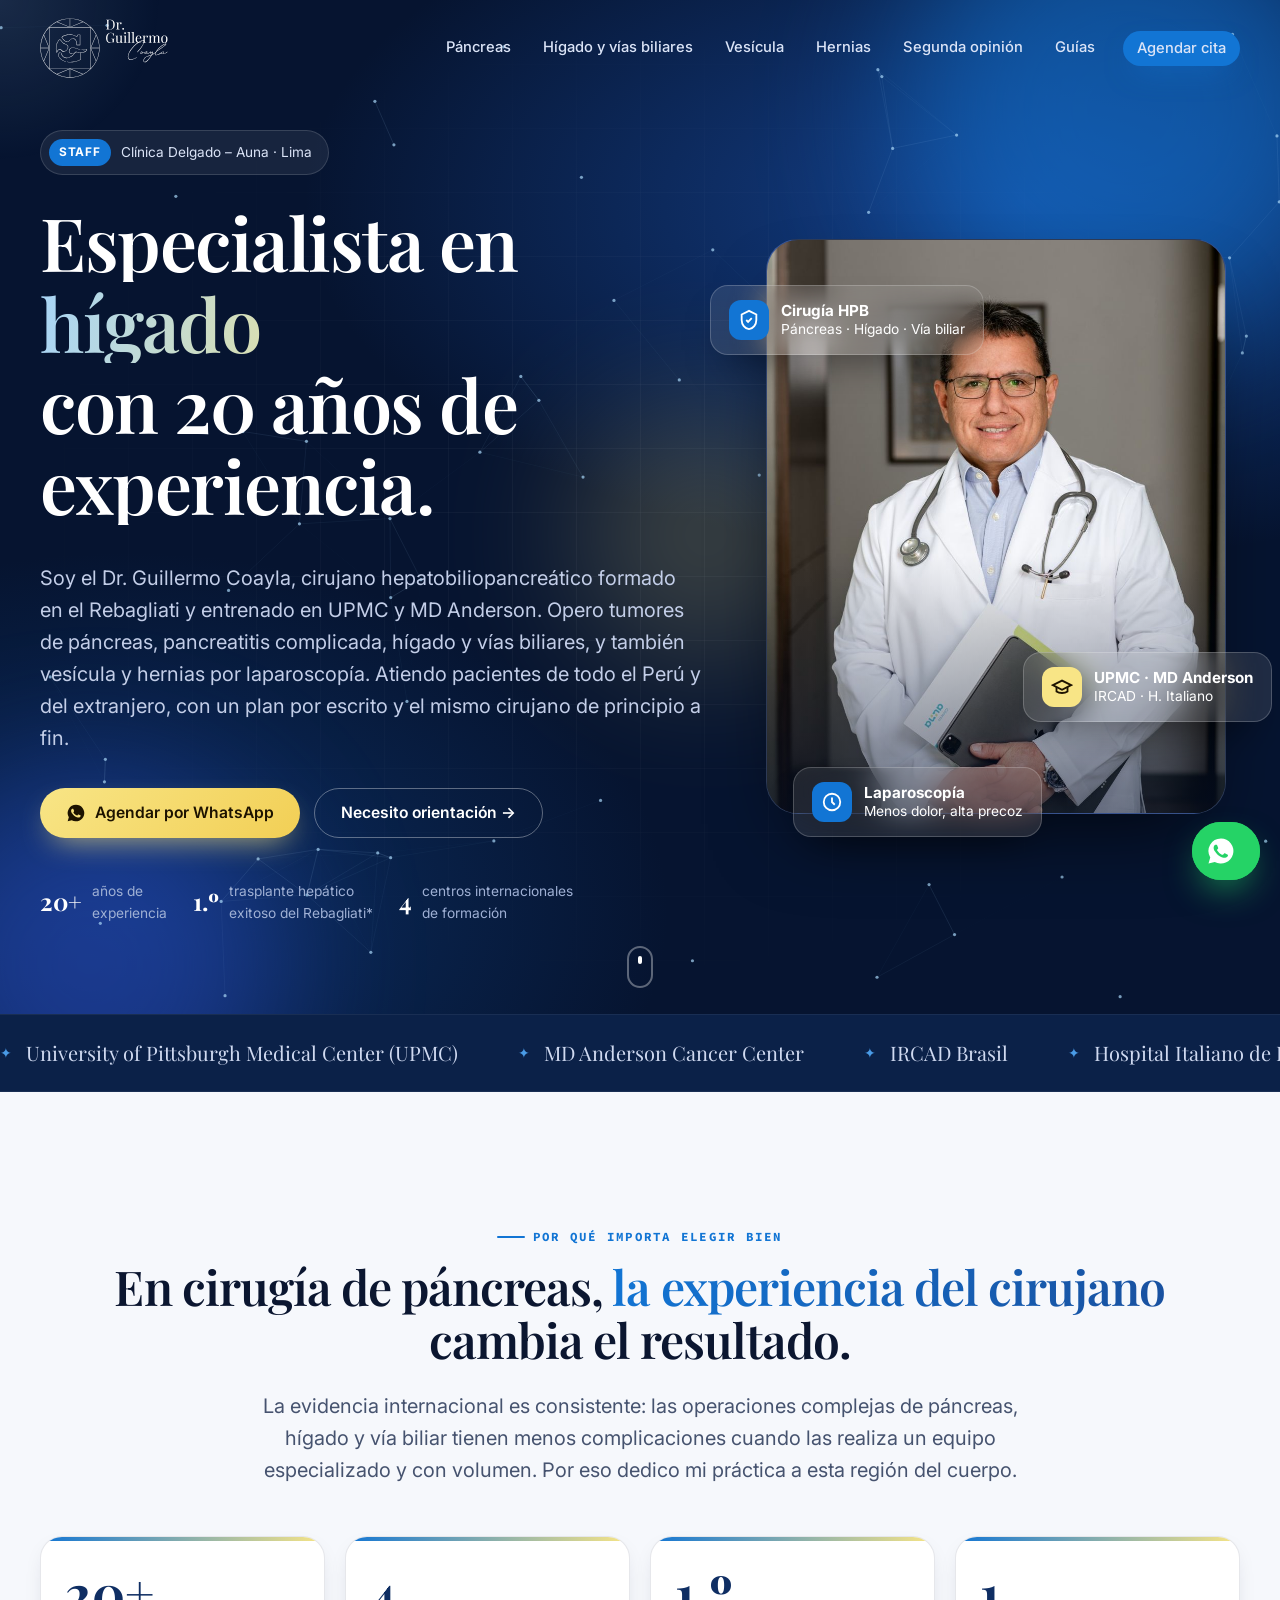
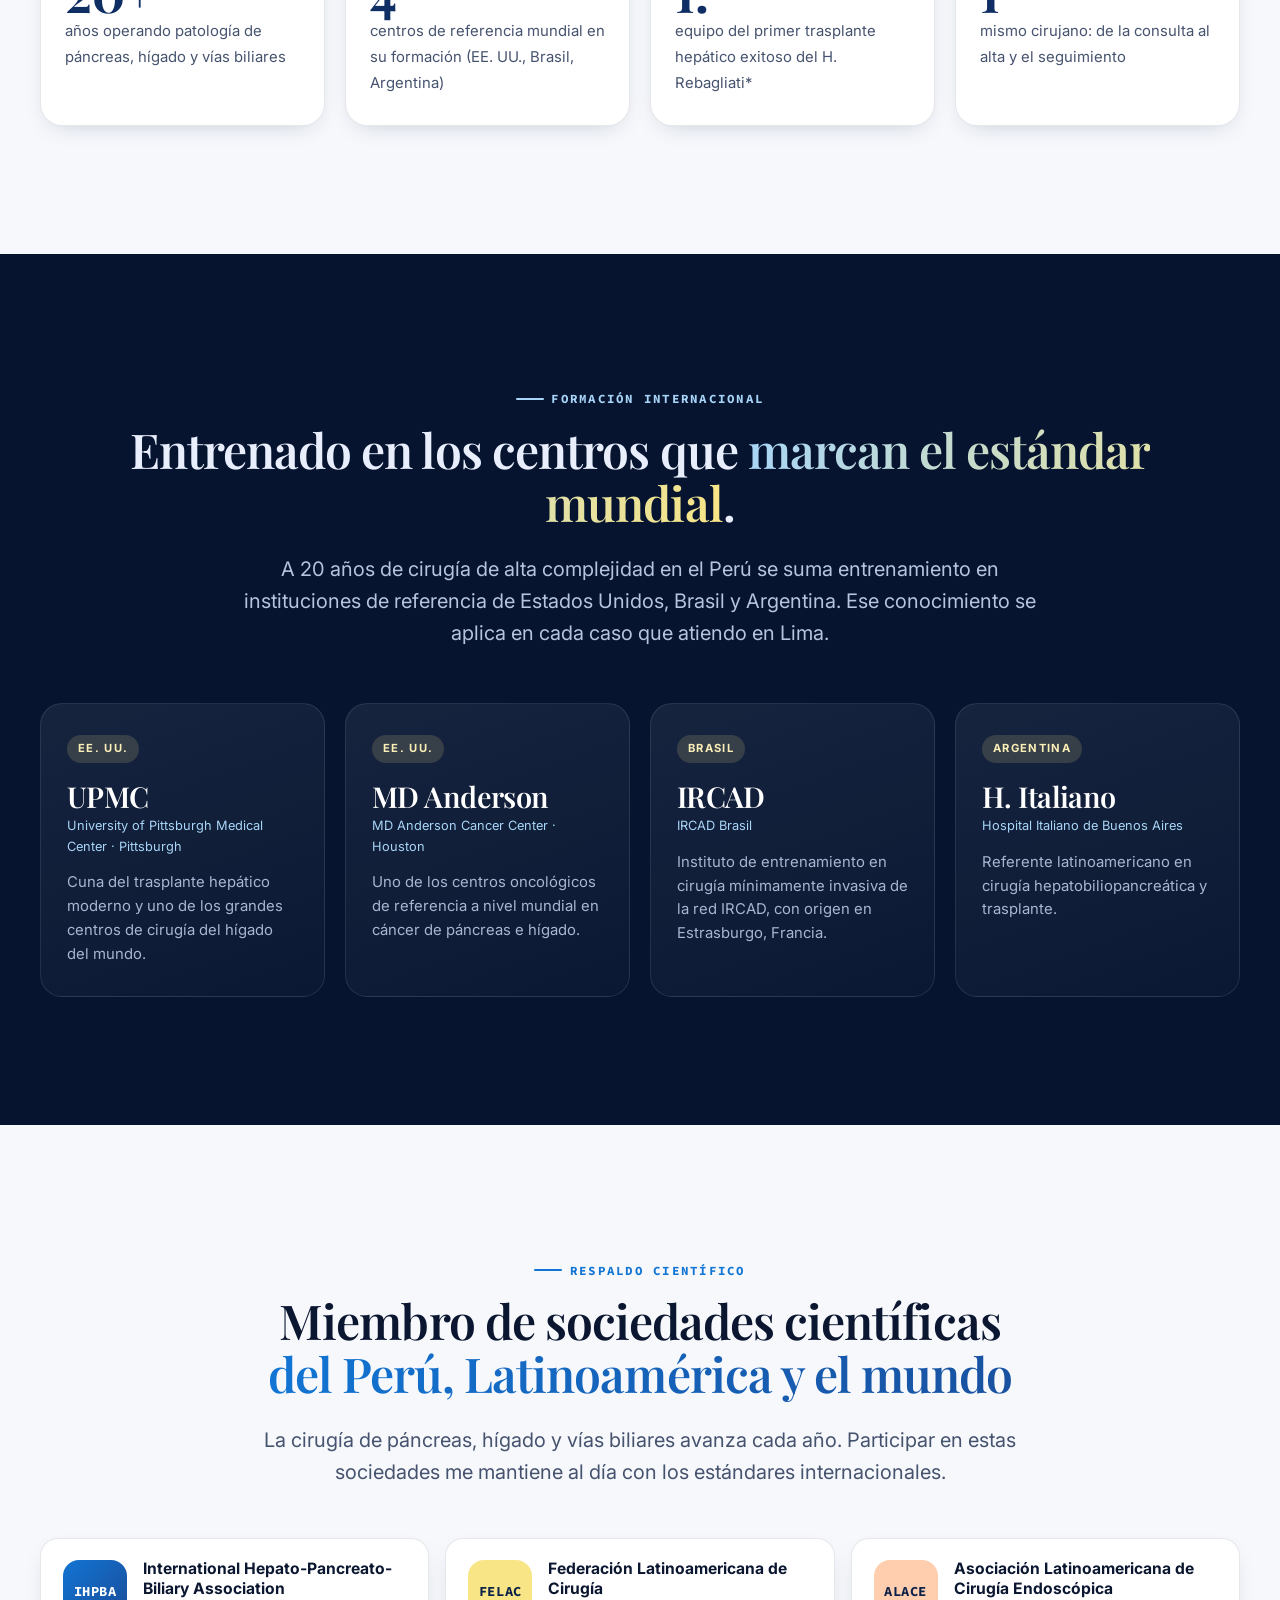
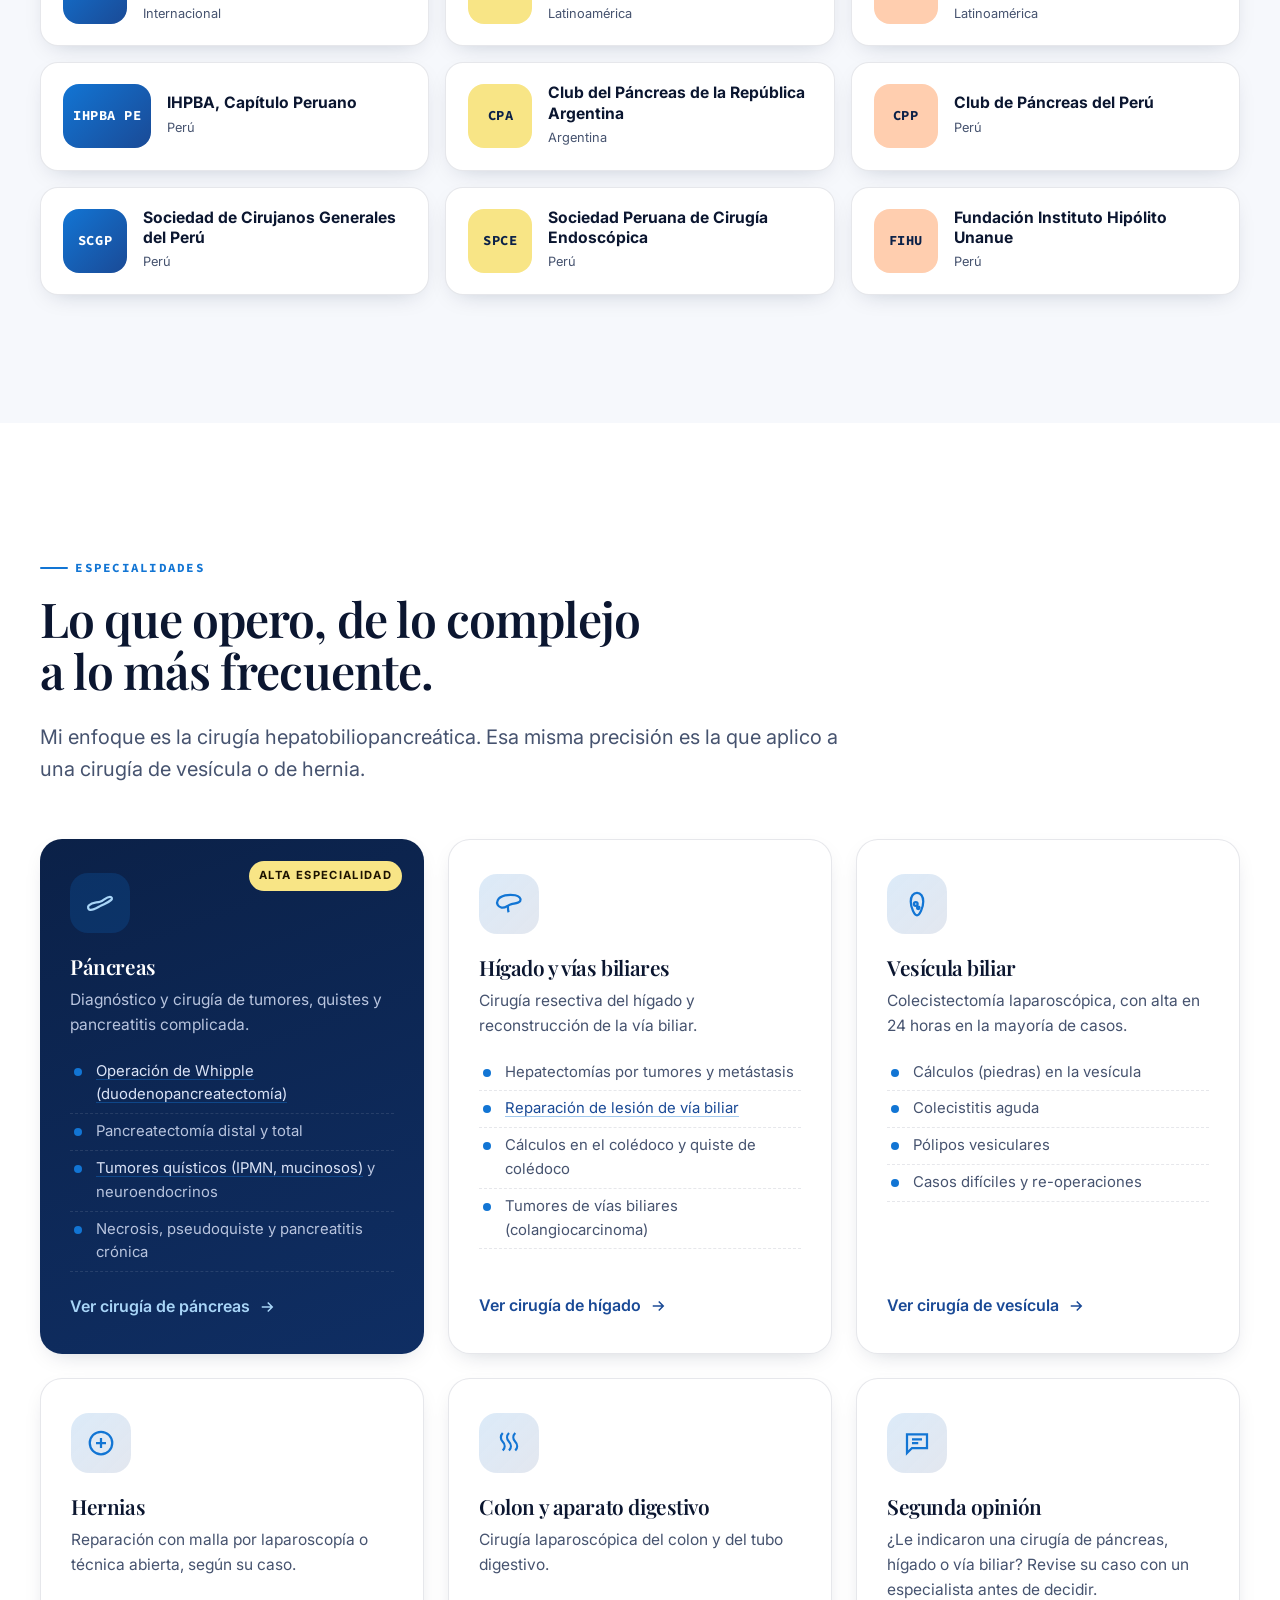
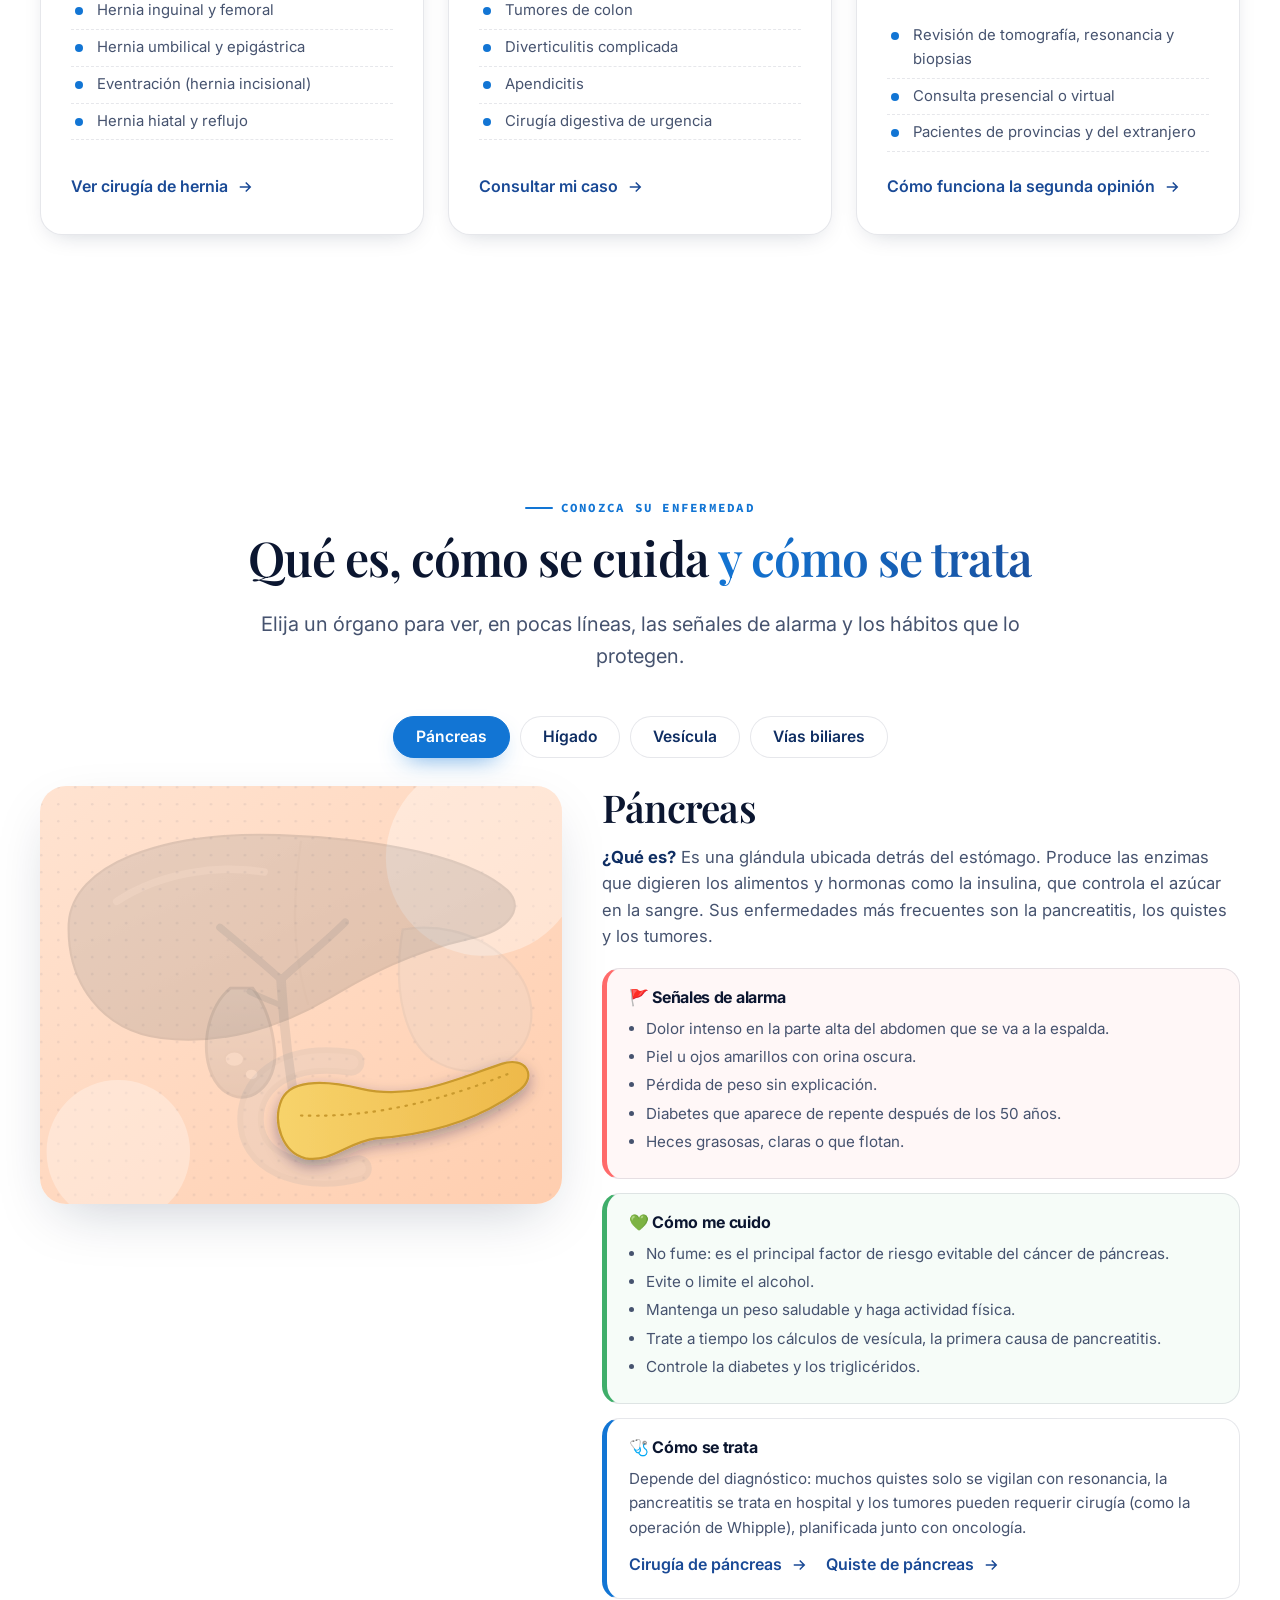
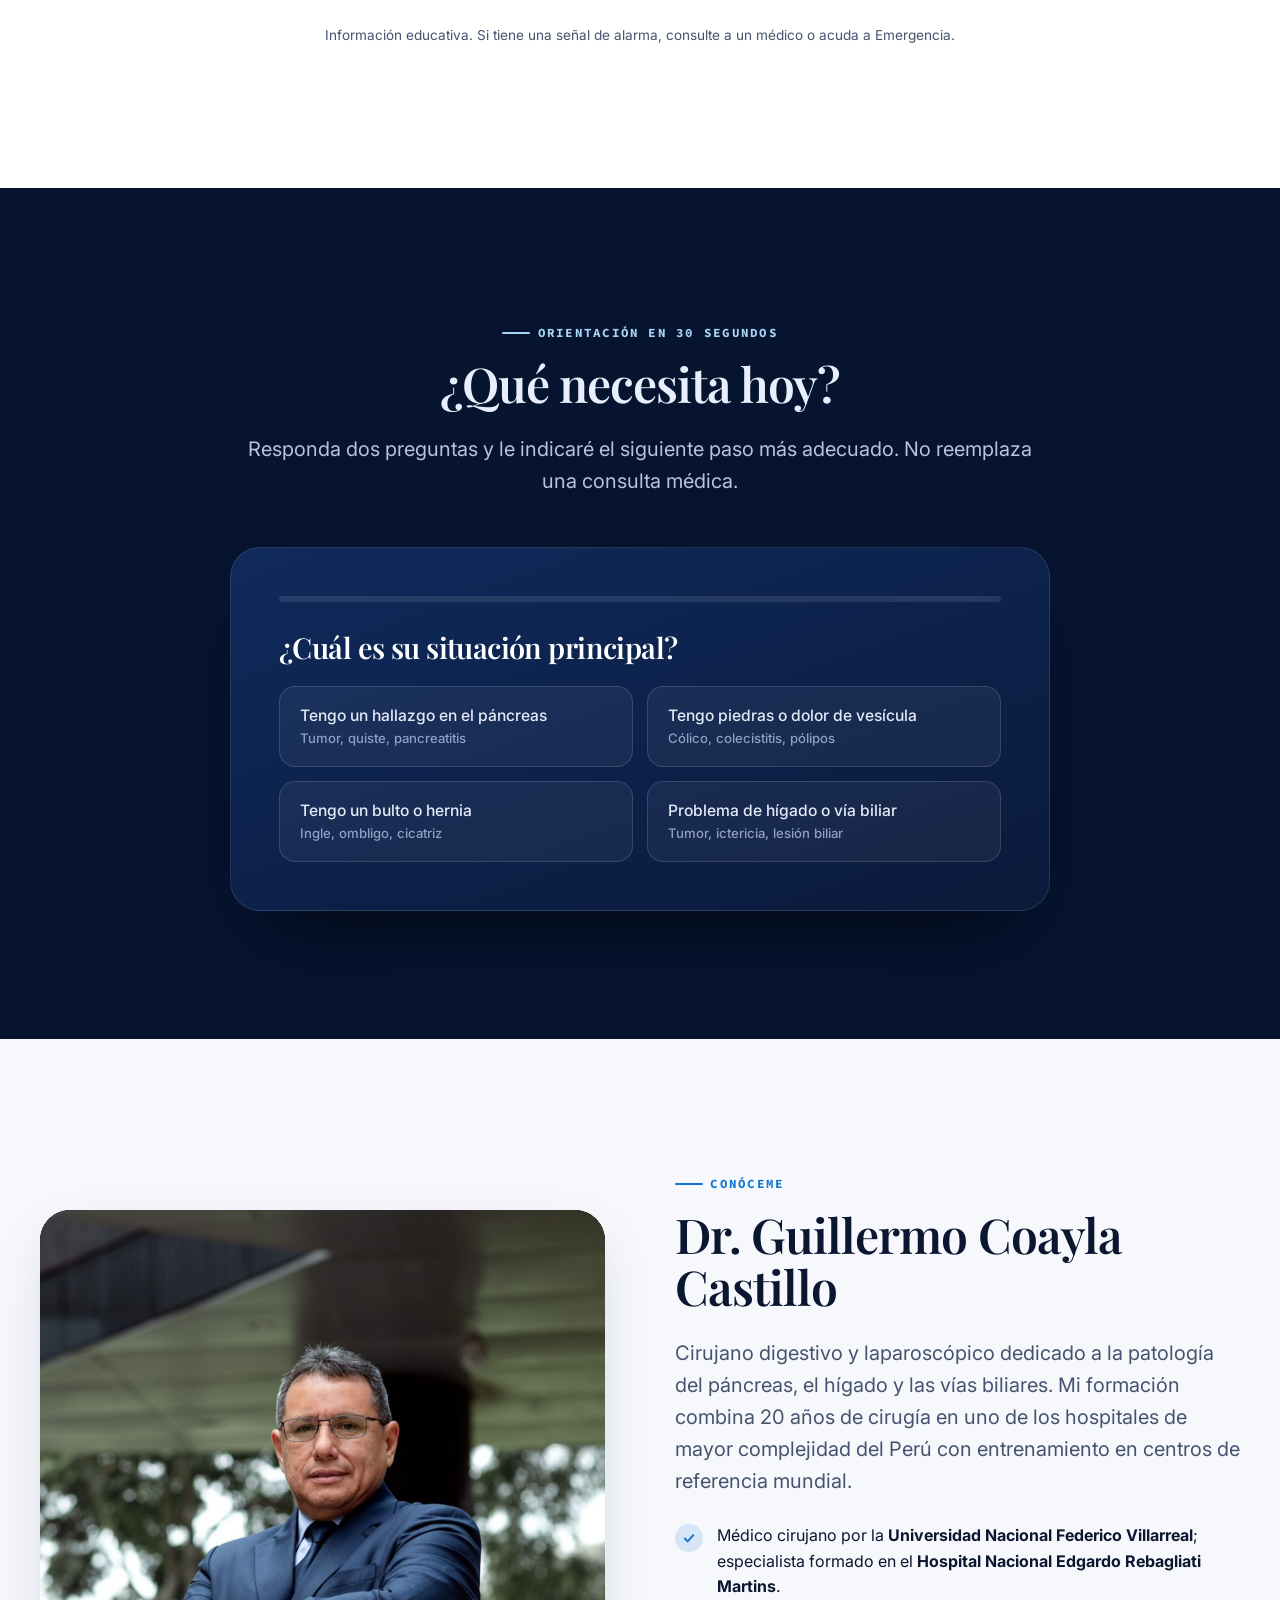
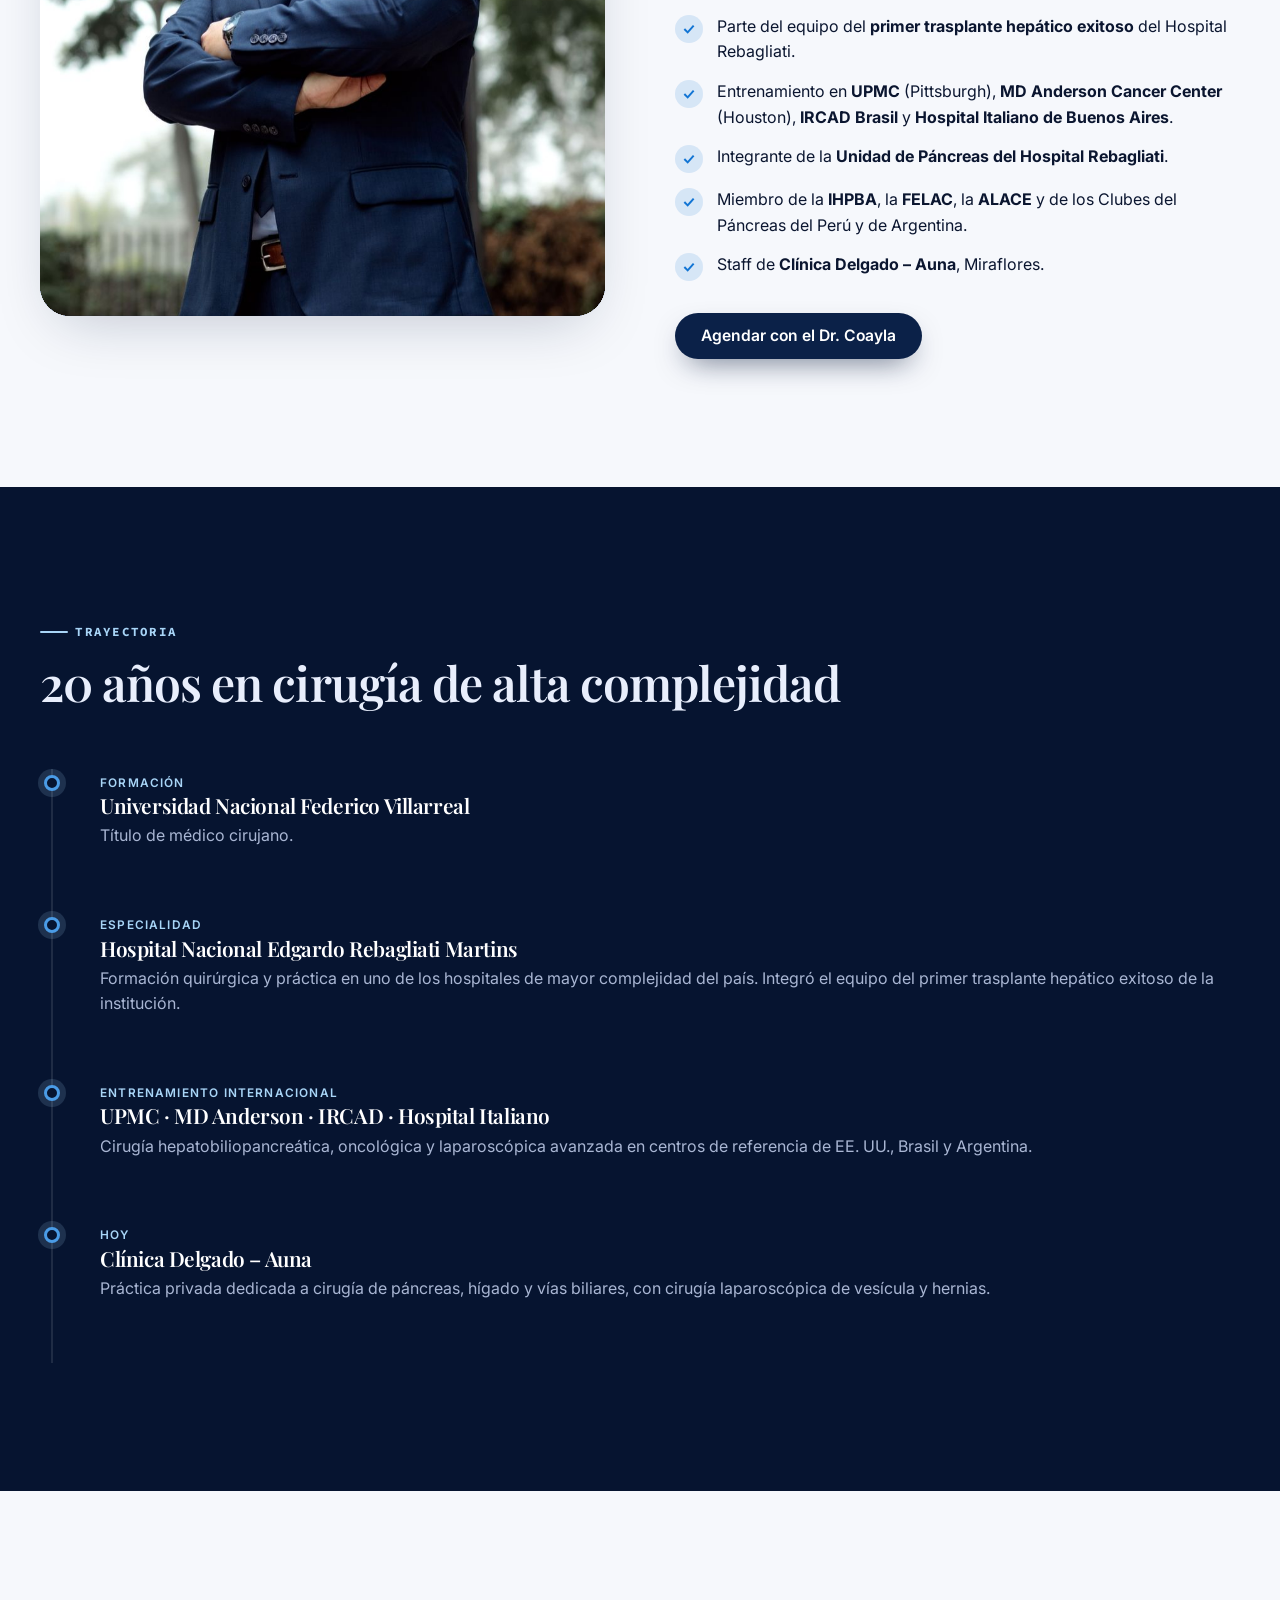
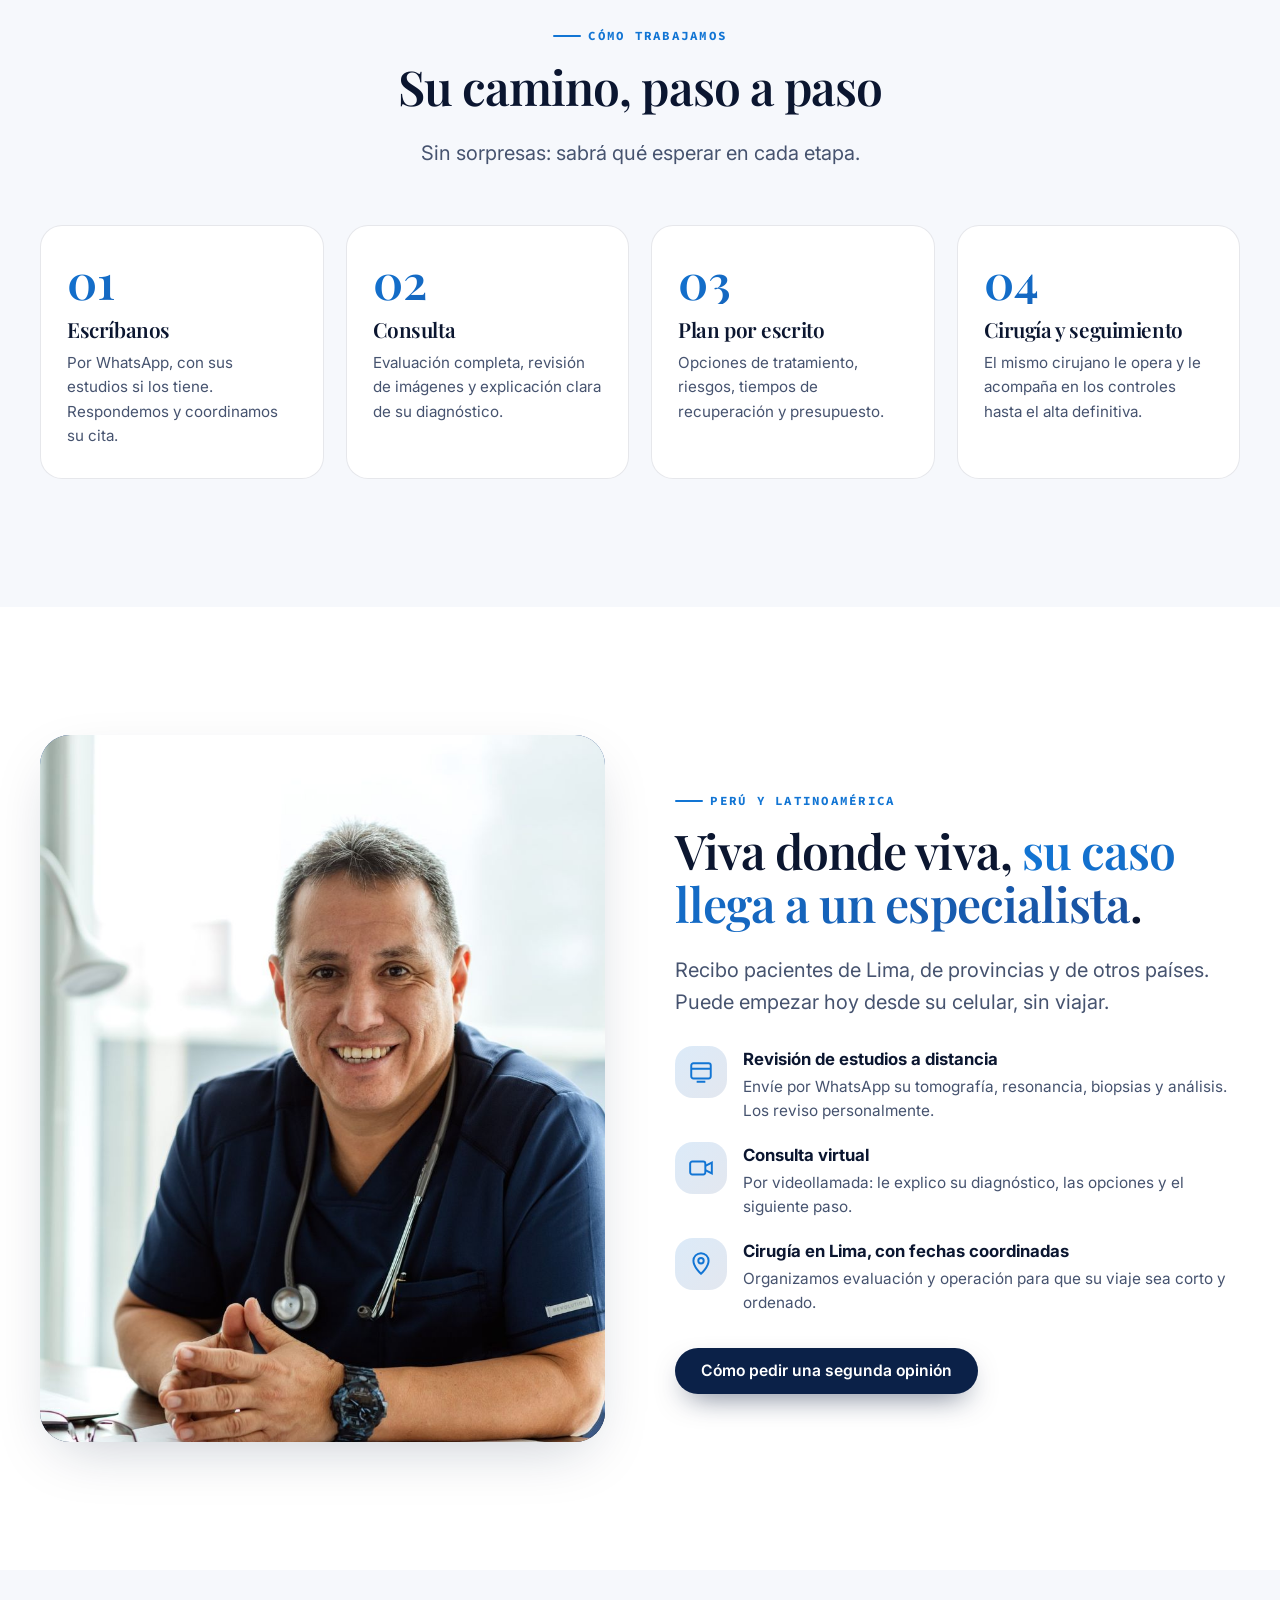
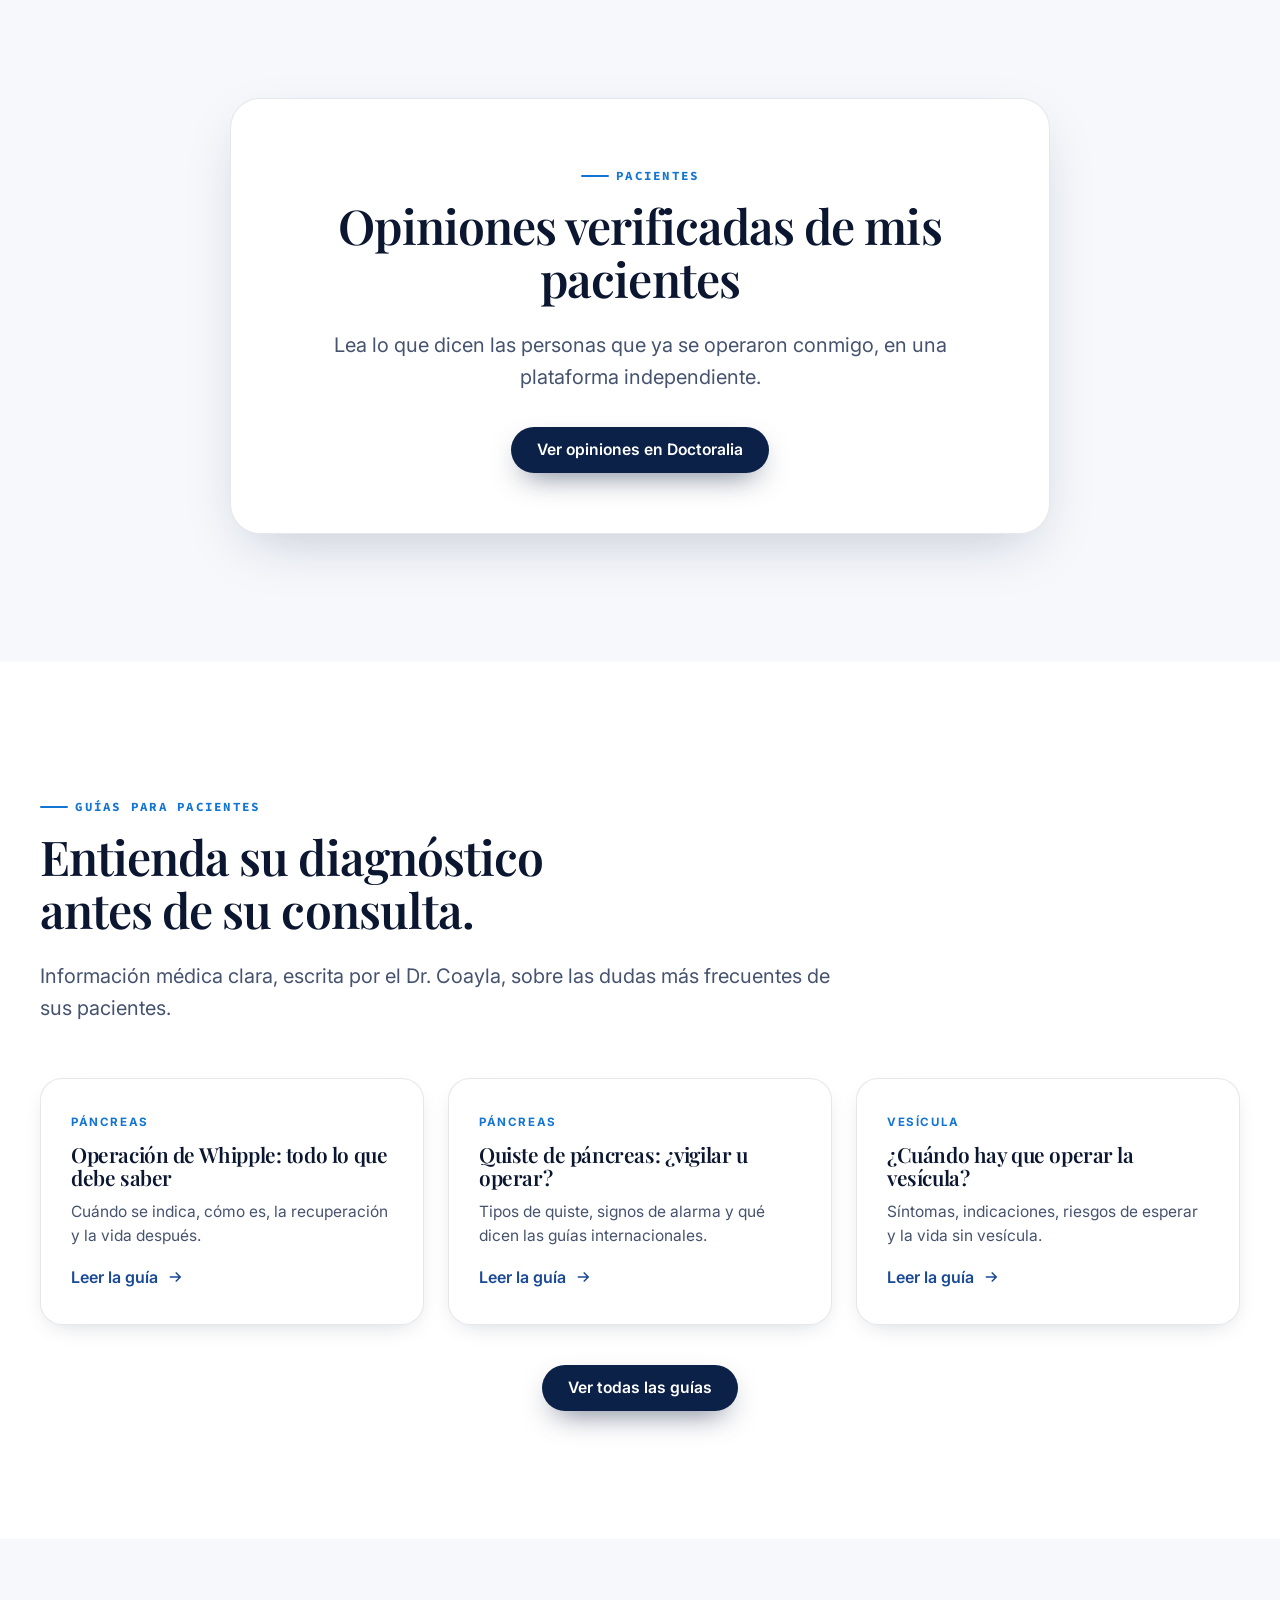
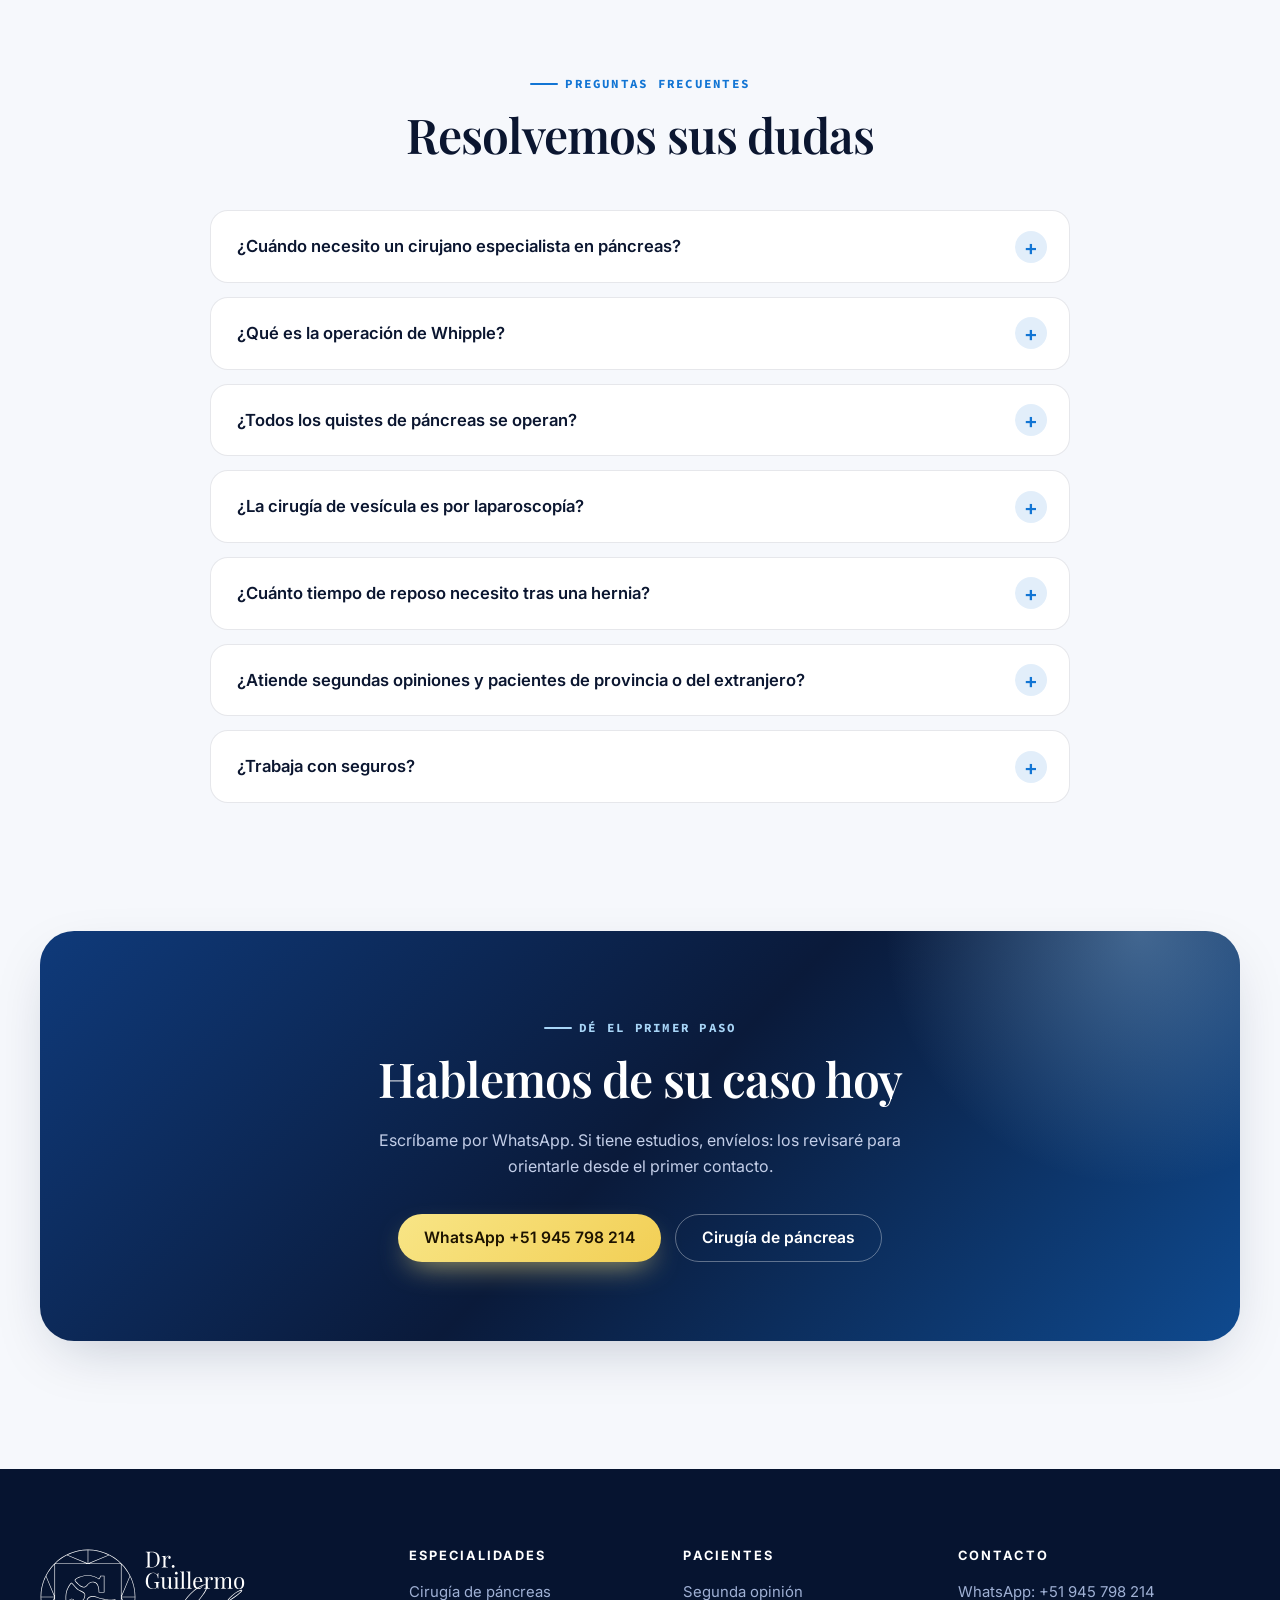
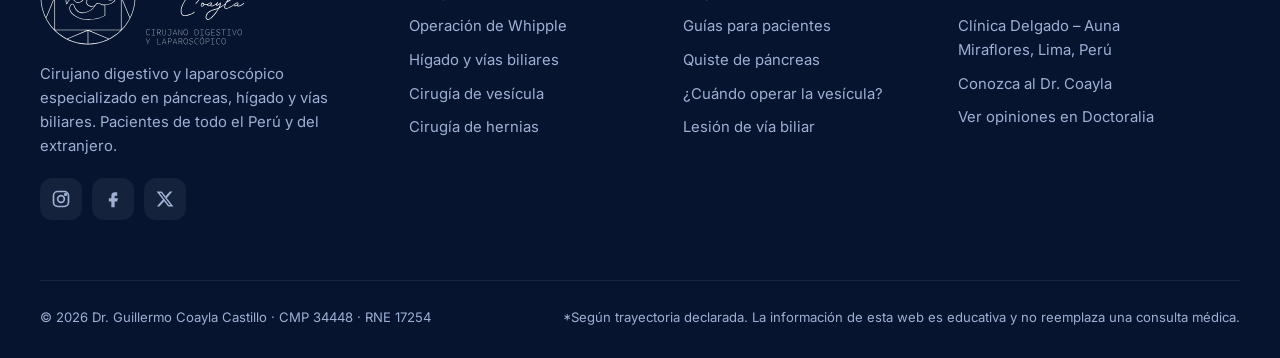
<file: index.html>
<!doctype html>
<html lang="es-PE">
<head>
  <meta charset="utf-8">
  <meta name="viewport" content="width=device-width, initial-scale=1">
  <title>Dr. Guillermo Coayla | Cirujano de Páncreas, Hígado y Vías Biliares en Lima, Perú</title>
  <meta name="description" content="Cirujano hepatobiliopancreático en Lima con 20 años de experiencia y formación en UPMC y MD Anderson. Cirugía de páncreas (Whipple), hígado, vías biliares, vesícula y hernias. Pacientes de todo el Perú y del extranjero.">
  <meta name="robots" content="index, follow, max-image-preview:large">
  <link rel="canonical" href="https://www.drcoayla.net/">
  <meta property="og:type" content="website">
  <meta property="og:site_name" content="Dr. Guillermo Coayla">
  <meta property="og:title" content="Dr. Guillermo Coayla | Cirujano de Páncreas, Hígado y Vías Biliares en Lima, Perú">
  <meta property="og:description" content="Cirujano hepatobiliopancreático en Lima con 20 años de experiencia y formación en UPMC y MD Anderson. Cirugía de páncreas (Whipple), hígado, vías biliares, vesícula y hernias. Pacientes de todo el Perú y del extranjero.">
  <meta property="og:url" content="https://www.drcoayla.net/">
  <meta property="og:image" content="https://www.drcoayla.net/assets/og-image.jpg">
  <meta property="og:image:width" content="1200">
  <meta property="og:image:height" content="630">
  <meta property="og:locale" content="es_PE">
  <meta name="twitter:card" content="summary_large_image">
  <meta name="twitter:site" content="@DrCoayla">
  <meta name="theme-color" content="#050d1f">
  <link rel="icon" href="/assets/favicon.svg" type="image/svg+xml">
  <link rel="preconnect" href="https://fonts.googleapis.com">
  <link rel="preconnect" href="https://fonts.gstatic.com" crossorigin>
  <link href="https://fonts.googleapis.com/css2?family=Playfair+Display:wght@500;600;700&family=Source+Code+Pro:wght@400;600;700&family=Inter:wght@400;500;600;700&display=swap" rel="stylesheet">
  <link rel="stylesheet" href="/assets/styles.css">
  <script type="application/ld+json">
{
 "@context": "https://schema.org",
 "@graph": [
  {
   "@type": "WebSite",
   "@id": "https://www.drcoayla.net/#website",
   "url": "https://www.drcoayla.net/",
   "name": "Dr. Guillermo Coayla",
   "inLanguage": "es-PE",
   "publisher": {
    "@id": "https://www.drcoayla.net/#doctor"
   }
  },
  {
   "@type": "Physician",
   "@id": "https://www.drcoayla.net/#doctor",
   "name": "Dr. Guillermo Coayla Castillo",
   "description": "Cirujano digestivo y laparoscópico especializado en cirugía de páncreas, hígado y vías biliares (cirugía hepatobiliopancreática) en Lima, Perú.",
   "url": "https://www.drcoayla.net/",
   "image": [
    "https://www.drcoayla.net/assets/dr-coayla.jpg",
    "https://www.drcoayla.net/assets/dr-coayla-traje.jpg"
   ],
   "telephone": "+51945798214",
   "medicalSpecialty": [
    "Surgical",
    "Gastroenterologic",
    "Oncologic"
   ],
   "knowsAbout": [
    "Cirugía de páncreas",
    "Operación de Whipple",
    "Pancreatectomía distal",
    "Quistes de páncreas",
    "Pancreatitis",
    "Cirugía hepática",
    "Hepatectomía",
    "Quiste hidatídico",
    "Lesión de vía biliar",
    "Colecistectomía laparoscópica",
    "Hernioplastía laparoscópica"
   ],
   "alumniOf": [
    {
     "@type": "CollegeOrUniversity",
     "name": "Universidad Nacional Federico Villarreal"
    },
    {
     "@type": "Hospital",
     "name": "Hospital Nacional Edgardo Rebagliati Martins"
    },
    {
     "@type": "Hospital",
     "name": "University of Pittsburgh Medical Center"
    },
    {
     "@type": "Hospital",
     "name": "MD Anderson Cancer Center"
    },
    {
     "@type": "Hospital",
     "name": "Hospital Italiano de Buenos Aires"
    },
    {
     "@type": "EducationalOrganization",
     "name": "IRCAD Brasil"
    }
   ],
   "hospitalAffiliation": {
    "@type": "Hospital",
    "name": "Clínica Delgado – Auna",
    "address": {
     "@type": "PostalAddress",
     "addressLocality": "Miraflores",
     "addressRegion": "Lima",
     "addressCountry": "PE"
    }
   },
   "address": {
    "@type": "PostalAddress",
    "addressLocality": "Miraflores",
    "addressRegion": "Lima",
    "addressCountry": "PE"
   },
   "areaServed": [
    {
     "@type": "Country",
     "name": "Perú"
    },
    {
     "@type": "Place",
     "name": "Latinoamérica"
    }
   ],
   "availableService": [
    {
     "@type": "MedicalProcedure",
     "name": "Cirugía de páncreas",
     "url": "https://www.drcoayla.net/pancreas"
    },
    {
     "@type": "MedicalProcedure",
     "name": "Operación de Whipple",
     "url": "https://www.drcoayla.net/operacion-whipple"
    },
    {
     "@type": "MedicalProcedure",
     "name": "Cirugía de hígado y vías biliares",
     "url": "https://www.drcoayla.net/higado-vias-biliares"
    },
    {
     "@type": "MedicalProcedure",
     "name": "Colecistectomía laparoscópica",
     "url": "https://www.drcoayla.net/vesicula"
    },
    {
     "@type": "MedicalProcedure",
     "name": "Cirugía de hernias",
     "url": "https://www.drcoayla.net/hernias"
    }
   ],
   "sameAs": [
    "https://www.instagram.com/drcoayla/",
    "https://twitter.com/drcoayla",
    "https://www.facebook.com/DrGuillermoCoayla/",
    "https://www.doctoralia.pe/guillermo-coayla-castillo/cirujano-general/lima"
   ],
   "logo": "https://www.drcoayla.net/assets/logo-color.svg",
   "identifier": [
    {
     "@type": "PropertyValue",
     "propertyID": "CMP",
     "name": "Colegio Médico del Perú",
     "value": "34448"
    },
    {
     "@type": "PropertyValue",
     "propertyID": "RNE",
     "name": "Registro Nacional de Especialistas",
     "value": "17254"
    }
   ],
   "memberOf": [
    {
     "@type": "MedicalOrganization",
     "name": "International Hepato-Pancreato-Biliary Association"
    },
    {
     "@type": "MedicalOrganization",
     "name": "Federación Latinoamericana de Cirugía"
    },
    {
     "@type": "MedicalOrganization",
     "name": "Asociación Latinoamericana de Cirugía Endoscópica"
    },
    {
     "@type": "MedicalOrganization",
     "name": "IHPBA, Capítulo Peruano"
    },
    {
     "@type": "MedicalOrganization",
     "name": "Club del Páncreas de la República Argentina"
    },
    {
     "@type": "MedicalOrganization",
     "name": "Club de Páncreas del Perú"
    },
    {
     "@type": "MedicalOrganization",
     "name": "Sociedad de Cirujanos Generales del Perú"
    },
    {
     "@type": "MedicalOrganization",
     "name": "Sociedad Peruana de Cirugía Endoscópica"
    },
    {
     "@type": "MedicalOrganization",
     "name": "Fundación Instituto Hipólito Unanue"
    }
   ]
  },
  {
   "@type": "FAQPage",
   "mainEntity": [
    {
     "@type": "Question",
     "name": "¿Cuándo necesito un cirujano especialista en páncreas?",
     "acceptedAnswer": {
      "@type": "Answer",
      "text": "Cuando una tomografía o resonancia muestra un tumor o quiste en el páncreas, ante una pancreatitis complicada (necrosis, colecciones, pseudoquistes) o una pancreatitis crónica con dolor que no cede. La cirugía pancreática obtiene mejores resultados en manos de cirujanos con experiencia específica."
     }
    },
    {
     "@type": "Question",
     "name": "¿Qué es la operación de Whipple?",
     "acceptedAnswer": {
      "@type": "Answer",
      "text": "Es la cirugía que extirpa la cabeza del páncreas, el duodeno, la vesícula y la parte final del conducto biliar, y reconstruye el tránsito digestivo. Es el tratamiento con intención curativa de los tumores de la cabeza del páncreas y de la región periampular. Lea la guía completa."
     }
    },
    {
     "@type": "Question",
     "name": "¿Todos los quistes de páncreas se operan?",
     "acceptedAnswer": {
      "@type": "Answer",
      "text": "No. Muchos quistes son benignos y solo requieren vigilancia con imágenes. Otros, según su tipo, tamaño y características, sí deben operarse. Por eso es clave que los evalúe un especialista."
     }
    },
    {
     "@type": "Question",
     "name": "¿La cirugía de vesícula es por laparoscopía?",
     "acceptedAnswer": {
      "@type": "Answer",
      "text": "Sí. La gran mayoría se realiza por laparoscopía, con pequeñas incisiones, menos dolor y alta generalmente en 24 horas."
     }
    },
    {
     "@type": "Question",
     "name": "¿Cuánto tiempo de reposo necesito tras una hernia?",
     "acceptedAnswer": {
      "@type": "Answer",
      "text": "Depende de la técnica y del tipo de hernia. Tras una reparación laparoscópica, muchas personas retoman actividades ligeras en pocos días. Le daré indicaciones personalizadas."
     }
    },
    {
     "@type": "Question",
     "name": "¿Atiende segundas opiniones y pacientes de provincia o del extranjero?",
     "acceptedAnswer": {
      "@type": "Answer",
      "text": "Sí. Puede enviar sus informes e imágenes por WhatsApp para una revisión inicial y coordinar una consulta presencial o virtual. Vea cómo funciona."
     }
    },
    {
     "@type": "Question",
     "name": "¿Trabaja con seguros?",
     "acceptedAnswer": {
      "@type": "Answer",
      "text": "Atiendo en Clínica Delgado – Auna. Escríbanos con el nombre de su aseguradora y le confirmamos la cobertura."
     }
    }
   ]
  }
 ]
}
  </script>
</head>
<body>
<a class="skip" href="#main">Saltar al contenido</a>
<div class="scroll-progress" aria-hidden="true"></div>

<header class="header">
  <div class="container header__inner">
    <a href="/" class="brand" aria-label="Dr. Guillermo Coayla, inicio">
      <img class="brand__logo" src="/assets/logo-header.svg" alt="Dr. Guillermo Coayla" width="117" height="54">
    </a>
    <button class="nav-toggle" aria-label="Abrir menú" aria-expanded="false"><span></span></button>
    <nav class="nav" aria-label="Principal">
      <a href="/pancreas">Páncreas</a>
      <a href="/higado-vias-biliares">Hígado y vías biliares</a>
      <a href="/vesicula">Vesícula</a>
      <a href="/hernias">Hernias</a>
      <a href="/segunda-opinion">Segunda opinión</a>
      <a href="/guias">Guías</a>
      <a class="btn btn--sm" data-magnetic data-wa="Hola Dr. Coayla, quisiera agendar una consulta.">Agendar cita</a>
    </nav>
  </div>
</header>

<main id="main">
<!-- ================= HERO ================= -->
<section class="hero">
  <div class="hero__blobs" aria-hidden="true"><div class="blob blob--1"></div><div class="blob blob--2"></div><div class="blob blob--3"></div></div>
  <div class="hero__grid-bg" aria-hidden="true"></div>
  <canvas id="particles" aria-hidden="true"></canvas>

  <div class="container hero__inner">
    <div>
      <div class="hero__badge"><b>STAFF</b> Clínica Delgado – Auna · Lima</div>
      <h1>
        <span class="line"><span>Especialista en</span></span>
        <span class="line"><span class="rotator" aria-live="polite">
          <span class="grad-text">páncreas</span><span class="grad-text">hígado</span><span class="grad-text">vías biliares</span><span class="grad-text">vesícula</span>
        </span></span>
        <span class="line"><span>con 20 años de experiencia.</span></span>
      </h1>
      <p class="lead">Soy el Dr. Guillermo Coayla, cirujano hepatobiliopancreático formado en el Rebagliati y entrenado en UPMC y MD Anderson. Opero tumores de páncreas, pancreatitis complicada, hígado y vías biliares, y también vesícula y hernias por laparoscopía. Atiendo pacientes de todo el Perú y del extranjero, con un plan por escrito y el mismo cirujano de principio a fin.</p>
      <div class="hero__ctas">
        <a class="btn btn--gold" data-magnetic data-wa="Hola Dr. Coayla, quisiera agendar una consulta.">
          <svg viewBox="0 0 24 24" fill="currentColor" aria-hidden="true"><path d="M12 2a10 10 0 0 0-8.6 15.1L2 22l5-1.3A10 10 0 1 0 12 2Zm5.3 14.2c-.2.6-1.3 1.2-1.8 1.2-.5.1-1 .2-3.4-.7-2.9-1.1-4.7-4.1-4.8-4.3-.1-.2-1.2-1.5-1.2-2.9s.7-2 1-2.3c.2-.3.5-.3.7-.3h.5c.2 0 .4 0 .6.5l.8 2c.1.2.1.4 0 .5l-.3.5-.4.4c-.1.2-.3.3-.1.6.2.3.8 1.3 1.7 2.1 1.1 1 2.1 1.3 2.4 1.5.3.1.5.1.6-.1l.9-1c.2-.3.4-.2.6-.1l1.9.9c.3.1.5.2.5.3.1.2.1.7-.1 1.2Z"/></svg>
          Agendar por WhatsApp
        </a>
        <a class="btn btn--ghost" href="#orientacion" data-magnetic>Necesito orientación →</a>
      </div>
      <div class="hero__trust">
        <div><strong data-count="20" data-suffix="+">20+</strong> años de<br>experiencia</div>
        <div><strong>1.º</strong> trasplante hepático<br>exitoso del Rebagliati*</div>
        <div><strong data-count="4">4</strong> centros internacionales<br>de formación</div>
      </div>
    </div>

    <div class="hero__visual" aria-hidden="true">
      <div class="portrait">
        <img src="/assets/dr-coayla.jpg" alt="Dr. Guillermo Coayla, cirujano de páncreas, hígado y vías biliares" width="900" height="1349" fetchpriority="high" data-fallback>
        <div class="portrait__fallback">
          <svg class="organ-svg" viewBox="0 0 400 400">
            <defs><linearGradient id="g1" x1="0" x2="1"><stop offset="0" stop-color="#A8D5F7"/><stop offset="1" stop-color="#F8E586"/></linearGradient></defs>
            <!-- hígado estilizado -->
            <path class="draw" stroke="url(#g1)" d="M40 150c30-60 150-80 230-60 50 12 80 40 70 70-10 30-60 30-100 40-50 12-80 50-130 40-50-10-90-40-70-90Z"/>
            <!-- vía biliar -->
            <path class="draw" stroke="#A8D5F7" style="animation-delay:1.2s" d="M180 205c5 30 0 55 10 80 6 16 20 22 30 36"/>
            <!-- vesícula -->
            <path class="draw" stroke="#FFCEAF" style="animation-delay:1.6s" d="M175 215c-25 10-40 40-25 55 15 14 35-5 35-25"/>
            <!-- páncreas -->
            <path class="draw" stroke="url(#g1)" style="animation-delay:2s" d="M215 320c30-12 60-6 90-18 25-10 45-28 60-30 12-2 18 10 8 20-20 18-50 26-80 36-30 10-55 20-80 14-10-3-8-18 2-22Z"/>
          </svg>
          <div style="position:absolute;bottom:22%;left:0;right:0"><span>GC</span><small>Cirugía hepatobiliopancreática</small></div>
        </div>
      </div>
      <div class="float-card float-card--1">
        <span class="ic"><svg viewBox="0 0 24 24" fill="none" stroke="currentColor" stroke-width="2"><path d="M12 2 4 6v6c0 5 3.4 9.4 8 10 4.6-.6 8-5 8-10V6l-8-4Z"/><path d="m9 12 2 2 4-4"/></svg></span>
        <div><strong>Cirugía HPB</strong>Páncreas · Hígado · Vía biliar</div>
      </div>
      <div class="float-card float-card--2">
        <span class="ic"><svg viewBox="0 0 24 24" fill="none" stroke="currentColor" stroke-width="2"><path d="M22 10 12 5 2 10l10 5 10-5Z"/><path d="M6 12v5c3 2 9 2 12 0v-5"/></svg></span>
        <div><strong>UPMC · MD Anderson</strong>IRCAD · H. Italiano</div>
      </div>
      <div class="float-card float-card--3">
        <span class="ic"><svg viewBox="0 0 24 24" fill="none" stroke="currentColor" stroke-width="2"><circle cx="12" cy="12" r="9"/><path d="M12 7v5l3 3"/></svg></span>
        <div><strong>Laparoscopía</strong>Menos dolor, alta precoz</div>
      </div>
    </div>
  </div>
  <div class="scroll-cue" aria-hidden="true"></div>
</section>

<!-- ================= MARQUEE ================= -->
<div class="marquee" aria-label="Formación y experiencia">
  <div class="marquee__track">
    <span class="marquee__item">University of Pittsburgh Medical Center (UPMC)</span>
    <span class="marquee__item">MD Anderson Cancer Center</span>
    <span class="marquee__item">IRCAD Brasil</span>
    <span class="marquee__item">Hospital Italiano de Buenos Aires</span>
    <span class="marquee__item">Hospital Nacional Edgardo Rebagliati Martins</span>
    <span class="marquee__item">Universidad Nacional Federico Villarreal</span>
    <span class="marquee__item">Clínica Delgado – Auna</span>
    <span class="marquee__item" aria-hidden="true">University of Pittsburgh Medical Center (UPMC)</span>
    <span class="marquee__item" aria-hidden="true">MD Anderson Cancer Center</span>
    <span class="marquee__item" aria-hidden="true">IRCAD Brasil</span>
    <span class="marquee__item" aria-hidden="true">Hospital Italiano de Buenos Aires</span>
    <span class="marquee__item" aria-hidden="true">Hospital Nacional Edgardo Rebagliati Martins</span>
    <span class="marquee__item" aria-hidden="true">Universidad Nacional Federico Villarreal</span>
    <span class="marquee__item" aria-hidden="true">Clínica Delgado – Auna</span>
  </div>
</div>

<!-- ================= POR QUÉ UN ESPECIALISTA ================= -->
<section class="section">
  <div class="container">
    <div class="center" data-reveal>
      <span class="eyebrow">Por qué importa elegir bien</span>
      <h2>En cirugía de páncreas, <span class="grad-text">la experiencia del cirujano</span> cambia el resultado.</h2>
      <p class="lead">La evidencia internacional es consistente: las operaciones complejas de páncreas, hígado y vía biliar tienen menos complicaciones cuando las realiza un equipo especializado y con volumen. Por eso dedico mi práctica a esta región del cuerpo.</p>
    </div>
    <div class="stats">
      <div class="stat" data-delay="0"><strong data-count="20" data-suffix="+">20+</strong><span>años operando patología de páncreas, hígado y vías biliares</span></div>
      <div class="stat" data-delay="120"><strong data-count="4">4</strong><span>centros de referencia mundial en su formación (EE. UU., Brasil, Argentina)</span></div>
      <div class="stat" data-delay="240"><strong>1.º</strong><span>equipo del primer trasplante hepático exitoso del H. Rebagliati*</span></div>
      <div class="stat" data-delay="360"><strong>1</strong><span>mismo cirujano: de la consulta al alta y el seguimiento</span></div>
    </div>
  </div>
</section>

<!-- ================= FORMACIÓN INTERNACIONAL ================= -->
<section class="section section--dark" id="formacion">
  <div class="container">
    <div class="center" data-reveal>
      <span class="eyebrow">Formación internacional</span>
      <h2>Entrenado en los centros que <span class="grad-text">marcan el estándar mundial</span>.</h2>
      <p class="lead">A 20 años de cirugía de alta complejidad en el Perú se suma entrenamiento en instituciones de referencia de Estados Unidos, Brasil y Argentina. Ese conocimiento se aplica en cada caso que atiendo en Lima.</p>
    </div>
    <div class="inst-grid">
      <article class="inst" data-reveal data-delay="0"><span class="inst__flag">EE. UU.</span><h3>UPMC</h3><small>University of Pittsburgh Medical Center · Pittsburgh</small><p>Cuna del trasplante hepático moderno y uno de los grandes centros de cirugía del hígado del mundo.</p></article>
      <article class="inst" data-reveal data-delay="120"><span class="inst__flag">EE. UU.</span><h3>MD Anderson</h3><small>MD Anderson Cancer Center · Houston</small><p>Uno de los centros oncológicos de referencia a nivel mundial en cáncer de páncreas e hígado.</p></article>
      <article class="inst" data-reveal data-delay="240"><span class="inst__flag">Brasil</span><h3>IRCAD</h3><small>IRCAD Brasil</small><p>Instituto de entrenamiento en cirugía mínimamente invasiva de la red IRCAD, con origen en Estrasburgo, Francia.</p></article>
      <article class="inst" data-reveal data-delay="360"><span class="inst__flag">Argentina</span><h3>H. Italiano</h3><small>Hospital Italiano de Buenos Aires</small><p>Referente latinoamericano en cirugía hepatobiliopancreática y trasplante.</p></article>
    </div>
  </div>
</section>

<!-- ================= SOCIEDADES CIENTÍFICAS ================= -->
<section class="section" id="sociedades">
  <div class="container">
    <div class="center" data-reveal>
      <span class="eyebrow">Respaldo científico</span>
      <h2>Miembro de sociedades científicas<br><span class="grad-text">del Perú, Latinoamérica y el mundo</span></h2>
      <p class="lead">La cirugía de páncreas, hígado y vías biliares avanza cada año. Participar en estas sociedades me mantiene al día con los estándares internacionales.</p>
    </div>
    <div class="societies">
      <div class="society" data-reveal data-delay="0"><span class="society__badge">IHPBA</span><div><strong>International Hepato-Pancreato-Biliary Association</strong><small>Internacional</small></div></div>
      <div class="society" data-reveal data-delay="100"><span class="society__badge">FELAC</span><div><strong>Federación Latinoamericana de Cirugía</strong><small>Latinoamérica</small></div></div>
      <div class="society" data-reveal data-delay="200"><span class="society__badge">ALACE</span><div><strong>Asociación Latinoamericana de Cirugía Endoscópica</strong><small>Latinoamérica</small></div></div>
      <div class="society" data-reveal data-delay="0"><span class="society__badge">IHPBA PE</span><div><strong>IHPBA, Capítulo Peruano</strong><small>Perú</small></div></div>
      <div class="society" data-reveal data-delay="100"><span class="society__badge">CPA</span><div><strong>Club del Páncreas de la República Argentina</strong><small>Argentina</small></div></div>
      <div class="society" data-reveal data-delay="200"><span class="society__badge">CPP</span><div><strong>Club de Páncreas del Perú</strong><small>Perú</small></div></div>
      <div class="society" data-reveal data-delay="0"><span class="society__badge">SCGP</span><div><strong>Sociedad de Cirujanos Generales del Perú</strong><small>Perú</small></div></div>
      <div class="society" data-reveal data-delay="100"><span class="society__badge">SPCE</span><div><strong>Sociedad Peruana de Cirugía Endoscópica</strong><small>Perú</small></div></div>
      <div class="society" data-reveal data-delay="200"><span class="society__badge">FIHU</span><div><strong>Fundación Instituto Hipólito Unanue</strong><small>Perú</small></div></div>
    </div>
  </div>
</section>

<!-- ================= ESPECIALIDADES ================= -->
<section class="section section--alt" id="especialidades">
  <div class="container">
    <div data-reveal>
      <span class="eyebrow">Especialidades</span>
      <h2>Lo que opero, de lo complejo<br>a lo más frecuente.</h2>
      <p class="lead">Mi enfoque es la cirugía hepatobiliopancreática. Esa misma precisión es la que aplico a una cirugía de vesícula o de hernia.</p>
    </div>
    <div class="cards">
      <article class="card card--featured" data-tilt data-reveal data-delay="0">
        <span class="tag">Alta especialidad</span>
        <div class="card__icon"><svg viewBox="0 0 24 24" fill="none" stroke="currentColor" stroke-width="1.8"><path d="M3 14c3-3 6-2 9-3s5-4 8-4c1.5 0 2 1.5 1 2.5-2 2-5 3-8 4.5S7 18 4 17.5c-1.5-.3-2-2.3-1-3.5Z"/></svg></div>
        <h3>Páncreas</h3>
        <p>Diagnóstico y cirugía de tumores, quistes y pancreatitis complicada.</p>
        <ul>
          <li><a href="/operacion-whipple">Operación de Whipple (duodenopancreatectomía)</a></li>
          <li>Pancreatectomía distal y total</li>
          <li><a href="/quiste-de-pancreas">Tumores quísticos (IPMN, mucinosos)</a> y neuroendocrinos</li>
          <li>Necrosis, pseudoquiste y pancreatitis crónica</li>
        </ul>
        <a class="card__link" href="/pancreas">Ver cirugía de páncreas <svg viewBox="0 0 24 24" fill="none" stroke="currentColor" stroke-width="2"><path d="M5 12h14M13 6l6 6-6 6"/></svg></a>
      </article>
      <article class="card" data-tilt data-reveal data-delay="120">
        <div class="card__icon"><svg viewBox="0 0 24 24" fill="none" stroke="currentColor" stroke-width="1.8"><path d="M3 9c2-4 9-5 14-4 3 .7 5 2.5 4 4.5-1 2-4.5 2-7 2.6-3 .8-5 3.4-8 2.8C3 14.3 1.7 11.5 3 9Z"/><path d="M11 13c.3 2 0 4 .7 5.6"/></svg></div>
        <h3>Hígado y vías biliares</h3>
        <p>Cirugía resectiva del hígado y reconstrucción de la vía biliar.</p>
        <ul>
          <li>Hepatectomías por tumores y metástasis</li>
          <li><a href="/lesion-de-via-biliar">Reparación de lesión de vía biliar</a></li>
          <li>Cálculos en el colédoco y quiste de colédoco</li>
          <li>Tumores de vías biliares (colangiocarcinoma)</li>
        </ul>
        <a class="card__link" href="/higado-vias-biliares">Ver cirugía de hígado <svg viewBox="0 0 24 24" fill="none" stroke="currentColor" stroke-width="2"><path d="M5 12h14M13 6l6 6-6 6"/></svg></a>
      </article>
      <article class="card" data-tilt data-reveal data-delay="240">
        <div class="card__icon"><svg viewBox="0 0 24 24" fill="none" stroke="currentColor" stroke-width="1.8"><path d="M12 3c-3 0-5 3-5 7 0 5 3 11 5 11s5-6 5-11c0-4-2-7-5-7Z"/><circle cx="11" cy="12" r="1.5"/><circle cx="13" cy="15" r="1"/></svg></div>
        <h3>Vesícula biliar</h3>
        <p>Colecistectomía laparoscópica, con alta en 24 horas en la mayoría de casos.</p>
        <ul>
          <li>Cálculos (piedras) en la vesícula</li>
          <li>Colecistitis aguda</li>
          <li>Pólipos vesiculares</li>
          <li>Casos difíciles y re-operaciones</li>
        </ul>
        <a class="card__link" href="/vesicula">Ver cirugía de vesícula <svg viewBox="0 0 24 24" fill="none" stroke="currentColor" stroke-width="2"><path d="M5 12h14M13 6l6 6-6 6"/></svg></a>
      </article>
      <article class="card" data-tilt data-reveal data-delay="0">
        <div class="card__icon"><svg viewBox="0 0 24 24" fill="none" stroke="currentColor" stroke-width="1.8"><circle cx="12" cy="12" r="9"/><path d="M8 12h8M12 8v8"/></svg></div>
        <h3>Hernias</h3>
        <p>Reparación con malla por laparoscopía o técnica abierta, según su caso.</p>
        <ul>
          <li>Hernia inguinal y femoral</li>
          <li>Hernia umbilical y epigástrica</li>
          <li>Eventración (hernia incisional)</li>
          <li>Hernia hiatal y reflujo</li>
        </ul>
        <a class="card__link" href="/hernias">Ver cirugía de hernia <svg viewBox="0 0 24 24" fill="none" stroke="currentColor" stroke-width="2"><path d="M5 12h14M13 6l6 6-6 6"/></svg></a>
      </article>
      <article class="card" data-tilt data-reveal data-delay="120">
        <div class="card__icon"><svg viewBox="0 0 24 24" fill="none" stroke="currentColor" stroke-width="1.8"><path d="M7 4c-2 2-2 5 0 7s2 5 0 7M12 4c-2 2-2 5 0 7s2 5 0 7M17 4c-2 2-2 5 0 7s2 5 0 7"/></svg></div>
        <h3>Colon y aparato digestivo</h3>
        <p>Cirugía laparoscópica del colon y del tubo digestivo.</p>
        <ul>
          <li>Tumores de colon</li>
          <li>Diverticulitis complicada</li>
          <li>Apendicitis</li>
          <li>Cirugía digestiva de urgencia</li>
        </ul>
        <a class="card__link" data-wa="Hola Dr. Coayla, quisiera una evaluación por un problema de colon o digestivo.">Consultar mi caso <svg viewBox="0 0 24 24" fill="none" stroke="currentColor" stroke-width="2"><path d="M5 12h14M13 6l6 6-6 6"/></svg></a>
      </article>
      <article class="card" data-tilt data-reveal data-delay="240">
        <div class="card__icon"><svg viewBox="0 0 24 24" fill="none" stroke="currentColor" stroke-width="1.8"><path d="M4 5h16v11H8l-4 4V5Z"/><path d="M8 9h8M8 12h5"/></svg></div>
        <h3>Segunda opinión</h3>
        <p>¿Le indicaron una cirugía de páncreas, hígado o vía biliar? Revise su caso con un especialista antes de decidir.</p>
        <ul>
          <li>Revisión de tomografía, resonancia y biopsias</li>
          <li>Consulta presencial o virtual</li>
          <li>Pacientes de provincias y del extranjero</li>
        </ul>
        <a class="card__link" href="/segunda-opinion">Cómo funciona la segunda opinión <svg viewBox="0 0 24 24" fill="none" stroke="currentColor" stroke-width="2"><path d="M5 12h14M13 6l6 6-6 6"/></svg></a>
      </article>
    </div>
  </div>
</section>

<!-- ================= CONOZCA SU ENFERMEDAD (pestañas) ================= -->
<section class="section section--alt" id="conozca">
  <div class="container">
    <div class="center" data-reveal>
      <span class="eyebrow">Conozca su enfermedad</span>
      <h2>Qué es, cómo se cuida <span class="grad-text">y cómo se trata</span></h2>
      <p class="lead">Elija un órgano para ver, en pocas líneas, las señales de alarma y los hábitos que lo protegen.</p>
    </div>
    <div class="organ-tabs" role="tablist" aria-label="Enfermedades">
      <button class="organ-tab" role="tab" id="tab-pancreas" aria-controls="panel-pancreas" aria-selected="true">Páncreas</button>
      <button class="organ-tab" role="tab" id="tab-higado" aria-controls="panel-higado" aria-selected="false" tabindex="-1">Hígado</button>
      <button class="organ-tab" role="tab" id="tab-vesicula" aria-controls="panel-vesicula" aria-selected="false" tabindex="-1">Vesícula</button>
      <button class="organ-tab" role="tab" id="tab-vias-biliares" aria-controls="panel-vias-biliares" aria-selected="false" tabindex="-1">Vías biliares</button>
    </div>
    <div class="organ-panels" data-reveal>
    <div class="organ-panel" role="tabpanel" id="panel-pancreas" aria-labelledby="tab-pancreas">
      <figure class="organ-img"><img src="/assets/ilustraciones/pancreas.svg" alt="Ilustración del páncreas, detrás del estómago y junto al duodeno" width="800" height="640" loading="lazy"></figure>
      <div class="organ-body">
        <h3>Páncreas</h3>
        <p class="organ-what"><strong>¿Qué es?</strong> Es una glándula ubicada detrás del estómago. Produce las enzimas que digieren los alimentos y hormonas como la insulina, que controla el azúcar en la sangre. Sus enfermedades más frecuentes son la pancreatitis, los quistes y los tumores.</p>
        <div class="organ-cards">
          <div class="organ-card organ-card--alarm"><h4><span aria-hidden="true">🚩</span> Señales de alarma</h4><ul><li>Dolor intenso en la parte alta del abdomen que se va a la espalda.</li><li>Piel u ojos amarillos con orina oscura.</li><li>Pérdida de peso sin explicación.</li><li>Diabetes que aparece de repente después de los 50 años.</li><li>Heces grasosas, claras o que flotan.</li></ul></div>
          <div class="organ-card organ-card--care"><h4><span aria-hidden="true">💚</span> Cómo me cuido</h4><ul><li>No fume: es el principal factor de riesgo evitable del cáncer de páncreas.</li><li>Evite o limite el alcohol.</li><li>Mantenga un peso saludable y haga actividad física.</li><li>Trate a tiempo los cálculos de vesícula, la primera causa de pancreatitis.</li><li>Controle la diabetes y los triglicéridos.</li></ul></div>
          <div class="organ-card organ-card--treat"><h4><span aria-hidden="true">🩺</span> Cómo se trata</h4><p>Depende del diagnóstico: muchos quistes solo se vigilan con resonancia, la pancreatitis se trata en hospital y los tumores pueden requerir cirugía (como la operación de Whipple), planificada junto con oncología.</p><div class="organ-links"><a class="card__link" href="/pancreas">Cirugía de páncreas <svg viewBox="0 0 24 24" fill="none" stroke="currentColor" stroke-width="2"><path d="M5 12h14M13 6l6 6-6 6"/></svg></a><a class="card__link" href="/quiste-de-pancreas">Quiste de páncreas <svg viewBox="0 0 24 24" fill="none" stroke="currentColor" stroke-width="2"><path d="M5 12h14M13 6l6 6-6 6"/></svg></a></div></div>
        </div>
      </div>
    </div>
    <div class="organ-panel" role="tabpanel" id="panel-higado" aria-labelledby="tab-higado">
      <figure class="organ-img"><img src="/assets/ilustraciones/higado.svg" alt="Ilustración del hígado" width="800" height="640" loading="lazy"></figure>
      <div class="organ-body">
        <h3>Hígado</h3>
        <p class="organ-what"><strong>¿Qué es?</strong> Es el órgano más grande del abdomen. Filtra toxinas, produce la bilis y proteínas esenciales, y almacena energía. Es el único órgano capaz de regenerarse. Puede afectarse por hígado graso, tumores, metástasis o quiste hidatídico.</p>
        <div class="organ-cards">
          <div class="organ-card organ-card--alarm"><h4><span aria-hidden="true">🚩</span> Señales de alarma</h4><ul><li>Piel u ojos amarillos.</li><li>Hinchazón del abdomen o de las piernas.</li><li>Dolor o bulto debajo de las costillas derechas.</li><li>Vómitos con sangre o heces negras: es una urgencia.</li><li>Cansancio intenso y pérdida de peso sin causa.</li></ul></div>
          <div class="organ-card organ-card--care"><h4><span aria-hidden="true">💚</span> Cómo me cuido</h4><ul><li>Limite el alcohol.</li><li>Mantenga un peso saludable: el hígado graso es cada vez más frecuente.</li><li>Vacúnese contra la hepatitis B.</li><li>No se automedique: el exceso de paracetamol, hierbas o suplementos puede dañarlo.</li><li>Lave bien las verduras y no dé vísceras crudas a los perros, para prevenir la hidatidosis.</li></ul></div>
          <div class="organ-card organ-card--treat"><h4><span aria-hidden="true">🩺</span> Cómo se trata</h4><p>Muchos hallazgos benignos solo se vigilan. Los tumores, las metástasis y el quiste hidatídico pueden requerir cirugía: se extirpa la parte enferma y el hígado sano se regenera.</p><div class="organ-links"><a class="card__link" href="/higado-vias-biliares">Cirugía de hígado <svg viewBox="0 0 24 24" fill="none" stroke="currentColor" stroke-width="2"><path d="M5 12h14M13 6l6 6-6 6"/></svg></a></div></div>
        </div>
      </div>
    </div>
    <div class="organ-panel" role="tabpanel" id="panel-vesicula" aria-labelledby="tab-vesicula">
      <figure class="organ-img"><img src="/assets/ilustraciones/vesicula.svg" alt="Ilustración de la vesícula biliar con cálculos, debajo del hígado" width="800" height="640" loading="lazy"></figure>
      <div class="organ-body">
        <h3>Vesícula</h3>
        <p class="organ-what"><strong>¿Qué es?</strong> Es una pequeña bolsa debajo del hígado que guarda la bilis y la libera al comer. Los cálculos (piedras) son muy frecuentes, sobre todo en mujeres, después de embarazos y en personas con sobrepeso.</p>
        <div class="organ-cards">
          <div class="organ-card organ-card--alarm"><h4><span aria-hidden="true">🚩</span> Señales de alarma</h4><ul><li>Dolor en la parte alta derecha del abdomen después de comer, que dura horas.</li><li>Dolor con fiebre: puede ser una colecistitis.</li><li>Piel u ojos amarillos.</li><li>Vómitos que no ceden.</li></ul></div>
          <div class="organ-card organ-card--care"><h4><span aria-hidden="true">💚</span> Cómo me cuido</h4><ul><li>Mantenga un peso saludable y evite las dietas extremas: bajar de peso muy rápido favorece los cálculos.</li><li>No se salte comidas.</li><li>Coma más fibra, frutas y verduras, y menos frituras.</li><li>Haga actividad física con regularidad.</li></ul></div>
          <div class="organ-card organ-card--treat"><h4><span aria-hidden="true">🩺</span> Cómo se trata</h4><p>Cuando los cálculos dan síntomas, el tratamiento es la colecistectomía laparoscópica: se retira la vesícula por pequeñas incisiones y la mayoría de pacientes se va de alta en unas 24 horas.</p><div class="organ-links"><a class="card__link" href="/vesicula">Cirugía de vesícula <svg viewBox="0 0 24 24" fill="none" stroke="currentColor" stroke-width="2"><path d="M5 12h14M13 6l6 6-6 6"/></svg></a><a class="card__link" href="/cuando-operar-la-vesicula">¿Cuándo operar? <svg viewBox="0 0 24 24" fill="none" stroke="currentColor" stroke-width="2"><path d="M5 12h14M13 6l6 6-6 6"/></svg></a></div></div>
        </div>
      </div>
    </div>
    <div class="organ-panel" role="tabpanel" id="panel-vias-biliares" aria-labelledby="tab-vias-biliares">
      <figure class="organ-img"><img src="/assets/ilustraciones/vias-biliares.svg" alt="Ilustración de las vías biliares, que llevan la bilis del hígado al intestino" width="800" height="640" loading="lazy"></figure>
      <div class="organ-body">
        <h3>Vías biliares</h3>
        <p class="organ-what"><strong>¿Qué es?</strong> Son los conductos que llevan la bilis del hígado y la vesícula al intestino. Pueden obstruirse por cálculos, estrecheces o tumores, o lesionarse durante una cirugía de vesícula.</p>
        <div class="organ-cards">
          <div class="organ-card organ-card--alarm"><h4><span aria-hidden="true">🚩</span> Señales de alarma</h4><ul><li>Piel u ojos amarillos, orina oscura (color té) y heces claras.</li><li>Picazón en todo el cuerpo.</li><li>Fiebre con escalofríos y piel amarilla: puede ser una colangitis, una urgencia.</li><li>Dolor que no mejora después de una operación de vesícula.</li></ul></div>
          <div class="organ-card organ-card--care"><h4><span aria-hidden="true">💚</span> Cómo me cuido</h4><ul><li>Trate a tiempo los cálculos de vesícula, antes de que pasen al colédoco.</li><li>Opérese con un cirujano con experiencia en vías biliares.</li><li>Consulte pronto si nota la piel amarilla.</li><li>Cumpla sus controles después de una cirugía biliar.</li></ul></div>
          <div class="organ-card organ-card--treat"><h4><span aria-hidden="true">🩺</span> Cómo se trata</h4><p>Los cálculos del colédoco suelen extraerse por endoscopía (CPRE). Las lesiones y los tumores pueden requerir cirugía de reconstrucción de la vía biliar, realizada por un cirujano hepatobiliar.</p><div class="organ-links"><a class="card__link" href="/higado-vias-biliares">Cirugía de vías biliares <svg viewBox="0 0 24 24" fill="none" stroke="currentColor" stroke-width="2"><path d="M5 12h14M13 6l6 6-6 6"/></svg></a><a class="card__link" href="/lesion-de-via-biliar">Lesión de vía biliar <svg viewBox="0 0 24 24" fill="none" stroke="currentColor" stroke-width="2"><path d="M5 12h14M13 6l6 6-6 6"/></svg></a></div></div>
        </div>
      </div>
    </div>
    </div>
    <p class="organ-note">Información educativa. Si tiene una señal de alarma, consulte a un médico o acuda a Emergencia.</p>
  </div>
</section>

<!-- ================= QUIZ / ORIENTACIÓN ================= -->
<section class="section section--dark" id="orientacion">
  <div class="container">
    <div class="center" data-reveal>
      <span class="eyebrow">Orientación en 30 segundos</span>
      <h2>¿Qué necesita hoy?</h2>
      <p class="lead">Responda dos preguntas y le indicaré el siguiente paso más adecuado. No reemplaza una consulta médica.</p>
    </div>
    <div class="quiz" data-reveal="zoom">
      <div class="quiz__progress"><span></span></div>

      <div class="quiz__step is-active" id="q1">
        <h3>¿Cuál es su situación principal?</h3>
        <div class="quiz__opts">
          <button class="quiz__opt" data-next="q-pan">Tengo un hallazgo en el páncreas<small>Tumor, quiste, pancreatitis</small></button>
          <button class="quiz__opt" data-next="q-ves">Tengo piedras o dolor de vesícula<small>Cólico, colecistitis, pólipos</small></button>
          <button class="quiz__opt" data-next="q-her">Tengo un bulto o hernia<small>Ingle, ombligo, cicatriz</small></button>
          <button class="quiz__opt" data-next="r-hig">Problema de hígado o vía biliar<small>Tumor, ictericia, lesión biliar</small></button>
        </div>
      </div>

      <div class="quiz__step" id="q-pan">
        <h3>¿En qué punto está?</h3>
        <div class="quiz__opts">
          <button class="quiz__opt" data-next="r-pan">Ya tengo tomografía o resonancia</button>
          <button class="quiz__opt" data-next="r-pan">Me indicaron una cirugía y quiero otra opinión</button>
          <button class="quiz__opt" data-next="r-urg">Tengo dolor intenso, vómitos o fiebre ahora</button>
          <button class="quiz__opt" data-next="r-pan">Aún no tengo estudios</button>
        </div>
      </div>

      <div class="quiz__step" id="q-ves">
        <h3>¿Cómo son sus síntomas?</h3>
        <div class="quiz__opts">
          <button class="quiz__opt" data-next="r-ves">Cólicos después de comer, van y vienen</button>
          <button class="quiz__opt" data-next="r-ves">No tengo síntomas, salió en una ecografía</button>
          <button class="quiz__opt" data-next="r-urg">Dolor fuerte que no pasa, fiebre o piel amarilla</button>
          <button class="quiz__opt" data-next="r-ves">Ya me dijeron que debo operarme</button>
        </div>
      </div>

      <div class="quiz__step" id="q-her">
        <h3>¿Cómo describe su hernia?</h3>
        <div class="quiz__opts">
          <button class="quiz__opt" data-next="r-her">Bulto que aparece al pujar y se reduce</button>
          <button class="quiz__opt" data-next="r-her">Me molesta y está creciendo</button>
          <button class="quiz__opt" data-next="r-urg">Está dura, muy dolorosa y no regresa</button>
          <button class="quiz__opt" data-next="r-her">Me operaron antes y volvió a salir</button>
        </div>
      </div>

      <div class="quiz__step quiz__result" id="r-pan">
        <h3>Le recomiendo una evaluación de páncreas con sus estudios</h3>
        <p>Envíe sus informes e imágenes por WhatsApp. Revisaré su caso y le propondré el mejor camino, que no siempre es operar.</p>
        <a class="btn btn--gold" data-wa="Hola Dr. Coayla, tengo un hallazgo en el páncreas y quisiera una evaluación. Le envío mis estudios.">Enviar mis estudios</a>
        <a class="btn btn--ghost" href="/pancreas">Leer sobre cirugía de páncreas</a>
        <p class="quiz__note"><button class="btn btn--ghost btn--sm" data-restart>Volver a empezar</button></p>
      </div>
      <div class="quiz__step quiz__result" id="r-ves">
        <h3>Su caso parece candidato a evaluación de vesícula</h3>
        <p>La colecistectomía laparoscópica es segura y con alta rápida. Agende una consulta y traiga su ecografía.</p>
        <a class="btn btn--gold" data-wa="Hola Dr. Coayla, tengo problemas de vesícula y quisiera agendar una consulta.">Agendar consulta de vesícula</a>
        <a class="btn btn--ghost" href="/vesicula">Cómo es la cirugía</a>
        <p class="quiz__note"><button class="btn btn--ghost btn--sm" data-restart>Volver a empezar</button></p>
      </div>
      <div class="quiz__step quiz__result" id="r-her">
        <h3>Le recomiendo una evaluación de hernia</h3>
        <p>Las hernias no desaparecen solas. Repararlas a tiempo evita complicaciones y permite una cirugía más sencilla.</p>
        <a class="btn btn--gold" data-wa="Hola Dr. Coayla, tengo una hernia y quisiera agendar una evaluación.">Agendar evaluación de hernia</a>
        <a class="btn btn--ghost" href="/hernias">Cómo es la cirugía</a>
        <p class="quiz__note"><button class="btn btn--ghost btn--sm" data-restart>Volver a empezar</button></p>
      </div>
      <div class="quiz__step quiz__result" id="r-hig">
        <h3>Le recomiendo una evaluación hepatobiliar</h3>
        <p>Envíe sus estudios (ecografía, tomografía, resonancia, análisis) para revisar su caso.</p>
        <a class="btn btn--gold" data-wa="Hola Dr. Coayla, tengo un problema de hígado o vías biliares y quisiera una evaluación.">Enviar mi caso</a>
        <a class="btn btn--ghost" href="/higado-vias-biliares">Leer sobre hígado y vías biliares</a>
        <p class="quiz__note"><button class="btn btn--ghost btn--sm" data-restart>Volver a empezar</button></p>
      </div>
      <div class="quiz__step quiz__result" id="r-urg">
        <h3>⚠️ Esto puede ser una urgencia</h3>
        <p>Dolor intenso persistente, fiebre, piel u ojos amarillos o una hernia dura que no regresa requieren atención inmediata. Acuda a Emergencia de la clínica más cercana y, si lo desea, escríbame para coordinar.</p>
        <a class="btn btn--gold" data-wa="Hola Dr. Coayla, tengo síntomas de urgencia y necesito orientación.">Escribir ahora</a>
        <p class="quiz__note"><button class="btn btn--ghost btn--sm" data-restart>Volver a empezar</button></p>
      </div>
    </div>
  </div>
</section>

<!-- ================= CONÓCEME ================= -->
<section class="section" id="conoceme">
  <div class="container split">
    <div class="about-photo" data-reveal="left">
      <div class="about-photo__ring" aria-hidden="true"></div>
      <img src="/assets/dr-coayla-traje.jpg" alt="Dr. Guillermo Coayla Castillo" width="900" height="1349" loading="lazy" data-fallback>
      <div class="portrait__fallback"><div><span>GC</span><small>Dr. Guillermo Coayla</small></div></div>
    </div>
    <div data-reveal="right">
      <span class="eyebrow">Conóceme</span>
      <h2>Dr. Guillermo Coayla Castillo</h2>
      <p class="lead">Cirujano digestivo y laparoscópico dedicado a la patología del páncreas, el hígado y las vías biliares. Mi formación combina 20 años de cirugía en uno de los hospitales de mayor complejidad del Perú con entrenamiento en centros de referencia mundial.</p>
      <ul class="checklist">
        <li><span class="ck"><svg viewBox="0 0 24 24" fill="none" stroke="currentColor" stroke-width="3"><path d="m5 12 5 5 9-10"/></svg></span><span>Médico cirujano por la <strong>Universidad Nacional Federico Villarreal</strong>; especialista formado en el <strong>Hospital Nacional Edgardo Rebagliati Martins</strong>.</span></li>
        <li><span class="ck"><svg viewBox="0 0 24 24" fill="none" stroke="currentColor" stroke-width="3"><path d="m5 12 5 5 9-10"/></svg></span><span>Parte del equipo del <strong>primer trasplante hepático exitoso</strong> del Hospital Rebagliati.</span></li>
        <li><span class="ck"><svg viewBox="0 0 24 24" fill="none" stroke="currentColor" stroke-width="3"><path d="m5 12 5 5 9-10"/></svg></span><span>Entrenamiento en <strong>UPMC</strong> (Pittsburgh), <strong>MD Anderson Cancer Center</strong> (Houston), <strong>IRCAD Brasil</strong> y <strong>Hospital Italiano de Buenos Aires</strong>.</span></li>
        <li><span class="ck"><svg viewBox="0 0 24 24" fill="none" stroke="currentColor" stroke-width="3"><path d="m5 12 5 5 9-10"/></svg></span><span>Integrante de la <strong>Unidad de Páncreas del Hospital Rebagliati</strong>.</span></li>
        <li><span class="ck"><svg viewBox="0 0 24 24" fill="none" stroke="currentColor" stroke-width="3"><path d="m5 12 5 5 9-10"/></svg></span><span>Miembro de la <strong>IHPBA</strong>, la <strong>FELAC</strong>, la <strong>ALACE</strong> y de los Clubes del Páncreas del Perú y de Argentina.</span></li>
        <li><span class="ck"><svg viewBox="0 0 24 24" fill="none" stroke="currentColor" stroke-width="3"><path d="m5 12 5 5 9-10"/></svg></span><span>Staff de <strong>Clínica Delgado – Auna</strong>, Miraflores.</span></li>
      </ul>
      <a class="btn btn--dark" data-magnetic data-wa="Hola Dr. Coayla, quisiera agendar una consulta.">Agendar con el Dr. Coayla</a>
    </div>
  </div>
</section>

<!-- ================= TRAYECTORIA (timeline) ================= -->
<section class="section section--dark">
  <div class="container">
    <div data-reveal>
      <span class="eyebrow">Trayectoria</span>
      <h2>20 años en cirugía de alta complejidad</h2>
    </div>
    <div class="timeline">
      <div class="timeline__line"><span></span></div>
      <div class="tl-item" data-reveal><small>Formación</small><h3>Universidad Nacional Federico Villarreal</h3><p>Título de médico cirujano.</p></div>
      <div class="tl-item" data-reveal><small>Especialidad</small><h3>Hospital Nacional Edgardo Rebagliati Martins</h3><p>Formación quirúrgica y práctica en uno de los hospitales de mayor complejidad del país. Integró el equipo del primer trasplante hepático exitoso de la institución.</p></div>
      <div class="tl-item" data-reveal><small>Entrenamiento internacional</small><h3>UPMC · MD Anderson · IRCAD · Hospital Italiano</h3><p>Cirugía hepatobiliopancreática, oncológica y laparoscópica avanzada en centros de referencia de EE. UU., Brasil y Argentina.</p></div>
      <div class="tl-item" data-reveal><small>Hoy</small><h3>Clínica Delgado – Auna</h3><p>Práctica privada dedicada a cirugía de páncreas, hígado y vías biliares, con cirugía laparoscópica de vesícula y hernias.</p></div>
    </div>
  </div>
</section>

<!-- ================= RUTA DEL PACIENTE ================= -->
<section class="section">
  <div class="container">
    <div class="center" data-reveal>
      <span class="eyebrow">Cómo trabajamos</span>
      <h2>Su camino, paso a paso</h2>
      <p class="lead">Sin sorpresas: sabrá qué esperar en cada etapa.</p>
    </div>
    <div class="steps">
      <div class="step" data-reveal data-delay="0"><h3>Escríbanos</h3><p>Por WhatsApp, con sus estudios si los tiene. Respondemos y coordinamos su cita.</p></div>
      <div class="step" data-reveal data-delay="120"><h3>Consulta</h3><p>Evaluación completa, revisión de imágenes y explicación clara de su diagnóstico.</p></div>
      <div class="step" data-reveal data-delay="240"><h3>Plan por escrito</h3><p>Opciones de tratamiento, riesgos, tiempos de recuperación y presupuesto.</p></div>
      <div class="step" data-reveal data-delay="360"><h3>Cirugía y seguimiento</h3><p>El mismo cirujano le opera y le acompaña en los controles hasta el alta definitiva.</p></div>
    </div>
  </div>
</section>

<!-- ================= PACIENTES DE PROVINCIAS Y DEL EXTRANJERO ================= -->
<section class="section section--alt" id="pacientes-del-extranjero">
  <div class="container split">
    <div class="about-photo" data-reveal="left">
      <img src="/assets/dr-coayla-consulta.jpg" alt="Dr. Guillermo Coayla en consulta" width="900" height="1350" loading="lazy">
    </div>
    <div data-reveal="right">
      <span class="eyebrow">Perú y Latinoamérica</span>
      <h2>Viva donde viva, <span class="grad-text">su caso llega a un especialista</span>.</h2>
      <p class="lead">Recibo pacientes de Lima, de provincias y de otros países. Puede empezar hoy desde su celular, sin viajar.</p>
      <ul class="reach-list">
        <li><div class="card__icon"><svg viewBox="0 0 24 24" fill="none" stroke="currentColor" stroke-width="1.8"><rect x="3" y="4" width="18" height="14" rx="2"/><path d="M3 9h18M8 21h8"/></svg></div><div><strong>Revisión de estudios a distancia</strong><p>Envíe por WhatsApp su tomografía, resonancia, biopsias y análisis. Los reviso personalmente.</p></div></li>
        <li><div class="card__icon"><svg viewBox="0 0 24 24" fill="none" stroke="currentColor" stroke-width="1.8"><rect x="2" y="6" width="14" height="12" rx="2"/><path d="m16 10 6-3v10l-6-3"/></svg></div><div><strong>Consulta virtual</strong><p>Por videollamada: le explico su diagnóstico, las opciones y el siguiente paso.</p></div></li>
        <li><div class="card__icon"><svg viewBox="0 0 24 24" fill="none" stroke="currentColor" stroke-width="1.8"><path d="M12 21s-7-6.2-7-12a7 7 0 0 1 14 0c0 5.8-7 12-7 12Z"/><circle cx="12" cy="9" r="2.5"/></svg></div><div><strong>Cirugía en Lima, con fechas coordinadas</strong><p>Organizamos evaluación y operación para que su viaje sea corto y ordenado.</p></div></li>
      </ul>
      <a class="btn btn--dark" data-magnetic href="/segunda-opinion">Cómo pedir una segunda opinión</a>
    </div>
  </div>
</section>

<!-- ================= OPINIONES ================= -->
<section class="section">
  <div class="container">
    <div class="reviews-cta" data-reveal="zoom">
      <span class="eyebrow">Pacientes</span>
      <h2>Opiniones verificadas de mis pacientes</h2>
      <p class="lead">Lea lo que dicen las personas que ya se operaron conmigo, en una plataforma independiente.</p>
      <div class="hero__ctas" style="justify-content:center">
        <a class="btn btn--dark" href="https://www.doctoralia.pe/guillermo-coayla-castillo/cirujano-general/lima" target="_blank" rel="noopener" data-magnetic>Ver opiniones en Doctoralia</a>
      </div>
    </div>
    <!-- Cuando tenga testimonios REALES con consentimiento firmado, reemplace este bloque por el carrusel:
    <div class="testis">
      <article class="testi"><div class="testi__stars">★★★★★</div><p>Texto del testimonio</p><div class="testi__who"><span class="testi__av">P</span><div><strong>Iniciales del paciente</strong><small>Cirugía de páncreas</small></div></div></article>
    </div>
    <div class="testis-nav"><button data-dir="prev" aria-label="Anterior">←</button><button data-dir="next" aria-label="Siguiente">→</button></div>
    -->
  </div>
</section>


<!-- ================= GUÍAS ================= -->
<section class="section section--alt" id="guias">
  <div class="container">
    <div data-reveal>
      <span class="eyebrow">Guías para pacientes</span>
      <h2>Entienda su diagnóstico<br>antes de su consulta.</h2>
      <p class="lead">Información médica clara, escrita por el Dr. Coayla, sobre las dudas más frecuentes de sus pacientes.</p>
    </div>
    <div class="cards">
      <article class="card" data-tilt data-reveal data-delay="0">
        <span class="card__kicker">Páncreas</span>
        <h3>Operación de Whipple: todo lo que debe saber</h3>
        <p>Cuándo se indica, cómo es, la recuperación y la vida después.</p>
        <a class="card__link" href="/operacion-whipple">Leer la guía <svg viewBox="0 0 24 24" fill="none" stroke="currentColor" stroke-width="2"><path d="M5 12h14M13 6l6 6-6 6"/></svg></a>
      </article>
      <article class="card" data-tilt data-reveal data-delay="120">
        <span class="card__kicker">Páncreas</span>
        <h3>Quiste de páncreas: ¿vigilar u operar?</h3>
        <p>Tipos de quiste, signos de alarma y qué dicen las guías internacionales.</p>
        <a class="card__link" href="/quiste-de-pancreas">Leer la guía <svg viewBox="0 0 24 24" fill="none" stroke="currentColor" stroke-width="2"><path d="M5 12h14M13 6l6 6-6 6"/></svg></a>
      </article>
      <article class="card" data-tilt data-reveal data-delay="240">
        <span class="card__kicker">Vesícula</span>
        <h3>¿Cuándo hay que operar la vesícula?</h3>
        <p>Síntomas, indicaciones, riesgos de esperar y la vida sin vesícula.</p>
        <a class="card__link" href="/cuando-operar-la-vesicula">Leer la guía <svg viewBox="0 0 24 24" fill="none" stroke="currentColor" stroke-width="2"><path d="M5 12h14M13 6l6 6-6 6"/></svg></a>
      </article>
    </div>
    <div class="center" style="margin-top:40px" data-reveal><a class="btn btn--dark" href="/guias" data-magnetic>Ver todas las guías</a></div>
  </div>
</section>

<!-- ================= FAQ ================= -->
<section class="section" id="faq">
  <div class="container">
    <div class="center" data-reveal>
      <span class="eyebrow">Preguntas frecuentes</span>
      <h2>Resolvemos sus dudas</h2>
    </div>
    <div class="faq" data-reveal>
      <details><summary>¿Cuándo necesito un cirujano especialista en páncreas?</summary><div class="faq__body">Cuando una tomografía o resonancia muestra un tumor o quiste en el páncreas, ante una pancreatitis complicada (necrosis, colecciones, pseudoquistes) o una pancreatitis crónica con dolor que no cede. La cirugía pancreática obtiene mejores resultados en manos de cirujanos con experiencia específica.</div></details>
      <details><summary>¿Qué es la operación de Whipple?</summary><div class="faq__body">Es la cirugía que extirpa la cabeza del páncreas, el duodeno, la vesícula y la parte final del conducto biliar, y reconstruye el tránsito digestivo. Es el tratamiento con intención curativa de los tumores de la cabeza del páncreas y de la región periampular. <a href="/operacion-whipple">Lea la guía completa</a>.</div></details>
      <details><summary>¿Todos los quistes de páncreas se operan?</summary><div class="faq__body">No. Muchos quistes son benignos y solo requieren vigilancia con imágenes. Otros, según su tipo, tamaño y características, sí deben operarse. Por eso es clave que los evalúe un especialista.</div></details>
      <details><summary>¿La cirugía de vesícula es por laparoscopía?</summary><div class="faq__body">Sí. La gran mayoría se realiza por laparoscopía, con pequeñas incisiones, menos dolor y alta generalmente en 24 horas.</div></details>
      <details><summary>¿Cuánto tiempo de reposo necesito tras una hernia?</summary><div class="faq__body">Depende de la técnica y del tipo de hernia. Tras una reparación laparoscópica, muchas personas retoman actividades ligeras en pocos días. Le daré indicaciones personalizadas.</div></details>
      <details><summary>¿Atiende segundas opiniones y pacientes de provincia o del extranjero?</summary><div class="faq__body">Sí. Puede enviar sus informes e imágenes por WhatsApp para una revisión inicial y coordinar una consulta presencial o virtual. <a href="/segunda-opinion">Vea cómo funciona</a>.</div></details>
      <details><summary>¿Trabaja con seguros?</summary><div class="faq__body">Atiendo en Clínica Delgado – Auna. Escríbanos con el nombre de su aseguradora y le confirmamos la cobertura.</div></details>
    </div>
  </div>
</section>

<!-- ================= CTA FINAL ================= -->
<section class="section" style="padding-top:0">
  <div class="container">
    <div class="cta-band" data-reveal="zoom">
      <span class="eyebrow" style="color:var(--teal-300)">Dé el primer paso</span>
      <h2>Hablemos de su caso hoy</h2>
      <p>Escríbame por WhatsApp. Si tiene estudios, envíelos: los revisaré para orientarle desde el primer contacto.</p>
      <div class="hero__ctas">
        <a class="btn btn--gold" data-magnetic data-wa="Hola Dr. Coayla, quisiera agendar una consulta.">WhatsApp +51 945 798 214</a>
        <a class="btn btn--ghost" href="/pancreas" data-magnetic>Cirugía de páncreas</a>
      </div>
    </div>
  </div>
</section>
</main>

<footer class="footer">
  <div class="container">
    <div class="footer__grid">
      <div>
        <a href="/" class="brand"><img class="brand__logo" src="/assets/logo-blanco.svg" alt="Dr. Guillermo Coayla, cirujano digestivo y laparoscópico" width="207" height="96" loading="lazy"></a>
        <p style="margin-top:18px">Cirujano digestivo y laparoscópico especializado en páncreas, hígado y vías biliares. Pacientes de todo el Perú y del extranjero.</p>
        <div class="socials">
          <a href="https://www.instagram.com/drcoayla/" target="_blank" rel="noopener" aria-label="Instagram"><svg viewBox="0 0 24 24" fill="none" stroke="currentColor" stroke-width="2"><rect x="3" y="3" width="18" height="18" rx="5"/><circle cx="12" cy="12" r="4"/><circle cx="17.5" cy="6.5" r="1" fill="currentColor"/></svg></a>
          <a href="https://www.facebook.com/DrGuillermoCoayla/" target="_blank" rel="noopener" aria-label="Facebook"><svg viewBox="0 0 24 24" fill="currentColor"><path d="M14 8h3V4h-3c-2.8 0-4 1.8-4 4.5V11H7v4h3v7h4v-7h3l1-4h-4V8.8c0-.5.3-.8 1-.8Z"/></svg></a>
          <a href="https://twitter.com/drcoayla" target="_blank" rel="noopener" aria-label="X"><svg viewBox="0 0 24 24" fill="currentColor"><path d="M17.8 3h3.1l-6.8 7.7 8 10.3h-6.3l-4.9-6.4L5.3 21H2.2l7.3-8.3L1.8 3h6.4l4.4 5.8L17.8 3Zm-1.1 16.2h1.7L7.4 4.7H5.6l11.1 14.5Z"/></svg></a>
        </div>
      </div>
      <div><h4>Especialidades</h4><ul>
        <li><a href="/pancreas">Cirugía de páncreas</a></li>
        <li><a href="/operacion-whipple">Operación de Whipple</a></li>
        <li><a href="/higado-vias-biliares">Hígado y vías biliares</a></li>
        <li><a href="/vesicula">Cirugía de vesícula</a></li>
        <li><a href="/hernias">Cirugía de hernias</a></li>
      </ul></div>
      <div><h4>Pacientes</h4><ul>
        <li><a href="/segunda-opinion">Segunda opinión</a></li>
        <li><a href="/guias">Guías para pacientes</a></li>
        <li><a href="/quiste-de-pancreas">Quiste de páncreas</a></li>
        <li><a href="/cuando-operar-la-vesicula">¿Cuándo operar la vesícula?</a></li>
        <li><a href="/lesion-de-via-biliar">Lesión de vía biliar</a></li>
      </ul></div>
      <div><h4>Contacto</h4><ul>
        <li><a data-wa="Hola Dr. Coayla, quisiera agendar una consulta.">WhatsApp: +51 945 798 214</a></li>
        <li>Clínica Delgado – Auna<br>Miraflores, Lima, Perú</li>
        <li><a href="/#conoceme">Conozca al Dr. Coayla</a></li>
        <li><a href="https://www.doctoralia.pe/guillermo-coayla-castillo/cirujano-general/lima" target="_blank" rel="noopener">Ver opiniones en Doctoralia</a></li>
      </ul></div>
    </div>
    <div class="footer__bottom">
      <span>© <span data-year>2026</span> Dr. Guillermo Coayla Castillo · CMP 34448 · RNE 17254</span>
      <span>*Según trayectoria declarada. La información de esta web es educativa y no reemplaza una consulta médica.</span>
    </div>
  </div>
</footer>

<a class="wa-float" data-wa="Hola Dr. Coayla, vengo de su página web y quisiera agendar una consulta." aria-label="Escribir por WhatsApp">
  <svg viewBox="0 0 24 24" fill="currentColor" aria-hidden="true"><path d="M12 2a10 10 0 0 0-8.6 15.1L2 22l5-1.3A10 10 0 1 0 12 2Zm5.3 14.2c-.2.6-1.3 1.2-1.8 1.2-.5.1-1 .2-3.4-.7-2.9-1.1-4.7-4.1-4.8-4.3-.1-.2-1.2-1.5-1.2-2.9s.7-2 1-2.3c.2-.3.5-.3.7-.3h.5c.2 0 .4 0 .6.5l.8 2c.1.2.1.4 0 .5l-.3.5-.4.4c-.1.2-.3.3-.1.6.2.3.8 1.3 1.7 2.1 1.1 1 2.1 1.3 2.4 1.5.3.1.5.1.6-.1l.9-1c.2-.3.4-.2.6-.1l1.9.9c.3.1.5.2.5.3.1.2.1.7-.1 1.2Z"/></svg>
  <span>¿Agendamos?</span>
</a>

<script src="/assets/main.js" defer></script>
</body>
</html>
</file>
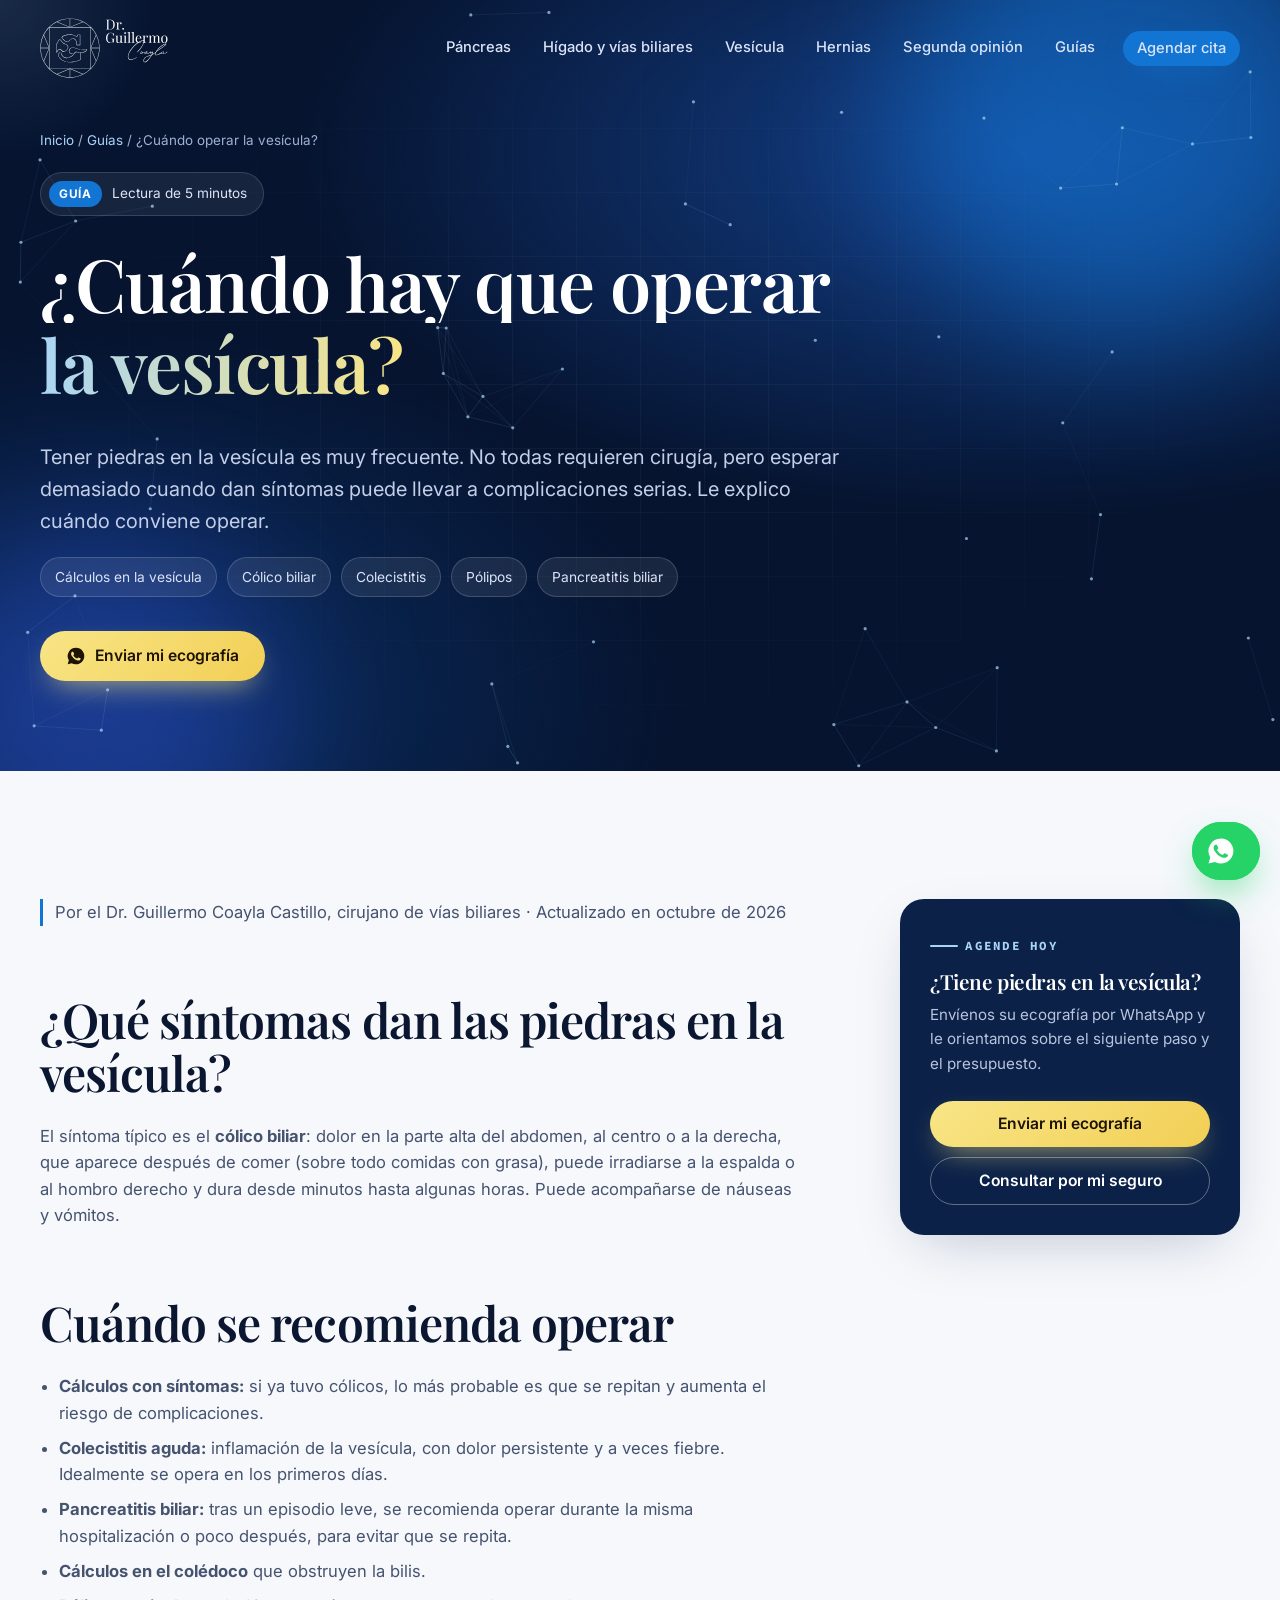
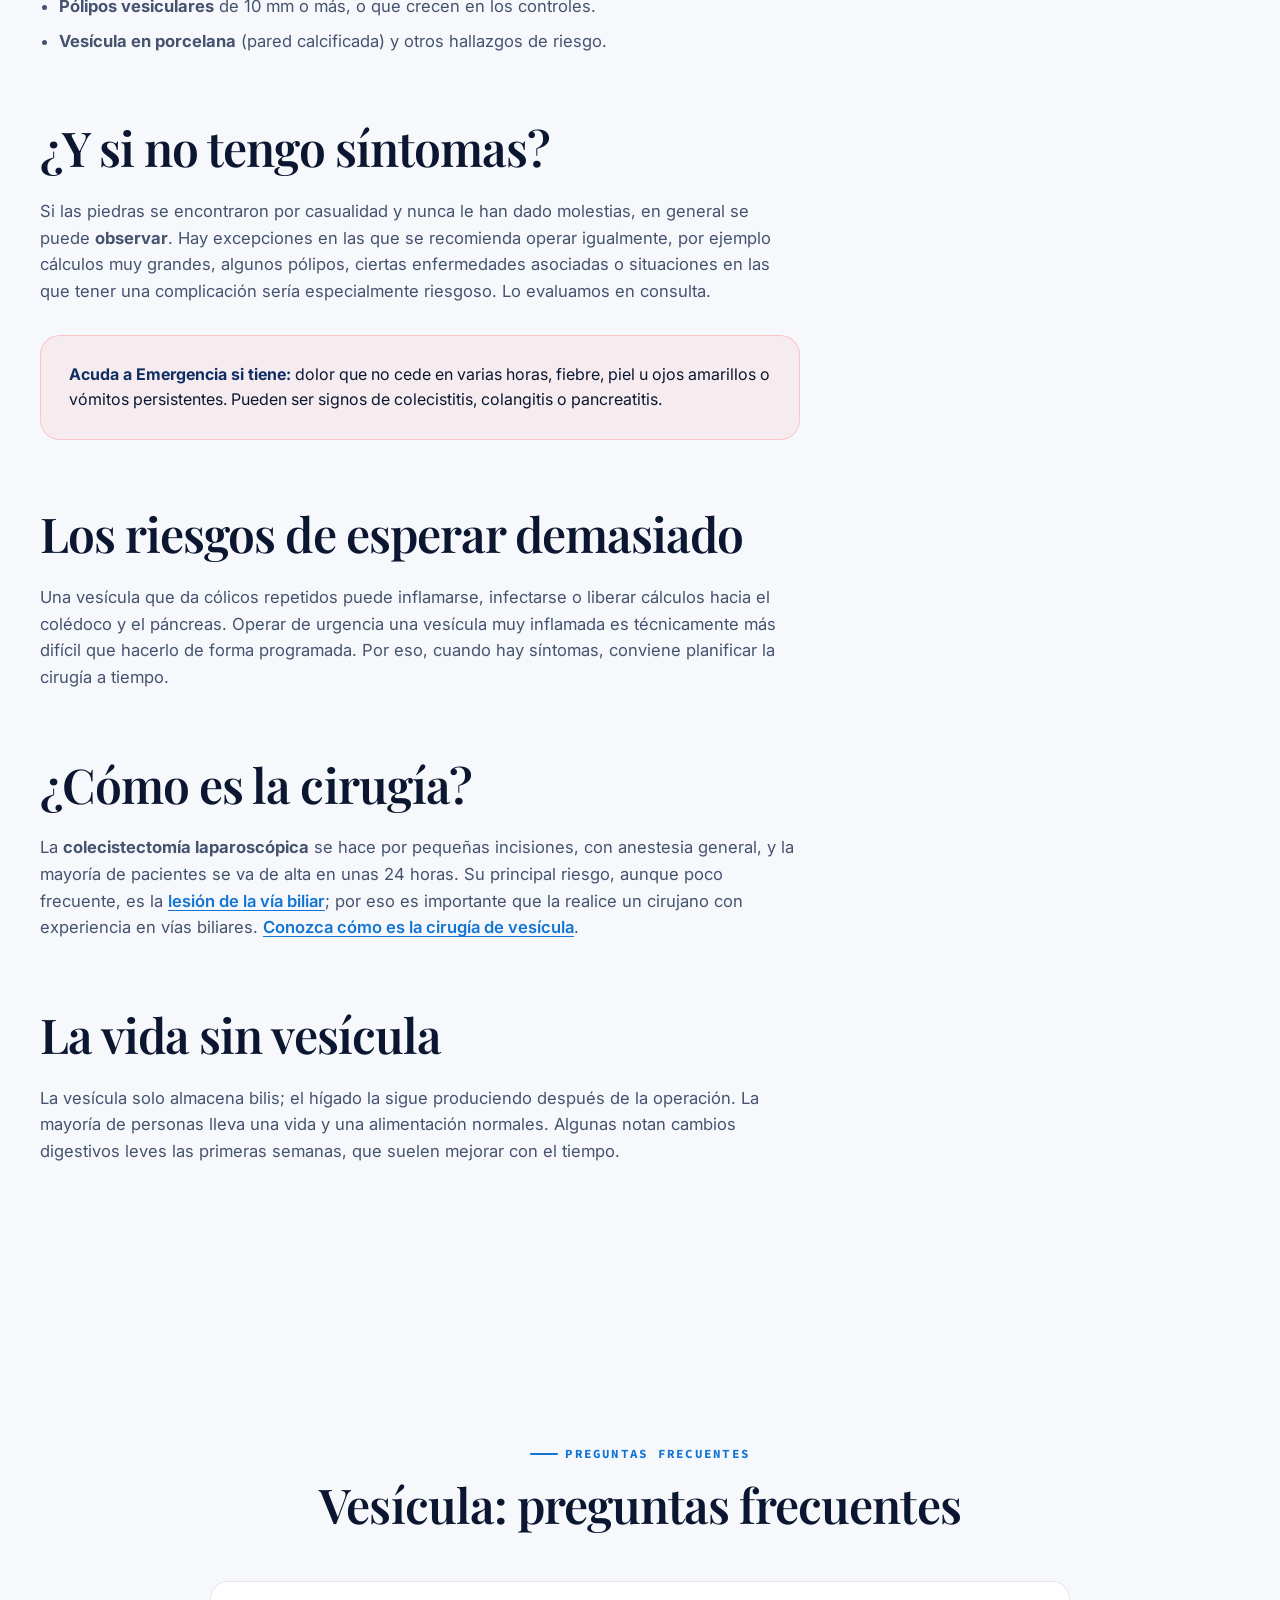
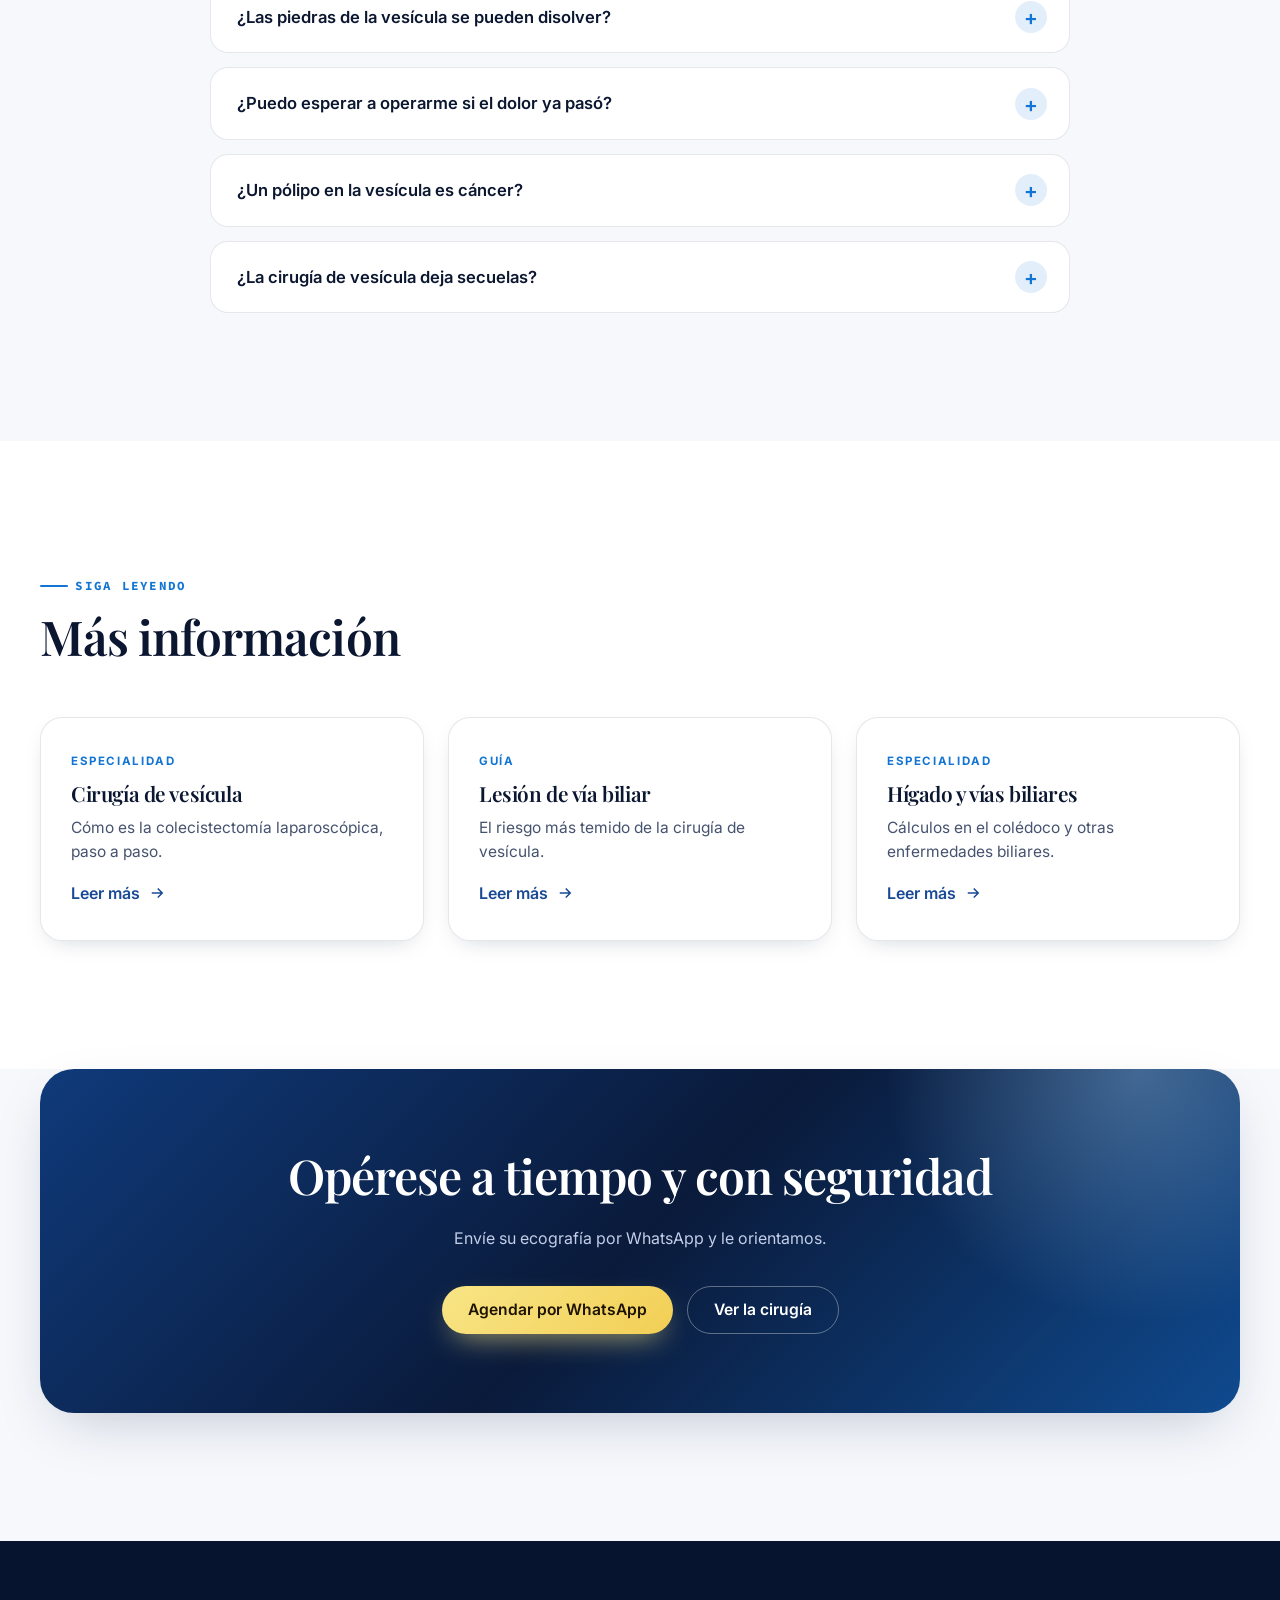
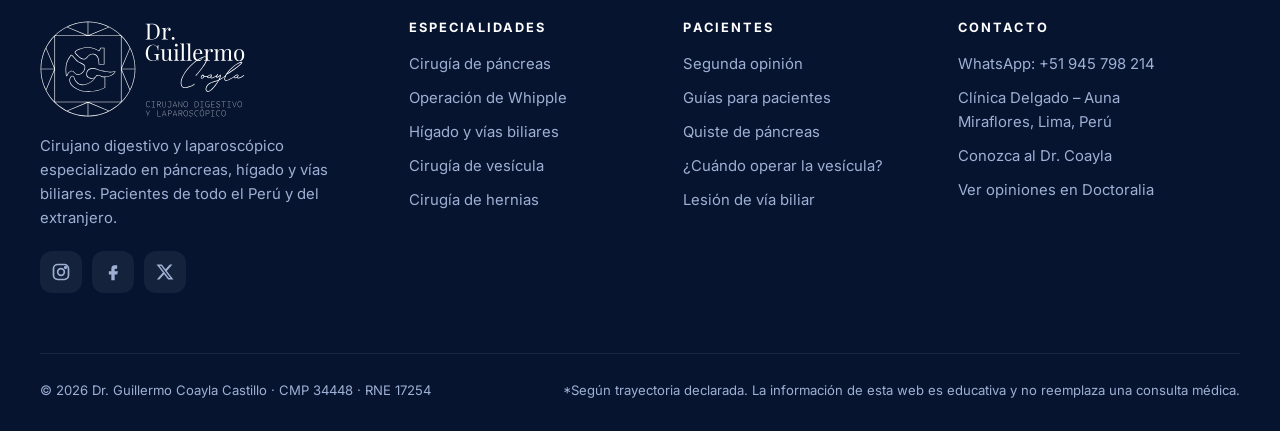
<file: cuando-operar-la-vesicula.html>
<!doctype html>
<html lang="es-PE">
<head>
  <meta charset="utf-8">
  <meta name="viewport" content="width=device-width, initial-scale=1">
  <title>¿Cuándo Operar la Vesícula? Síntomas, Riesgos y Cirugía | Dr. Guillermo Coayla</title>
  <meta name="description" content="¿Cuándo hay que operarse de la vesícula? Síntomas de piedras en la vesícula, colecistitis, pólipos y pancreatitis biliar, riesgos de esperar y cómo es la cirugía laparoscópica. Cirujano en Lima.">
  <meta name="robots" content="index, follow, max-image-preview:large">
  <link rel="canonical" href="https://www.drcoayla.net/cuando-operar-la-vesicula">
  <meta property="og:type" content="article">
  <meta property="og:site_name" content="Dr. Guillermo Coayla">
  <meta property="og:title" content="¿Cuándo Operar la Vesícula? Síntomas, Riesgos y Cirugía | Dr. Guillermo Coayla">
  <meta property="og:description" content="¿Cuándo hay que operarse de la vesícula? Síntomas de piedras en la vesícula, colecistitis, pólipos y pancreatitis biliar, riesgos de esperar y cómo es la cirugía laparoscópica. Cirujano en Lima.">
  <meta property="og:url" content="https://www.drcoayla.net/cuando-operar-la-vesicula">
  <meta property="og:image" content="https://www.drcoayla.net/assets/og-image.jpg">
  <meta property="og:image:width" content="1200">
  <meta property="og:image:height" content="630">
  <meta property="og:locale" content="es_PE">
  <meta name="twitter:card" content="summary_large_image">
  <meta name="twitter:site" content="@DrCoayla">
  <meta name="theme-color" content="#050d1f">
  <link rel="icon" href="/assets/favicon.svg" type="image/svg+xml">
  <link rel="preconnect" href="https://fonts.googleapis.com">
  <link rel="preconnect" href="https://fonts.gstatic.com" crossorigin>
  <link href="https://fonts.googleapis.com/css2?family=Playfair+Display:wght@500;600;700&family=Source+Code+Pro:wght@400;600;700&family=Inter:wght@400;500;600;700&display=swap" rel="stylesheet">
  <link rel="stylesheet" href="/assets/styles.css">
  <script type="application/ld+json">
{
 "@context": "https://schema.org",
 "@graph": [
  {
   "@type": "MedicalWebPage",
   "@id": "https://www.drcoayla.net/cuando-operar-la-vesicula#webpage",
   "name": "¿Cuándo Operar la Vesícula? Síntomas, Riesgos y Cirugía | Dr. Guillermo Coayla",
   "description": "¿Cuándo hay que operarse de la vesícula? Síntomas de piedras en la vesícula, colecistitis, pólipos y pancreatitis biliar, riesgos de esperar y cómo es la cirugía laparoscópica. Cirujano en Lima.",
   "url": "https://www.drcoayla.net/cuando-operar-la-vesicula",
   "inLanguage": "es-PE",
   "isPartOf": {
    "@id": "https://www.drcoayla.net/#website"
   },
   "author": {
    "@id": "https://www.drcoayla.net/#doctor"
   },
   "publisher": {
    "@id": "https://www.drcoayla.net/#doctor"
   },
   "dateModified": "2026-10-10"
  },
  {
   "@type": "BreadcrumbList",
   "itemListElement": [
    {
     "@type": "ListItem",
     "position": 1,
     "name": "Inicio",
     "item": "https://www.drcoayla.net/"
    },
    {
     "@type": "ListItem",
     "position": 2,
     "name": "Guías",
     "item": "https://www.drcoayla.net/guias"
    },
    {
     "@type": "ListItem",
     "position": 3,
     "name": "¿Cuándo operar la vesícula?",
     "item": "https://www.drcoayla.net/cuando-operar-la-vesicula"
    }
   ]
  },
  {
   "@type": "FAQPage",
   "mainEntity": [
    {
     "@type": "Question",
     "name": "¿Las piedras de la vesícula se pueden disolver?",
     "acceptedAnswer": {
      "@type": "Answer",
      "text": "En general no. Los medicamentos para disolver cálculos tienen eficacia muy limitada y las piedras suelen volver al suspenderlos. Las dietas pueden reducir los cólicos, pero no eliminan los cálculos."
     }
    },
    {
     "@type": "Question",
     "name": "¿Puedo esperar a operarme si el dolor ya pasó?",
     "acceptedAnswer": {
      "@type": "Answer",
      "text": "Si ya tuvo cólicos, lo más probable es que se repitan. Puede programarse la cirugía en un momento conveniente, pero no conviene postergarla indefinidamente."
     }
    },
    {
     "@type": "Question",
     "name": "¿Un pólipo en la vesícula es cáncer?",
     "acceptedAnswer": {
      "@type": "Answer",
      "text": "La gran mayoría no lo es. Se recomienda operar los pólipos de 10 mm o más, los que crecen y algunos casos con factores de riesgo. Los más pequeños suelen vigilarse con ecografía."
     }
    },
    {
     "@type": "Question",
     "name": "¿La cirugía de vesícula deja secuelas?",
     "acceptedAnswer": {
      "@type": "Answer",
      "text": "En la mayoría de casos, no. Se vuelve a la vida normal en pocos días. Algunas personas notan cambios digestivos leves que suelen ser transitorios."
     }
    }
   ]
  },
  {
   "@type": "Article",
   "headline": "¿Cuándo hay que operar la vesícula?",
   "author": {
    "@id": "https://www.drcoayla.net/#doctor"
   },
   "publisher": {
    "@id": "https://www.drcoayla.net/#doctor"
   },
   "datePublished": "2026-10-10",
   "dateModified": "2026-10-10",
   "inLanguage": "es-PE",
   "image": "https://www.drcoayla.net/assets/og-image.jpg",
   "mainEntityOfPage": "https://www.drcoayla.net/cuando-operar-la-vesicula",
   "about": {
    "@type": "MedicalCondition",
    "name": "Colelitiasis",
    "alternateName": "Piedras en la vesícula"
   }
  }
 ]
}
  </script>
</head>
<body>
<a class="skip" href="#main">Saltar al contenido</a>
<div class="scroll-progress" aria-hidden="true"></div>

<header class="header">
  <div class="container header__inner">
    <a href="/" class="brand" aria-label="Dr. Guillermo Coayla, inicio">
      <img class="brand__logo" src="/assets/logo-header.svg" alt="Dr. Guillermo Coayla" width="117" height="54">
    </a>
    <button class="nav-toggle" aria-label="Abrir menú" aria-expanded="false"><span></span></button>
    <nav class="nav" aria-label="Principal">
      <a href="/pancreas">Páncreas</a>
      <a href="/higado-vias-biliares">Hígado y vías biliares</a>
      <a href="/vesicula">Vesícula</a>
      <a href="/hernias">Hernias</a>
      <a href="/segunda-opinion">Segunda opinión</a>
      <a href="/guias">Guías</a>
      <a class="btn btn--sm" data-magnetic data-wa="Hola Dr. Coayla, quisiera agendar una consulta.">Agendar cita</a>
    </nav>
  </div>
</header>

<main id="main">
<section class="hero hero--inner">
  <div class="hero__blobs" aria-hidden="true"><div class="blob blob--1"></div><div class="blob blob--2"></div></div>
  <div class="hero__grid-bg" aria-hidden="true"></div>
  <canvas id="particles" aria-hidden="true"></canvas>
  <div class="container" style="position:relative">
    <nav class="breadcrumbs" aria-label="Ruta"><a href="/">Inicio</a> / <a href="/guias">Guías</a> / ¿Cuándo operar la vesícula?</nav>
    <div class="hero__badge"><b>GUÍA</b> Lectura de 5 minutos</div>
    <h1>
      <span class="line"><span>¿Cuándo hay que operar</span></span>
      <span class="line"><span class="grad-text">la vesícula?</span></span>
    </h1>
    <p class="lead">Tener piedras en la vesícula es muy frecuente. No todas requieren cirugía, pero esperar demasiado cuando dan síntomas puede llevar a complicaciones serias. Le explico cuándo conviene operar.</p>
    <div class="pills"><span class="pill">Cálculos en la vesícula</span><span class="pill">Cólico biliar</span><span class="pill">Colecistitis</span><span class="pill">Pólipos</span><span class="pill">Pancreatitis biliar</span></div>
    <div class="hero__ctas"><a class="btn btn--gold" data-magnetic data-wa="Hola Dr. Coayla, tengo piedras en la vesícula. Le envío mi ecografía para una evaluación."><svg viewBox="0 0 24 24" fill="currentColor" aria-hidden="true"><path d="M12 2a10 10 0 0 0-8.6 15.1L2 22l5-1.3A10 10 0 1 0 12 2Zm5.3 14.2c-.2.6-1.3 1.2-1.8 1.2-.5.1-1 .2-3.4-.7-2.9-1.1-4.7-4.1-4.8-4.3-.1-.2-1.2-1.5-1.2-2.9s.7-2 1-2.3c.2-.3.5-.3.7-.3h.5c.2 0 .4 0 .6.5l.8 2c.1.2.1.4 0 .5l-.3.5-.4.4c-.1.2-.3.3-.1.6.2.3.8 1.3 1.7 2.1 1.1 1 2.1 1.3 2.4 1.5.3.1.5.1.6-.1l.9-1c.2-.3.4-.2.6-.1l1.9.9c.3.1.5.2.5.3.1.2.1.7-.1 1.2Z"/></svg>Enviar mi ecografía</a></div>
  </div>
</section>

<section class="section">
  <div class="container layout-aside">
    <article class="prose">
      <p class="article-meta">Por el Dr. Guillermo Coayla Castillo, cirujano de vías biliares · Actualizado en octubre de 2026</p>
      <div data-reveal>
        <h2>¿Qué síntomas dan las piedras en la vesícula?</h2>
        <p>El síntoma típico es el <strong>cólico biliar</strong>: dolor en la parte alta del abdomen, al centro o a la derecha, que aparece después de comer (sobre todo comidas con grasa), puede irradiarse a la espalda o al hombro derecho y dura desde minutos hasta algunas horas. Puede acompañarse de náuseas y vómitos.</p>
      </div>

      <div data-reveal>
        <h2>Cuándo se recomienda operar</h2>
        <ul>
          <li><strong>Cálculos con síntomas:</strong> si ya tuvo cólicos, lo más probable es que se repitan y aumenta el riesgo de complicaciones.</li>
          <li><strong>Colecistitis aguda:</strong> inflamación de la vesícula, con dolor persistente y a veces fiebre. Idealmente se opera en los primeros días.</li>
          <li><strong>Pancreatitis biliar:</strong> tras un episodio leve, se recomienda operar durante la misma hospitalización o poco después, para evitar que se repita.</li>
          <li><strong>Cálculos en el colédoco</strong> que obstruyen la bilis.</li>
          <li><strong>Pólipos vesiculares</strong> de 10 mm o más, o que crecen en los controles.</li>
          <li><strong>Vesícula en porcelana</strong> (pared calcificada) y otros hallazgos de riesgo.</li>
        </ul>
      </div>

      <div data-reveal>
        <h2>¿Y si no tengo síntomas?</h2>
        <p>Si las piedras se encontraron por casualidad y nunca le han dado molestias, en general se puede <strong>observar</strong>. Hay excepciones en las que se recomienda operar igualmente, por ejemplo cálculos muy grandes, algunos pólipos, ciertas enfermedades asociadas o situaciones en las que tener una complicación sería especialmente riesgoso. Lo evaluamos en consulta.</p>
      </div>

      <div class="callout callout--warn" data-reveal><strong>Acuda a Emergencia si tiene:</strong> dolor que no cede en varias horas, fiebre, piel u ojos amarillos o vómitos persistentes. Pueden ser signos de colecistitis, colangitis o pancreatitis.</div>

      <div data-reveal>
        <h2>Los riesgos de esperar demasiado</h2>
        <p>Una vesícula que da cólicos repetidos puede inflamarse, infectarse o liberar cálculos hacia el colédoco y el páncreas. Operar de urgencia una vesícula muy inflamada es técnicamente más difícil que hacerlo de forma programada. Por eso, cuando hay síntomas, conviene planificar la cirugía a tiempo.</p>
      </div>

      <div data-reveal>
        <h2>¿Cómo es la cirugía?</h2>
        <p>La <strong>colecistectomía laparoscópica</strong> se hace por pequeñas incisiones, con anestesia general, y la mayoría de pacientes se va de alta en unas 24 horas. Su principal riesgo, aunque poco frecuente, es la <a href="/lesion-de-via-biliar">lesión de la vía biliar</a>; por eso es importante que la realice un cirujano con experiencia en vías biliares. <a href="/vesicula">Conozca cómo es la cirugía de vesícula</a>.</p>
      </div>

      <div data-reveal>
        <h2>La vida sin vesícula</h2>
        <p>La vesícula solo almacena bilis; el hígado la sigue produciendo después de la operación. La mayoría de personas lleva una vida y una alimentación normales. Algunas notan cambios digestivos leves las primeras semanas, que suelen mejorar con el tiempo.</p>
      </div>
    </article>

    <aside class="aside-card" data-reveal="right">
      <span class="eyebrow" style="color:var(--teal-300)">Agende hoy</span>
      <h3 style="color:#fff">¿Tiene piedras en la vesícula?</h3>
      <p>Envíenos su ecografía por WhatsApp y le orientamos sobre el siguiente paso y el presupuesto.</p>
      <a class="btn btn--gold" data-wa="Hola Dr. Coayla, tengo piedras en la vesícula. Le envío mi ecografía.">Enviar mi ecografía</a>
      <a class="btn btn--ghost" data-wa="Hola Dr. Coayla, quisiera saber si atienden con mi seguro para cirugía de vesícula.">Consultar por mi seguro</a>
    </aside>
  </div>
</section>

<section class="section">
  <div class="container">
    <div class="center" data-reveal><span class="eyebrow">Preguntas frecuentes</span><h2>Vesícula: preguntas frecuentes</h2></div>
    <div class="faq" data-reveal>
      <details><summary>¿Las piedras de la vesícula se pueden disolver?</summary><div class="faq__body">En general no. Los medicamentos para disolver cálculos tienen eficacia muy limitada y las piedras suelen volver al suspenderlos. Las dietas pueden reducir los cólicos, pero no eliminan los cálculos.</div></details>
      <details><summary>¿Puedo esperar a operarme si el dolor ya pasó?</summary><div class="faq__body">Si ya tuvo cólicos, lo más probable es que se repitan. Puede programarse la cirugía en un momento conveniente, pero no conviene postergarla indefinidamente.</div></details>
      <details><summary>¿Un pólipo en la vesícula es cáncer?</summary><div class="faq__body">La gran mayoría no lo es. Se recomienda operar los pólipos de 10 mm o más, los que crecen y algunos casos con factores de riesgo. Los más pequeños suelen vigilarse con ecografía.</div></details>
      <details><summary>¿La cirugía de vesícula deja secuelas?</summary><div class="faq__body">En la mayoría de casos, no. Se vuelve a la vida normal en pocos días. Algunas personas notan cambios digestivos leves que suelen ser transitorios.</div></details>
    </div>
  </div>
</section>

<section class="section section--alt">
  <div class="container">
    <div data-reveal><span class="eyebrow">Siga leyendo</span><h2>Más información</h2></div>
    <div class="cards">
      <article class="card" data-tilt data-reveal data-delay="0">
        <span class="card__kicker">Especialidad</span>
        <h3>Cirugía de vesícula</h3>
        <p>Cómo es la colecistectomía laparoscópica, paso a paso.</p>
        <a class="card__link" href="/vesicula">Leer más <svg viewBox="0 0 24 24" fill="none" stroke="currentColor" stroke-width="2"><path d="M5 12h14M13 6l6 6-6 6"/></svg></a>
      </article>
      <article class="card" data-tilt data-reveal data-delay="120">
        <span class="card__kicker">Guía</span>
        <h3>Lesión de vía biliar</h3>
        <p>El riesgo más temido de la cirugía de vesícula.</p>
        <a class="card__link" href="/lesion-de-via-biliar">Leer más <svg viewBox="0 0 24 24" fill="none" stroke="currentColor" stroke-width="2"><path d="M5 12h14M13 6l6 6-6 6"/></svg></a>
      </article>
      <article class="card" data-tilt data-reveal data-delay="240">
        <span class="card__kicker">Especialidad</span>
        <h3>Hígado y vías biliares</h3>
        <p>Cálculos en el colédoco y otras enfermedades biliares.</p>
        <a class="card__link" href="/higado-vias-biliares">Leer más <svg viewBox="0 0 24 24" fill="none" stroke="currentColor" stroke-width="2"><path d="M5 12h14M13 6l6 6-6 6"/></svg></a>
      </article>
    </div>
  </div>
</section>

<section class="section" style="padding-top:0">
  <div class="container">
    <div class="cta-band" data-reveal="zoom">
      <h2>Opérese a tiempo y con seguridad</h2>
      <p>Envíe su ecografía por WhatsApp y le orientamos.</p>
      <div class="hero__ctas"><a class="btn btn--gold" data-magnetic data-wa="Hola Dr. Coayla, quisiera agendar una consulta por vesícula.">Agendar por WhatsApp</a><a class="btn btn--ghost" href="/vesicula" data-magnetic>Ver la cirugía</a></div>
    </div>
  </div>
</section>
</main>

<footer class="footer">
  <div class="container">
    <div class="footer__grid">
      <div>
        <a href="/" class="brand"><img class="brand__logo" src="/assets/logo-blanco.svg" alt="Dr. Guillermo Coayla, cirujano digestivo y laparoscópico" width="207" height="96" loading="lazy"></a>
        <p style="margin-top:18px">Cirujano digestivo y laparoscópico especializado en páncreas, hígado y vías biliares. Pacientes de todo el Perú y del extranjero.</p>
        <div class="socials">
          <a href="https://www.instagram.com/drcoayla/" target="_blank" rel="noopener" aria-label="Instagram"><svg viewBox="0 0 24 24" fill="none" stroke="currentColor" stroke-width="2"><rect x="3" y="3" width="18" height="18" rx="5"/><circle cx="12" cy="12" r="4"/><circle cx="17.5" cy="6.5" r="1" fill="currentColor"/></svg></a>
          <a href="https://www.facebook.com/DrGuillermoCoayla/" target="_blank" rel="noopener" aria-label="Facebook"><svg viewBox="0 0 24 24" fill="currentColor"><path d="M14 8h3V4h-3c-2.8 0-4 1.8-4 4.5V11H7v4h3v7h4v-7h3l1-4h-4V8.8c0-.5.3-.8 1-.8Z"/></svg></a>
          <a href="https://twitter.com/drcoayla" target="_blank" rel="noopener" aria-label="X"><svg viewBox="0 0 24 24" fill="currentColor"><path d="M17.8 3h3.1l-6.8 7.7 8 10.3h-6.3l-4.9-6.4L5.3 21H2.2l7.3-8.3L1.8 3h6.4l4.4 5.8L17.8 3Zm-1.1 16.2h1.7L7.4 4.7H5.6l11.1 14.5Z"/></svg></a>
        </div>
      </div>
      <div><h4>Especialidades</h4><ul>
        <li><a href="/pancreas">Cirugía de páncreas</a></li>
        <li><a href="/operacion-whipple">Operación de Whipple</a></li>
        <li><a href="/higado-vias-biliares">Hígado y vías biliares</a></li>
        <li><a href="/vesicula">Cirugía de vesícula</a></li>
        <li><a href="/hernias">Cirugía de hernias</a></li>
      </ul></div>
      <div><h4>Pacientes</h4><ul>
        <li><a href="/segunda-opinion">Segunda opinión</a></li>
        <li><a href="/guias">Guías para pacientes</a></li>
        <li><a href="/quiste-de-pancreas">Quiste de páncreas</a></li>
        <li><a href="/cuando-operar-la-vesicula">¿Cuándo operar la vesícula?</a></li>
        <li><a href="/lesion-de-via-biliar">Lesión de vía biliar</a></li>
      </ul></div>
      <div><h4>Contacto</h4><ul>
        <li><a data-wa="Hola Dr. Coayla, quisiera agendar una consulta.">WhatsApp: +51 945 798 214</a></li>
        <li>Clínica Delgado – Auna<br>Miraflores, Lima, Perú</li>
        <li><a href="/#conoceme">Conozca al Dr. Coayla</a></li>
        <li><a href="https://www.doctoralia.pe/guillermo-coayla-castillo/cirujano-general/lima" target="_blank" rel="noopener">Ver opiniones en Doctoralia</a></li>
      </ul></div>
    </div>
    <div class="footer__bottom">
      <span>© <span data-year>2026</span> Dr. Guillermo Coayla Castillo · CMP 34448 · RNE 17254</span>
      <span>*Según trayectoria declarada. La información de esta web es educativa y no reemplaza una consulta médica.</span>
    </div>
  </div>
</footer>

<a class="wa-float" data-wa="Hola Dr. Coayla, vengo de su página web y quisiera agendar una consulta." aria-label="Escribir por WhatsApp">
  <svg viewBox="0 0 24 24" fill="currentColor" aria-hidden="true"><path d="M12 2a10 10 0 0 0-8.6 15.1L2 22l5-1.3A10 10 0 1 0 12 2Zm5.3 14.2c-.2.6-1.3 1.2-1.8 1.2-.5.1-1 .2-3.4-.7-2.9-1.1-4.7-4.1-4.8-4.3-.1-.2-1.2-1.5-1.2-2.9s.7-2 1-2.3c.2-.3.5-.3.7-.3h.5c.2 0 .4 0 .6.5l.8 2c.1.2.1.4 0 .5l-.3.5-.4.4c-.1.2-.3.3-.1.6.2.3.8 1.3 1.7 2.1 1.1 1 2.1 1.3 2.4 1.5.3.1.5.1.6-.1l.9-1c.2-.3.4-.2.6-.1l1.9.9c.3.1.5.2.5.3.1.2.1.7-.1 1.2Z"/></svg>
  <span>¿Agendamos?</span>
</a>

<script src="/assets/main.js" defer></script>
</body>
</html>
</file>
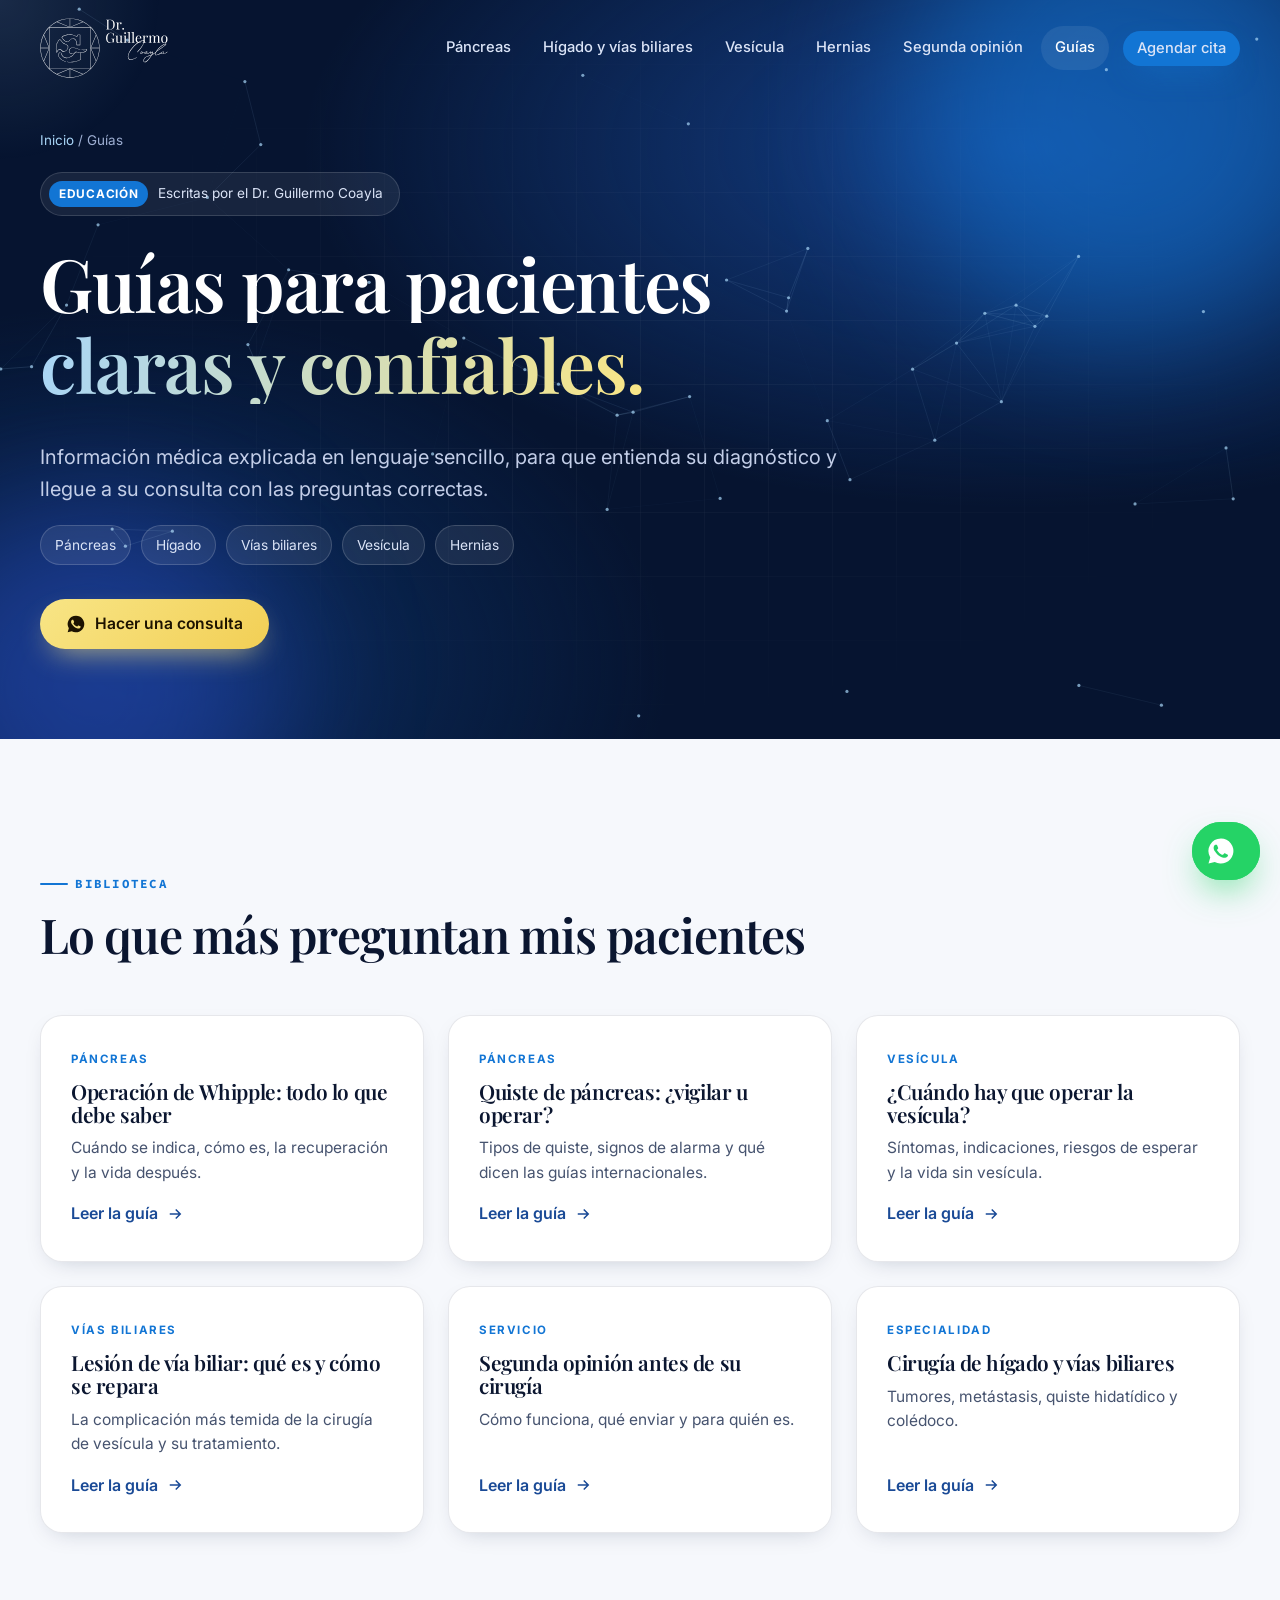
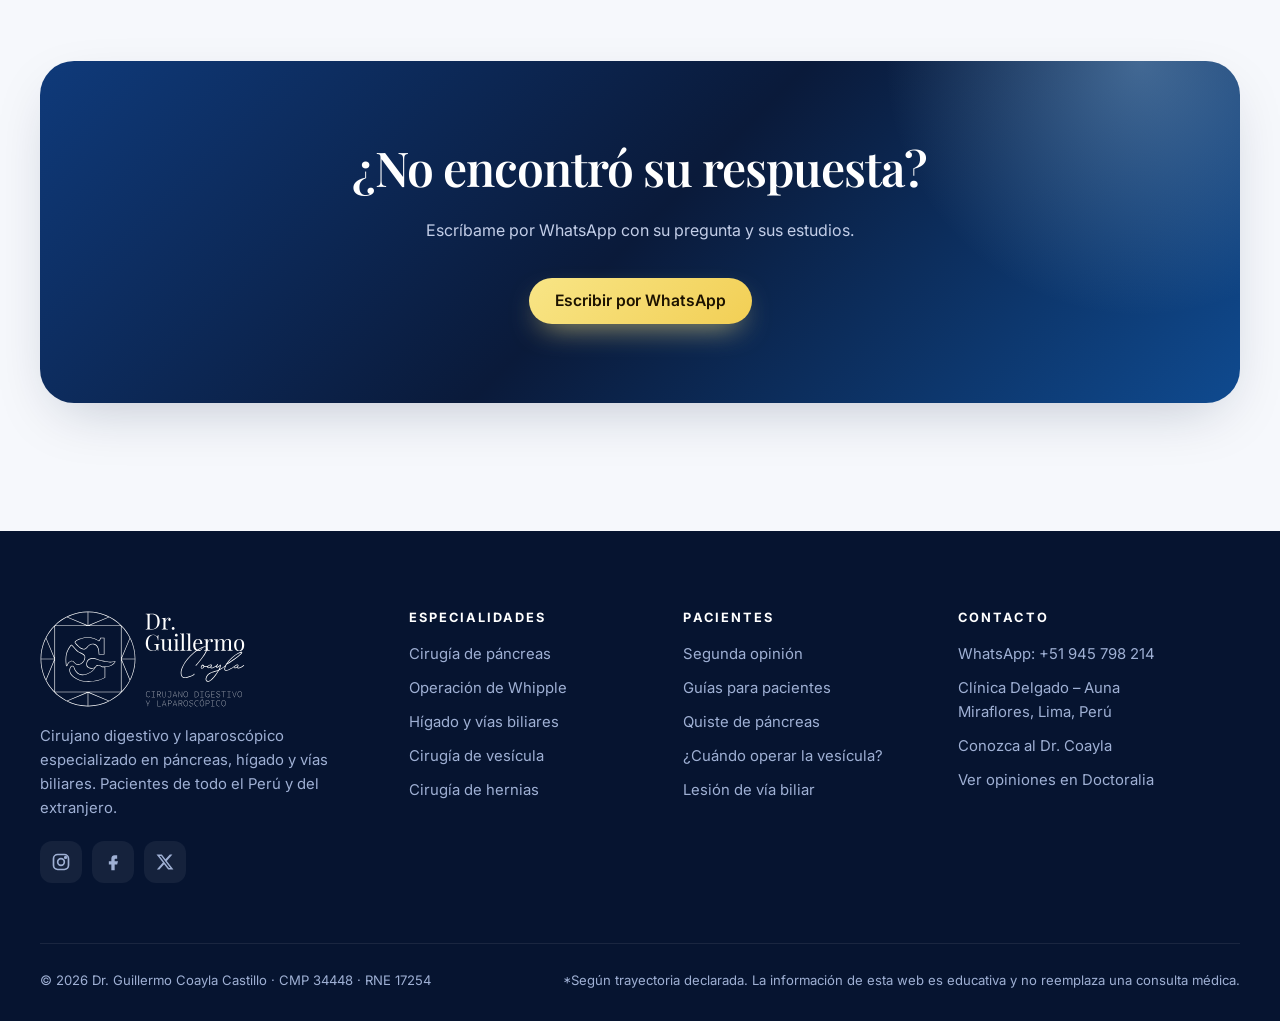
<file: guias.html>
<!doctype html>
<html lang="es-PE">
<head>
  <meta charset="utf-8">
  <meta name="viewport" content="width=device-width, initial-scale=1">
  <title>Guías para Pacientes: Páncreas, Hígado, Vesícula y Vías Biliares | Dr. Guillermo Coayla</title>
  <meta name="description" content="Guías médicas en lenguaje sencillo sobre operación de Whipple, quistes de páncreas, cirugía de vesícula, lesión de vía biliar y cirugía del hígado. Escritas por un cirujano HPB en Lima.">
  <meta name="robots" content="index, follow, max-image-preview:large">
  <link rel="canonical" href="https://www.drcoayla.net/guias">
  <meta property="og:type" content="website">
  <meta property="og:site_name" content="Dr. Guillermo Coayla">
  <meta property="og:title" content="Guías para Pacientes: Páncreas, Hígado, Vesícula y Vías Biliares | Dr. Guillermo Coayla">
  <meta property="og:description" content="Guías médicas en lenguaje sencillo sobre operación de Whipple, quistes de páncreas, cirugía de vesícula, lesión de vía biliar y cirugía del hígado. Escritas por un cirujano HPB en Lima.">
  <meta property="og:url" content="https://www.drcoayla.net/guias">
  <meta property="og:image" content="https://www.drcoayla.net/assets/og-image.jpg">
  <meta property="og:image:width" content="1200">
  <meta property="og:image:height" content="630">
  <meta property="og:locale" content="es_PE">
  <meta name="twitter:card" content="summary_large_image">
  <meta name="twitter:site" content="@DrCoayla">
  <meta name="theme-color" content="#050d1f">
  <link rel="icon" href="/assets/favicon.svg" type="image/svg+xml">
  <link rel="preconnect" href="https://fonts.googleapis.com">
  <link rel="preconnect" href="https://fonts.gstatic.com" crossorigin>
  <link href="https://fonts.googleapis.com/css2?family=Playfair+Display:wght@500;600;700&family=Source+Code+Pro:wght@400;600;700&family=Inter:wght@400;500;600;700&display=swap" rel="stylesheet">
  <link rel="stylesheet" href="/assets/styles.css">
  <script type="application/ld+json">
{
 "@context": "https://schema.org",
 "@graph": [
  {
   "@type": "CollectionPage",
   "@id": "https://www.drcoayla.net/guias#webpage",
   "name": "Guías para Pacientes: Páncreas, Hígado, Vesícula y Vías Biliares | Dr. Guillermo Coayla",
   "description": "Guías médicas en lenguaje sencillo sobre operación de Whipple, quistes de páncreas, cirugía de vesícula, lesión de vía biliar y cirugía del hígado. Escritas por un cirujano HPB en Lima.",
   "url": "https://www.drcoayla.net/guias",
   "inLanguage": "es-PE",
   "isPartOf": {
    "@id": "https://www.drcoayla.net/#website"
   },
   "author": {
    "@id": "https://www.drcoayla.net/#doctor"
   },
   "publisher": {
    "@id": "https://www.drcoayla.net/#doctor"
   },
   "dateModified": "2026-10-10"
  },
  {
   "@type": "BreadcrumbList",
   "itemListElement": [
    {
     "@type": "ListItem",
     "position": 1,
     "name": "Inicio",
     "item": "https://www.drcoayla.net/"
    },
    {
     "@type": "ListItem",
     "position": 2,
     "name": "Guías",
     "item": "https://www.drcoayla.net/guias"
    }
   ]
  }
 ]
}
  </script>
</head>
<body>
<a class="skip" href="#main">Saltar al contenido</a>
<div class="scroll-progress" aria-hidden="true"></div>

<header class="header">
  <div class="container header__inner">
    <a href="/" class="brand" aria-label="Dr. Guillermo Coayla, inicio">
      <img class="brand__logo" src="/assets/logo-header.svg" alt="Dr. Guillermo Coayla" width="117" height="54">
    </a>
    <button class="nav-toggle" aria-label="Abrir menú" aria-expanded="false"><span></span></button>
    <nav class="nav" aria-label="Principal">
      <a href="/pancreas">Páncreas</a>
      <a href="/higado-vias-biliares">Hígado y vías biliares</a>
      <a href="/vesicula">Vesícula</a>
      <a href="/hernias">Hernias</a>
      <a href="/segunda-opinion">Segunda opinión</a>
      <a href="/guias" aria-current="page">Guías</a>
      <a class="btn btn--sm" data-magnetic data-wa="Hola Dr. Coayla, quisiera agendar una consulta.">Agendar cita</a>
    </nav>
  </div>
</header>

<main id="main">
<section class="hero hero--inner">
  <div class="hero__blobs" aria-hidden="true"><div class="blob blob--1"></div><div class="blob blob--2"></div></div>
  <div class="hero__grid-bg" aria-hidden="true"></div>
  <canvas id="particles" aria-hidden="true"></canvas>
  <div class="container" style="position:relative">
    <nav class="breadcrumbs" aria-label="Ruta"><a href="/">Inicio</a> / Guías</nav>
    <div class="hero__badge"><b>EDUCACIÓN</b> Escritas por el Dr. Guillermo Coayla</div>
    <h1>
      <span class="line"><span>Guías para pacientes</span></span>
      <span class="line"><span class="grad-text">claras y confiables.</span></span>
    </h1>
    <p class="lead">Información médica explicada en lenguaje sencillo, para que entienda su diagnóstico y llegue a su consulta con las preguntas correctas.</p>
    <div class="pills"><span class="pill">Páncreas</span><span class="pill">Hígado</span><span class="pill">Vías biliares</span><span class="pill">Vesícula</span><span class="pill">Hernias</span></div>
    <div class="hero__ctas"><a class="btn btn--gold" data-magnetic data-wa="Hola Dr. Coayla, leí sus guías y quisiera hacerle una consulta."><svg viewBox="0 0 24 24" fill="currentColor" aria-hidden="true"><path d="M12 2a10 10 0 0 0-8.6 15.1L2 22l5-1.3A10 10 0 1 0 12 2Zm5.3 14.2c-.2.6-1.3 1.2-1.8 1.2-.5.1-1 .2-3.4-.7-2.9-1.1-4.7-4.1-4.8-4.3-.1-.2-1.2-1.5-1.2-2.9s.7-2 1-2.3c.2-.3.5-.3.7-.3h.5c.2 0 .4 0 .6.5l.8 2c.1.2.1.4 0 .5l-.3.5-.4.4c-.1.2-.3.3-.1.6.2.3.8 1.3 1.7 2.1 1.1 1 2.1 1.3 2.4 1.5.3.1.5.1.6-.1l.9-1c.2-.3.4-.2.6-.1l1.9.9c.3.1.5.2.5.3.1.2.1.7-.1 1.2Z"/></svg>Hacer una consulta</a></div>
  </div>
</section>

<section class="section">
  <div class="container">
    <div data-reveal><span class="eyebrow">Biblioteca</span><h2>Lo que más preguntan mis pacientes</h2></div>
    <div class="cards">
      <article class="card" data-tilt data-reveal data-delay="0">
        <span class="card__kicker">Páncreas</span>
        <h3>Operación de Whipple: todo lo que debe saber</h3>
        <p>Cuándo se indica, cómo es, la recuperación y la vida después.</p>
        <a class="card__link" href="/operacion-whipple">Leer la guía <svg viewBox="0 0 24 24" fill="none" stroke="currentColor" stroke-width="2"><path d="M5 12h14M13 6l6 6-6 6"/></svg></a>
      </article>
      <article class="card" data-tilt data-reveal data-delay="120">
        <span class="card__kicker">Páncreas</span>
        <h3>Quiste de páncreas: ¿vigilar u operar?</h3>
        <p>Tipos de quiste, signos de alarma y qué dicen las guías internacionales.</p>
        <a class="card__link" href="/quiste-de-pancreas">Leer la guía <svg viewBox="0 0 24 24" fill="none" stroke="currentColor" stroke-width="2"><path d="M5 12h14M13 6l6 6-6 6"/></svg></a>
      </article>
      <article class="card" data-tilt data-reveal data-delay="240">
        <span class="card__kicker">Vesícula</span>
        <h3>¿Cuándo hay que operar la vesícula?</h3>
        <p>Síntomas, indicaciones, riesgos de esperar y la vida sin vesícula.</p>
        <a class="card__link" href="/cuando-operar-la-vesicula">Leer la guía <svg viewBox="0 0 24 24" fill="none" stroke="currentColor" stroke-width="2"><path d="M5 12h14M13 6l6 6-6 6"/></svg></a>
      </article>
      <article class="card" data-tilt data-reveal data-delay="0">
        <span class="card__kicker">Vías biliares</span>
        <h3>Lesión de vía biliar: qué es y cómo se repara</h3>
        <p>La complicación más temida de la cirugía de vesícula y su tratamiento.</p>
        <a class="card__link" href="/lesion-de-via-biliar">Leer la guía <svg viewBox="0 0 24 24" fill="none" stroke="currentColor" stroke-width="2"><path d="M5 12h14M13 6l6 6-6 6"/></svg></a>
      </article>
      <article class="card" data-tilt data-reveal data-delay="120">
        <span class="card__kicker">Servicio</span>
        <h3>Segunda opinión antes de su cirugía</h3>
        <p>Cómo funciona, qué enviar y para quién es.</p>
        <a class="card__link" href="/segunda-opinion">Leer la guía <svg viewBox="0 0 24 24" fill="none" stroke="currentColor" stroke-width="2"><path d="M5 12h14M13 6l6 6-6 6"/></svg></a>
      </article>
      <article class="card" data-tilt data-reveal data-delay="240">
        <span class="card__kicker">Especialidad</span>
        <h3>Cirugía de hígado y vías biliares</h3>
        <p>Tumores, metástasis, quiste hidatídico y colédoco.</p>
        <a class="card__link" href="/higado-vias-biliares">Leer la guía <svg viewBox="0 0 24 24" fill="none" stroke="currentColor" stroke-width="2"><path d="M5 12h14M13 6l6 6-6 6"/></svg></a>
      </article>
    </div>
  </div>
</section>

<section class="section" style="padding-top:0">
  <div class="container">
    <div class="cta-band" data-reveal="zoom">
      <h2>¿No encontró su respuesta?</h2>
      <p>Escríbame por WhatsApp con su pregunta y sus estudios.</p>
      <div class="hero__ctas"><a class="btn btn--gold" data-magnetic data-wa="Hola Dr. Coayla, tengo una pregunta sobre mi caso.">Escribir por WhatsApp</a></div>
    </div>
  </div>
</section>
</main>

<footer class="footer">
  <div class="container">
    <div class="footer__grid">
      <div>
        <a href="/" class="brand"><img class="brand__logo" src="/assets/logo-blanco.svg" alt="Dr. Guillermo Coayla, cirujano digestivo y laparoscópico" width="207" height="96" loading="lazy"></a>
        <p style="margin-top:18px">Cirujano digestivo y laparoscópico especializado en páncreas, hígado y vías biliares. Pacientes de todo el Perú y del extranjero.</p>
        <div class="socials">
          <a href="https://www.instagram.com/drcoayla/" target="_blank" rel="noopener" aria-label="Instagram"><svg viewBox="0 0 24 24" fill="none" stroke="currentColor" stroke-width="2"><rect x="3" y="3" width="18" height="18" rx="5"/><circle cx="12" cy="12" r="4"/><circle cx="17.5" cy="6.5" r="1" fill="currentColor"/></svg></a>
          <a href="https://www.facebook.com/DrGuillermoCoayla/" target="_blank" rel="noopener" aria-label="Facebook"><svg viewBox="0 0 24 24" fill="currentColor"><path d="M14 8h3V4h-3c-2.8 0-4 1.8-4 4.5V11H7v4h3v7h4v-7h3l1-4h-4V8.8c0-.5.3-.8 1-.8Z"/></svg></a>
          <a href="https://twitter.com/drcoayla" target="_blank" rel="noopener" aria-label="X"><svg viewBox="0 0 24 24" fill="currentColor"><path d="M17.8 3h3.1l-6.8 7.7 8 10.3h-6.3l-4.9-6.4L5.3 21H2.2l7.3-8.3L1.8 3h6.4l4.4 5.8L17.8 3Zm-1.1 16.2h1.7L7.4 4.7H5.6l11.1 14.5Z"/></svg></a>
        </div>
      </div>
      <div><h4>Especialidades</h4><ul>
        <li><a href="/pancreas">Cirugía de páncreas</a></li>
        <li><a href="/operacion-whipple">Operación de Whipple</a></li>
        <li><a href="/higado-vias-biliares">Hígado y vías biliares</a></li>
        <li><a href="/vesicula">Cirugía de vesícula</a></li>
        <li><a href="/hernias">Cirugía de hernias</a></li>
      </ul></div>
      <div><h4>Pacientes</h4><ul>
        <li><a href="/segunda-opinion">Segunda opinión</a></li>
        <li><a href="/guias">Guías para pacientes</a></li>
        <li><a href="/quiste-de-pancreas">Quiste de páncreas</a></li>
        <li><a href="/cuando-operar-la-vesicula">¿Cuándo operar la vesícula?</a></li>
        <li><a href="/lesion-de-via-biliar">Lesión de vía biliar</a></li>
      </ul></div>
      <div><h4>Contacto</h4><ul>
        <li><a data-wa="Hola Dr. Coayla, quisiera agendar una consulta.">WhatsApp: +51 945 798 214</a></li>
        <li>Clínica Delgado – Auna<br>Miraflores, Lima, Perú</li>
        <li><a href="/#conoceme">Conozca al Dr. Coayla</a></li>
        <li><a href="https://www.doctoralia.pe/guillermo-coayla-castillo/cirujano-general/lima" target="_blank" rel="noopener">Ver opiniones en Doctoralia</a></li>
      </ul></div>
    </div>
    <div class="footer__bottom">
      <span>© <span data-year>2026</span> Dr. Guillermo Coayla Castillo · CMP 34448 · RNE 17254</span>
      <span>*Según trayectoria declarada. La información de esta web es educativa y no reemplaza una consulta médica.</span>
    </div>
  </div>
</footer>

<a class="wa-float" data-wa="Hola Dr. Coayla, vengo de su página web y quisiera agendar una consulta." aria-label="Escribir por WhatsApp">
  <svg viewBox="0 0 24 24" fill="currentColor" aria-hidden="true"><path d="M12 2a10 10 0 0 0-8.6 15.1L2 22l5-1.3A10 10 0 1 0 12 2Zm5.3 14.2c-.2.6-1.3 1.2-1.8 1.2-.5.1-1 .2-3.4-.7-2.9-1.1-4.7-4.1-4.8-4.3-.1-.2-1.2-1.5-1.2-2.9s.7-2 1-2.3c.2-.3.5-.3.7-.3h.5c.2 0 .4 0 .6.5l.8 2c.1.2.1.4 0 .5l-.3.5-.4.4c-.1.2-.3.3-.1.6.2.3.8 1.3 1.7 2.1 1.1 1 2.1 1.3 2.4 1.5.3.1.5.1.6-.1l.9-1c.2-.3.4-.2.6-.1l1.9.9c.3.1.5.2.5.3.1.2.1.7-.1 1.2Z"/></svg>
  <span>¿Agendamos?</span>
</a>

<script src="/assets/main.js" defer></script>
</body>
</html>
</file>
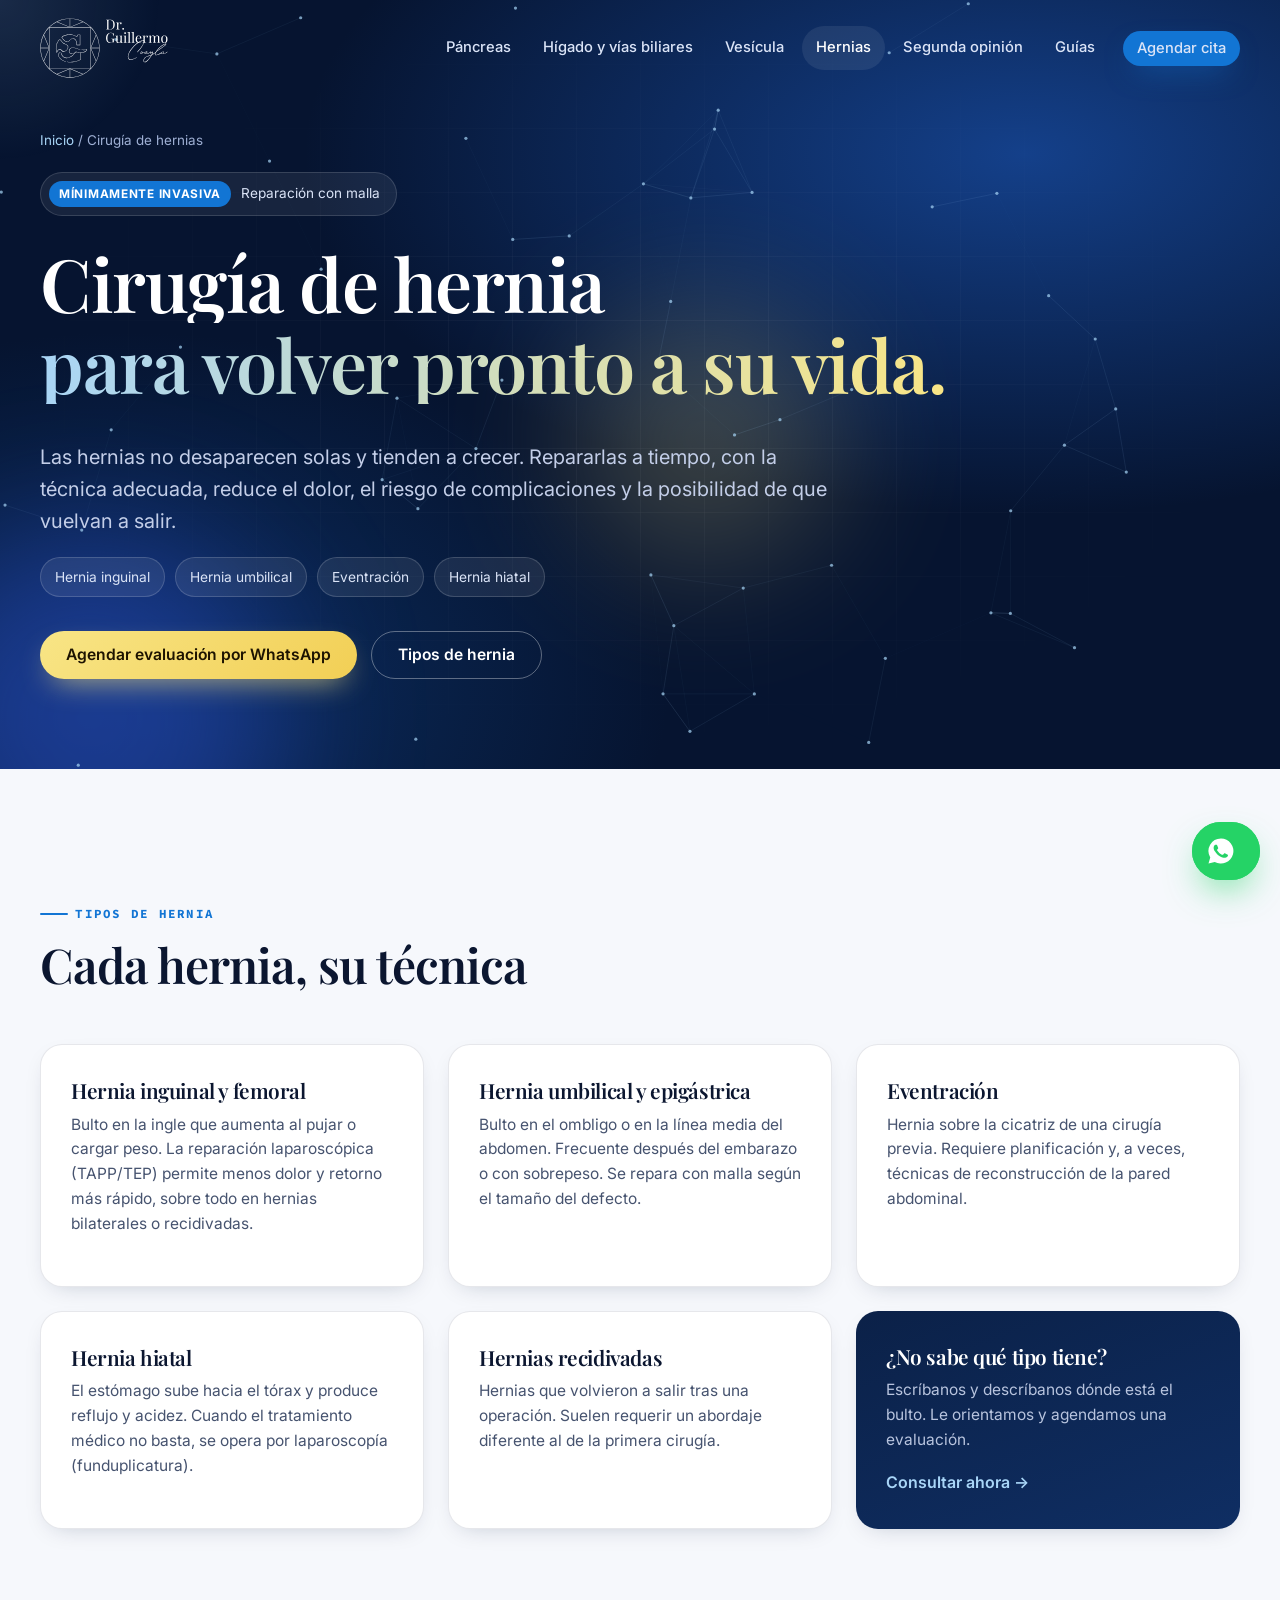
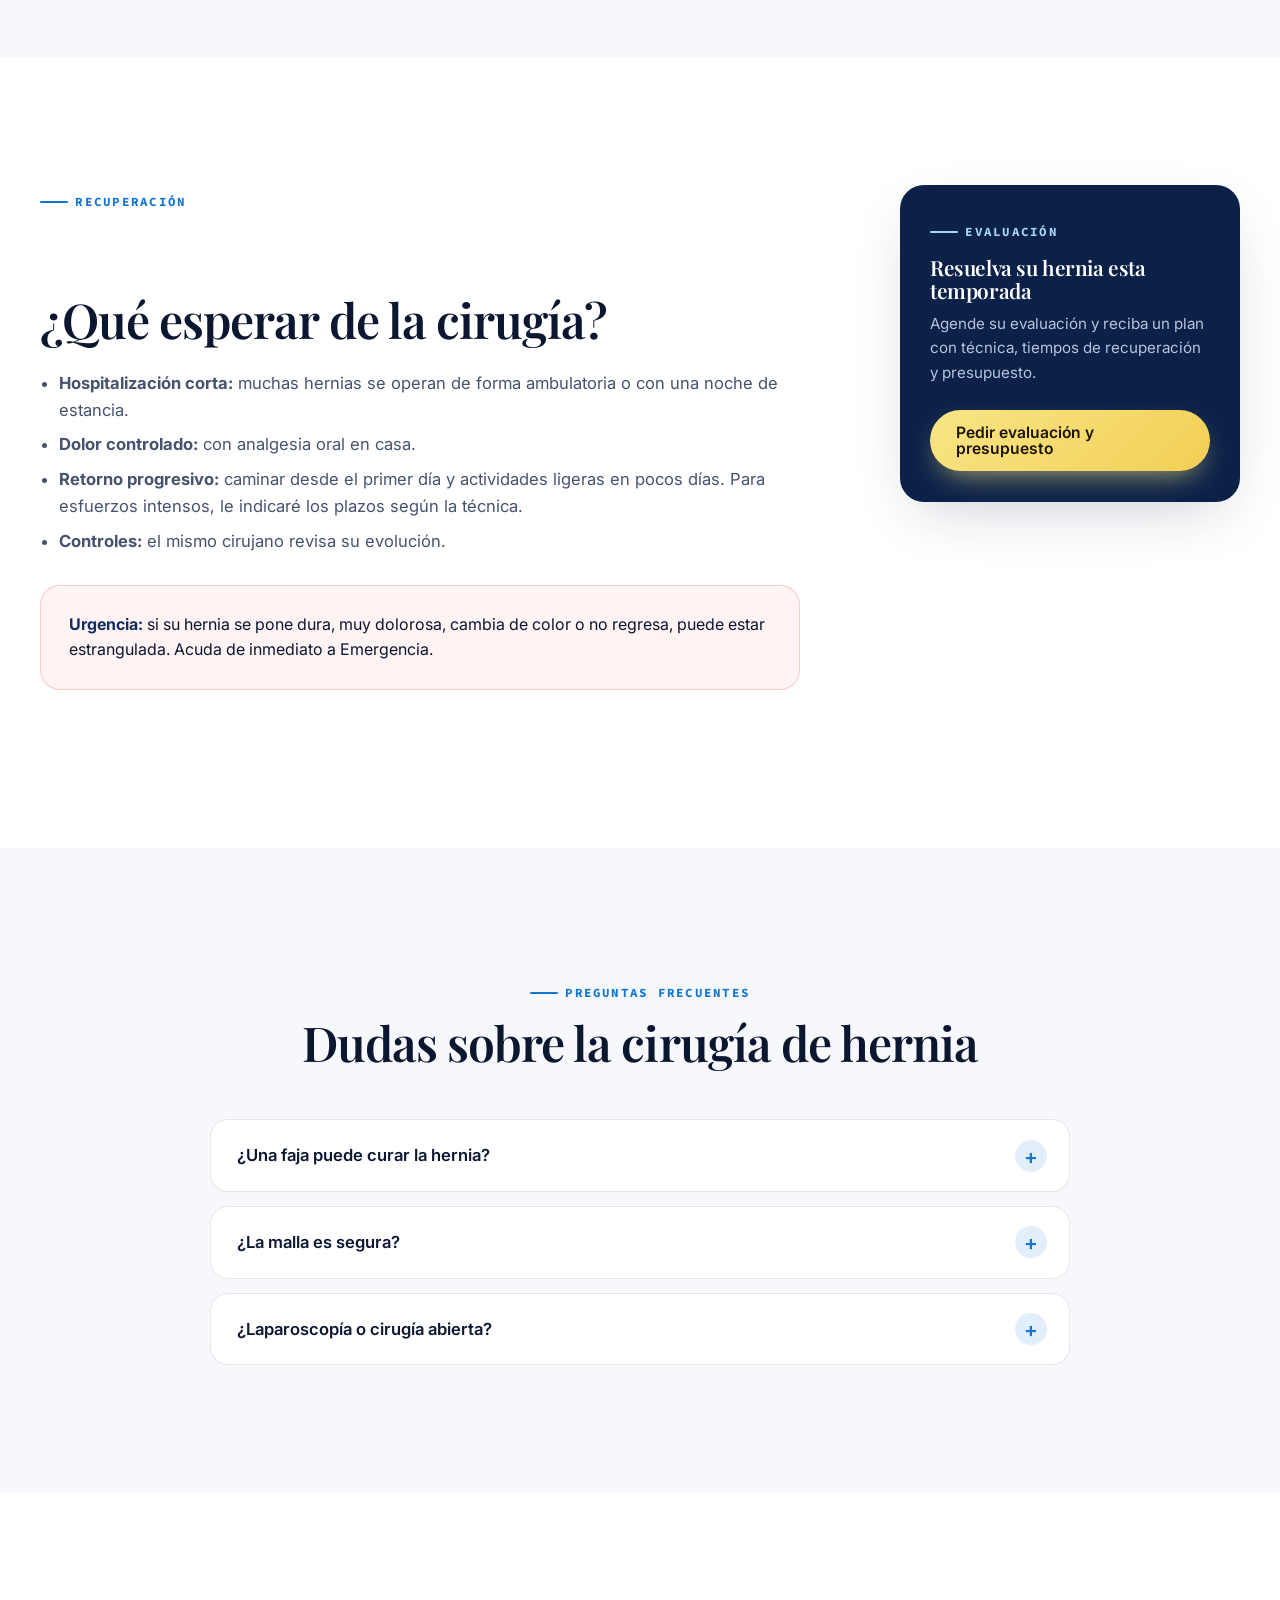
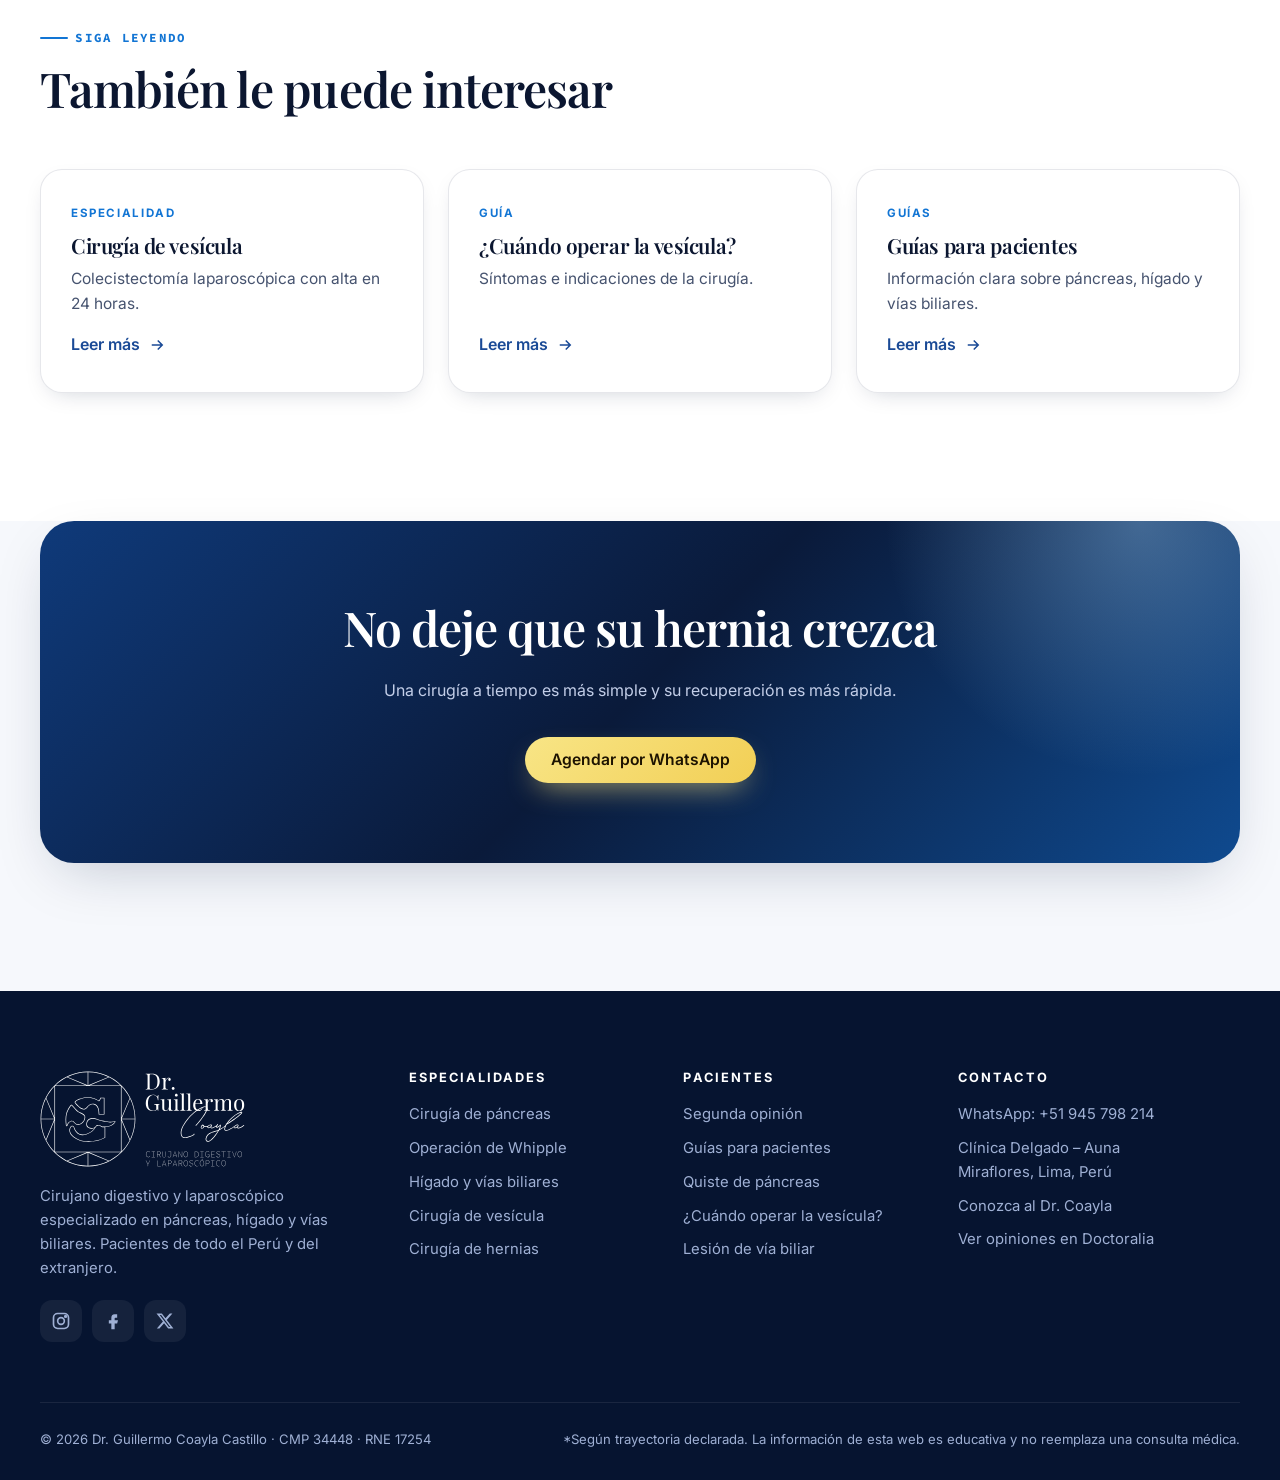
<file: hernias.html>
<!doctype html>
<html lang="es-PE">
<head>
  <meta charset="utf-8">
  <meta name="viewport" content="width=device-width, initial-scale=1">
  <title>Cirugía de Hernia en Lima | Inguinal, Umbilical y Eventración por Laparoscopía | Dr. Guillermo Coayla</title>
  <meta name="description" content="Operación de hernia inguinal, umbilical, eventración e hiatal en Lima con malla y por laparoscopía. Recuperación rápida. Cirujano digestivo con 20 años de experiencia. Agenda por WhatsApp.">
  <meta name="robots" content="index, follow, max-image-preview:large">
  <link rel="canonical" href="https://www.drcoayla.net/hernias">
  <meta property="og:type" content="website">
  <meta property="og:site_name" content="Dr. Guillermo Coayla">
  <meta property="og:title" content="Cirugía de Hernia en Lima | Inguinal, Umbilical y Eventración por Laparoscopía | Dr. Guillermo Coayla">
  <meta property="og:description" content="Operación de hernia inguinal, umbilical, eventración e hiatal en Lima con malla y por laparoscopía. Recuperación rápida. Cirujano digestivo con 20 años de experiencia. Agenda por WhatsApp.">
  <meta property="og:url" content="https://www.drcoayla.net/hernias">
  <meta property="og:image" content="https://www.drcoayla.net/assets/og-image.jpg">
  <meta property="og:image:width" content="1200">
  <meta property="og:image:height" content="630">
  <meta property="og:locale" content="es_PE">
  <meta name="twitter:card" content="summary_large_image">
  <meta name="twitter:site" content="@DrCoayla">
  <meta name="theme-color" content="#050d1f">
  <link rel="icon" href="/assets/favicon.svg" type="image/svg+xml">
  <link rel="preconnect" href="https://fonts.googleapis.com">
  <link rel="preconnect" href="https://fonts.gstatic.com" crossorigin>
  <link href="https://fonts.googleapis.com/css2?family=Playfair+Display:wght@500;600;700&family=Source+Code+Pro:wght@400;600;700&family=Inter:wght@400;500;600;700&display=swap" rel="stylesheet">
  <link rel="stylesheet" href="/assets/styles.css">
  <script type="application/ld+json">
{
 "@context": "https://schema.org",
 "@graph": [
  {
   "@type": "MedicalWebPage",
   "@id": "https://www.drcoayla.net/hernias#webpage",
   "name": "Cirugía de Hernia en Lima | Inguinal, Umbilical y Eventración por Laparoscopía | Dr. Guillermo Coayla",
   "description": "Operación de hernia inguinal, umbilical, eventración e hiatal en Lima con malla y por laparoscopía. Recuperación rápida. Cirujano digestivo con 20 años de experiencia. Agenda por WhatsApp.",
   "url": "https://www.drcoayla.net/hernias",
   "inLanguage": "es-PE",
   "isPartOf": {
    "@id": "https://www.drcoayla.net/#website"
   },
   "author": {
    "@id": "https://www.drcoayla.net/#doctor"
   },
   "publisher": {
    "@id": "https://www.drcoayla.net/#doctor"
   },
   "dateModified": "2026-10-10"
  },
  {
   "@type": "BreadcrumbList",
   "itemListElement": [
    {
     "@type": "ListItem",
     "position": 1,
     "name": "Inicio",
     "item": "https://www.drcoayla.net/"
    },
    {
     "@type": "ListItem",
     "position": 2,
     "name": "Cirugía de hernias",
     "item": "https://www.drcoayla.net/hernias"
    }
   ]
  },
  {
   "@type": "FAQPage",
   "mainEntity": [
    {
     "@type": "Question",
     "name": "¿Una faja puede curar la hernia?",
     "acceptedAnswer": {
      "@type": "Answer",
      "text": "No. La faja puede aliviar molestias de forma temporal, pero no cierra el defecto. El tratamiento definitivo es quirúrgico."
     }
    },
    {
     "@type": "Question",
     "name": "¿La malla es segura?",
     "acceptedAnswer": {
      "@type": "Answer",
      "text": "Sí. Las mallas son el estándar internacional porque reducen la probabilidad de que la hernia vuelva a salir. Elegiré el tipo de malla y la técnica según su caso."
     }
    },
    {
     "@type": "Question",
     "name": "¿Laparoscopía o cirugía abierta?",
     "acceptedAnswer": {
      "@type": "Answer",
      "text": "Ambas son válidas. La laparoscopía suele ofrecer menos dolor y retorno más rápido, especialmente en hernias bilaterales o recidivadas. Lo decidiremos juntos."
     }
    }
   ]
  },
  {
   "@type": "MedicalProcedure",
   "name": "Hernioplastía laparoscópica",
   "alternateName": "Reparación de hernia con malla",
   "bodyLocation": "Pared abdominal",
   "procedureType": "https://schema.org/SurgicalProcedure",
   "description": "Reparación de hernias inguinales, umbilicales e incisionales con malla, por laparoscopía o técnica abierta."
  }
 ]
}
  </script>
</head>
<body>
<a class="skip" href="#main">Saltar al contenido</a>
<div class="scroll-progress" aria-hidden="true"></div>

<header class="header">
  <div class="container header__inner">
    <a href="/" class="brand" aria-label="Dr. Guillermo Coayla, inicio">
      <img class="brand__logo" src="/assets/logo-header.svg" alt="Dr. Guillermo Coayla" width="117" height="54">
    </a>
    <button class="nav-toggle" aria-label="Abrir menú" aria-expanded="false"><span></span></button>
    <nav class="nav" aria-label="Principal">
      <a href="/pancreas">Páncreas</a>
      <a href="/higado-vias-biliares">Hígado y vías biliares</a>
      <a href="/vesicula">Vesícula</a>
      <a href="/hernias" aria-current="page">Hernias</a>
      <a href="/segunda-opinion">Segunda opinión</a>
      <a href="/guias">Guías</a>
      <a class="btn btn--sm" data-magnetic data-wa="Hola Dr. Coayla, quisiera agendar una consulta.">Agendar cita</a>
    </nav>
  </div>
</header>

<main id="main">
<section class="hero hero--inner">
  <div class="hero__blobs" aria-hidden="true"><div class="blob blob--2"></div><div class="blob blob--3"></div></div>
  <div class="hero__grid-bg" aria-hidden="true"></div>
  <canvas id="particles" aria-hidden="true"></canvas>
  <div class="container" style="position:relative">
    <div class="breadcrumbs"><a href="/">Inicio</a> / Cirugía de hernias</div>
    <div class="hero__badge"><b>MÍNIMAMENTE INVASIVA</b> Reparación con malla</div>
    <h1>
      <span class="line"><span>Cirugía de hernia</span></span>
      <span class="line"><span class="grad-text">para volver pronto a su vida.</span></span>
    </h1>
    <p class="lead">Las hernias no desaparecen solas y tienden a crecer. Repararlas a tiempo, con la técnica adecuada, reduce el dolor, el riesgo de complicaciones y la posibilidad de que vuelvan a salir.</p>
    <div class="pills"><span class="pill">Hernia inguinal</span><span class="pill">Hernia umbilical</span><span class="pill">Eventración</span><span class="pill">Hernia hiatal</span></div>
    <div class="hero__ctas">
      <a class="btn btn--gold" data-magnetic data-wa="Hola Dr. Coayla, tengo una hernia y quisiera agendar una evaluación.">Agendar evaluación por WhatsApp</a>
      <a class="btn btn--ghost" href="#tipos" data-magnetic>Tipos de hernia</a>
    </div>
  </div>
</section>

<section class="section" id="tipos">
  <div class="container">
    <div data-reveal><span class="eyebrow">Tipos de hernia</span><h2>Cada hernia, su técnica</h2></div>
    <div class="cards">
      <article class="card" data-tilt data-reveal><h3>Hernia inguinal y femoral</h3><p>Bulto en la ingle que aumenta al pujar o cargar peso. La reparación laparoscópica (TAPP/TEP) permite menos dolor y retorno más rápido, sobre todo en hernias bilaterales o recidivadas.</p></article>
      <article class="card" data-tilt data-reveal data-delay="120"><h3>Hernia umbilical y epigástrica</h3><p>Bulto en el ombligo o en la línea media del abdomen. Frecuente después del embarazo o con sobrepeso. Se repara con malla según el tamaño del defecto.</p></article>
      <article class="card" data-tilt data-reveal data-delay="240"><h3>Eventración</h3><p>Hernia sobre la cicatriz de una cirugía previa. Requiere planificación y, a veces, técnicas de reconstrucción de la pared abdominal.</p></article>
      <article class="card" data-tilt data-reveal><h3>Hernia hiatal</h3><p>El estómago sube hacia el tórax y produce reflujo y acidez. Cuando el tratamiento médico no basta, se opera por laparoscopía (funduplicatura).</p></article>
      <article class="card" data-tilt data-reveal data-delay="120"><h3>Hernias recidivadas</h3><p>Hernias que volvieron a salir tras una operación. Suelen requerir un abordaje diferente al de la primera cirugía.</p></article>
      <article class="card card--featured" data-tilt data-reveal data-delay="240"><h3>¿No sabe qué tipo tiene?</h3><p>Escríbanos y descríbanos dónde está el bulto. Le orientamos y agendamos una evaluación.</p><a class="card__link" data-wa="Hola Dr. Coayla, tengo un bulto y no sé si es una hernia. Quisiera una evaluación.">Consultar ahora →</a></article>
    </div>
  </div>
</section>

<section class="section section--alt">
  <div class="container layout-aside">
    <div class="prose" data-reveal>
      <span class="eyebrow">Recuperación</span>
      <h2>¿Qué esperar de la cirugía?</h2>
      <ul>
        <li><strong>Hospitalización corta:</strong> muchas hernias se operan de forma ambulatoria o con una noche de estancia.</li>
        <li><strong>Dolor controlado:</strong> con analgesia oral en casa.</li>
        <li><strong>Retorno progresivo:</strong> caminar desde el primer día y actividades ligeras en pocos días. Para esfuerzos intensos, le indicaré los plazos según la técnica.</li>
        <li><strong>Controles:</strong> el mismo cirujano revisa su evolución.</li>
      </ul>
      <div class="callout callout--warn"><strong>Urgencia:</strong> si su hernia se pone dura, muy dolorosa, cambia de color o no regresa, puede estar estrangulada. Acuda de inmediato a Emergencia.</div>
    </div>
    <aside class="aside-card" data-reveal="right">
      <span class="eyebrow" style="color:var(--teal-300)">Evaluación</span>
      <h3 style="color:#fff">Resuelva su hernia esta temporada</h3>
      <p>Agende su evaluación y reciba un plan con técnica, tiempos de recuperación y presupuesto.</p>
      <a class="btn btn--gold" data-wa="Hola Dr. Coayla, quisiera evaluación y presupuesto para cirugía de hernia.">Pedir evaluación y presupuesto</a>
    </aside>
  </div>
</section>

<section class="section">
  <div class="container">
    <div class="center" data-reveal><span class="eyebrow">Preguntas frecuentes</span><h2>Dudas sobre la cirugía de hernia</h2></div>
    <div class="faq" data-reveal>
      <details><summary>¿Una faja puede curar la hernia?</summary><div class="faq__body">No. La faja puede aliviar molestias de forma temporal, pero no cierra el defecto. El tratamiento definitivo es quirúrgico.</div></details>
      <details><summary>¿La malla es segura?</summary><div class="faq__body">Sí. Las mallas son el estándar internacional porque reducen la probabilidad de que la hernia vuelva a salir. Elegiré el tipo de malla y la técnica según su caso.</div></details>
      <details><summary>¿Laparoscopía o cirugía abierta?</summary><div class="faq__body">Ambas son válidas. La laparoscopía suele ofrecer menos dolor y retorno más rápido, especialmente en hernias bilaterales o recidivadas. Lo decidiremos juntos.</div></details>
    </div>
  </div>
</section>

<section class="section section--alt">
  <div class="container">
    <div data-reveal><span class="eyebrow">Siga leyendo</span><h2>También le puede interesar</h2></div>
    <div class="cards">
      <article class="card" data-tilt data-reveal data-delay="0">
        <span class="card__kicker">Especialidad</span>
        <h3>Cirugía de vesícula</h3>
        <p>Colecistectomía laparoscópica con alta en 24 horas.</p>
        <a class="card__link" href="/vesicula">Leer más <svg viewBox="0 0 24 24" fill="none" stroke="currentColor" stroke-width="2"><path d="M5 12h14M13 6l6 6-6 6"/></svg></a>
      </article>
      <article class="card" data-tilt data-reveal data-delay="120">
        <span class="card__kicker">Guía</span>
        <h3>¿Cuándo operar la vesícula?</h3>
        <p>Síntomas e indicaciones de la cirugía.</p>
        <a class="card__link" href="/cuando-operar-la-vesicula">Leer más <svg viewBox="0 0 24 24" fill="none" stroke="currentColor" stroke-width="2"><path d="M5 12h14M13 6l6 6-6 6"/></svg></a>
      </article>
      <article class="card" data-tilt data-reveal data-delay="240">
        <span class="card__kicker">Guías</span>
        <h3>Guías para pacientes</h3>
        <p>Información clara sobre páncreas, hígado y vías biliares.</p>
        <a class="card__link" href="/guias">Leer más <svg viewBox="0 0 24 24" fill="none" stroke="currentColor" stroke-width="2"><path d="M5 12h14M13 6l6 6-6 6"/></svg></a>
      </article>
    </div>
  </div>
</section>

<section class="section" style="padding-top:0">
  <div class="container">
    <div class="cta-band" data-reveal="zoom">
      <h2>No deje que su hernia crezca</h2>
      <p>Una cirugía a tiempo es más simple y su recuperación es más rápida.</p>
      <div class="hero__ctas"><a class="btn btn--gold" data-magnetic data-wa="Hola Dr. Coayla, tengo una hernia y quisiera agendar una evaluación.">Agendar por WhatsApp</a></div>
    </div>
  </div>
</section>
</main>

<footer class="footer">
  <div class="container">
    <div class="footer__grid">
      <div>
        <a href="/" class="brand"><img class="brand__logo" src="/assets/logo-blanco.svg" alt="Dr. Guillermo Coayla, cirujano digestivo y laparoscópico" width="207" height="96" loading="lazy"></a>
        <p style="margin-top:18px">Cirujano digestivo y laparoscópico especializado en páncreas, hígado y vías biliares. Pacientes de todo el Perú y del extranjero.</p>
        <div class="socials">
          <a href="https://www.instagram.com/drcoayla/" target="_blank" rel="noopener" aria-label="Instagram"><svg viewBox="0 0 24 24" fill="none" stroke="currentColor" stroke-width="2"><rect x="3" y="3" width="18" height="18" rx="5"/><circle cx="12" cy="12" r="4"/><circle cx="17.5" cy="6.5" r="1" fill="currentColor"/></svg></a>
          <a href="https://www.facebook.com/DrGuillermoCoayla/" target="_blank" rel="noopener" aria-label="Facebook"><svg viewBox="0 0 24 24" fill="currentColor"><path d="M14 8h3V4h-3c-2.8 0-4 1.8-4 4.5V11H7v4h3v7h4v-7h3l1-4h-4V8.8c0-.5.3-.8 1-.8Z"/></svg></a>
          <a href="https://twitter.com/drcoayla" target="_blank" rel="noopener" aria-label="X"><svg viewBox="0 0 24 24" fill="currentColor"><path d="M17.8 3h3.1l-6.8 7.7 8 10.3h-6.3l-4.9-6.4L5.3 21H2.2l7.3-8.3L1.8 3h6.4l4.4 5.8L17.8 3Zm-1.1 16.2h1.7L7.4 4.7H5.6l11.1 14.5Z"/></svg></a>
        </div>
      </div>
      <div><h4>Especialidades</h4><ul>
        <li><a href="/pancreas">Cirugía de páncreas</a></li>
        <li><a href="/operacion-whipple">Operación de Whipple</a></li>
        <li><a href="/higado-vias-biliares">Hígado y vías biliares</a></li>
        <li><a href="/vesicula">Cirugía de vesícula</a></li>
        <li><a href="/hernias">Cirugía de hernias</a></li>
      </ul></div>
      <div><h4>Pacientes</h4><ul>
        <li><a href="/segunda-opinion">Segunda opinión</a></li>
        <li><a href="/guias">Guías para pacientes</a></li>
        <li><a href="/quiste-de-pancreas">Quiste de páncreas</a></li>
        <li><a href="/cuando-operar-la-vesicula">¿Cuándo operar la vesícula?</a></li>
        <li><a href="/lesion-de-via-biliar">Lesión de vía biliar</a></li>
      </ul></div>
      <div><h4>Contacto</h4><ul>
        <li><a data-wa="Hola Dr. Coayla, quisiera agendar una consulta.">WhatsApp: +51 945 798 214</a></li>
        <li>Clínica Delgado – Auna<br>Miraflores, Lima, Perú</li>
        <li><a href="/#conoceme">Conozca al Dr. Coayla</a></li>
        <li><a href="https://www.doctoralia.pe/guillermo-coayla-castillo/cirujano-general/lima" target="_blank" rel="noopener">Ver opiniones en Doctoralia</a></li>
      </ul></div>
    </div>
    <div class="footer__bottom">
      <span>© <span data-year>2026</span> Dr. Guillermo Coayla Castillo · CMP 34448 · RNE 17254</span>
      <span>*Según trayectoria declarada. La información de esta web es educativa y no reemplaza una consulta médica.</span>
    </div>
  </div>
</footer>

<a class="wa-float" data-wa="Hola Dr. Coayla, vengo de su página web y quisiera agendar una consulta." aria-label="Escribir por WhatsApp">
  <svg viewBox="0 0 24 24" fill="currentColor" aria-hidden="true"><path d="M12 2a10 10 0 0 0-8.6 15.1L2 22l5-1.3A10 10 0 1 0 12 2Zm5.3 14.2c-.2.6-1.3 1.2-1.8 1.2-.5.1-1 .2-3.4-.7-2.9-1.1-4.7-4.1-4.8-4.3-.1-.2-1.2-1.5-1.2-2.9s.7-2 1-2.3c.2-.3.5-.3.7-.3h.5c.2 0 .4 0 .6.5l.8 2c.1.2.1.4 0 .5l-.3.5-.4.4c-.1.2-.3.3-.1.6.2.3.8 1.3 1.7 2.1 1.1 1 2.1 1.3 2.4 1.5.3.1.5.1.6-.1l.9-1c.2-.3.4-.2.6-.1l1.9.9c.3.1.5.2.5.3.1.2.1.7-.1 1.2Z"/></svg>
  <span>¿Agendamos?</span>
</a>

<script src="/assets/main.js" defer></script>
</body>
</html>
</file>
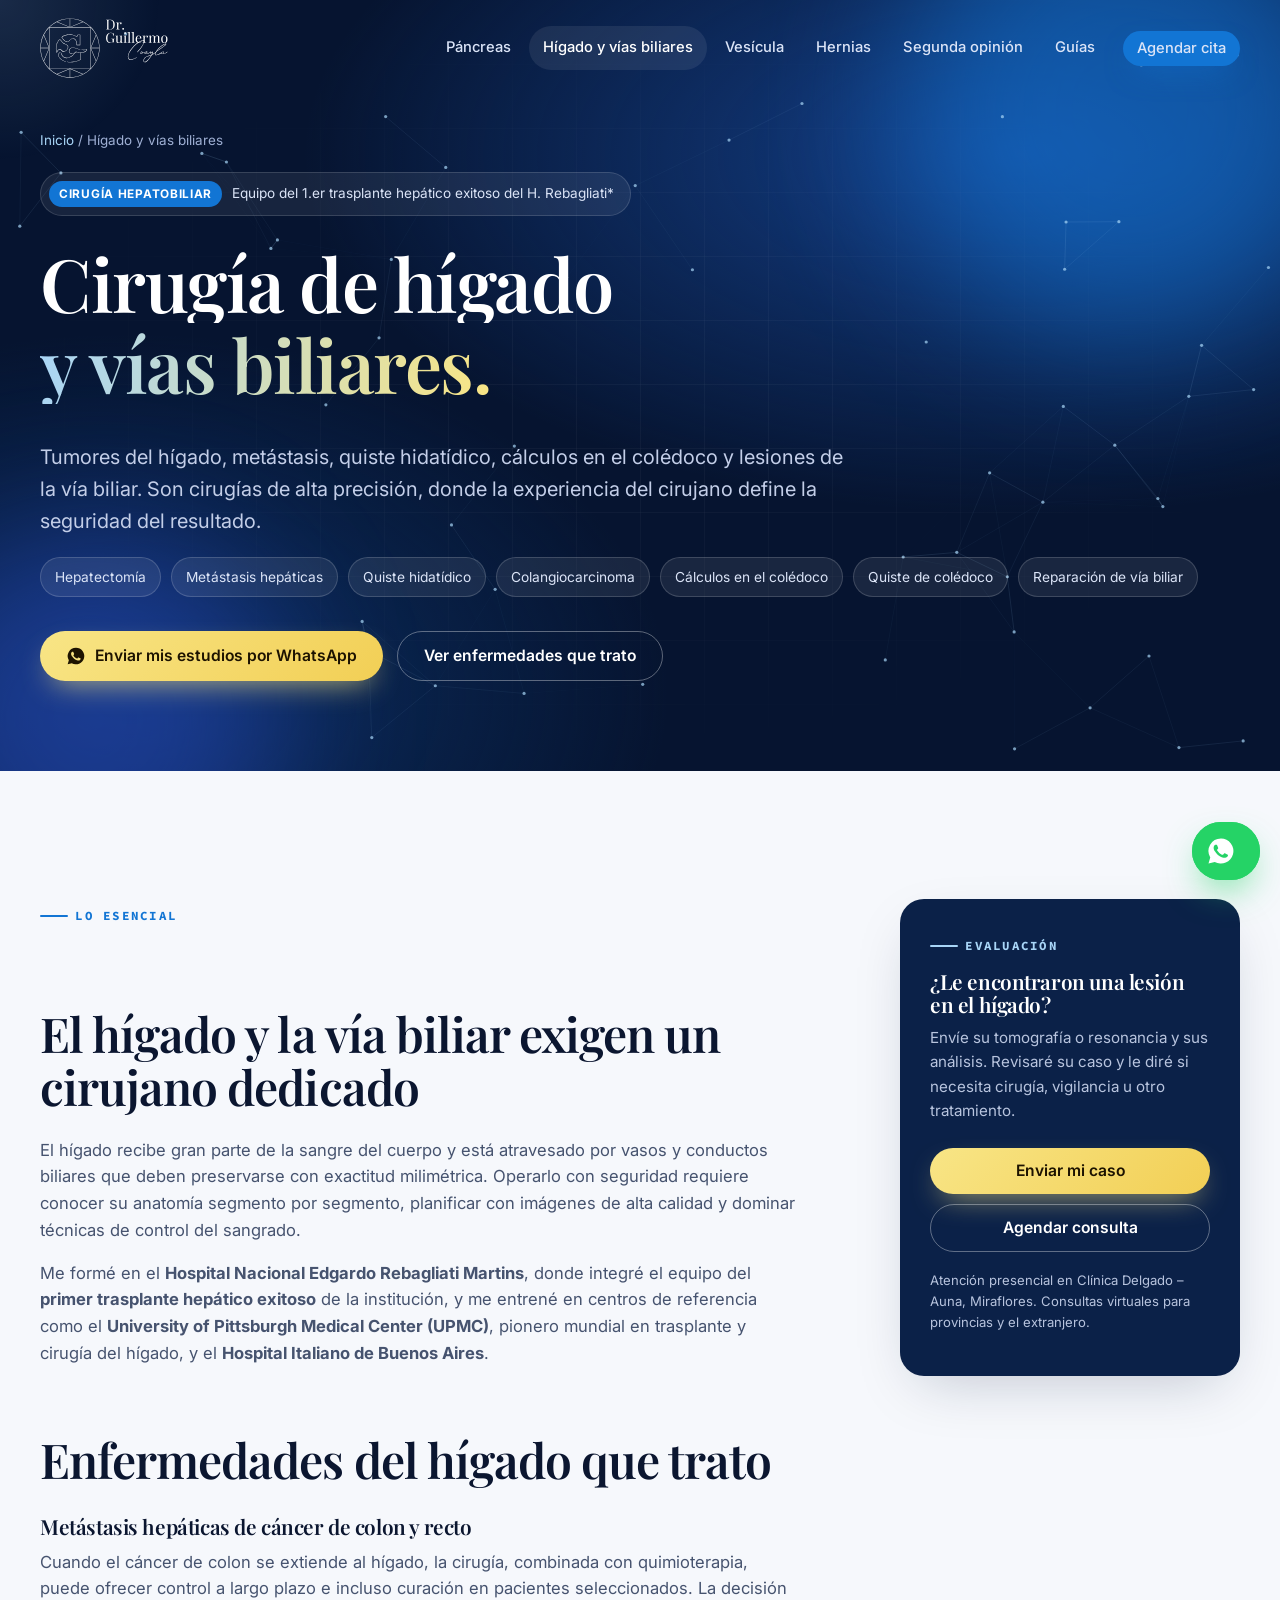
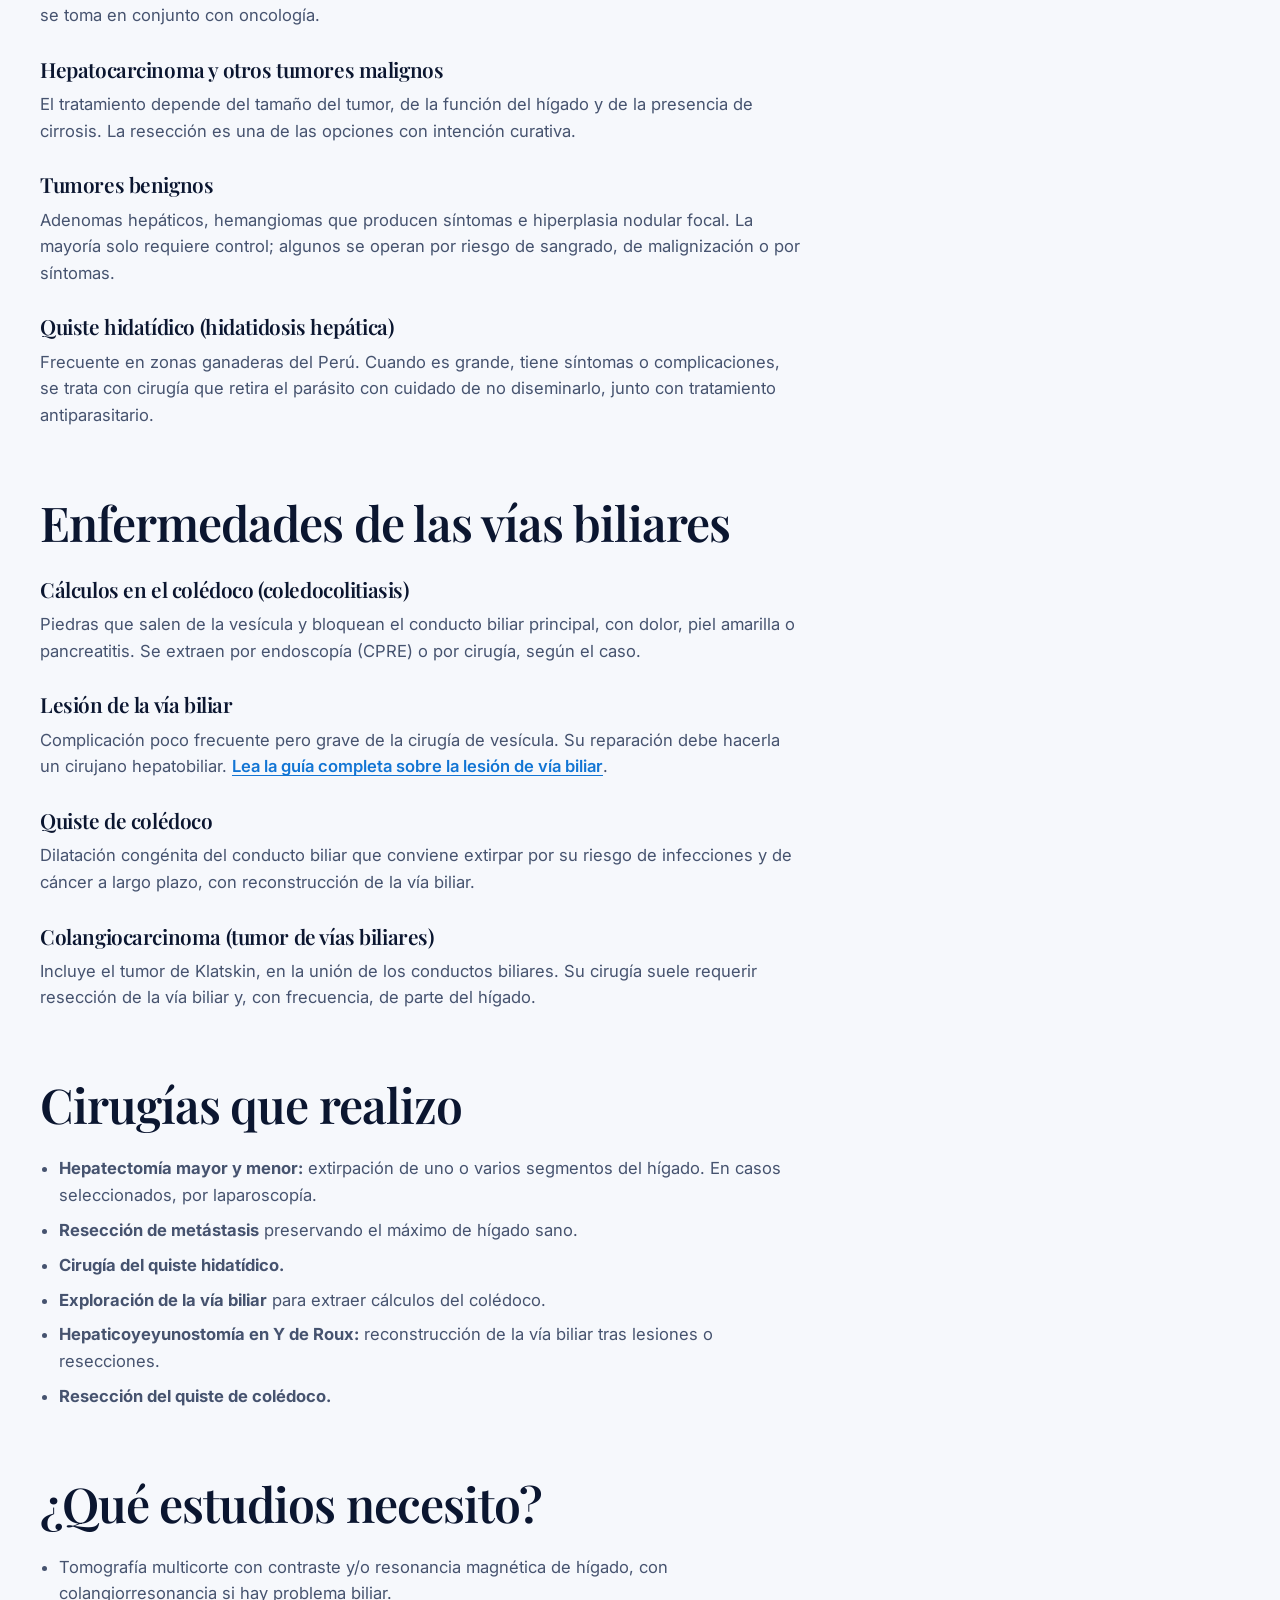
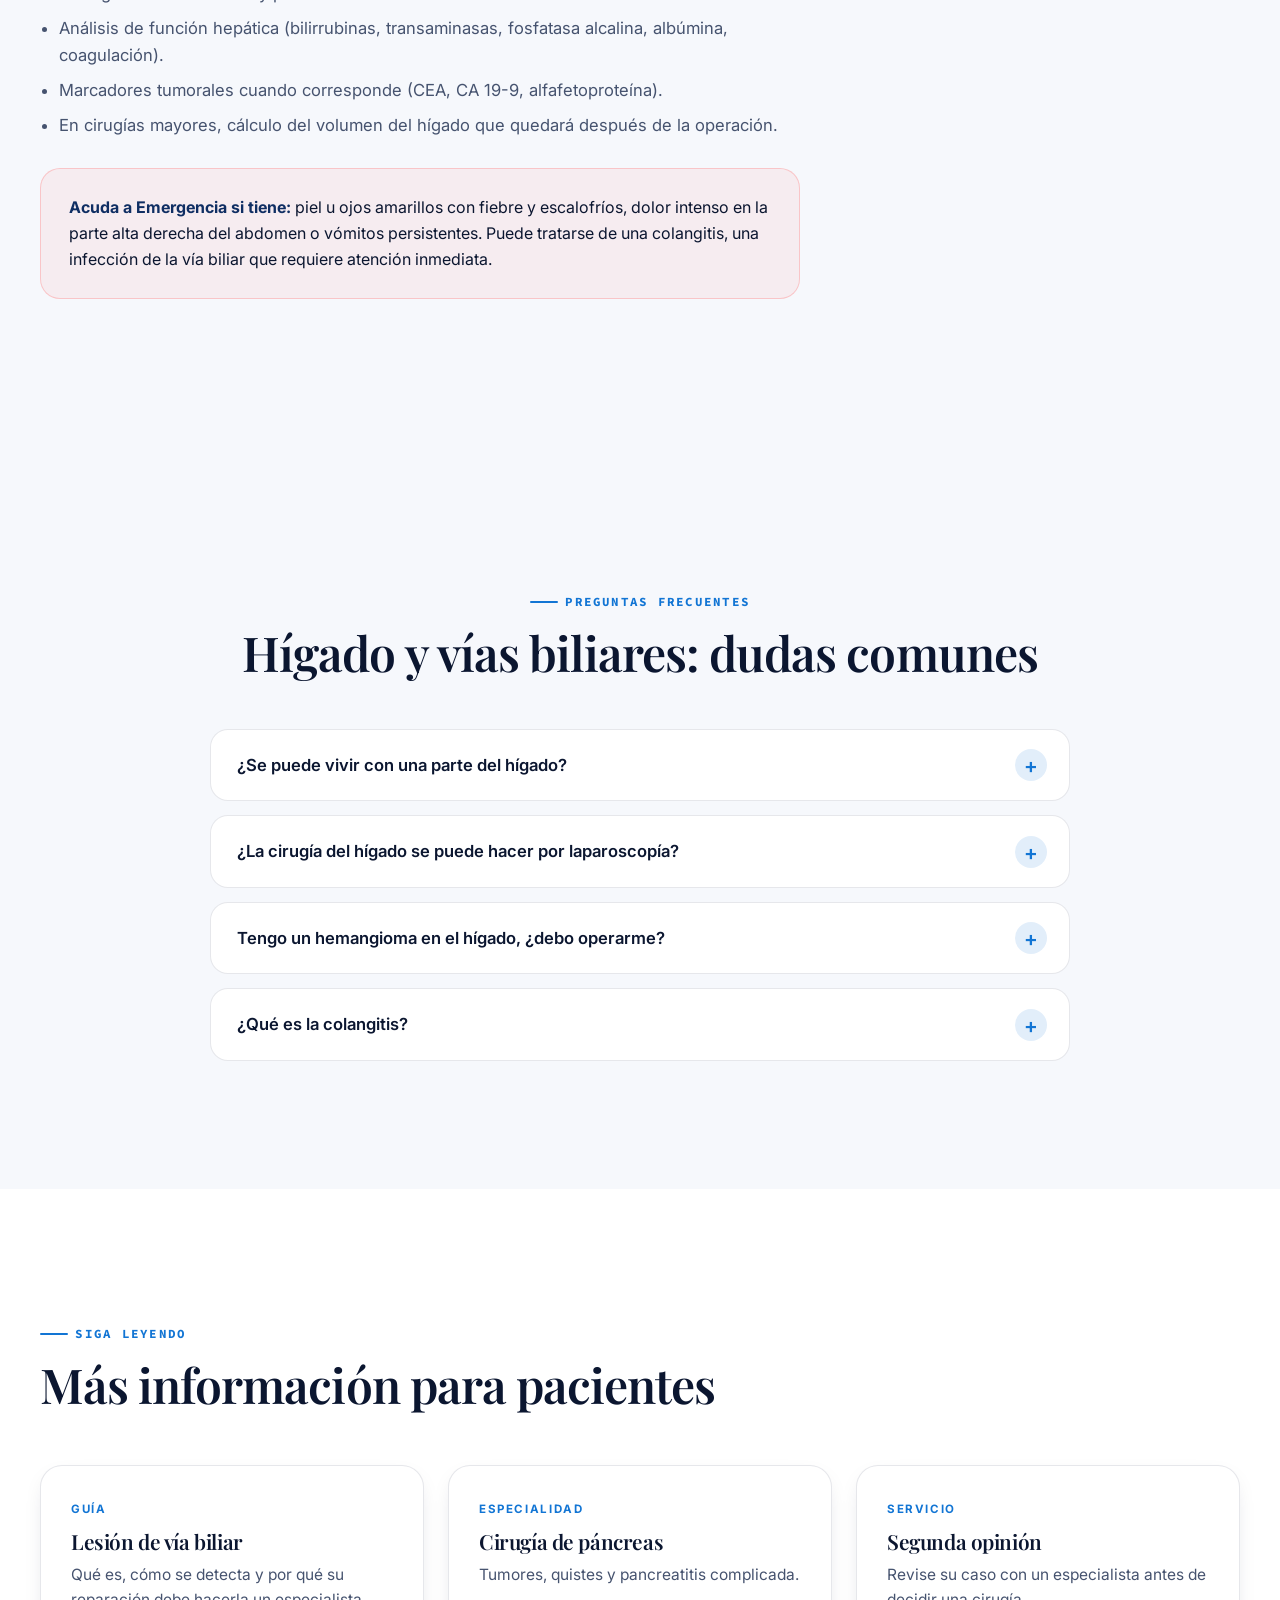
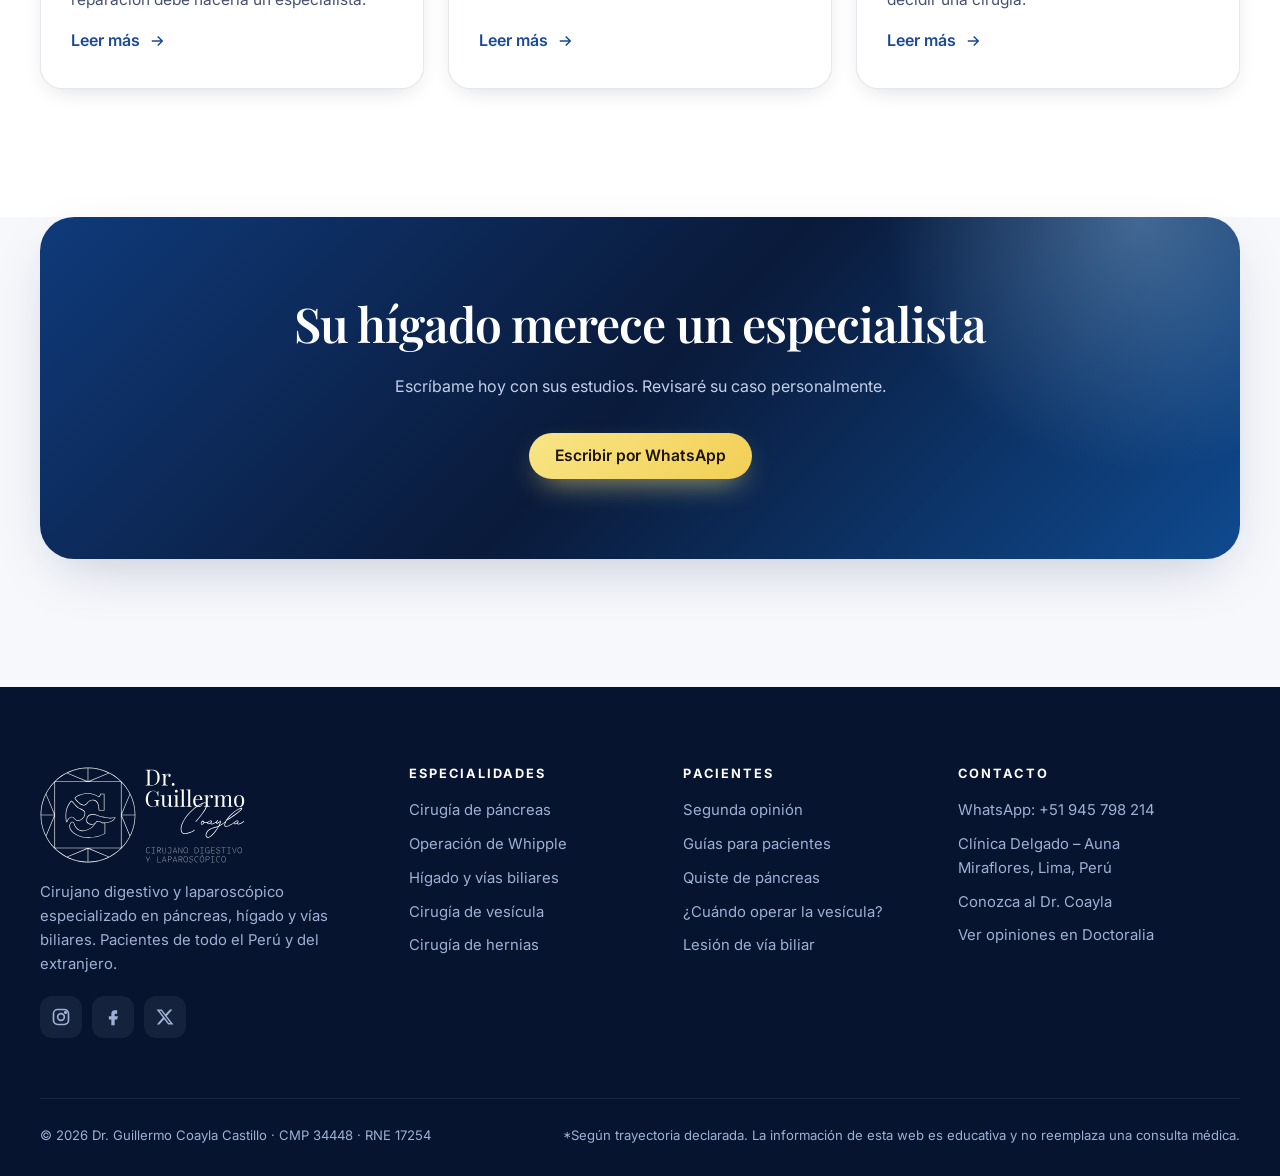
<file: higado-vias-biliares.html>
<!doctype html>
<html lang="es-PE">
<head>
  <meta charset="utf-8">
  <meta name="viewport" content="width=device-width, initial-scale=1">
  <title>Cirujano de Hígado y Vías Biliares en Lima | Hepatectomía y Colédoco | Dr. Guillermo Coayla</title>
  <meta name="description" content="Cirugía de hígado y vías biliares en Lima: metástasis hepáticas, hepatocarcinoma, quiste hidatídico, cálculos en el colédoco, quiste de colédoco y reparación de lesión de vía biliar. 20 años de experiencia.">
  <meta name="robots" content="index, follow, max-image-preview:large">
  <link rel="canonical" href="https://www.drcoayla.net/higado-vias-biliares">
  <meta property="og:type" content="website">
  <meta property="og:site_name" content="Dr. Guillermo Coayla">
  <meta property="og:title" content="Cirujano de Hígado y Vías Biliares en Lima | Hepatectomía y Colédoco | Dr. Guillermo Coayla">
  <meta property="og:description" content="Cirugía de hígado y vías biliares en Lima: metástasis hepáticas, hepatocarcinoma, quiste hidatídico, cálculos en el colédoco, quiste de colédoco y reparación de lesión de vía biliar. 20 años de experiencia.">
  <meta property="og:url" content="https://www.drcoayla.net/higado-vias-biliares">
  <meta property="og:image" content="https://www.drcoayla.net/assets/og-image.jpg">
  <meta property="og:image:width" content="1200">
  <meta property="og:image:height" content="630">
  <meta property="og:locale" content="es_PE">
  <meta name="twitter:card" content="summary_large_image">
  <meta name="twitter:site" content="@DrCoayla">
  <meta name="theme-color" content="#050d1f">
  <link rel="icon" href="/assets/favicon.svg" type="image/svg+xml">
  <link rel="preconnect" href="https://fonts.googleapis.com">
  <link rel="preconnect" href="https://fonts.gstatic.com" crossorigin>
  <link href="https://fonts.googleapis.com/css2?family=Playfair+Display:wght@500;600;700&family=Source+Code+Pro:wght@400;600;700&family=Inter:wght@400;500;600;700&display=swap" rel="stylesheet">
  <link rel="stylesheet" href="/assets/styles.css">
  <script type="application/ld+json">
{
 "@context": "https://schema.org",
 "@graph": [
  {
   "@type": "MedicalWebPage",
   "@id": "https://www.drcoayla.net/higado-vias-biliares#webpage",
   "name": "Cirujano de Hígado y Vías Biliares en Lima | Hepatectomía y Colédoco | Dr. Guillermo Coayla",
   "description": "Cirugía de hígado y vías biliares en Lima: metástasis hepáticas, hepatocarcinoma, quiste hidatídico, cálculos en el colédoco, quiste de colédoco y reparación de lesión de vía biliar. 20 años de experiencia.",
   "url": "https://www.drcoayla.net/higado-vias-biliares",
   "inLanguage": "es-PE",
   "isPartOf": {
    "@id": "https://www.drcoayla.net/#website"
   },
   "author": {
    "@id": "https://www.drcoayla.net/#doctor"
   },
   "publisher": {
    "@id": "https://www.drcoayla.net/#doctor"
   },
   "dateModified": "2026-10-10"
  },
  {
   "@type": "BreadcrumbList",
   "itemListElement": [
    {
     "@type": "ListItem",
     "position": 1,
     "name": "Inicio",
     "item": "https://www.drcoayla.net/"
    },
    {
     "@type": "ListItem",
     "position": 2,
     "name": "Hígado y vías biliares",
     "item": "https://www.drcoayla.net/higado-vias-biliares"
    }
   ]
  },
  {
   "@type": "FAQPage",
   "mainEntity": [
    {
     "@type": "Question",
     "name": "¿Se puede vivir con una parte del hígado?",
     "acceptedAnswer": {
      "@type": "Answer",
      "text": "Sí. El hígado es el único órgano que se regenera: en pocas semanas recupera gran parte de su volumen. Por eso, en un hígado sano se puede retirar una porción importante con seguridad, siempre que se planifique bien cuánto hígado quedará."
     }
    },
    {
     "@type": "Question",
     "name": "¿La cirugía del hígado se puede hacer por laparoscopía?",
     "acceptedAnswer": {
      "@type": "Answer",
      "text": "En casos seleccionados sí, sobre todo en tumores pequeños y en segmentos accesibles. La técnica se elige según la ubicación del tumor y la seguridad del paciente."
     }
    },
    {
     "@type": "Question",
     "name": "Tengo un hemangioma en el hígado, ¿debo operarme?",
     "acceptedAnswer": {
      "@type": "Answer",
      "text": "Casi nunca. Los hemangiomas son tumores benignos muy frecuentes y la gran mayoría solo requiere control. Se operan excepcionalmente, cuando son muy grandes y producen síntomas."
     }
    },
    {
     "@type": "Question",
     "name": "¿Qué es la colangitis?",
     "acceptedAnswer": {
      "@type": "Answer",
      "text": "Es una infección de la vía biliar, generalmente por un cálculo o una obstrucción. Produce fiebre, escalofríos, dolor y piel amarilla. Es una urgencia: requiere antibióticos y desobstruir la vía biliar a la brevedad."
     }
    }
   ]
  },
  {
   "@type": "MedicalProcedure",
   "name": "Hepatectomía",
   "alternateName": "Resección hepática",
   "description": "Extirpación de uno o varios segmentos del hígado por tumores benignos, malignos o metástasis.",
   "bodyLocation": "Hígado",
   "procedureType": "https://schema.org/SurgicalProcedure"
  },
  {
   "@type": "MedicalProcedure",
   "name": "Hepaticoyeyunostomía en Y de Roux",
   "alternateName": "Derivación biliodigestiva",
   "description": "Reconstrucción de la vía biliar uniendo el conducto hepático a un asa de intestino delgado.",
   "bodyLocation": "Vía biliar",
   "procedureType": "https://schema.org/SurgicalProcedure"
  }
 ]
}
  </script>
</head>
<body>
<a class="skip" href="#main">Saltar al contenido</a>
<div class="scroll-progress" aria-hidden="true"></div>

<header class="header">
  <div class="container header__inner">
    <a href="/" class="brand" aria-label="Dr. Guillermo Coayla, inicio">
      <img class="brand__logo" src="/assets/logo-header.svg" alt="Dr. Guillermo Coayla" width="117" height="54">
    </a>
    <button class="nav-toggle" aria-label="Abrir menú" aria-expanded="false"><span></span></button>
    <nav class="nav" aria-label="Principal">
      <a href="/pancreas">Páncreas</a>
      <a href="/higado-vias-biliares" aria-current="page">Hígado y vías biliares</a>
      <a href="/vesicula">Vesícula</a>
      <a href="/hernias">Hernias</a>
      <a href="/segunda-opinion">Segunda opinión</a>
      <a href="/guias">Guías</a>
      <a class="btn btn--sm" data-magnetic data-wa="Hola Dr. Coayla, quisiera agendar una consulta.">Agendar cita</a>
    </nav>
  </div>
</header>

<main id="main">
<section class="hero hero--inner">
  <div class="hero__blobs" aria-hidden="true"><div class="blob blob--1"></div><div class="blob blob--2"></div></div>
  <div class="hero__grid-bg" aria-hidden="true"></div>
  <canvas id="particles" aria-hidden="true"></canvas>
  <div class="container" style="position:relative">
    <nav class="breadcrumbs" aria-label="Ruta"><a href="/">Inicio</a> / Hígado y vías biliares</nav>
    <div class="hero__badge"><b>CIRUGÍA HEPATOBILIAR</b> Equipo del 1.er trasplante hepático exitoso del H. Rebagliati*</div>
    <h1>
      <span class="line"><span>Cirugía de hígado</span></span>
      <span class="line"><span class="grad-text">y vías biliares.</span></span>
    </h1>
    <p class="lead">Tumores del hígado, metástasis, quiste hidatídico, cálculos en el colédoco y lesiones de la vía biliar. Son cirugías de alta precisión, donde la experiencia del cirujano define la seguridad del resultado.</p>
    <div class="pills"><span class="pill">Hepatectomía</span><span class="pill">Metástasis hepáticas</span><span class="pill">Quiste hidatídico</span><span class="pill">Colangiocarcinoma</span><span class="pill">Cálculos en el colédoco</span><span class="pill">Quiste de colédoco</span><span class="pill">Reparación de vía biliar</span></div>
    <div class="hero__ctas"><a class="btn btn--gold" data-magnetic data-wa="Hola Dr. Coayla, tengo un problema de hígado o vías biliares y quisiera una evaluación. Le envío mis estudios."><svg viewBox="0 0 24 24" fill="currentColor" aria-hidden="true"><path d="M12 2a10 10 0 0 0-8.6 15.1L2 22l5-1.3A10 10 0 1 0 12 2Zm5.3 14.2c-.2.6-1.3 1.2-1.8 1.2-.5.1-1 .2-3.4-.7-2.9-1.1-4.7-4.1-4.8-4.3-.1-.2-1.2-1.5-1.2-2.9s.7-2 1-2.3c.2-.3.5-.3.7-.3h.5c.2 0 .4 0 .6.5l.8 2c.1.2.1.4 0 .5l-.3.5-.4.4c-.1.2-.3.3-.1.6.2.3.8 1.3 1.7 2.1 1.1 1 2.1 1.3 2.4 1.5.3.1.5.1.6-.1l.9-1c.2-.3.4-.2.6-.1l1.9.9c.3.1.5.2.5.3.1.2.1.7-.1 1.2Z"/></svg>Enviar mis estudios por WhatsApp</a><a class="btn btn--ghost" href="#enfermedades" data-magnetic>Ver enfermedades que trato</a></div>
  </div>
</section>

<section class="section">
  <div class="container layout-aside">
    <div class="prose">
      <div data-reveal>
        <span class="eyebrow">Lo esencial</span>
        <h2>El hígado y la vía biliar exigen un cirujano dedicado</h2>
        <p>El hígado recibe gran parte de la sangre del cuerpo y está atravesado por vasos y conductos biliares que deben preservarse con exactitud milimétrica. Operarlo con seguridad requiere conocer su anatomía segmento por segmento, planificar con imágenes de alta calidad y dominar técnicas de control del sangrado.</p>
        <p>Me formé en el <strong>Hospital Nacional Edgardo Rebagliati Martins</strong>, donde integré el equipo del <strong>primer trasplante hepático exitoso</strong> de la institución, y me entrené en centros de referencia como el <strong>University of Pittsburgh Medical Center (UPMC)</strong>, pionero mundial en trasplante y cirugía del hígado, y el <strong>Hospital Italiano de Buenos Aires</strong>.</p>
      </div>

      <div id="enfermedades" data-reveal>
        <h2>Enfermedades del hígado que trato</h2>
        <h3>Metástasis hepáticas de cáncer de colon y recto</h3>
        <p>Cuando el cáncer de colon se extiende al hígado, la cirugía, combinada con quimioterapia, puede ofrecer control a largo plazo e incluso curación en pacientes seleccionados. La decisión se toma en conjunto con oncología.</p>
        <h3>Hepatocarcinoma y otros tumores malignos</h3>
        <p>El tratamiento depende del tamaño del tumor, de la función del hígado y de la presencia de cirrosis. La resección es una de las opciones con intención curativa.</p>
        <h3>Tumores benignos</h3>
        <p>Adenomas hepáticos, hemangiomas que producen síntomas e hiperplasia nodular focal. La mayoría solo requiere control; algunos se operan por riesgo de sangrado, de malignización o por síntomas.</p>
        <h3>Quiste hidatídico (hidatidosis hepática)</h3>
        <p>Frecuente en zonas ganaderas del Perú. Cuando es grande, tiene síntomas o complicaciones, se trata con cirugía que retira el parásito con cuidado de no diseminarlo, junto con tratamiento antiparasitario.</p>
      </div>

      <div data-reveal>
        <h2>Enfermedades de las vías biliares</h2>
        <h3>Cálculos en el colédoco (coledocolitiasis)</h3>
        <p>Piedras que salen de la vesícula y bloquean el conducto biliar principal, con dolor, piel amarilla o pancreatitis. Se extraen por endoscopía (CPRE) o por cirugía, según el caso.</p>
        <h3>Lesión de la vía biliar</h3>
        <p>Complicación poco frecuente pero grave de la cirugía de vesícula. Su reparación debe hacerla un cirujano hepatobiliar. <a href="/lesion-de-via-biliar">Lea la guía completa sobre la lesión de vía biliar</a>.</p>
        <h3>Quiste de colédoco</h3>
        <p>Dilatación congénita del conducto biliar que conviene extirpar por su riesgo de infecciones y de cáncer a largo plazo, con reconstrucción de la vía biliar.</p>
        <h3>Colangiocarcinoma (tumor de vías biliares)</h3>
        <p>Incluye el tumor de Klatskin, en la unión de los conductos biliares. Su cirugía suele requerir resección de la vía biliar y, con frecuencia, de parte del hígado.</p>
      </div>

      <div data-reveal>
        <h2>Cirugías que realizo</h2>
        <ul>
          <li><strong>Hepatectomía mayor y menor:</strong> extirpación de uno o varios segmentos del hígado. En casos seleccionados, por laparoscopía.</li>
          <li><strong>Resección de metástasis</strong> preservando el máximo de hígado sano.</li>
          <li><strong>Cirugía del quiste hidatídico.</strong></li>
          <li><strong>Exploración de la vía biliar</strong> para extraer cálculos del colédoco.</li>
          <li><strong>Hepaticoyeyunostomía en Y de Roux:</strong> reconstrucción de la vía biliar tras lesiones o resecciones.</li>
          <li><strong>Resección del quiste de colédoco.</strong></li>
        </ul>
      </div>

      <div data-reveal>
        <h2>¿Qué estudios necesito?</h2>
        <ul>
          <li>Tomografía multicorte con contraste y/o resonancia magnética de hígado, con colangiorresonancia si hay problema biliar.</li>
          <li>Análisis de función hepática (bilirrubinas, transaminasas, fosfatasa alcalina, albúmina, coagulación).</li>
          <li>Marcadores tumorales cuando corresponde (CEA, CA 19-9, alfafetoproteína).</li>
          <li>En cirugías mayores, cálculo del volumen del hígado que quedará después de la operación.</li>
        </ul>
      </div>

      <div class="callout callout--warn" data-reveal><strong>Acuda a Emergencia si tiene:</strong> piel u ojos amarillos con fiebre y escalofríos, dolor intenso en la parte alta derecha del abdomen o vómitos persistentes. Puede tratarse de una colangitis, una infección de la vía biliar que requiere atención inmediata.</div>
    </div>

    <aside class="aside-card" data-reveal="right">
      <span class="eyebrow" style="color:var(--teal-300)">Evaluación</span>
      <h3 style="color:#fff">¿Le encontraron una lesión en el hígado?</h3>
      <p>Envíe su tomografía o resonancia y sus análisis. Revisaré su caso y le diré si necesita cirugía, vigilancia u otro tratamiento.</p>
      <a class="btn btn--gold" data-wa="Hola Dr. Coayla, me encontraron una lesión en el hígado y quisiera una evaluación.">Enviar mi caso</a>
      <a class="btn btn--ghost" data-wa="Hola Dr. Coayla, quisiera agendar una consulta presencial.">Agendar consulta</a>
      <p style="margin-top:18px;font-size:.82rem">Atención presencial en Clínica Delgado – Auna, Miraflores. Consultas virtuales para provincias y el extranjero.</p>
    </aside>
  </div>
</section>

<section class="section">
  <div class="container">
    <div class="center" data-reveal><span class="eyebrow">Preguntas frecuentes</span><h2>Hígado y vías biliares: dudas comunes</h2></div>
    <div class="faq" data-reveal>
      <details><summary>¿Se puede vivir con una parte del hígado?</summary><div class="faq__body">Sí. El hígado es el único órgano que se regenera: en pocas semanas recupera gran parte de su volumen. Por eso, en un hígado sano se puede retirar una porción importante con seguridad, siempre que se planifique bien cuánto hígado quedará.</div></details>
      <details><summary>¿La cirugía del hígado se puede hacer por laparoscopía?</summary><div class="faq__body">En casos seleccionados sí, sobre todo en tumores pequeños y en segmentos accesibles. La técnica se elige según la ubicación del tumor y la seguridad del paciente.</div></details>
      <details><summary>Tengo un hemangioma en el hígado, ¿debo operarme?</summary><div class="faq__body">Casi nunca. Los hemangiomas son tumores benignos muy frecuentes y la gran mayoría solo requiere control. Se operan excepcionalmente, cuando son muy grandes y producen síntomas.</div></details>
      <details><summary>¿Qué es la colangitis?</summary><div class="faq__body">Es una infección de la vía biliar, generalmente por un cálculo o una obstrucción. Produce fiebre, escalofríos, dolor y piel amarilla. Es una urgencia: requiere antibióticos y desobstruir la vía biliar a la brevedad.</div></details>
    </div>
  </div>
</section>

<section class="section section--alt">
  <div class="container">
    <div data-reveal><span class="eyebrow">Siga leyendo</span><h2>Más información para pacientes</h2></div>
    <div class="cards">
      <article class="card" data-tilt data-reveal data-delay="0">
        <span class="card__kicker">Guía</span>
        <h3>Lesión de vía biliar</h3>
        <p>Qué es, cómo se detecta y por qué su reparación debe hacerla un especialista.</p>
        <a class="card__link" href="/lesion-de-via-biliar">Leer más <svg viewBox="0 0 24 24" fill="none" stroke="currentColor" stroke-width="2"><path d="M5 12h14M13 6l6 6-6 6"/></svg></a>
      </article>
      <article class="card" data-tilt data-reveal data-delay="120">
        <span class="card__kicker">Especialidad</span>
        <h3>Cirugía de páncreas</h3>
        <p>Tumores, quistes y pancreatitis complicada.</p>
        <a class="card__link" href="/pancreas">Leer más <svg viewBox="0 0 24 24" fill="none" stroke="currentColor" stroke-width="2"><path d="M5 12h14M13 6l6 6-6 6"/></svg></a>
      </article>
      <article class="card" data-tilt data-reveal data-delay="240">
        <span class="card__kicker">Servicio</span>
        <h3>Segunda opinión</h3>
        <p>Revise su caso con un especialista antes de decidir una cirugía.</p>
        <a class="card__link" href="/segunda-opinion">Leer más <svg viewBox="0 0 24 24" fill="none" stroke="currentColor" stroke-width="2"><path d="M5 12h14M13 6l6 6-6 6"/></svg></a>
      </article>
    </div>
  </div>
</section>

<section class="section" style="padding-top:0">
  <div class="container">
    <div class="cta-band" data-reveal="zoom">
      <h2>Su hígado merece un especialista</h2>
      <p>Escríbame hoy con sus estudios. Revisaré su caso personalmente.</p>
      <div class="hero__ctas"><a class="btn btn--gold" data-magnetic data-wa="Hola Dr. Coayla, tengo un problema de hígado o vías biliares y quisiera una evaluación.">Escribir por WhatsApp</a></div>
    </div>
  </div>
</section>
</main>

<footer class="footer">
  <div class="container">
    <div class="footer__grid">
      <div>
        <a href="/" class="brand"><img class="brand__logo" src="/assets/logo-blanco.svg" alt="Dr. Guillermo Coayla, cirujano digestivo y laparoscópico" width="207" height="96" loading="lazy"></a>
        <p style="margin-top:18px">Cirujano digestivo y laparoscópico especializado en páncreas, hígado y vías biliares. Pacientes de todo el Perú y del extranjero.</p>
        <div class="socials">
          <a href="https://www.instagram.com/drcoayla/" target="_blank" rel="noopener" aria-label="Instagram"><svg viewBox="0 0 24 24" fill="none" stroke="currentColor" stroke-width="2"><rect x="3" y="3" width="18" height="18" rx="5"/><circle cx="12" cy="12" r="4"/><circle cx="17.5" cy="6.5" r="1" fill="currentColor"/></svg></a>
          <a href="https://www.facebook.com/DrGuillermoCoayla/" target="_blank" rel="noopener" aria-label="Facebook"><svg viewBox="0 0 24 24" fill="currentColor"><path d="M14 8h3V4h-3c-2.8 0-4 1.8-4 4.5V11H7v4h3v7h4v-7h3l1-4h-4V8.8c0-.5.3-.8 1-.8Z"/></svg></a>
          <a href="https://twitter.com/drcoayla" target="_blank" rel="noopener" aria-label="X"><svg viewBox="0 0 24 24" fill="currentColor"><path d="M17.8 3h3.1l-6.8 7.7 8 10.3h-6.3l-4.9-6.4L5.3 21H2.2l7.3-8.3L1.8 3h6.4l4.4 5.8L17.8 3Zm-1.1 16.2h1.7L7.4 4.7H5.6l11.1 14.5Z"/></svg></a>
        </div>
      </div>
      <div><h4>Especialidades</h4><ul>
        <li><a href="/pancreas">Cirugía de páncreas</a></li>
        <li><a href="/operacion-whipple">Operación de Whipple</a></li>
        <li><a href="/higado-vias-biliares">Hígado y vías biliares</a></li>
        <li><a href="/vesicula">Cirugía de vesícula</a></li>
        <li><a href="/hernias">Cirugía de hernias</a></li>
      </ul></div>
      <div><h4>Pacientes</h4><ul>
        <li><a href="/segunda-opinion">Segunda opinión</a></li>
        <li><a href="/guias">Guías para pacientes</a></li>
        <li><a href="/quiste-de-pancreas">Quiste de páncreas</a></li>
        <li><a href="/cuando-operar-la-vesicula">¿Cuándo operar la vesícula?</a></li>
        <li><a href="/lesion-de-via-biliar">Lesión de vía biliar</a></li>
      </ul></div>
      <div><h4>Contacto</h4><ul>
        <li><a data-wa="Hola Dr. Coayla, quisiera agendar una consulta.">WhatsApp: +51 945 798 214</a></li>
        <li>Clínica Delgado – Auna<br>Miraflores, Lima, Perú</li>
        <li><a href="/#conoceme">Conozca al Dr. Coayla</a></li>
        <li><a href="https://www.doctoralia.pe/guillermo-coayla-castillo/cirujano-general/lima" target="_blank" rel="noopener">Ver opiniones en Doctoralia</a></li>
      </ul></div>
    </div>
    <div class="footer__bottom">
      <span>© <span data-year>2026</span> Dr. Guillermo Coayla Castillo · CMP 34448 · RNE 17254</span>
      <span>*Según trayectoria declarada. La información de esta web es educativa y no reemplaza una consulta médica.</span>
    </div>
  </div>
</footer>

<a class="wa-float" data-wa="Hola Dr. Coayla, vengo de su página web y quisiera agendar una consulta." aria-label="Escribir por WhatsApp">
  <svg viewBox="0 0 24 24" fill="currentColor" aria-hidden="true"><path d="M12 2a10 10 0 0 0-8.6 15.1L2 22l5-1.3A10 10 0 1 0 12 2Zm5.3 14.2c-.2.6-1.3 1.2-1.8 1.2-.5.1-1 .2-3.4-.7-2.9-1.1-4.7-4.1-4.8-4.3-.1-.2-1.2-1.5-1.2-2.9s.7-2 1-2.3c.2-.3.5-.3.7-.3h.5c.2 0 .4 0 .6.5l.8 2c.1.2.1.4 0 .5l-.3.5-.4.4c-.1.2-.3.3-.1.6.2.3.8 1.3 1.7 2.1 1.1 1 2.1 1.3 2.4 1.5.3.1.5.1.6-.1l.9-1c.2-.3.4-.2.6-.1l1.9.9c.3.1.5.2.5.3.1.2.1.7-.1 1.2Z"/></svg>
  <span>¿Agendamos?</span>
</a>

<script src="/assets/main.js" defer></script>
</body>
</html>
</file>
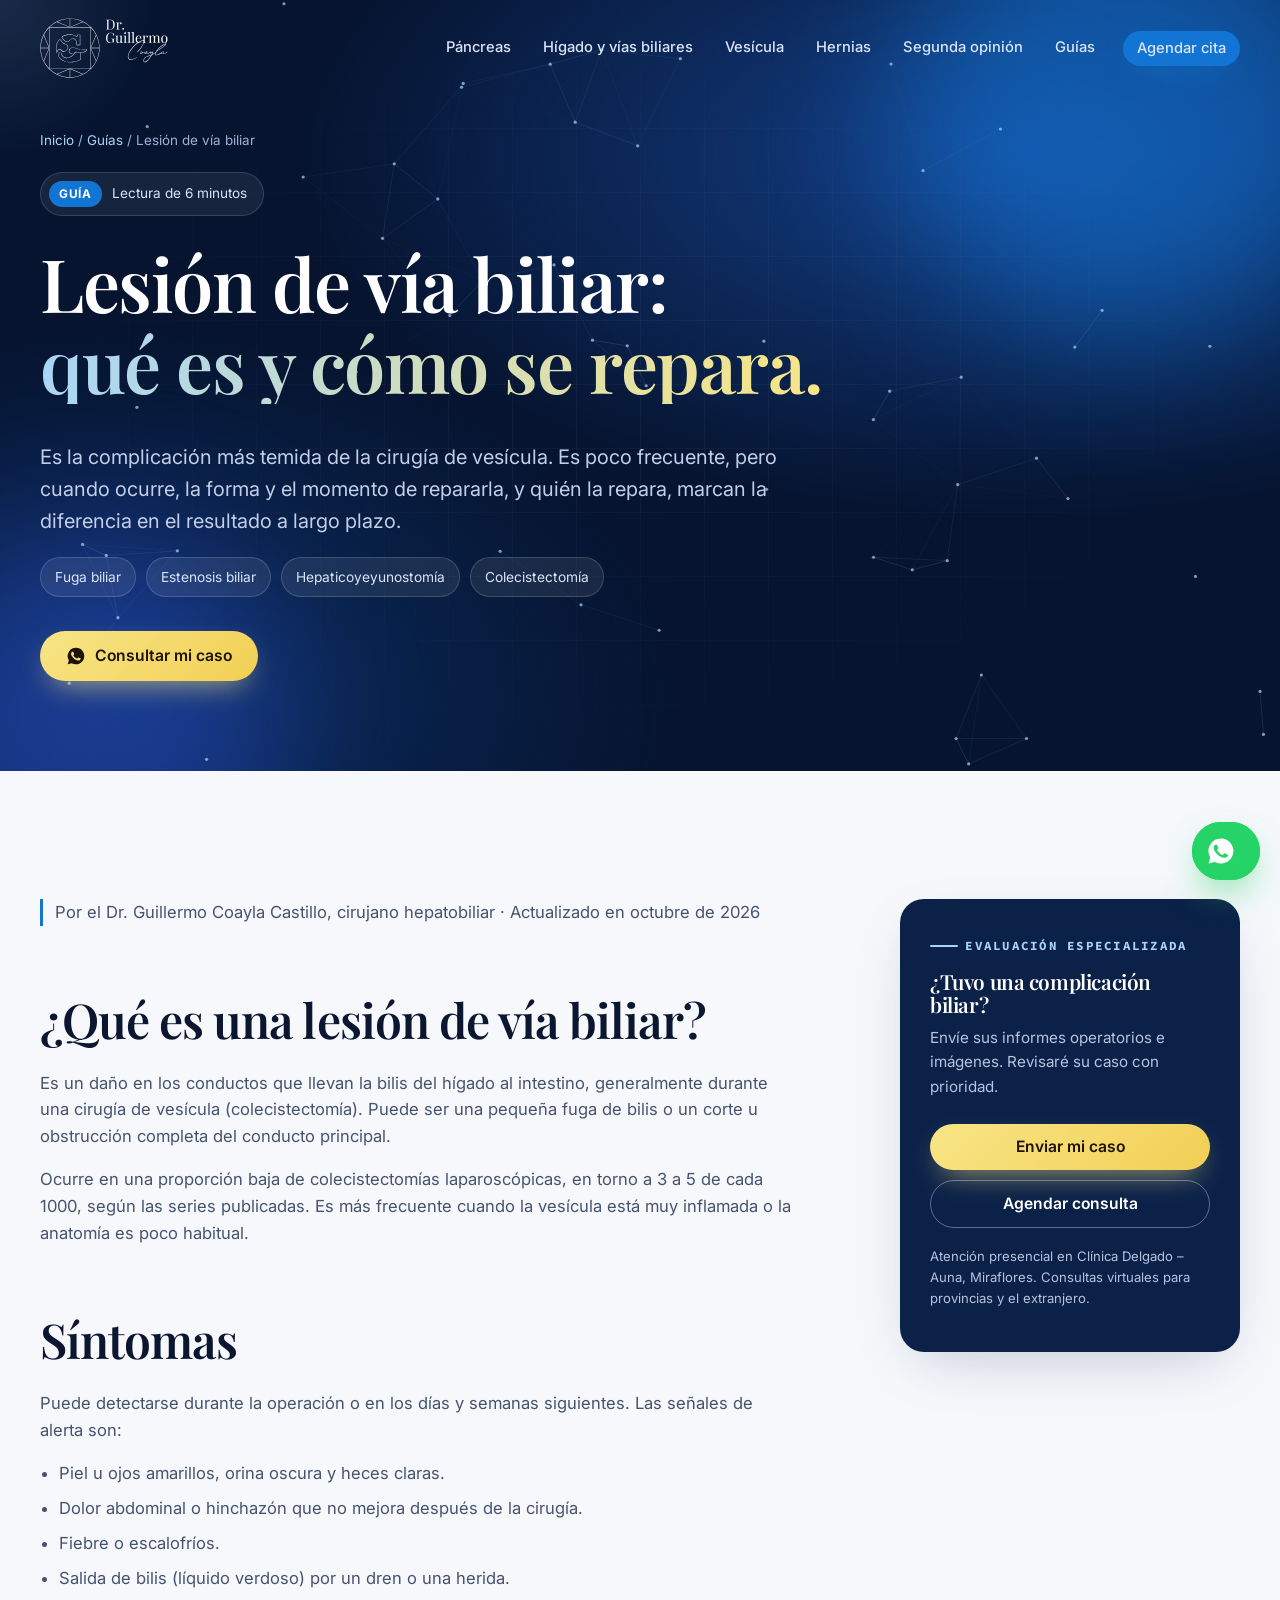
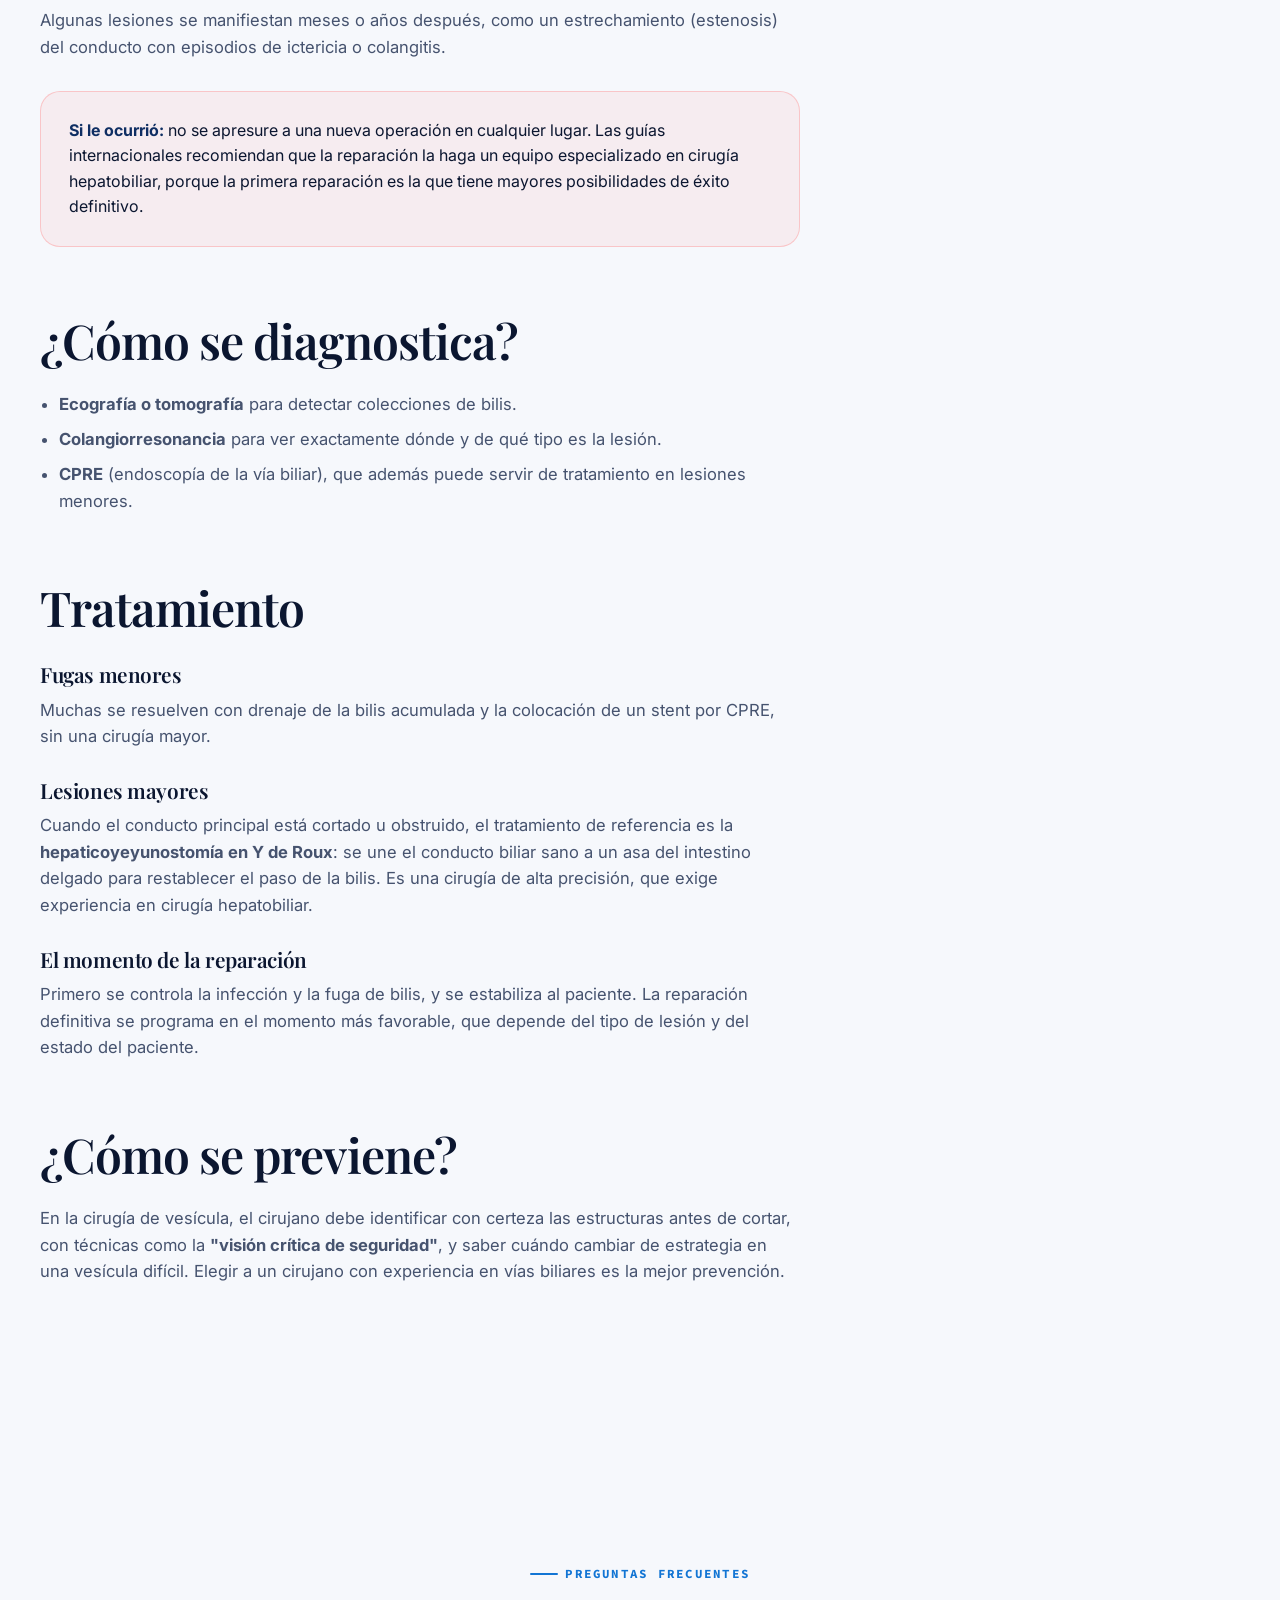
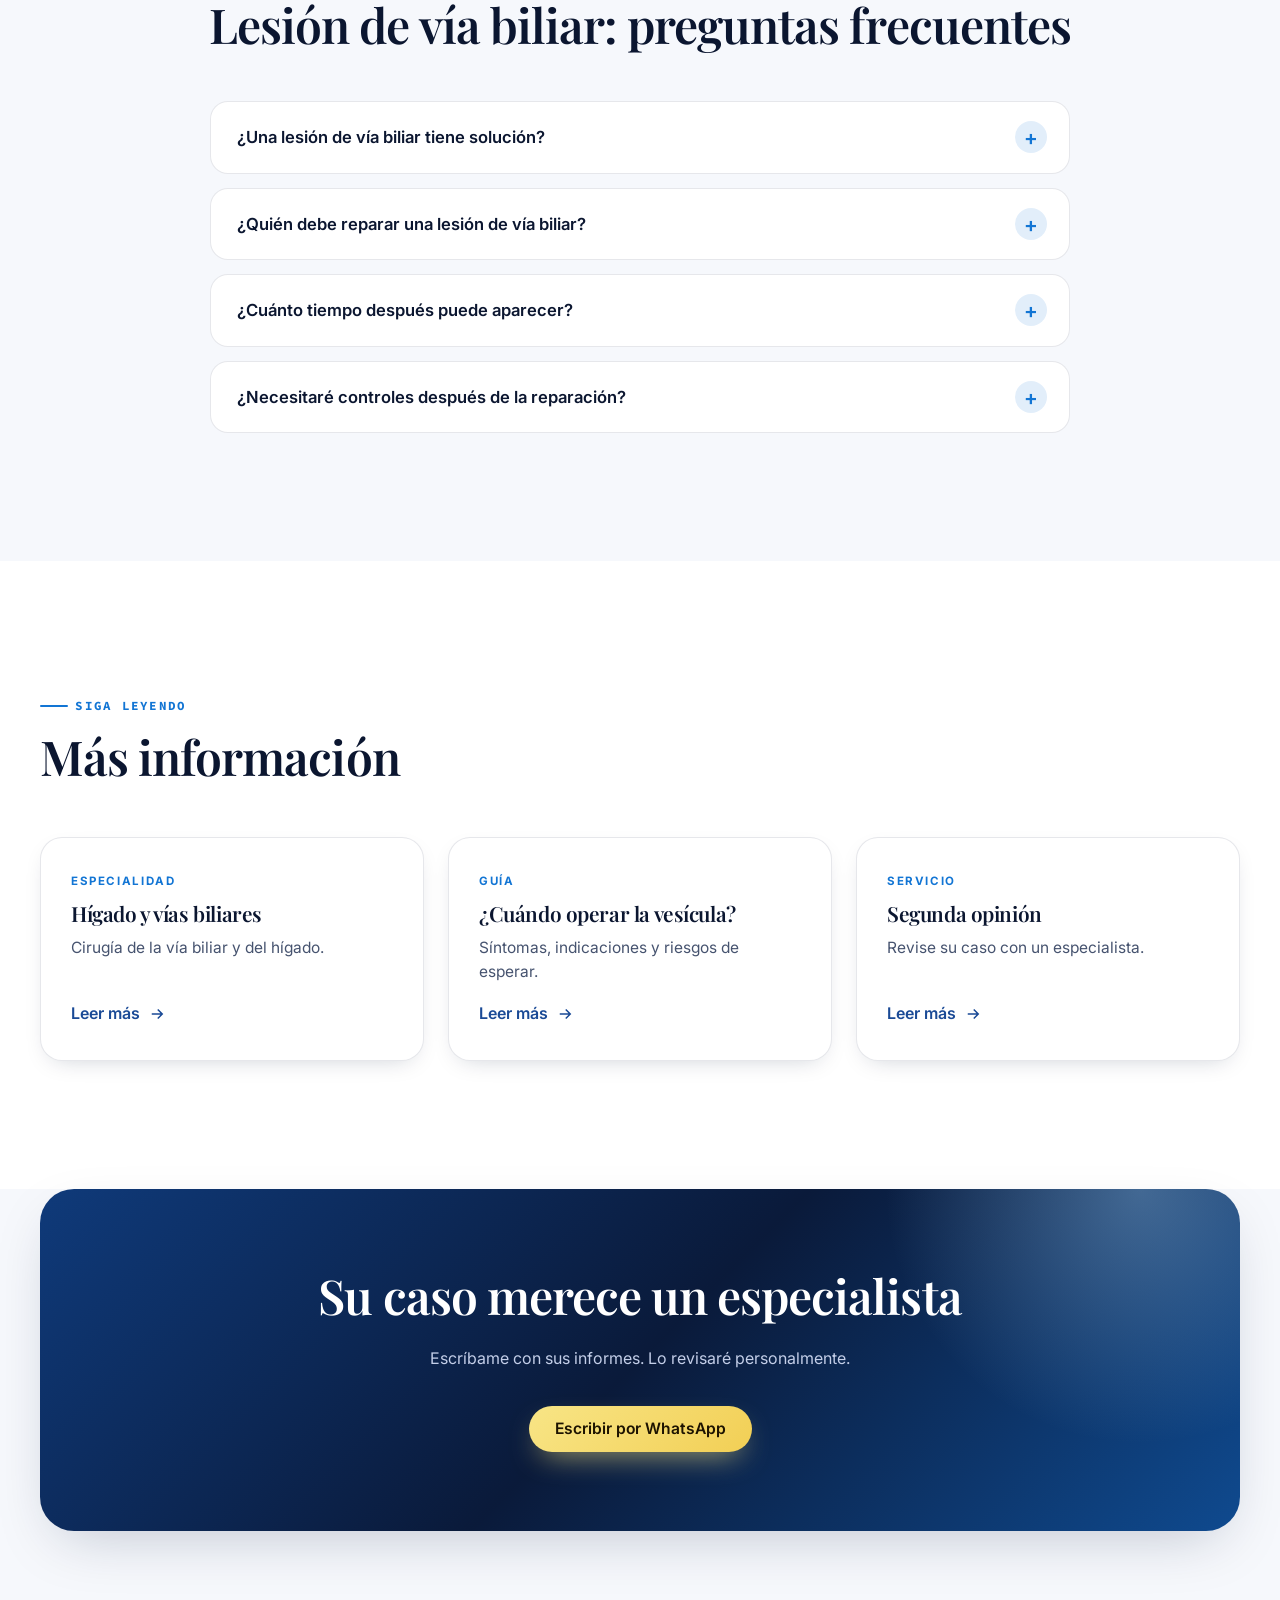
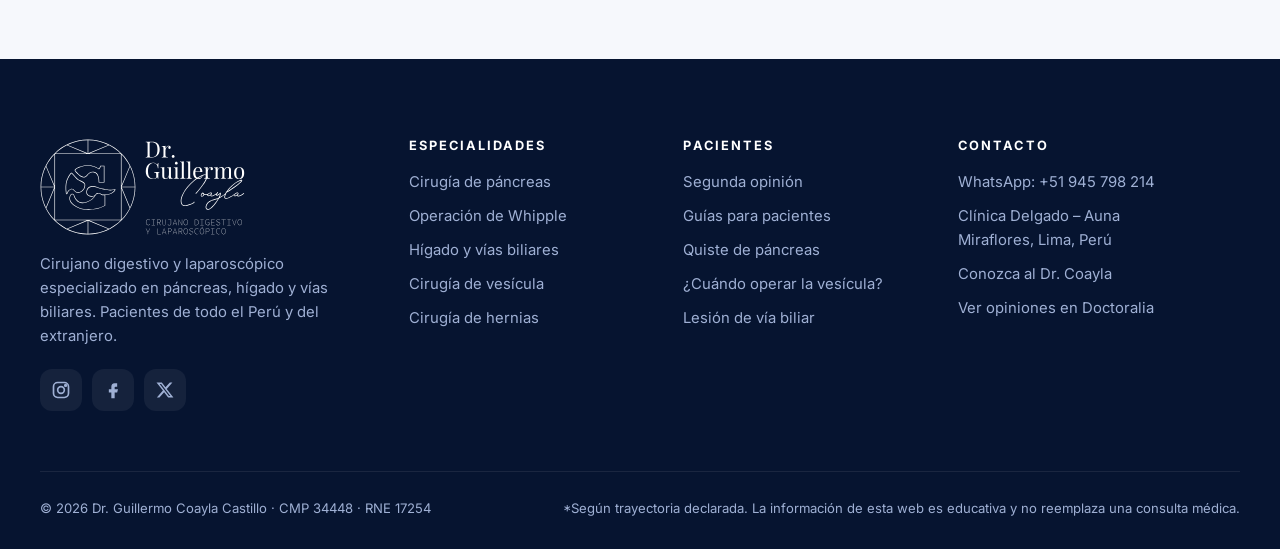
<file: lesion-de-via-biliar.html>
<!doctype html>
<html lang="es-PE">
<head>
  <meta charset="utf-8">
  <meta name="viewport" content="width=device-width, initial-scale=1">
  <title>Lesión de Vía Biliar tras Cirugía de Vesícula: Síntomas y Reparación | Dr. Guillermo Coayla</title>
  <meta name="description" content="Lesión de vía biliar después de una colecistectomía: síntomas, diagnóstico y reparación (hepaticoyeyunostomía). Por qué debe tratarla un cirujano hepatobiliar. Evaluación en Lima y virtual.">
  <meta name="robots" content="index, follow, max-image-preview:large">
  <link rel="canonical" href="https://www.drcoayla.net/lesion-de-via-biliar">
  <meta property="og:type" content="article">
  <meta property="og:site_name" content="Dr. Guillermo Coayla">
  <meta property="og:title" content="Lesión de Vía Biliar tras Cirugía de Vesícula: Síntomas y Reparación | Dr. Guillermo Coayla">
  <meta property="og:description" content="Lesión de vía biliar después de una colecistectomía: síntomas, diagnóstico y reparación (hepaticoyeyunostomía). Por qué debe tratarla un cirujano hepatobiliar. Evaluación en Lima y virtual.">
  <meta property="og:url" content="https://www.drcoayla.net/lesion-de-via-biliar">
  <meta property="og:image" content="https://www.drcoayla.net/assets/og-image.jpg">
  <meta property="og:image:width" content="1200">
  <meta property="og:image:height" content="630">
  <meta property="og:locale" content="es_PE">
  <meta name="twitter:card" content="summary_large_image">
  <meta name="twitter:site" content="@DrCoayla">
  <meta name="theme-color" content="#050d1f">
  <link rel="icon" href="/assets/favicon.svg" type="image/svg+xml">
  <link rel="preconnect" href="https://fonts.googleapis.com">
  <link rel="preconnect" href="https://fonts.gstatic.com" crossorigin>
  <link href="https://fonts.googleapis.com/css2?family=Playfair+Display:wght@500;600;700&family=Source+Code+Pro:wght@400;600;700&family=Inter:wght@400;500;600;700&display=swap" rel="stylesheet">
  <link rel="stylesheet" href="/assets/styles.css">
  <script type="application/ld+json">
{
 "@context": "https://schema.org",
 "@graph": [
  {
   "@type": "MedicalWebPage",
   "@id": "https://www.drcoayla.net/lesion-de-via-biliar#webpage",
   "name": "Lesión de Vía Biliar tras Cirugía de Vesícula: Síntomas y Reparación | Dr. Guillermo Coayla",
   "description": "Lesión de vía biliar después de una colecistectomía: síntomas, diagnóstico y reparación (hepaticoyeyunostomía). Por qué debe tratarla un cirujano hepatobiliar. Evaluación en Lima y virtual.",
   "url": "https://www.drcoayla.net/lesion-de-via-biliar",
   "inLanguage": "es-PE",
   "isPartOf": {
    "@id": "https://www.drcoayla.net/#website"
   },
   "author": {
    "@id": "https://www.drcoayla.net/#doctor"
   },
   "publisher": {
    "@id": "https://www.drcoayla.net/#doctor"
   },
   "dateModified": "2026-10-10"
  },
  {
   "@type": "BreadcrumbList",
   "itemListElement": [
    {
     "@type": "ListItem",
     "position": 1,
     "name": "Inicio",
     "item": "https://www.drcoayla.net/"
    },
    {
     "@type": "ListItem",
     "position": 2,
     "name": "Guías",
     "item": "https://www.drcoayla.net/guias"
    },
    {
     "@type": "ListItem",
     "position": 3,
     "name": "Lesión de vía biliar",
     "item": "https://www.drcoayla.net/lesion-de-via-biliar"
    }
   ]
  },
  {
   "@type": "FAQPage",
   "mainEntity": [
    {
     "@type": "Question",
     "name": "¿Una lesión de vía biliar tiene solución?",
     "acceptedAnswer": {
      "@type": "Answer",
      "text": "Sí. La gran mayoría de pacientes tratados por equipos especializados logra un buen resultado a largo plazo y una vida normal."
     }
    },
    {
     "@type": "Question",
     "name": "¿Quién debe reparar una lesión de vía biliar?",
     "acceptedAnswer": {
      "@type": "Answer",
      "text": "Un cirujano o un equipo con experiencia en cirugía hepatobiliar. Las reparaciones hechas por equipos especializados tienen mejores resultados."
     }
    },
    {
     "@type": "Question",
     "name": "¿Cuánto tiempo después puede aparecer?",
     "acceptedAnswer": {
      "@type": "Answer",
      "text": "Puede detectarse durante la cirugía, en los primeros días o incluso meses después, como un estrechamiento del conducto con ictericia o colangitis."
     }
    },
    {
     "@type": "Question",
     "name": "¿Necesitaré controles después de la reparación?",
     "acceptedAnswer": {
      "@type": "Answer",
      "text": "Sí. Se recomienda seguimiento con análisis e imágenes durante varios años, para detectar a tiempo un posible estrechamiento de la unión."
     }
    }
   ]
  },
  {
   "@type": "Article",
   "headline": "Lesión de vía biliar: qué es y cómo se repara",
   "author": {
    "@id": "https://www.drcoayla.net/#doctor"
   },
   "publisher": {
    "@id": "https://www.drcoayla.net/#doctor"
   },
   "datePublished": "2026-10-10",
   "dateModified": "2026-10-10",
   "inLanguage": "es-PE",
   "image": "https://www.drcoayla.net/assets/og-image.jpg",
   "mainEntityOfPage": "https://www.drcoayla.net/lesion-de-via-biliar",
   "about": {
    "@type": "MedicalCondition",
    "name": "Lesión de vía biliar",
    "alternateName": "Lesión iatrogénica de la vía biliar"
   }
  }
 ]
}
  </script>
</head>
<body>
<a class="skip" href="#main">Saltar al contenido</a>
<div class="scroll-progress" aria-hidden="true"></div>

<header class="header">
  <div class="container header__inner">
    <a href="/" class="brand" aria-label="Dr. Guillermo Coayla, inicio">
      <img class="brand__logo" src="/assets/logo-header.svg" alt="Dr. Guillermo Coayla" width="117" height="54">
    </a>
    <button class="nav-toggle" aria-label="Abrir menú" aria-expanded="false"><span></span></button>
    <nav class="nav" aria-label="Principal">
      <a href="/pancreas">Páncreas</a>
      <a href="/higado-vias-biliares">Hígado y vías biliares</a>
      <a href="/vesicula">Vesícula</a>
      <a href="/hernias">Hernias</a>
      <a href="/segunda-opinion">Segunda opinión</a>
      <a href="/guias">Guías</a>
      <a class="btn btn--sm" data-magnetic data-wa="Hola Dr. Coayla, quisiera agendar una consulta.">Agendar cita</a>
    </nav>
  </div>
</header>

<main id="main">
<section class="hero hero--inner">
  <div class="hero__blobs" aria-hidden="true"><div class="blob blob--1"></div><div class="blob blob--2"></div></div>
  <div class="hero__grid-bg" aria-hidden="true"></div>
  <canvas id="particles" aria-hidden="true"></canvas>
  <div class="container" style="position:relative">
    <nav class="breadcrumbs" aria-label="Ruta"><a href="/">Inicio</a> / <a href="/guias">Guías</a> / Lesión de vía biliar</nav>
    <div class="hero__badge"><b>GUÍA</b> Lectura de 6 minutos</div>
    <h1>
      <span class="line"><span>Lesión de vía biliar:</span></span>
      <span class="line"><span class="grad-text">qué es y cómo se repara.</span></span>
    </h1>
    <p class="lead">Es la complicación más temida de la cirugía de vesícula. Es poco frecuente, pero cuando ocurre, la forma y el momento de repararla, y quién la repara, marcan la diferencia en el resultado a largo plazo.</p>
    <div class="pills"><span class="pill">Fuga biliar</span><span class="pill">Estenosis biliar</span><span class="pill">Hepaticoyeyunostomía</span><span class="pill">Colecistectomía</span></div>
    <div class="hero__ctas"><a class="btn btn--gold" data-magnetic data-wa="Hola Dr. Coayla, tuve una complicación de vía biliar después de una cirugía y quisiera una evaluación."><svg viewBox="0 0 24 24" fill="currentColor" aria-hidden="true"><path d="M12 2a10 10 0 0 0-8.6 15.1L2 22l5-1.3A10 10 0 1 0 12 2Zm5.3 14.2c-.2.6-1.3 1.2-1.8 1.2-.5.1-1 .2-3.4-.7-2.9-1.1-4.7-4.1-4.8-4.3-.1-.2-1.2-1.5-1.2-2.9s.7-2 1-2.3c.2-.3.5-.3.7-.3h.5c.2 0 .4 0 .6.5l.8 2c.1.2.1.4 0 .5l-.3.5-.4.4c-.1.2-.3.3-.1.6.2.3.8 1.3 1.7 2.1 1.1 1 2.1 1.3 2.4 1.5.3.1.5.1.6-.1l.9-1c.2-.3.4-.2.6-.1l1.9.9c.3.1.5.2.5.3.1.2.1.7-.1 1.2Z"/></svg>Consultar mi caso</a></div>
  </div>
</section>

<section class="section">
  <div class="container layout-aside">
    <article class="prose">
      <p class="article-meta">Por el Dr. Guillermo Coayla Castillo, cirujano hepatobiliar · Actualizado en octubre de 2026</p>
      <div data-reveal>
        <h2>¿Qué es una lesión de vía biliar?</h2>
        <p>Es un daño en los conductos que llevan la bilis del hígado al intestino, generalmente durante una cirugía de vesícula (colecistectomía). Puede ser una pequeña fuga de bilis o un corte u obstrucción completa del conducto principal.</p>
        <p>Ocurre en una proporción baja de colecistectomías laparoscópicas, en torno a 3 a 5 de cada 1000, según las series publicadas. Es más frecuente cuando la vesícula está muy inflamada o la anatomía es poco habitual.</p>
      </div>

      <div data-reveal>
        <h2>Síntomas</h2>
        <p>Puede detectarse durante la operación o en los días y semanas siguientes. Las señales de alerta son:</p>
        <ul>
          <li>Piel u ojos amarillos, orina oscura y heces claras.</li>
          <li>Dolor abdominal o hinchazón que no mejora después de la cirugía.</li>
          <li>Fiebre o escalofríos.</li>
          <li>Salida de bilis (líquido verdoso) por un dren o una herida.</li>
        </ul>
        <p>Algunas lesiones se manifiestan meses o años después, como un estrechamiento (estenosis) del conducto con episodios de ictericia o colangitis.</p>
      </div>

      <div class="callout callout--warn" data-reveal><strong>Si le ocurrió:</strong> no se apresure a una nueva operación en cualquier lugar. Las guías internacionales recomiendan que la reparación la haga un equipo especializado en cirugía hepatobiliar, porque la primera reparación es la que tiene mayores posibilidades de éxito definitivo.</div>

      <div data-reveal>
        <h2>¿Cómo se diagnostica?</h2>
        <ul>
          <li><strong>Ecografía o tomografía</strong> para detectar colecciones de bilis.</li>
          <li><strong>Colangiorresonancia</strong> para ver exactamente dónde y de qué tipo es la lesión.</li>
          <li><strong>CPRE</strong> (endoscopía de la vía biliar), que además puede servir de tratamiento en lesiones menores.</li>
        </ul>
      </div>

      <div data-reveal>
        <h2>Tratamiento</h2>
        <h3>Fugas menores</h3>
        <p>Muchas se resuelven con drenaje de la bilis acumulada y la colocación de un stent por CPRE, sin una cirugía mayor.</p>
        <h3>Lesiones mayores</h3>
        <p>Cuando el conducto principal está cortado u obstruido, el tratamiento de referencia es la <strong>hepaticoyeyunostomía en Y de Roux</strong>: se une el conducto biliar sano a un asa del intestino delgado para restablecer el paso de la bilis. Es una cirugía de alta precisión, que exige experiencia en cirugía hepatobiliar.</p>
        <h3>El momento de la reparación</h3>
        <p>Primero se controla la infección y la fuga de bilis, y se estabiliza al paciente. La reparación definitiva se programa en el momento más favorable, que depende del tipo de lesión y del estado del paciente.</p>
      </div>

      <div data-reveal>
        <h2>¿Cómo se previene?</h2>
        <p>En la cirugía de vesícula, el cirujano debe identificar con certeza las estructuras antes de cortar, con técnicas como la <strong>"visión crítica de seguridad"</strong>, y saber cuándo cambiar de estrategia en una vesícula difícil. Elegir a un cirujano con experiencia en vías biliares es la mejor prevención.</p>
      </div>
    </article>

    <aside class="aside-card" data-reveal="right">
      <span class="eyebrow" style="color:var(--teal-300)">Evaluación especializada</span>
      <h3 style="color:#fff">¿Tuvo una complicación biliar?</h3>
      <p>Envíe sus informes operatorios e imágenes. Revisaré su caso con prioridad.</p>
      <a class="btn btn--gold" data-wa="Hola Dr. Coayla, tuve una complicación de vía biliar después de una cirugía y quisiera una evaluación.">Enviar mi caso</a>
      <a class="btn btn--ghost" data-wa="Hola Dr. Coayla, quisiera agendar una consulta presencial.">Agendar consulta</a>
      <p style="margin-top:18px;font-size:.82rem">Atención presencial en Clínica Delgado – Auna, Miraflores. Consultas virtuales para provincias y el extranjero.</p>
    </aside>
  </div>
</section>

<section class="section">
  <div class="container">
    <div class="center" data-reveal><span class="eyebrow">Preguntas frecuentes</span><h2>Lesión de vía biliar: preguntas frecuentes</h2></div>
    <div class="faq" data-reveal>
      <details><summary>¿Una lesión de vía biliar tiene solución?</summary><div class="faq__body">Sí. La gran mayoría de pacientes tratados por equipos especializados logra un buen resultado a largo plazo y una vida normal.</div></details>
      <details><summary>¿Quién debe reparar una lesión de vía biliar?</summary><div class="faq__body">Un cirujano o un equipo con experiencia en cirugía hepatobiliar. Las reparaciones hechas por equipos especializados tienen mejores resultados.</div></details>
      <details><summary>¿Cuánto tiempo después puede aparecer?</summary><div class="faq__body">Puede detectarse durante la cirugía, en los primeros días o incluso meses después, como un estrechamiento del conducto con ictericia o colangitis.</div></details>
      <details><summary>¿Necesitaré controles después de la reparación?</summary><div class="faq__body">Sí. Se recomienda seguimiento con análisis e imágenes durante varios años, para detectar a tiempo un posible estrechamiento de la unión.</div></details>
    </div>
  </div>
</section>

<section class="section section--alt">
  <div class="container">
    <div data-reveal><span class="eyebrow">Siga leyendo</span><h2>Más información</h2></div>
    <div class="cards">
      <article class="card" data-tilt data-reveal data-delay="0">
        <span class="card__kicker">Especialidad</span>
        <h3>Hígado y vías biliares</h3>
        <p>Cirugía de la vía biliar y del hígado.</p>
        <a class="card__link" href="/higado-vias-biliares">Leer más <svg viewBox="0 0 24 24" fill="none" stroke="currentColor" stroke-width="2"><path d="M5 12h14M13 6l6 6-6 6"/></svg></a>
      </article>
      <article class="card" data-tilt data-reveal data-delay="120">
        <span class="card__kicker">Guía</span>
        <h3>¿Cuándo operar la vesícula?</h3>
        <p>Síntomas, indicaciones y riesgos de esperar.</p>
        <a class="card__link" href="/cuando-operar-la-vesicula">Leer más <svg viewBox="0 0 24 24" fill="none" stroke="currentColor" stroke-width="2"><path d="M5 12h14M13 6l6 6-6 6"/></svg></a>
      </article>
      <article class="card" data-tilt data-reveal data-delay="240">
        <span class="card__kicker">Servicio</span>
        <h3>Segunda opinión</h3>
        <p>Revise su caso con un especialista.</p>
        <a class="card__link" href="/segunda-opinion">Leer más <svg viewBox="0 0 24 24" fill="none" stroke="currentColor" stroke-width="2"><path d="M5 12h14M13 6l6 6-6 6"/></svg></a>
      </article>
    </div>
  </div>
</section>

<section class="section" style="padding-top:0">
  <div class="container">
    <div class="cta-band" data-reveal="zoom">
      <h2>Su caso merece un especialista</h2>
      <p>Escríbame con sus informes. Lo revisaré personalmente.</p>
      <div class="hero__ctas"><a class="btn btn--gold" data-magnetic data-wa="Hola Dr. Coayla, tuve una complicación de vía biliar y quisiera una evaluación.">Escribir por WhatsApp</a></div>
    </div>
  </div>
</section>
</main>

<footer class="footer">
  <div class="container">
    <div class="footer__grid">
      <div>
        <a href="/" class="brand"><img class="brand__logo" src="/assets/logo-blanco.svg" alt="Dr. Guillermo Coayla, cirujano digestivo y laparoscópico" width="207" height="96" loading="lazy"></a>
        <p style="margin-top:18px">Cirujano digestivo y laparoscópico especializado en páncreas, hígado y vías biliares. Pacientes de todo el Perú y del extranjero.</p>
        <div class="socials">
          <a href="https://www.instagram.com/drcoayla/" target="_blank" rel="noopener" aria-label="Instagram"><svg viewBox="0 0 24 24" fill="none" stroke="currentColor" stroke-width="2"><rect x="3" y="3" width="18" height="18" rx="5"/><circle cx="12" cy="12" r="4"/><circle cx="17.5" cy="6.5" r="1" fill="currentColor"/></svg></a>
          <a href="https://www.facebook.com/DrGuillermoCoayla/" target="_blank" rel="noopener" aria-label="Facebook"><svg viewBox="0 0 24 24" fill="currentColor"><path d="M14 8h3V4h-3c-2.8 0-4 1.8-4 4.5V11H7v4h3v7h4v-7h3l1-4h-4V8.8c0-.5.3-.8 1-.8Z"/></svg></a>
          <a href="https://twitter.com/drcoayla" target="_blank" rel="noopener" aria-label="X"><svg viewBox="0 0 24 24" fill="currentColor"><path d="M17.8 3h3.1l-6.8 7.7 8 10.3h-6.3l-4.9-6.4L5.3 21H2.2l7.3-8.3L1.8 3h6.4l4.4 5.8L17.8 3Zm-1.1 16.2h1.7L7.4 4.7H5.6l11.1 14.5Z"/></svg></a>
        </div>
      </div>
      <div><h4>Especialidades</h4><ul>
        <li><a href="/pancreas">Cirugía de páncreas</a></li>
        <li><a href="/operacion-whipple">Operación de Whipple</a></li>
        <li><a href="/higado-vias-biliares">Hígado y vías biliares</a></li>
        <li><a href="/vesicula">Cirugía de vesícula</a></li>
        <li><a href="/hernias">Cirugía de hernias</a></li>
      </ul></div>
      <div><h4>Pacientes</h4><ul>
        <li><a href="/segunda-opinion">Segunda opinión</a></li>
        <li><a href="/guias">Guías para pacientes</a></li>
        <li><a href="/quiste-de-pancreas">Quiste de páncreas</a></li>
        <li><a href="/cuando-operar-la-vesicula">¿Cuándo operar la vesícula?</a></li>
        <li><a href="/lesion-de-via-biliar">Lesión de vía biliar</a></li>
      </ul></div>
      <div><h4>Contacto</h4><ul>
        <li><a data-wa="Hola Dr. Coayla, quisiera agendar una consulta.">WhatsApp: +51 945 798 214</a></li>
        <li>Clínica Delgado – Auna<br>Miraflores, Lima, Perú</li>
        <li><a href="/#conoceme">Conozca al Dr. Coayla</a></li>
        <li><a href="https://www.doctoralia.pe/guillermo-coayla-castillo/cirujano-general/lima" target="_blank" rel="noopener">Ver opiniones en Doctoralia</a></li>
      </ul></div>
    </div>
    <div class="footer__bottom">
      <span>© <span data-year>2026</span> Dr. Guillermo Coayla Castillo · CMP 34448 · RNE 17254</span>
      <span>*Según trayectoria declarada. La información de esta web es educativa y no reemplaza una consulta médica.</span>
    </div>
  </div>
</footer>

<a class="wa-float" data-wa="Hola Dr. Coayla, vengo de su página web y quisiera agendar una consulta." aria-label="Escribir por WhatsApp">
  <svg viewBox="0 0 24 24" fill="currentColor" aria-hidden="true"><path d="M12 2a10 10 0 0 0-8.6 15.1L2 22l5-1.3A10 10 0 1 0 12 2Zm5.3 14.2c-.2.6-1.3 1.2-1.8 1.2-.5.1-1 .2-3.4-.7-2.9-1.1-4.7-4.1-4.8-4.3-.1-.2-1.2-1.5-1.2-2.9s.7-2 1-2.3c.2-.3.5-.3.7-.3h.5c.2 0 .4 0 .6.5l.8 2c.1.2.1.4 0 .5l-.3.5-.4.4c-.1.2-.3.3-.1.6.2.3.8 1.3 1.7 2.1 1.1 1 2.1 1.3 2.4 1.5.3.1.5.1.6-.1l.9-1c.2-.3.4-.2.6-.1l1.9.9c.3.1.5.2.5.3.1.2.1.7-.1 1.2Z"/></svg>
  <span>¿Agendamos?</span>
</a>

<script src="/assets/main.js" defer></script>
</body>
</html>
</file>
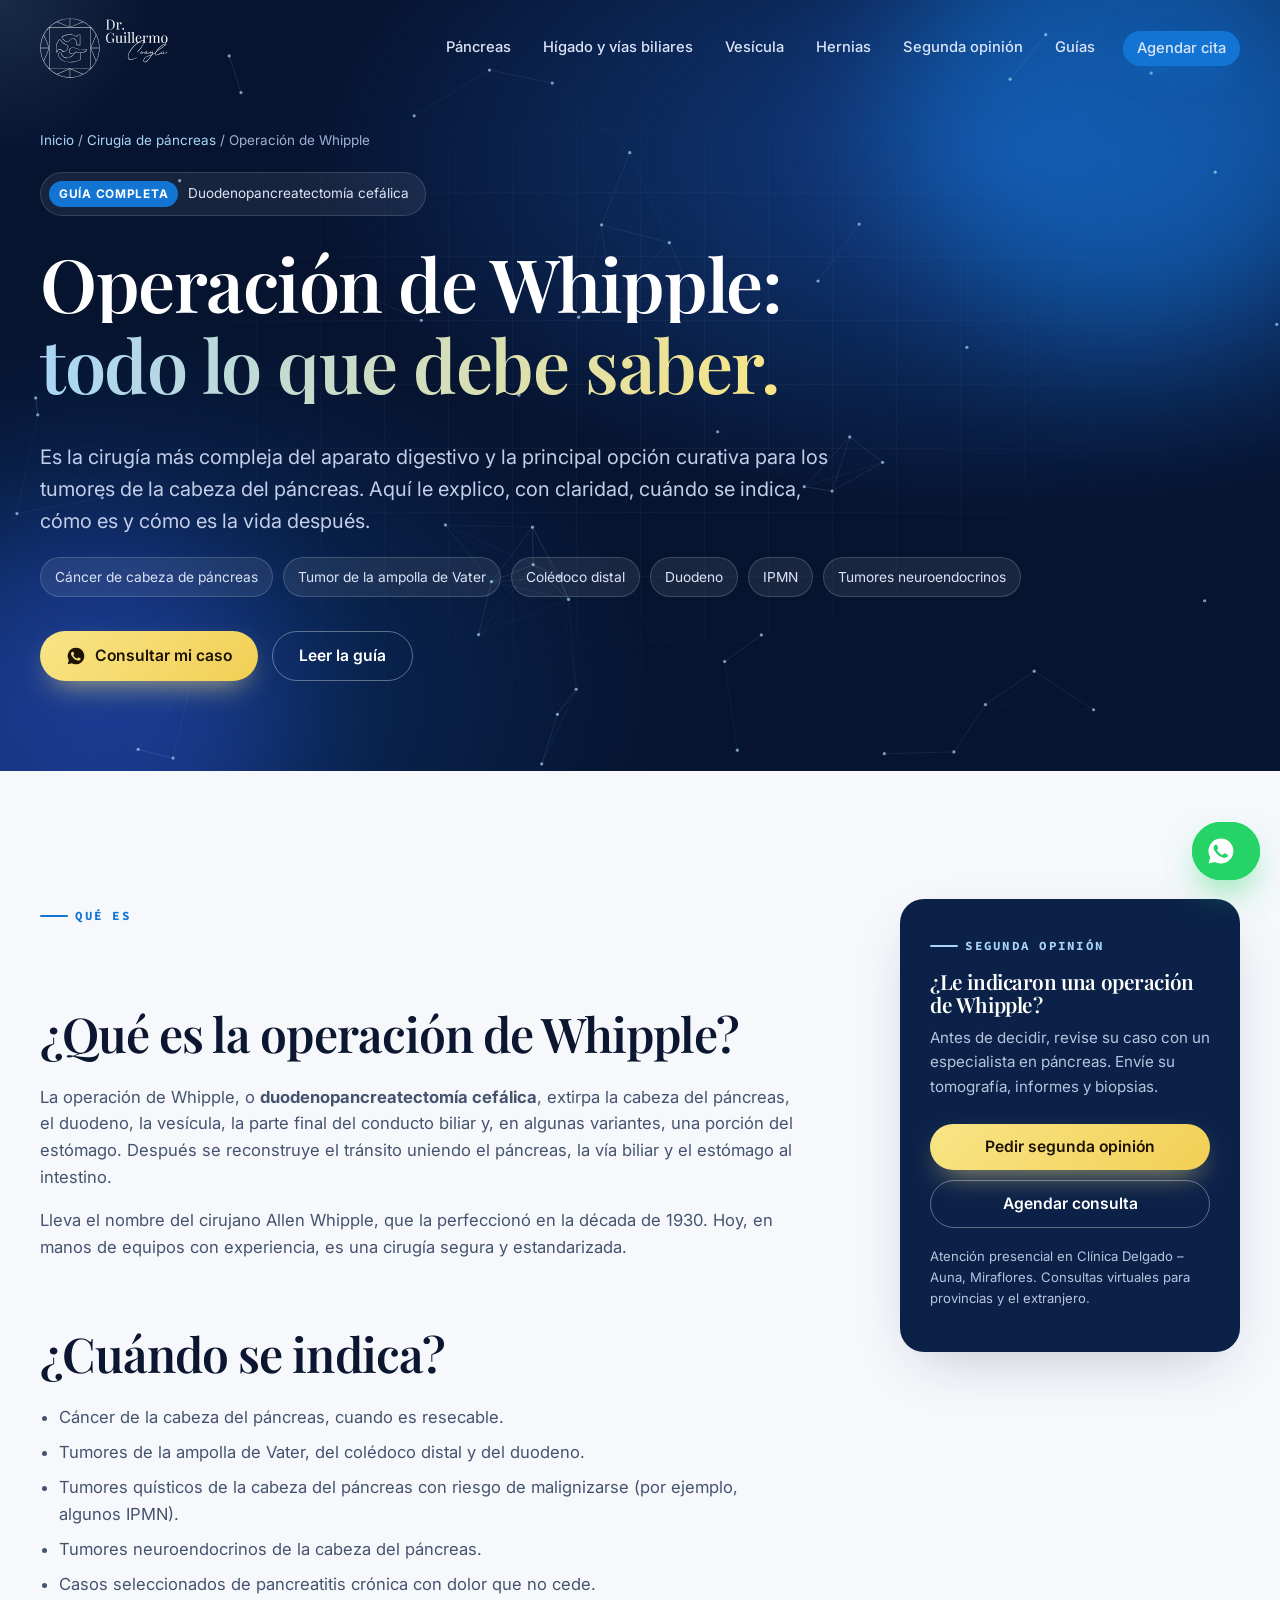
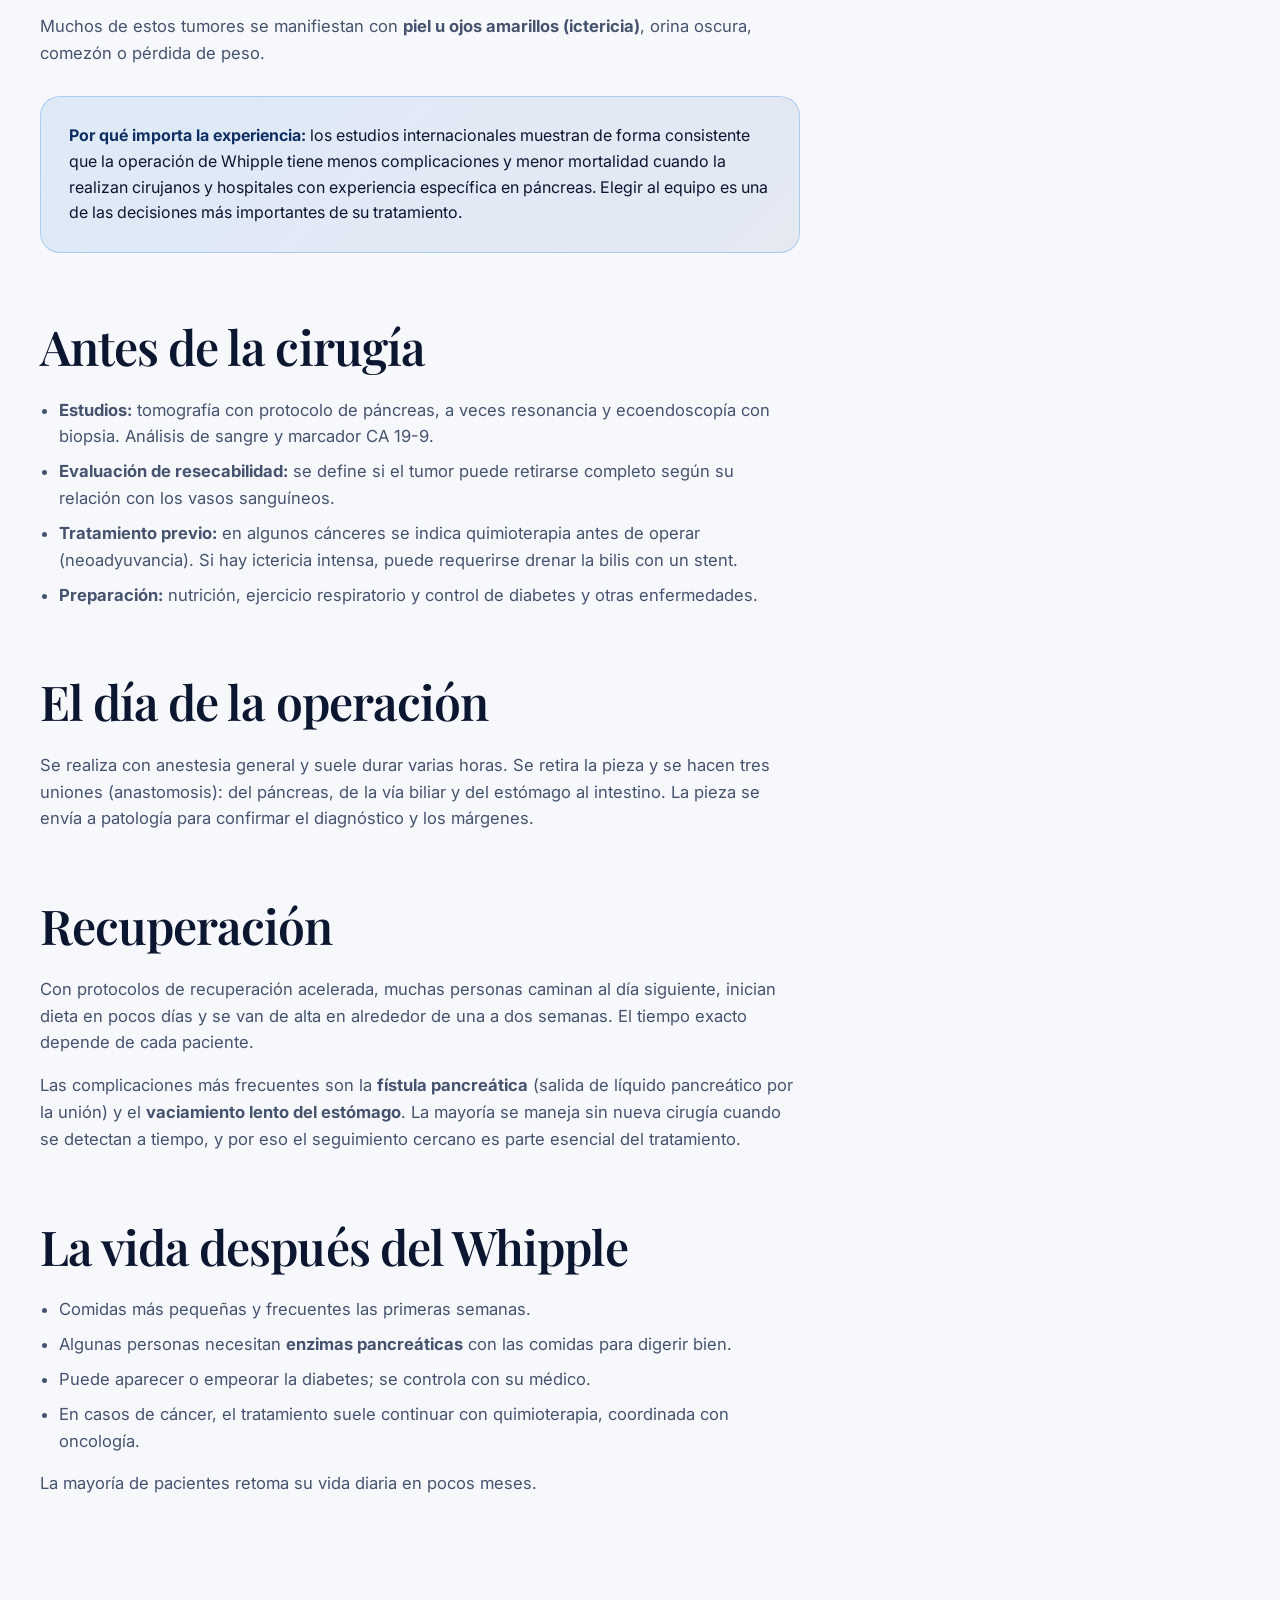
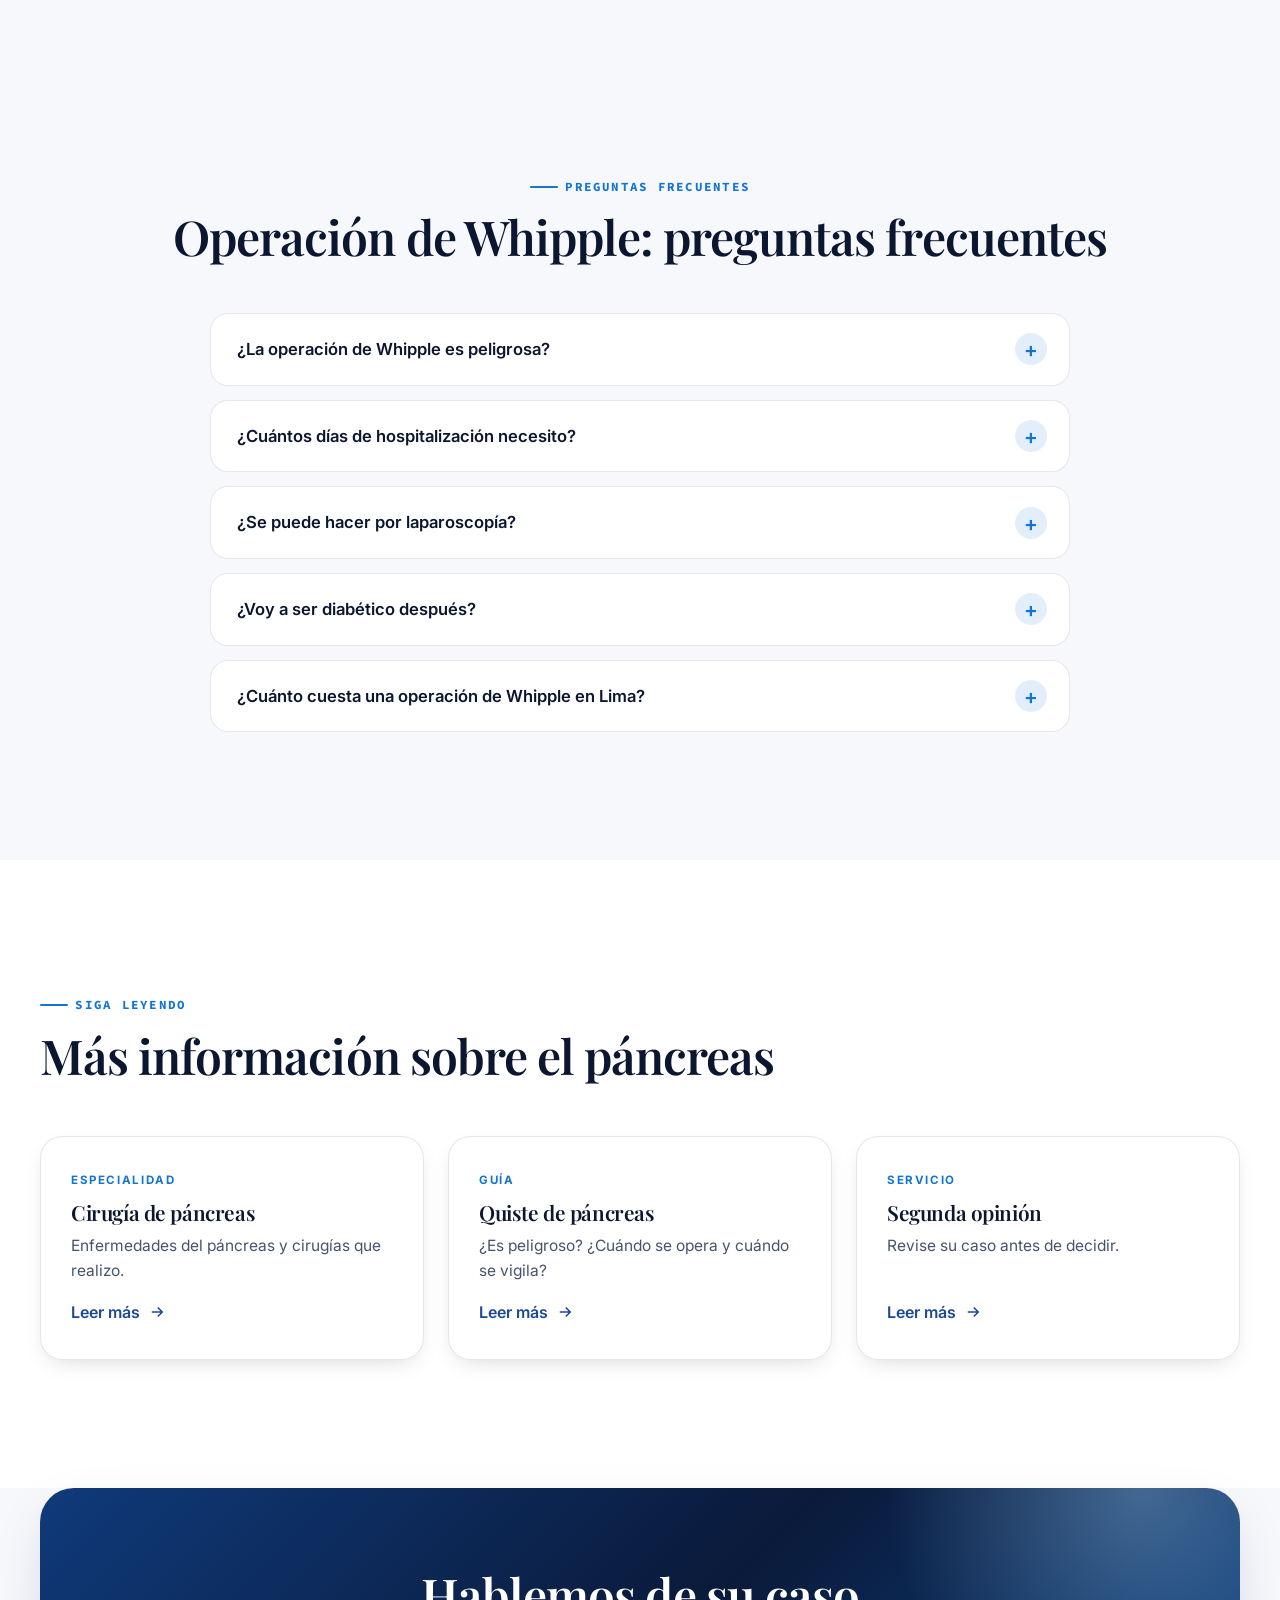
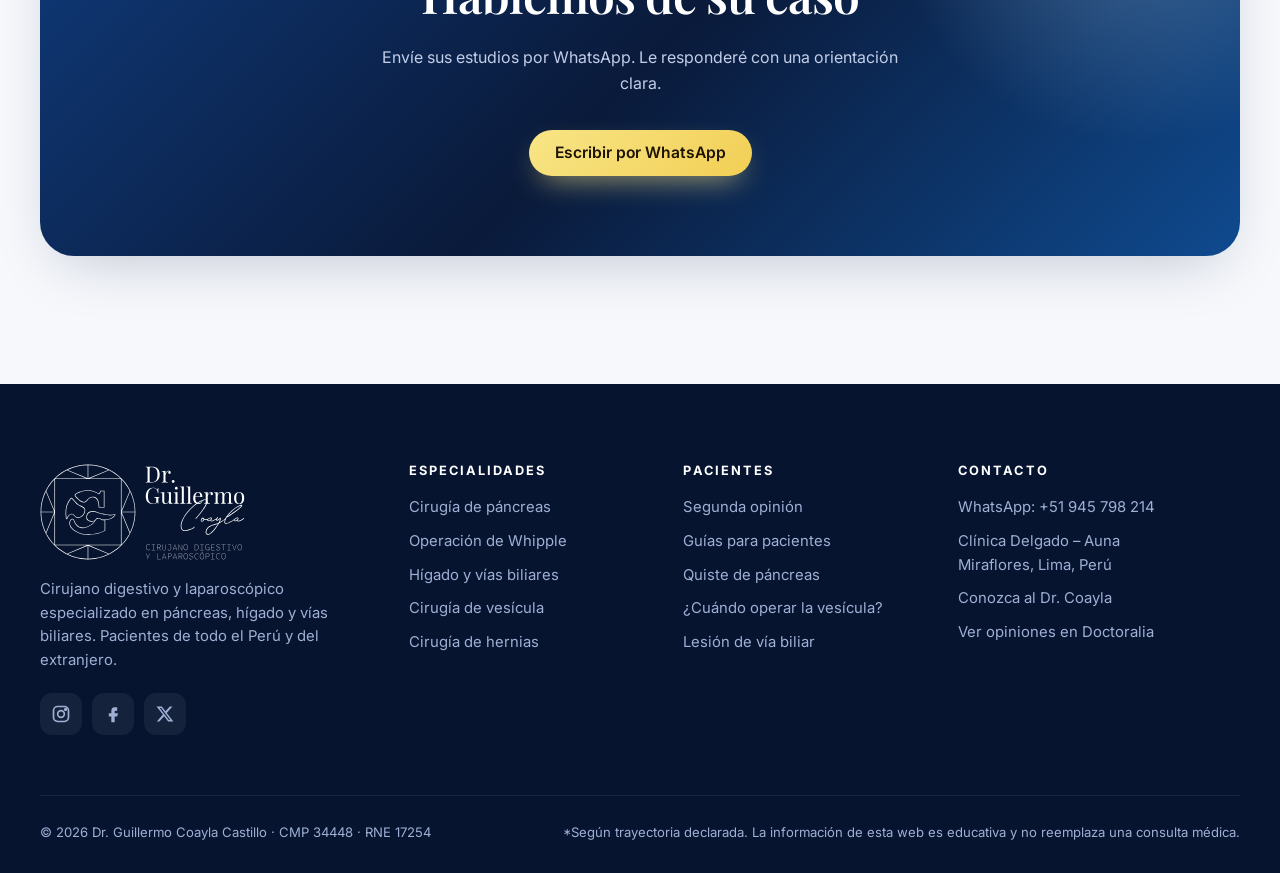
<file: operacion-whipple.html>
<!doctype html>
<html lang="es-PE">
<head>
  <meta charset="utf-8">
  <meta name="viewport" content="width=device-width, initial-scale=1">
  <title>Operación de Whipple en Lima | Duodenopancreatectomía | Dr. Guillermo Coayla</title>
  <meta name="description" content="Guía completa de la operación de Whipple: cuándo se indica, cómo es, recuperación, riesgos y vida después. Cirujano de páncreas en Lima con 20 años de experiencia. Segunda opinión por WhatsApp.">
  <meta name="robots" content="index, follow, max-image-preview:large">
  <link rel="canonical" href="https://www.drcoayla.net/operacion-whipple">
  <meta property="og:type" content="website">
  <meta property="og:site_name" content="Dr. Guillermo Coayla">
  <meta property="og:title" content="Operación de Whipple en Lima | Duodenopancreatectomía | Dr. Guillermo Coayla">
  <meta property="og:description" content="Guía completa de la operación de Whipple: cuándo se indica, cómo es, recuperación, riesgos y vida después. Cirujano de páncreas en Lima con 20 años de experiencia. Segunda opinión por WhatsApp.">
  <meta property="og:url" content="https://www.drcoayla.net/operacion-whipple">
  <meta property="og:image" content="https://www.drcoayla.net/assets/og-image.jpg">
  <meta property="og:image:width" content="1200">
  <meta property="og:image:height" content="630">
  <meta property="og:locale" content="es_PE">
  <meta name="twitter:card" content="summary_large_image">
  <meta name="twitter:site" content="@DrCoayla">
  <meta name="theme-color" content="#050d1f">
  <link rel="icon" href="/assets/favicon.svg" type="image/svg+xml">
  <link rel="preconnect" href="https://fonts.googleapis.com">
  <link rel="preconnect" href="https://fonts.gstatic.com" crossorigin>
  <link href="https://fonts.googleapis.com/css2?family=Playfair+Display:wght@500;600;700&family=Source+Code+Pro:wght@400;600;700&family=Inter:wght@400;500;600;700&display=swap" rel="stylesheet">
  <link rel="stylesheet" href="/assets/styles.css">
  <script type="application/ld+json">
{
 "@context": "https://schema.org",
 "@graph": [
  {
   "@type": "MedicalWebPage",
   "@id": "https://www.drcoayla.net/operacion-whipple#webpage",
   "name": "Operación de Whipple en Lima | Duodenopancreatectomía | Dr. Guillermo Coayla",
   "description": "Guía completa de la operación de Whipple: cuándo se indica, cómo es, recuperación, riesgos y vida después. Cirujano de páncreas en Lima con 20 años de experiencia. Segunda opinión por WhatsApp.",
   "url": "https://www.drcoayla.net/operacion-whipple",
   "inLanguage": "es-PE",
   "isPartOf": {
    "@id": "https://www.drcoayla.net/#website"
   },
   "author": {
    "@id": "https://www.drcoayla.net/#doctor"
   },
   "publisher": {
    "@id": "https://www.drcoayla.net/#doctor"
   },
   "dateModified": "2026-10-10"
  },
  {
   "@type": "BreadcrumbList",
   "itemListElement": [
    {
     "@type": "ListItem",
     "position": 1,
     "name": "Inicio",
     "item": "https://www.drcoayla.net/"
    },
    {
     "@type": "ListItem",
     "position": 2,
     "name": "Cirugía de páncreas",
     "item": "https://www.drcoayla.net/pancreas"
    },
    {
     "@type": "ListItem",
     "position": 3,
     "name": "Operación de Whipple",
     "item": "https://www.drcoayla.net/operacion-whipple"
    }
   ]
  },
  {
   "@type": "FAQPage",
   "mainEntity": [
    {
     "@type": "Question",
     "name": "¿La operación de Whipple es peligrosa?",
     "acceptedAnswer": {
      "@type": "Answer",
      "text": "Es una cirugía mayor y tiene riesgos, pero en equipos con experiencia en páncreas es segura y estandarizada. Su riesgo depende de su estado de salud, del tipo de tumor y de la experiencia del equipo; lo evaluaremos de forma individual."
     }
    },
    {
     "@type": "Question",
     "name": "¿Cuántos días de hospitalización necesito?",
     "acceptedAnswer": {
      "@type": "Answer",
      "text": "Con protocolos de recuperación acelerada, muchas personas se van de alta en alrededor de una a dos semanas. Le daré una estimación personalizada en la consulta."
     }
    },
    {
     "@type": "Question",
     "name": "¿Se puede hacer por laparoscopía?",
     "acceptedAnswer": {
      "@type": "Answer",
      "text": "Solo en casos muy seleccionados y en centros con gran experiencia. En la mayoría de pacientes la cirugía abierta sigue siendo el estándar más seguro para esta operación."
     }
    },
    {
     "@type": "Question",
     "name": "¿Voy a ser diabético después?",
     "acceptedAnswer": {
      "@type": "Answer",
      "text": "No necesariamente. Depende de cuánto páncreas quede y de cómo funcionaba antes. Algunas personas desarrollan diabetes o la ven empeorar, y se controla con tratamiento."
     }
    },
    {
     "@type": "Question",
     "name": "¿Cuánto cuesta una operación de Whipple en Lima?",
     "acceptedAnswer": {
      "@type": "Answer",
      "text": "Depende de la clínica, del seguro y de la complejidad del caso. Escríbame con su diagnóstico y le orientaremos con un presupuesto detallado."
     }
    }
   ]
  },
  {
   "@type": "MedicalProcedure",
   "name": "Operación de Whipple",
   "alternateName": "Duodenopancreatectomía cefálica",
   "description": "Extirpación de la cabeza del páncreas, el duodeno, la vesícula y el colédoco distal, con reconstrucción del tránsito digestivo.",
   "bodyLocation": "Páncreas",
   "procedureType": "https://schema.org/SurgicalProcedure",
   "howPerformed": "Bajo anestesia general se retira la cabeza del páncreas con el duodeno y la vía biliar distal, y se realizan anastomosis pancreática, biliar y gástrica al intestino."
  }
 ]
}
  </script>
</head>
<body>
<a class="skip" href="#main">Saltar al contenido</a>
<div class="scroll-progress" aria-hidden="true"></div>

<header class="header">
  <div class="container header__inner">
    <a href="/" class="brand" aria-label="Dr. Guillermo Coayla, inicio">
      <img class="brand__logo" src="/assets/logo-header.svg" alt="Dr. Guillermo Coayla" width="117" height="54">
    </a>
    <button class="nav-toggle" aria-label="Abrir menú" aria-expanded="false"><span></span></button>
    <nav class="nav" aria-label="Principal">
      <a href="/pancreas">Páncreas</a>
      <a href="/higado-vias-biliares">Hígado y vías biliares</a>
      <a href="/vesicula">Vesícula</a>
      <a href="/hernias">Hernias</a>
      <a href="/segunda-opinion">Segunda opinión</a>
      <a href="/guias">Guías</a>
      <a class="btn btn--sm" data-magnetic data-wa="Hola Dr. Coayla, quisiera agendar una consulta.">Agendar cita</a>
    </nav>
  </div>
</header>

<main id="main">
<section class="hero hero--inner">
  <div class="hero__blobs" aria-hidden="true"><div class="blob blob--1"></div><div class="blob blob--2"></div></div>
  <div class="hero__grid-bg" aria-hidden="true"></div>
  <canvas id="particles" aria-hidden="true"></canvas>
  <div class="container" style="position:relative">
    <nav class="breadcrumbs" aria-label="Ruta"><a href="/">Inicio</a> / <a href="/pancreas">Cirugía de páncreas</a> / Operación de Whipple</nav>
    <div class="hero__badge"><b>GUÍA COMPLETA</b> Duodenopancreatectomía cefálica</div>
    <h1>
      <span class="line"><span>Operación de Whipple:</span></span>
      <span class="line"><span class="grad-text">todo lo que debe saber.</span></span>
    </h1>
    <p class="lead">Es la cirugía más compleja del aparato digestivo y la principal opción curativa para los tumores de la cabeza del páncreas. Aquí le explico, con claridad, cuándo se indica, cómo es y cómo es la vida después.</p>
    <div class="pills"><span class="pill">Cáncer de cabeza de páncreas</span><span class="pill">Tumor de la ampolla de Vater</span><span class="pill">Colédoco distal</span><span class="pill">Duodeno</span><span class="pill">IPMN</span><span class="pill">Tumores neuroendocrinos</span></div>
    <div class="hero__ctas"><a class="btn btn--gold" data-magnetic data-wa="Hola Dr. Coayla, me indicaron una operación de Whipple y quisiera una evaluación. Le envío mis estudios."><svg viewBox="0 0 24 24" fill="currentColor" aria-hidden="true"><path d="M12 2a10 10 0 0 0-8.6 15.1L2 22l5-1.3A10 10 0 1 0 12 2Zm5.3 14.2c-.2.6-1.3 1.2-1.8 1.2-.5.1-1 .2-3.4-.7-2.9-1.1-4.7-4.1-4.8-4.3-.1-.2-1.2-1.5-1.2-2.9s.7-2 1-2.3c.2-.3.5-.3.7-.3h.5c.2 0 .4 0 .6.5l.8 2c.1.2.1.4 0 .5l-.3.5-.4.4c-.1.2-.3.3-.1.6.2.3.8 1.3 1.7 2.1 1.1 1 2.1 1.3 2.4 1.5.3.1.5.1.6-.1l.9-1c.2-.3.4-.2.6-.1l1.9.9c.3.1.5.2.5.3.1.2.1.7-.1 1.2Z"/></svg>Consultar mi caso</a><a class="btn btn--ghost" href="#que-es" data-magnetic>Leer la guía</a></div>
  </div>
</section>

<section class="section">
  <div class="container layout-aside">
    <div class="prose">
      <div id="que-es" data-reveal>
        <span class="eyebrow">Qué es</span>
        <h2>¿Qué es la operación de Whipple?</h2>
        <p>La operación de Whipple, o <strong>duodenopancreatectomía cefálica</strong>, extirpa la cabeza del páncreas, el duodeno, la vesícula, la parte final del conducto biliar y, en algunas variantes, una porción del estómago. Después se reconstruye el tránsito uniendo el páncreas, la vía biliar y el estómago al intestino.</p>
        <p>Lleva el nombre del cirujano Allen Whipple, que la perfeccionó en la década de 1930. Hoy, en manos de equipos con experiencia, es una cirugía segura y estandarizada.</p>
      </div>

      <div data-reveal>
        <h2>¿Cuándo se indica?</h2>
        <ul>
          <li>Cáncer de la cabeza del páncreas, cuando es resecable.</li>
          <li>Tumores de la ampolla de Vater, del colédoco distal y del duodeno.</li>
          <li>Tumores quísticos de la cabeza del páncreas con riesgo de malignizarse (por ejemplo, algunos IPMN).</li>
          <li>Tumores neuroendocrinos de la cabeza del páncreas.</li>
          <li>Casos seleccionados de pancreatitis crónica con dolor que no cede.</li>
        </ul>
        <p>Muchos de estos tumores se manifiestan con <strong>piel u ojos amarillos (ictericia)</strong>, orina oscura, comezón o pérdida de peso.</p>
      </div>

      <div class="callout" data-reveal><strong>Por qué importa la experiencia:</strong> los estudios internacionales muestran de forma consistente que la operación de Whipple tiene menos complicaciones y menor mortalidad cuando la realizan cirujanos y hospitales con experiencia específica en páncreas. Elegir al equipo es una de las decisiones más importantes de su tratamiento.</div>

      <div data-reveal>
        <h2>Antes de la cirugía</h2>
        <ul>
          <li><strong>Estudios:</strong> tomografía con protocolo de páncreas, a veces resonancia y ecoendoscopía con biopsia. Análisis de sangre y marcador CA 19-9.</li>
          <li><strong>Evaluación de resecabilidad:</strong> se define si el tumor puede retirarse completo según su relación con los vasos sanguíneos.</li>
          <li><strong>Tratamiento previo:</strong> en algunos cánceres se indica quimioterapia antes de operar (neoadyuvancia). Si hay ictericia intensa, puede requerirse drenar la bilis con un stent.</li>
          <li><strong>Preparación:</strong> nutrición, ejercicio respiratorio y control de diabetes y otras enfermedades.</li>
        </ul>
      </div>

      <div data-reveal>
        <h2>El día de la operación</h2>
        <p>Se realiza con anestesia general y suele durar varias horas. Se retira la pieza y se hacen tres uniones (anastomosis): del páncreas, de la vía biliar y del estómago al intestino. La pieza se envía a patología para confirmar el diagnóstico y los márgenes.</p>
      </div>

      <div data-reveal>
        <h2>Recuperación</h2>
        <p>Con protocolos de recuperación acelerada, muchas personas caminan al día siguiente, inician dieta en pocos días y se van de alta en alrededor de una a dos semanas. El tiempo exacto depende de cada paciente.</p>
        <p>Las complicaciones más frecuentes son la <strong>fístula pancreática</strong> (salida de líquido pancreático por la unión) y el <strong>vaciamiento lento del estómago</strong>. La mayoría se maneja sin nueva cirugía cuando se detectan a tiempo, y por eso el seguimiento cercano es parte esencial del tratamiento.</p>
      </div>

      <div data-reveal>
        <h2>La vida después del Whipple</h2>
        <ul>
          <li>Comidas más pequeñas y frecuentes las primeras semanas.</li>
          <li>Algunas personas necesitan <strong>enzimas pancreáticas</strong> con las comidas para digerir bien.</li>
          <li>Puede aparecer o empeorar la diabetes; se controla con su médico.</li>
          <li>En casos de cáncer, el tratamiento suele continuar con quimioterapia, coordinada con oncología.</li>
        </ul>
        <p>La mayoría de pacientes retoma su vida diaria en pocos meses.</p>
      </div>
    </div>

    <aside class="aside-card" data-reveal="right">
      <span class="eyebrow" style="color:var(--teal-300)">Segunda opinión</span>
      <h3 style="color:#fff">¿Le indicaron una operación de Whipple?</h3>
      <p>Antes de decidir, revise su caso con un especialista en páncreas. Envíe su tomografía, informes y biopsias.</p>
      <a class="btn btn--gold" data-wa="Hola Dr. Coayla, me indicaron una operación de Whipple y quisiera una segunda opinión.">Pedir segunda opinión</a>
      <a class="btn btn--ghost" data-wa="Hola Dr. Coayla, quisiera agendar una consulta presencial.">Agendar consulta</a>
      <p style="margin-top:18px;font-size:.82rem">Atención presencial en Clínica Delgado – Auna, Miraflores. Consultas virtuales para provincias y el extranjero.</p>
    </aside>
  </div>
</section>

<section class="section">
  <div class="container">
    <div class="center" data-reveal><span class="eyebrow">Preguntas frecuentes</span><h2>Operación de Whipple: preguntas frecuentes</h2></div>
    <div class="faq" data-reveal>
      <details><summary>¿La operación de Whipple es peligrosa?</summary><div class="faq__body">Es una cirugía mayor y tiene riesgos, pero en equipos con experiencia en páncreas es segura y estandarizada. Su riesgo depende de su estado de salud, del tipo de tumor y de la experiencia del equipo; lo evaluaremos de forma individual.</div></details>
      <details><summary>¿Cuántos días de hospitalización necesito?</summary><div class="faq__body">Con protocolos de recuperación acelerada, muchas personas se van de alta en alrededor de una a dos semanas. Le daré una estimación personalizada en la consulta.</div></details>
      <details><summary>¿Se puede hacer por laparoscopía?</summary><div class="faq__body">Solo en casos muy seleccionados y en centros con gran experiencia. En la mayoría de pacientes la cirugía abierta sigue siendo el estándar más seguro para esta operación.</div></details>
      <details><summary>¿Voy a ser diabético después?</summary><div class="faq__body">No necesariamente. Depende de cuánto páncreas quede y de cómo funcionaba antes. Algunas personas desarrollan diabetes o la ven empeorar, y se controla con tratamiento.</div></details>
      <details><summary>¿Cuánto cuesta una operación de Whipple en Lima?</summary><div class="faq__body">Depende de la clínica, del seguro y de la complejidad del caso. Escríbame con su diagnóstico y le orientaremos con un presupuesto detallado.</div></details>
    </div>
  </div>
</section>

<section class="section section--alt">
  <div class="container">
    <div data-reveal><span class="eyebrow">Siga leyendo</span><h2>Más información sobre el páncreas</h2></div>
    <div class="cards">
      <article class="card" data-tilt data-reveal data-delay="0">
        <span class="card__kicker">Especialidad</span>
        <h3>Cirugía de páncreas</h3>
        <p>Enfermedades del páncreas y cirugías que realizo.</p>
        <a class="card__link" href="/pancreas">Leer más <svg viewBox="0 0 24 24" fill="none" stroke="currentColor" stroke-width="2"><path d="M5 12h14M13 6l6 6-6 6"/></svg></a>
      </article>
      <article class="card" data-tilt data-reveal data-delay="120">
        <span class="card__kicker">Guía</span>
        <h3>Quiste de páncreas</h3>
        <p>¿Es peligroso? ¿Cuándo se opera y cuándo se vigila?</p>
        <a class="card__link" href="/quiste-de-pancreas">Leer más <svg viewBox="0 0 24 24" fill="none" stroke="currentColor" stroke-width="2"><path d="M5 12h14M13 6l6 6-6 6"/></svg></a>
      </article>
      <article class="card" data-tilt data-reveal data-delay="240">
        <span class="card__kicker">Servicio</span>
        <h3>Segunda opinión</h3>
        <p>Revise su caso antes de decidir.</p>
        <a class="card__link" href="/segunda-opinion">Leer más <svg viewBox="0 0 24 24" fill="none" stroke="currentColor" stroke-width="2"><path d="M5 12h14M13 6l6 6-6 6"/></svg></a>
      </article>
    </div>
  </div>
</section>

<section class="section" style="padding-top:0">
  <div class="container">
    <div class="cta-band" data-reveal="zoom">
      <h2>Hablemos de su caso</h2>
      <p>Envíe sus estudios por WhatsApp. Le responderé con una orientación clara.</p>
      <div class="hero__ctas"><a class="btn btn--gold" data-magnetic data-wa="Hola Dr. Coayla, me indicaron una operación de Whipple y quisiera una evaluación.">Escribir por WhatsApp</a></div>
    </div>
  </div>
</section>
</main>

<footer class="footer">
  <div class="container">
    <div class="footer__grid">
      <div>
        <a href="/" class="brand"><img class="brand__logo" src="/assets/logo-blanco.svg" alt="Dr. Guillermo Coayla, cirujano digestivo y laparoscópico" width="207" height="96" loading="lazy"></a>
        <p style="margin-top:18px">Cirujano digestivo y laparoscópico especializado en páncreas, hígado y vías biliares. Pacientes de todo el Perú y del extranjero.</p>
        <div class="socials">
          <a href="https://www.instagram.com/drcoayla/" target="_blank" rel="noopener" aria-label="Instagram"><svg viewBox="0 0 24 24" fill="none" stroke="currentColor" stroke-width="2"><rect x="3" y="3" width="18" height="18" rx="5"/><circle cx="12" cy="12" r="4"/><circle cx="17.5" cy="6.5" r="1" fill="currentColor"/></svg></a>
          <a href="https://www.facebook.com/DrGuillermoCoayla/" target="_blank" rel="noopener" aria-label="Facebook"><svg viewBox="0 0 24 24" fill="currentColor"><path d="M14 8h3V4h-3c-2.8 0-4 1.8-4 4.5V11H7v4h3v7h4v-7h3l1-4h-4V8.8c0-.5.3-.8 1-.8Z"/></svg></a>
          <a href="https://twitter.com/drcoayla" target="_blank" rel="noopener" aria-label="X"><svg viewBox="0 0 24 24" fill="currentColor"><path d="M17.8 3h3.1l-6.8 7.7 8 10.3h-6.3l-4.9-6.4L5.3 21H2.2l7.3-8.3L1.8 3h6.4l4.4 5.8L17.8 3Zm-1.1 16.2h1.7L7.4 4.7H5.6l11.1 14.5Z"/></svg></a>
        </div>
      </div>
      <div><h4>Especialidades</h4><ul>
        <li><a href="/pancreas">Cirugía de páncreas</a></li>
        <li><a href="/operacion-whipple">Operación de Whipple</a></li>
        <li><a href="/higado-vias-biliares">Hígado y vías biliares</a></li>
        <li><a href="/vesicula">Cirugía de vesícula</a></li>
        <li><a href="/hernias">Cirugía de hernias</a></li>
      </ul></div>
      <div><h4>Pacientes</h4><ul>
        <li><a href="/segunda-opinion">Segunda opinión</a></li>
        <li><a href="/guias">Guías para pacientes</a></li>
        <li><a href="/quiste-de-pancreas">Quiste de páncreas</a></li>
        <li><a href="/cuando-operar-la-vesicula">¿Cuándo operar la vesícula?</a></li>
        <li><a href="/lesion-de-via-biliar">Lesión de vía biliar</a></li>
      </ul></div>
      <div><h4>Contacto</h4><ul>
        <li><a data-wa="Hola Dr. Coayla, quisiera agendar una consulta.">WhatsApp: +51 945 798 214</a></li>
        <li>Clínica Delgado – Auna<br>Miraflores, Lima, Perú</li>
        <li><a href="/#conoceme">Conozca al Dr. Coayla</a></li>
        <li><a href="https://www.doctoralia.pe/guillermo-coayla-castillo/cirujano-general/lima" target="_blank" rel="noopener">Ver opiniones en Doctoralia</a></li>
      </ul></div>
    </div>
    <div class="footer__bottom">
      <span>© <span data-year>2026</span> Dr. Guillermo Coayla Castillo · CMP 34448 · RNE 17254</span>
      <span>*Según trayectoria declarada. La información de esta web es educativa y no reemplaza una consulta médica.</span>
    </div>
  </div>
</footer>

<a class="wa-float" data-wa="Hola Dr. Coayla, vengo de su página web y quisiera agendar una consulta." aria-label="Escribir por WhatsApp">
  <svg viewBox="0 0 24 24" fill="currentColor" aria-hidden="true"><path d="M12 2a10 10 0 0 0-8.6 15.1L2 22l5-1.3A10 10 0 1 0 12 2Zm5.3 14.2c-.2.6-1.3 1.2-1.8 1.2-.5.1-1 .2-3.4-.7-2.9-1.1-4.7-4.1-4.8-4.3-.1-.2-1.2-1.5-1.2-2.9s.7-2 1-2.3c.2-.3.5-.3.7-.3h.5c.2 0 .4 0 .6.5l.8 2c.1.2.1.4 0 .5l-.3.5-.4.4c-.1.2-.3.3-.1.6.2.3.8 1.3 1.7 2.1 1.1 1 2.1 1.3 2.4 1.5.3.1.5.1.6-.1l.9-1c.2-.3.4-.2.6-.1l1.9.9c.3.1.5.2.5.3.1.2.1.7-.1 1.2Z"/></svg>
  <span>¿Agendamos?</span>
</a>

<script src="/assets/main.js" defer></script>
</body>
</html>
</file>
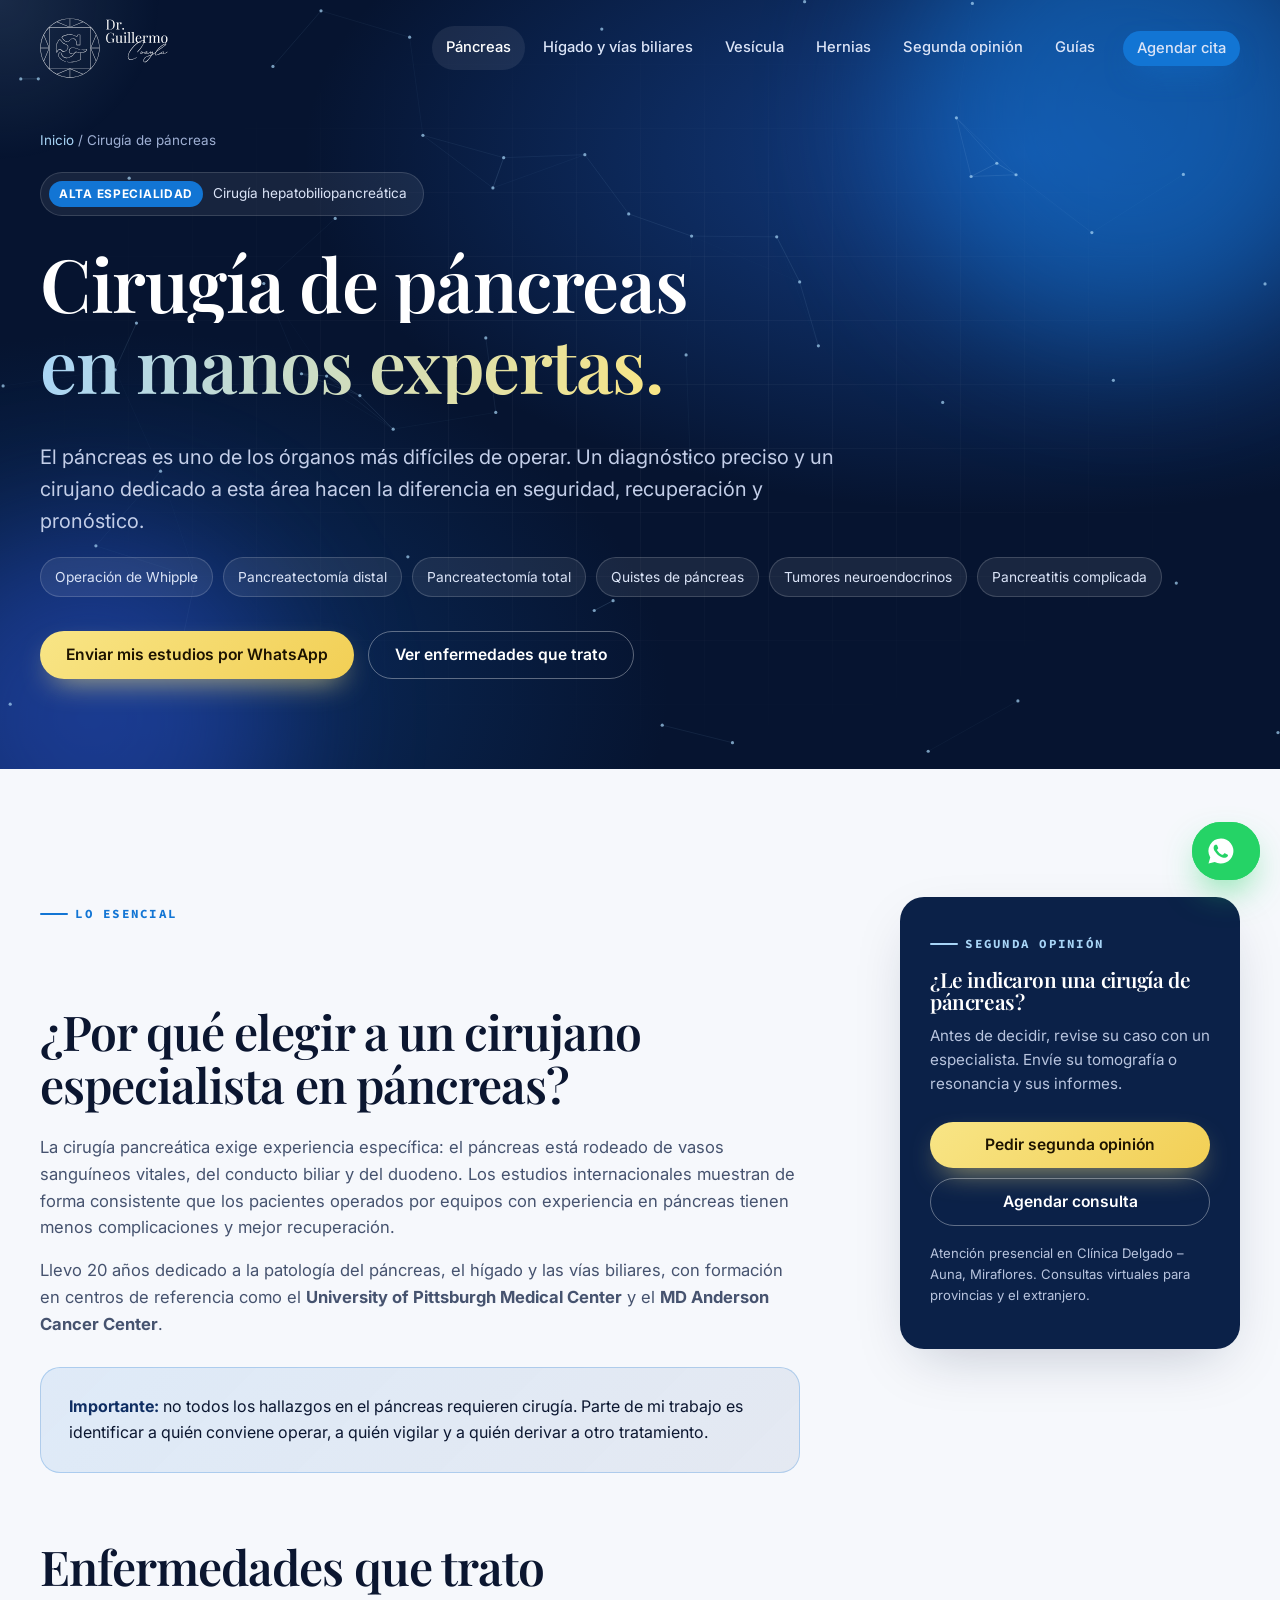
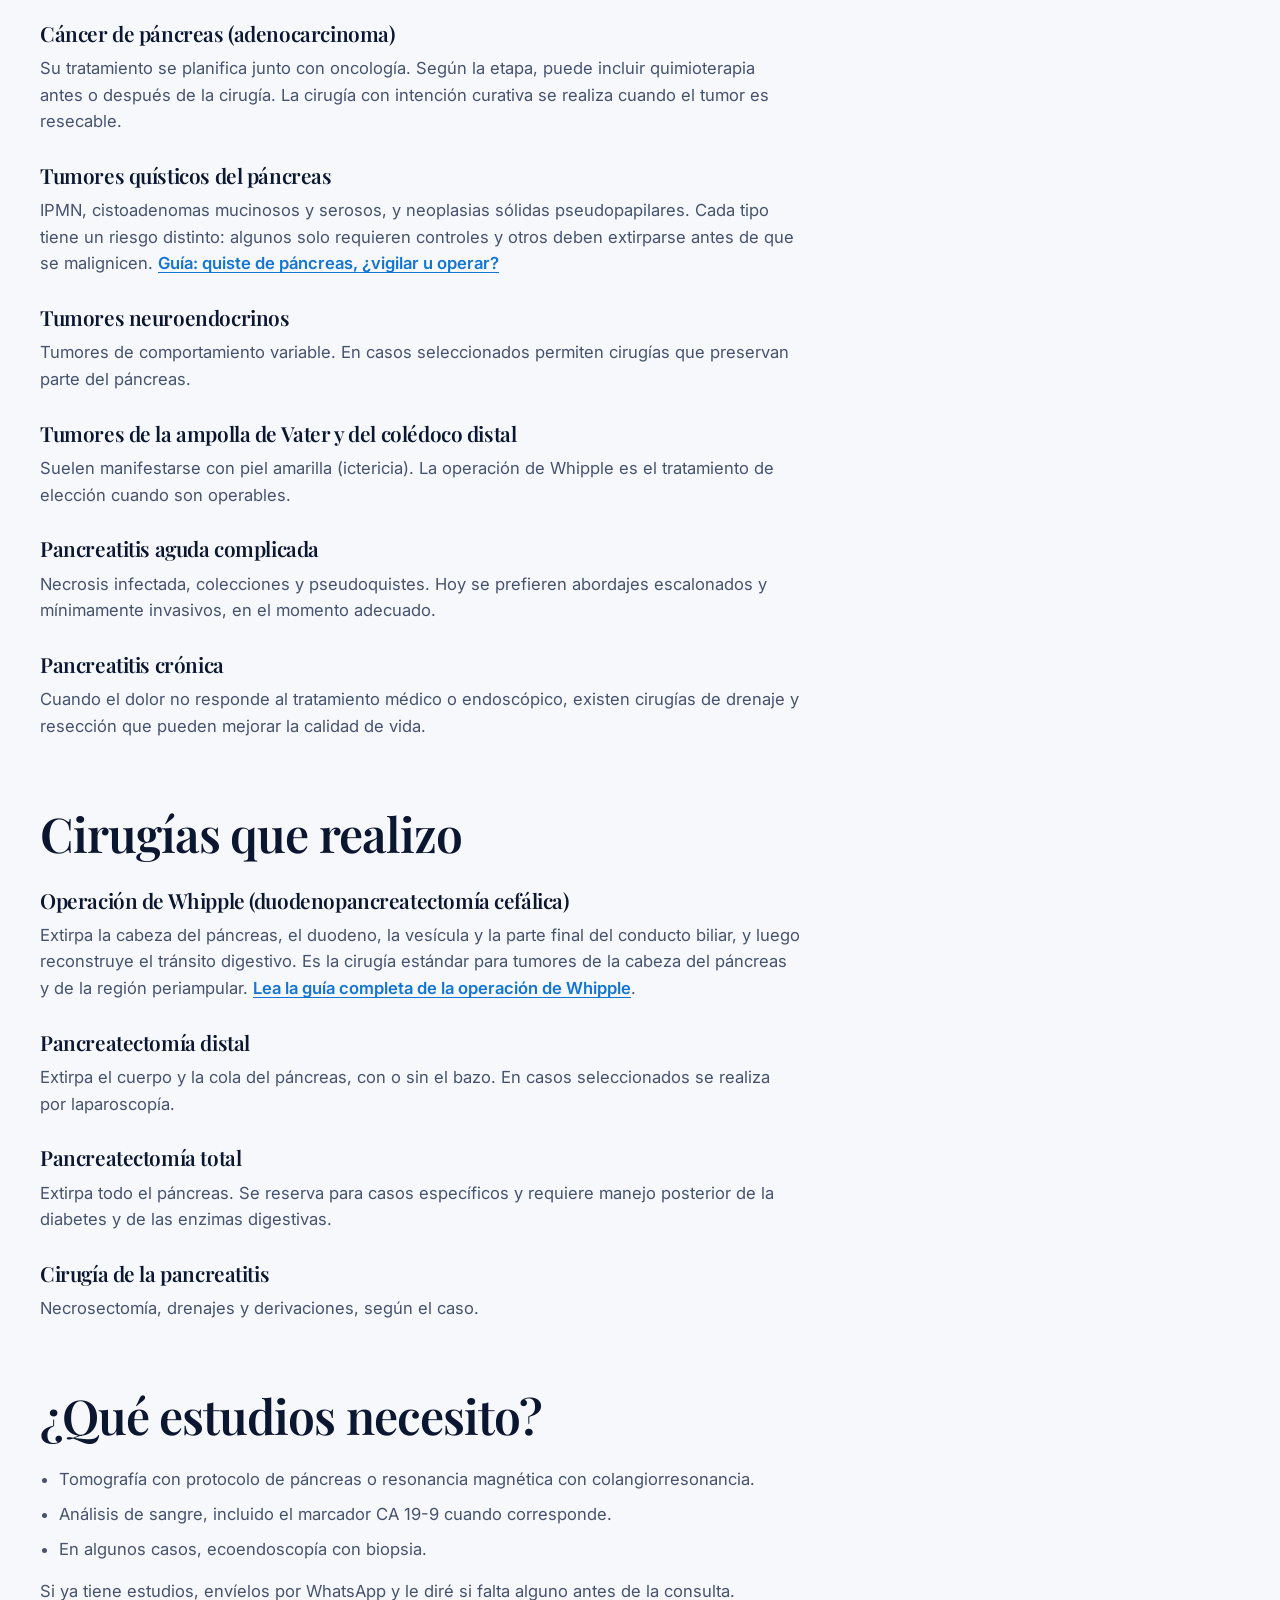
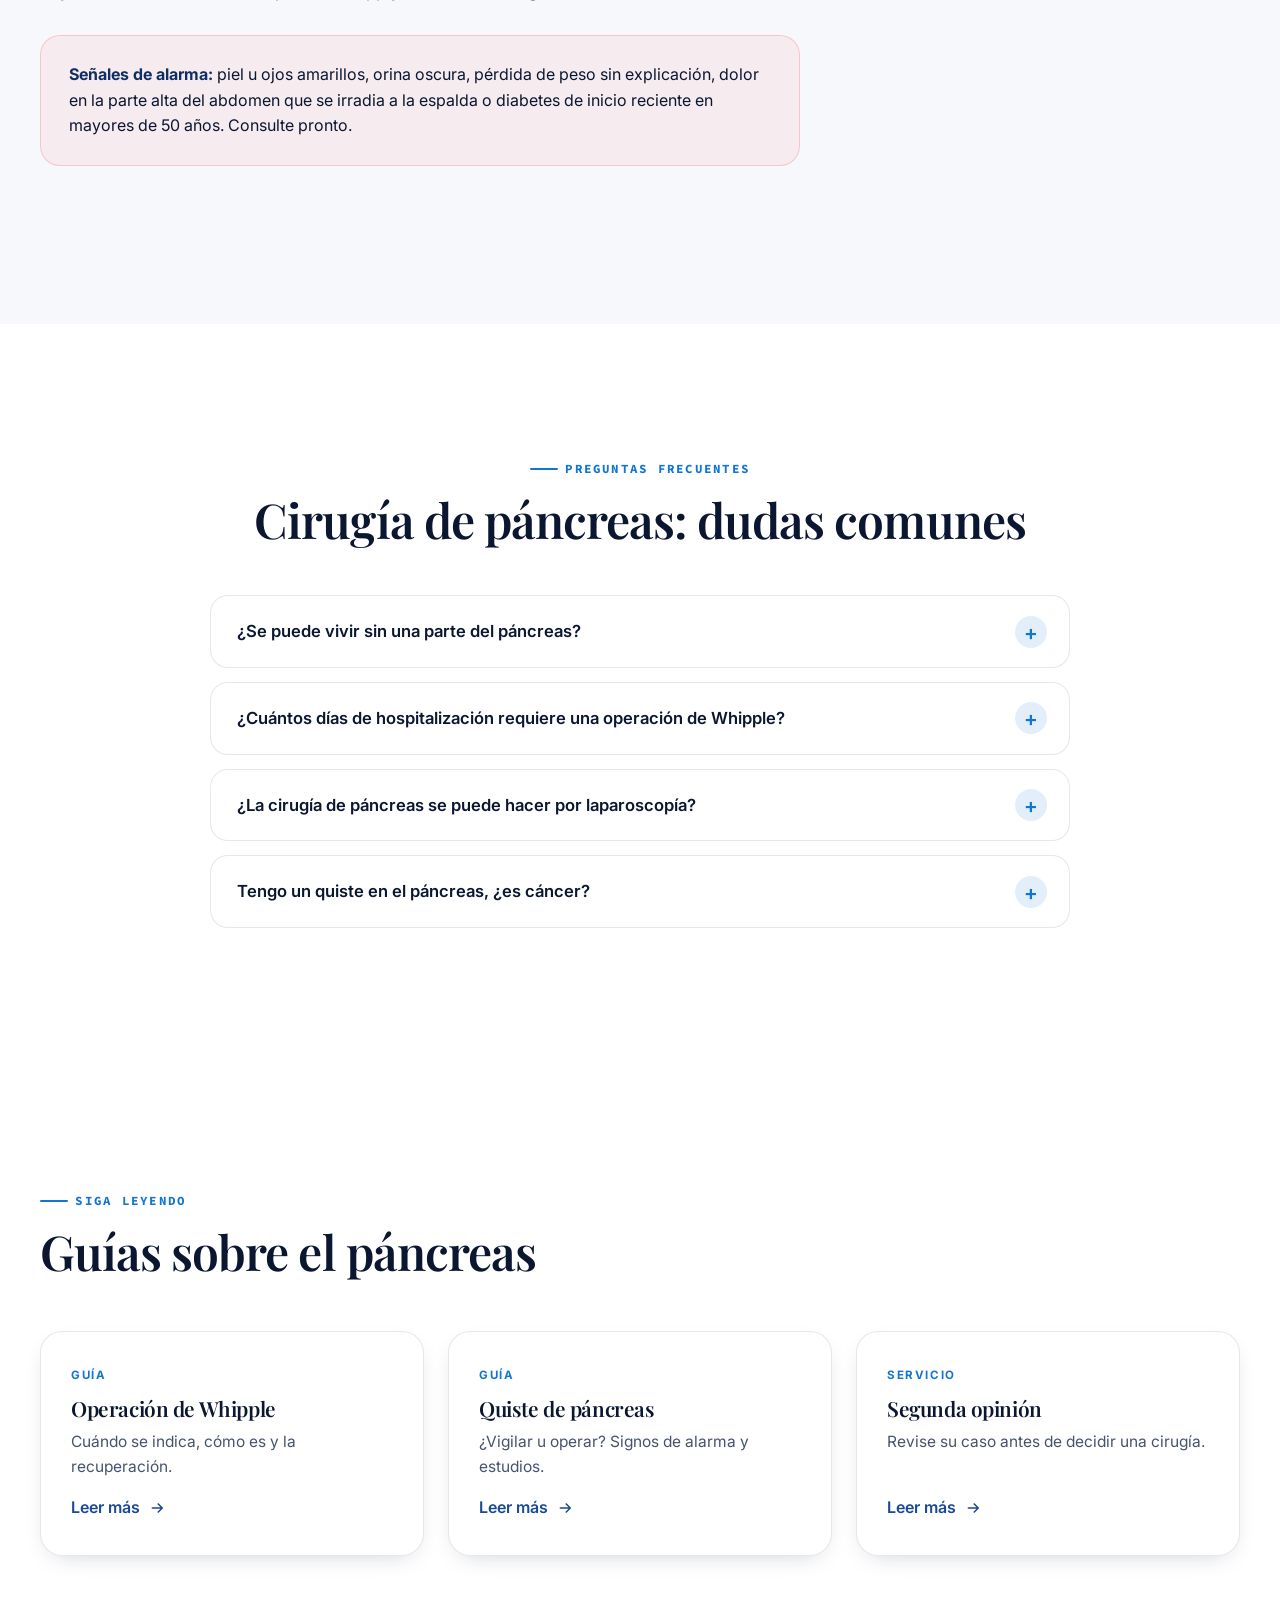
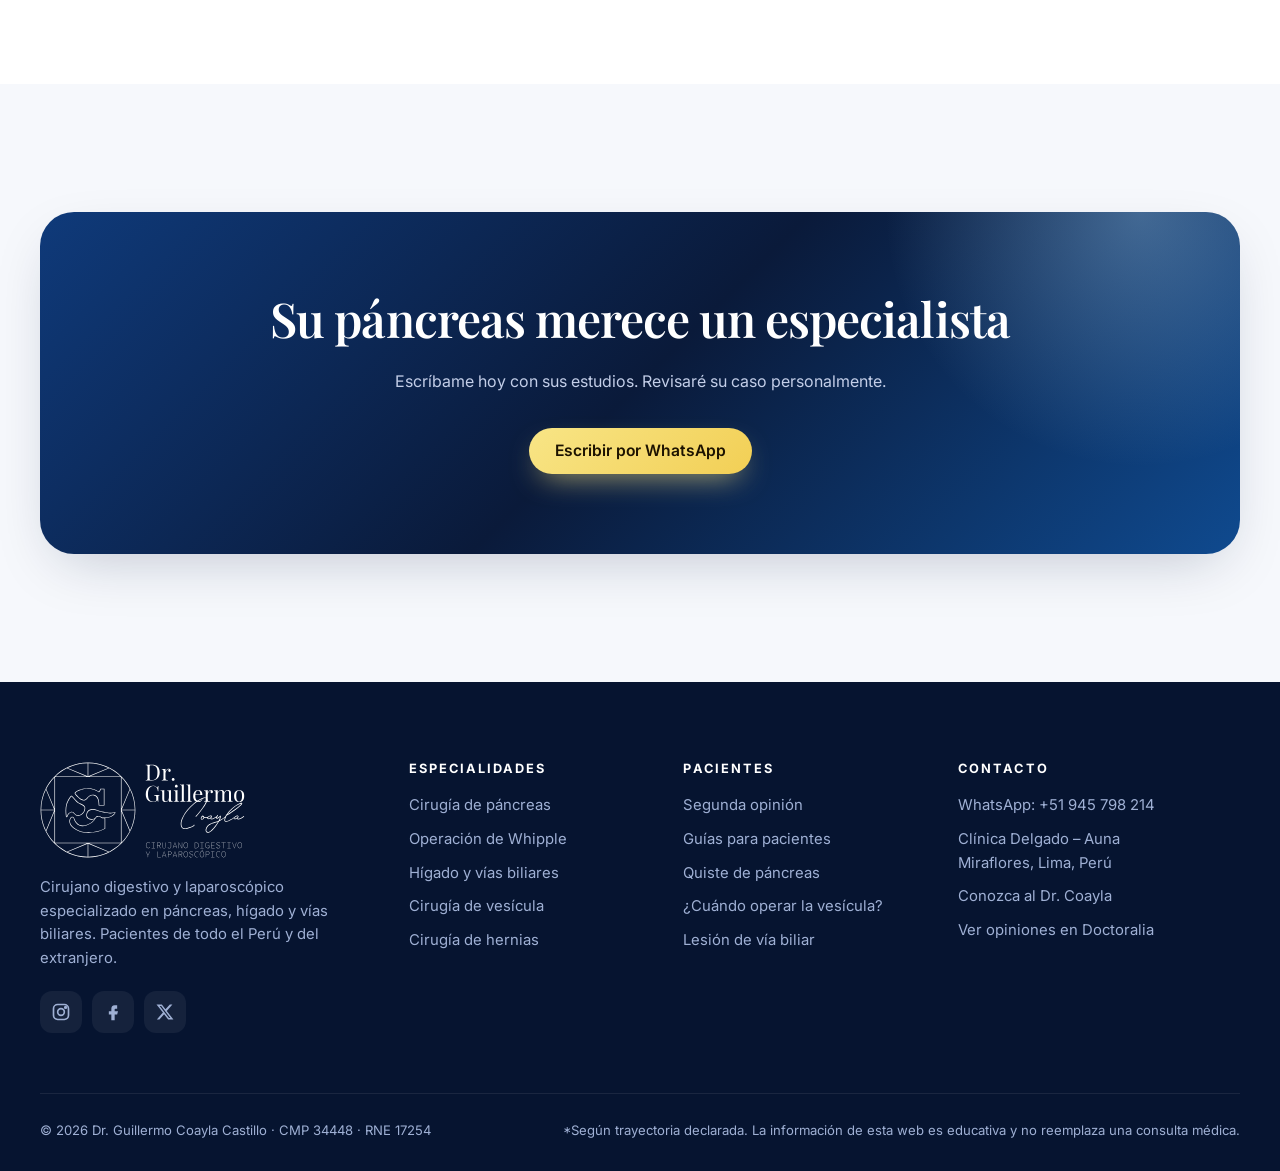
<file: pancreas.html>
<!doctype html>
<html lang="es-PE">
<head>
  <meta charset="utf-8">
  <meta name="viewport" content="width=device-width, initial-scale=1">
  <title>Cirugía de Páncreas en Lima | Whipple, Pancreatectomía y Pancreatitis | Dr. Guillermo Coayla</title>
  <meta name="description" content="Cirujano de páncreas en Lima con 20 años de experiencia. Operación de Whipple, pancreatectomía distal y total, tumores quísticos, neuroendocrinos y pancreatitis complicada. Segunda opinión por WhatsApp.">
  <meta name="robots" content="index, follow, max-image-preview:large">
  <link rel="canonical" href="https://www.drcoayla.net/pancreas">
  <meta property="og:type" content="website">
  <meta property="og:site_name" content="Dr. Guillermo Coayla">
  <meta property="og:title" content="Cirugía de Páncreas en Lima | Whipple, Pancreatectomía y Pancreatitis | Dr. Guillermo Coayla">
  <meta property="og:description" content="Cirujano de páncreas en Lima con 20 años de experiencia. Operación de Whipple, pancreatectomía distal y total, tumores quísticos, neuroendocrinos y pancreatitis complicada. Segunda opinión por WhatsApp.">
  <meta property="og:url" content="https://www.drcoayla.net/pancreas">
  <meta property="og:image" content="https://www.drcoayla.net/assets/og-image.jpg">
  <meta property="og:image:width" content="1200">
  <meta property="og:image:height" content="630">
  <meta property="og:locale" content="es_PE">
  <meta name="twitter:card" content="summary_large_image">
  <meta name="twitter:site" content="@DrCoayla">
  <meta name="theme-color" content="#050d1f">
  <link rel="icon" href="/assets/favicon.svg" type="image/svg+xml">
  <link rel="preconnect" href="https://fonts.googleapis.com">
  <link rel="preconnect" href="https://fonts.gstatic.com" crossorigin>
  <link href="https://fonts.googleapis.com/css2?family=Playfair+Display:wght@500;600;700&family=Source+Code+Pro:wght@400;600;700&family=Inter:wght@400;500;600;700&display=swap" rel="stylesheet">
  <link rel="stylesheet" href="/assets/styles.css">
  <script type="application/ld+json">
{
 "@context": "https://schema.org",
 "@graph": [
  {
   "@type": "MedicalWebPage",
   "@id": "https://www.drcoayla.net/pancreas#webpage",
   "name": "Cirugía de Páncreas en Lima | Whipple, Pancreatectomía y Pancreatitis | Dr. Guillermo Coayla",
   "description": "Cirujano de páncreas en Lima con 20 años de experiencia. Operación de Whipple, pancreatectomía distal y total, tumores quísticos, neuroendocrinos y pancreatitis complicada. Segunda opinión por WhatsApp.",
   "url": "https://www.drcoayla.net/pancreas",
   "inLanguage": "es-PE",
   "isPartOf": {
    "@id": "https://www.drcoayla.net/#website"
   },
   "author": {
    "@id": "https://www.drcoayla.net/#doctor"
   },
   "publisher": {
    "@id": "https://www.drcoayla.net/#doctor"
   },
   "dateModified": "2026-10-10"
  },
  {
   "@type": "BreadcrumbList",
   "itemListElement": [
    {
     "@type": "ListItem",
     "position": 1,
     "name": "Inicio",
     "item": "https://www.drcoayla.net/"
    },
    {
     "@type": "ListItem",
     "position": 2,
     "name": "Cirugía de páncreas",
     "item": "https://www.drcoayla.net/pancreas"
    }
   ]
  },
  {
   "@type": "FAQPage",
   "mainEntity": [
    {
     "@type": "Question",
     "name": "¿Se puede vivir sin una parte del páncreas?",
     "acceptedAnswer": {
      "@type": "Answer",
      "text": "Sí. Tras una resección parcial, el páncreas restante suele mantener buena parte de sus funciones. Algunas personas necesitan enzimas digestivas o control de la glucosa, y le acompañaremos en ese manejo."
     }
    },
    {
     "@type": "Question",
     "name": "¿Cuántos días de hospitalización requiere una operación de Whipple?",
     "acceptedAnswer": {
      "@type": "Answer",
      "text": "Varía según cada paciente. Con protocolos de recuperación acelerada, muchas personas se van de alta en alrededor de una semana. Le daré una estimación personalizada en la consulta."
     }
    },
    {
     "@type": "Question",
     "name": "¿La cirugía de páncreas se puede hacer por laparoscopía?",
     "acceptedAnswer": {
      "@type": "Answer",
      "text": "Algunas sí, como varias pancreatectomías distales. La operación de Whipple por laparoscopía solo se indica en casos muy seleccionados. Lo más importante es elegir la técnica más segura para su caso."
     }
    },
    {
     "@type": "Question",
     "name": "Tengo un quiste en el páncreas, ¿es cáncer?",
     "acceptedAnswer": {
      "@type": "Answer",
      "text": "La mayoría de los quistes pancreáticos no son cáncer. Sin embargo, algunos tipos tienen potencial de malignizarse. La evaluación especializada define si se vigila o se opera."
     }
    }
   ]
  },
  {
   "@type": "MedicalProcedure",
   "name": "Pancreatectomía distal",
   "bodyLocation": "Páncreas",
   "procedureType": "https://schema.org/SurgicalProcedure",
   "description": "Extirpación del cuerpo y la cola del páncreas, con o sin el bazo."
  }
 ]
}
  </script>
</head>
<body>
<a class="skip" href="#main">Saltar al contenido</a>
<div class="scroll-progress" aria-hidden="true"></div>

<header class="header">
  <div class="container header__inner">
    <a href="/" class="brand" aria-label="Dr. Guillermo Coayla, inicio">
      <img class="brand__logo" src="/assets/logo-header.svg" alt="Dr. Guillermo Coayla" width="117" height="54">
    </a>
    <button class="nav-toggle" aria-label="Abrir menú" aria-expanded="false"><span></span></button>
    <nav class="nav" aria-label="Principal">
      <a href="/pancreas" aria-current="page">Páncreas</a>
      <a href="/higado-vias-biliares">Hígado y vías biliares</a>
      <a href="/vesicula">Vesícula</a>
      <a href="/hernias">Hernias</a>
      <a href="/segunda-opinion">Segunda opinión</a>
      <a href="/guias">Guías</a>
      <a class="btn btn--sm" data-magnetic data-wa="Hola Dr. Coayla, quisiera agendar una consulta.">Agendar cita</a>
    </nav>
  </div>
</header>

<main id="main">
<section class="hero hero--inner">
  <div class="hero__blobs" aria-hidden="true"><div class="blob blob--1"></div><div class="blob blob--2"></div></div>
  <div class="hero__grid-bg" aria-hidden="true"></div>
  <canvas id="particles" aria-hidden="true"></canvas>
  <div class="container" style="position:relative">
    <div class="breadcrumbs"><a href="/">Inicio</a> / Cirugía de páncreas</div>
    <div class="hero__badge"><b>ALTA ESPECIALIDAD</b> Cirugía hepatobiliopancreática</div>
    <h1>
      <span class="line"><span>Cirugía de páncreas</span></span>
      <span class="line"><span class="grad-text">en manos expertas.</span></span>
    </h1>
    <p class="lead">El páncreas es uno de los órganos más difíciles de operar. Un diagnóstico preciso y un cirujano dedicado a esta área hacen la diferencia en seguridad, recuperación y pronóstico.</p>
    <div class="pills">
      <span class="pill">Operación de Whipple</span><span class="pill">Pancreatectomía distal</span><span class="pill">Pancreatectomía total</span><span class="pill">Quistes de páncreas</span><span class="pill">Tumores neuroendocrinos</span><span class="pill">Pancreatitis complicada</span>
    </div>
    <div class="hero__ctas">
      <a class="btn btn--gold" data-magnetic data-wa="Hola Dr. Coayla, tengo un hallazgo en el páncreas y quisiera una evaluación. Le envío mis estudios.">Enviar mis estudios por WhatsApp</a>
      <a class="btn btn--ghost" href="#enfermedades" data-magnetic>Ver enfermedades que trato</a>
    </div>
  </div>
</section>

<section class="section">
  <div class="container layout-aside">
    <div class="prose">
      <div data-reveal>
        <span class="eyebrow">Lo esencial</span>
        <h2>¿Por qué elegir a un cirujano especialista en páncreas?</h2>
        <p>La cirugía pancreática exige experiencia específica: el páncreas está rodeado de vasos sanguíneos vitales, del conducto biliar y del duodeno. Los estudios internacionales muestran de forma consistente que los pacientes operados por equipos con experiencia en páncreas tienen menos complicaciones y mejor recuperación.</p>
        <p>Llevo 20 años dedicado a la patología del páncreas, el hígado y las vías biliares, con formación en centros de referencia como el <strong>University of Pittsburgh Medical Center</strong> y el <strong>MD Anderson Cancer Center</strong>.</p>
      </div>

      <div class="callout" data-reveal><strong>Importante:</strong> no todos los hallazgos en el páncreas requieren cirugía. Parte de mi trabajo es identificar a quién conviene operar, a quién vigilar y a quién derivar a otro tratamiento.</div>

      <div id="enfermedades" data-reveal>
        <h2>Enfermedades que trato</h2>
        <h3>Cáncer de páncreas (adenocarcinoma)</h3>
        <p>Su tratamiento se planifica junto con oncología. Según la etapa, puede incluir quimioterapia antes o después de la cirugía. La cirugía con intención curativa se realiza cuando el tumor es resecable.</p>
        <h3>Tumores quísticos del páncreas</h3>
        <p>IPMN, cistoadenomas mucinosos y serosos, y neoplasias sólidas pseudopapilares. Cada tipo tiene un riesgo distinto: algunos solo requieren controles y otros deben extirparse antes de que se malignicen. <a href="/quiste-de-pancreas">Guía: quiste de páncreas, ¿vigilar u operar?</a></p>
        <h3>Tumores neuroendocrinos</h3>
        <p>Tumores de comportamiento variable. En casos seleccionados permiten cirugías que preservan parte del páncreas.</p>
        <h3>Tumores de la ampolla de Vater y del colédoco distal</h3>
        <p>Suelen manifestarse con piel amarilla (ictericia). La operación de Whipple es el tratamiento de elección cuando son operables.</p>
        <h3>Pancreatitis aguda complicada</h3>
        <p>Necrosis infectada, colecciones y pseudoquistes. Hoy se prefieren abordajes escalonados y mínimamente invasivos, en el momento adecuado.</p>
        <h3>Pancreatitis crónica</h3>
        <p>Cuando el dolor no responde al tratamiento médico o endoscópico, existen cirugías de drenaje y resección que pueden mejorar la calidad de vida.</p>
      </div>

      <div data-reveal>
        <h2>Cirugías que realizo</h2>
        <h3>Operación de Whipple (duodenopancreatectomía cefálica)</h3>
        <p>Extirpa la cabeza del páncreas, el duodeno, la vesícula y la parte final del conducto biliar, y luego reconstruye el tránsito digestivo. Es la cirugía estándar para tumores de la cabeza del páncreas y de la región periampular. <a href="/operacion-whipple">Lea la guía completa de la operación de Whipple</a>.</p>
        <h3>Pancreatectomía distal</h3>
        <p>Extirpa el cuerpo y la cola del páncreas, con o sin el bazo. En casos seleccionados se realiza por laparoscopía.</p>
        <h3>Pancreatectomía total</h3>
        <p>Extirpa todo el páncreas. Se reserva para casos específicos y requiere manejo posterior de la diabetes y de las enzimas digestivas.</p>
        <h3>Cirugía de la pancreatitis</h3>
        <p>Necrosectomía, drenajes y derivaciones, según el caso.</p>
      </div>

      <div data-reveal>
        <h2>¿Qué estudios necesito?</h2>
        <ul>
          <li>Tomografía con protocolo de páncreas o resonancia magnética con colangiorresonancia.</li>
          <li>Análisis de sangre, incluido el marcador CA 19-9 cuando corresponde.</li>
          <li>En algunos casos, ecoendoscopía con biopsia.</li>
        </ul>
        <p>Si ya tiene estudios, envíelos por WhatsApp y le diré si falta alguno antes de la consulta.</p>
      </div>

      <div class="callout callout--warn" data-reveal><strong>Señales de alarma:</strong> piel u ojos amarillos, orina oscura, pérdida de peso sin explicación, dolor en la parte alta del abdomen que se irradia a la espalda o diabetes de inicio reciente en mayores de 50 años. Consulte pronto.</div>
    </div>

    <aside class="aside-card" data-reveal="right">
      <span class="eyebrow" style="color:var(--teal-300)">Segunda opinión</span>
      <h3 style="color:#fff">¿Le indicaron una cirugía de páncreas?</h3>
      <p>Antes de decidir, revise su caso con un especialista. Envíe su tomografía o resonancia y sus informes.</p>
      <a class="btn btn--gold" data-wa="Hola Dr. Coayla, quisiera una segunda opinión sobre una cirugía de páncreas.">Pedir segunda opinión</a>
      <a class="btn btn--ghost" data-wa="Hola Dr. Coayla, quisiera agendar una consulta presencial.">Agendar consulta</a>
      <p style="margin-top:18px;font-size:.82rem">Atención presencial en Clínica Delgado – Auna, Miraflores. Consultas virtuales para provincias y el extranjero.</p>
    </aside>
  </div>
</section>

<section class="section section--alt">
  <div class="container">
    <div class="center" data-reveal><span class="eyebrow">Preguntas frecuentes</span><h2>Cirugía de páncreas: dudas comunes</h2></div>
    <div class="faq" data-reveal>
      <details><summary>¿Se puede vivir sin una parte del páncreas?</summary><div class="faq__body">Sí. Tras una resección parcial, el páncreas restante suele mantener buena parte de sus funciones. Algunas personas necesitan enzimas digestivas o control de la glucosa, y le acompañaremos en ese manejo.</div></details>
      <details><summary>¿Cuántos días de hospitalización requiere una operación de Whipple?</summary><div class="faq__body">Varía según cada paciente. Con protocolos de recuperación acelerada, muchas personas se van de alta en alrededor de una semana. Le daré una estimación personalizada en la consulta.</div></details>
      <details><summary>¿La cirugía de páncreas se puede hacer por laparoscopía?</summary><div class="faq__body">Algunas sí, como varias pancreatectomías distales. La operación de Whipple por laparoscopía solo se indica en casos muy seleccionados. Lo más importante es elegir la técnica más segura para su caso.</div></details>
      <details><summary>Tengo un quiste en el páncreas, ¿es cáncer?</summary><div class="faq__body">La mayoría de los quistes pancreáticos no son cáncer. Sin embargo, algunos tipos tienen potencial de malignizarse. La evaluación especializada define si se vigila o se opera.</div></details>
    </div>
  </div>
</section>

<section class="section section--alt">
  <div class="container">
    <div data-reveal><span class="eyebrow">Siga leyendo</span><h2>Guías sobre el páncreas</h2></div>
    <div class="cards">
      <article class="card" data-tilt data-reveal data-delay="0">
        <span class="card__kicker">Guía</span>
        <h3>Operación de Whipple</h3>
        <p>Cuándo se indica, cómo es y la recuperación.</p>
        <a class="card__link" href="/operacion-whipple">Leer más <svg viewBox="0 0 24 24" fill="none" stroke="currentColor" stroke-width="2"><path d="M5 12h14M13 6l6 6-6 6"/></svg></a>
      </article>
      <article class="card" data-tilt data-reveal data-delay="120">
        <span class="card__kicker">Guía</span>
        <h3>Quiste de páncreas</h3>
        <p>¿Vigilar u operar? Signos de alarma y estudios.</p>
        <a class="card__link" href="/quiste-de-pancreas">Leer más <svg viewBox="0 0 24 24" fill="none" stroke="currentColor" stroke-width="2"><path d="M5 12h14M13 6l6 6-6 6"/></svg></a>
      </article>
      <article class="card" data-tilt data-reveal data-delay="240">
        <span class="card__kicker">Servicio</span>
        <h3>Segunda opinión</h3>
        <p>Revise su caso antes de decidir una cirugía.</p>
        <a class="card__link" href="/segunda-opinion">Leer más <svg viewBox="0 0 24 24" fill="none" stroke="currentColor" stroke-width="2"><path d="M5 12h14M13 6l6 6-6 6"/></svg></a>
      </article>
    </div>
  </div>
</section>

<section class="section">
  <div class="container">
    <div class="cta-band" data-reveal="zoom">
      <h2>Su páncreas merece un especialista</h2>
      <p>Escríbame hoy con sus estudios. Revisaré su caso personalmente.</p>
      <div class="hero__ctas"><a class="btn btn--gold" data-magnetic data-wa="Hola Dr. Coayla, tengo un hallazgo en el páncreas y quisiera una evaluación.">Escribir por WhatsApp</a></div>
    </div>
  </div>
</section>
</main>

<footer class="footer">
  <div class="container">
    <div class="footer__grid">
      <div>
        <a href="/" class="brand"><img class="brand__logo" src="/assets/logo-blanco.svg" alt="Dr. Guillermo Coayla, cirujano digestivo y laparoscópico" width="207" height="96" loading="lazy"></a>
        <p style="margin-top:18px">Cirujano digestivo y laparoscópico especializado en páncreas, hígado y vías biliares. Pacientes de todo el Perú y del extranjero.</p>
        <div class="socials">
          <a href="https://www.instagram.com/drcoayla/" target="_blank" rel="noopener" aria-label="Instagram"><svg viewBox="0 0 24 24" fill="none" stroke="currentColor" stroke-width="2"><rect x="3" y="3" width="18" height="18" rx="5"/><circle cx="12" cy="12" r="4"/><circle cx="17.5" cy="6.5" r="1" fill="currentColor"/></svg></a>
          <a href="https://www.facebook.com/DrGuillermoCoayla/" target="_blank" rel="noopener" aria-label="Facebook"><svg viewBox="0 0 24 24" fill="currentColor"><path d="M14 8h3V4h-3c-2.8 0-4 1.8-4 4.5V11H7v4h3v7h4v-7h3l1-4h-4V8.8c0-.5.3-.8 1-.8Z"/></svg></a>
          <a href="https://twitter.com/drcoayla" target="_blank" rel="noopener" aria-label="X"><svg viewBox="0 0 24 24" fill="currentColor"><path d="M17.8 3h3.1l-6.8 7.7 8 10.3h-6.3l-4.9-6.4L5.3 21H2.2l7.3-8.3L1.8 3h6.4l4.4 5.8L17.8 3Zm-1.1 16.2h1.7L7.4 4.7H5.6l11.1 14.5Z"/></svg></a>
        </div>
      </div>
      <div><h4>Especialidades</h4><ul>
        <li><a href="/pancreas">Cirugía de páncreas</a></li>
        <li><a href="/operacion-whipple">Operación de Whipple</a></li>
        <li><a href="/higado-vias-biliares">Hígado y vías biliares</a></li>
        <li><a href="/vesicula">Cirugía de vesícula</a></li>
        <li><a href="/hernias">Cirugía de hernias</a></li>
      </ul></div>
      <div><h4>Pacientes</h4><ul>
        <li><a href="/segunda-opinion">Segunda opinión</a></li>
        <li><a href="/guias">Guías para pacientes</a></li>
        <li><a href="/quiste-de-pancreas">Quiste de páncreas</a></li>
        <li><a href="/cuando-operar-la-vesicula">¿Cuándo operar la vesícula?</a></li>
        <li><a href="/lesion-de-via-biliar">Lesión de vía biliar</a></li>
      </ul></div>
      <div><h4>Contacto</h4><ul>
        <li><a data-wa="Hola Dr. Coayla, quisiera agendar una consulta.">WhatsApp: +51 945 798 214</a></li>
        <li>Clínica Delgado – Auna<br>Miraflores, Lima, Perú</li>
        <li><a href="/#conoceme">Conozca al Dr. Coayla</a></li>
        <li><a href="https://www.doctoralia.pe/guillermo-coayla-castillo/cirujano-general/lima" target="_blank" rel="noopener">Ver opiniones en Doctoralia</a></li>
      </ul></div>
    </div>
    <div class="footer__bottom">
      <span>© <span data-year>2026</span> Dr. Guillermo Coayla Castillo · CMP 34448 · RNE 17254</span>
      <span>*Según trayectoria declarada. La información de esta web es educativa y no reemplaza una consulta médica.</span>
    </div>
  </div>
</footer>

<a class="wa-float" data-wa="Hola Dr. Coayla, vengo de su página web y quisiera agendar una consulta." aria-label="Escribir por WhatsApp">
  <svg viewBox="0 0 24 24" fill="currentColor" aria-hidden="true"><path d="M12 2a10 10 0 0 0-8.6 15.1L2 22l5-1.3A10 10 0 1 0 12 2Zm5.3 14.2c-.2.6-1.3 1.2-1.8 1.2-.5.1-1 .2-3.4-.7-2.9-1.1-4.7-4.1-4.8-4.3-.1-.2-1.2-1.5-1.2-2.9s.7-2 1-2.3c.2-.3.5-.3.7-.3h.5c.2 0 .4 0 .6.5l.8 2c.1.2.1.4 0 .5l-.3.5-.4.4c-.1.2-.3.3-.1.6.2.3.8 1.3 1.7 2.1 1.1 1 2.1 1.3 2.4 1.5.3.1.5.1.6-.1l.9-1c.2-.3.4-.2.6-.1l1.9.9c.3.1.5.2.5.3.1.2.1.7-.1 1.2Z"/></svg>
  <span>¿Agendamos?</span>
</a>

<script src="/assets/main.js" defer></script>
</body>
</html>
</file>
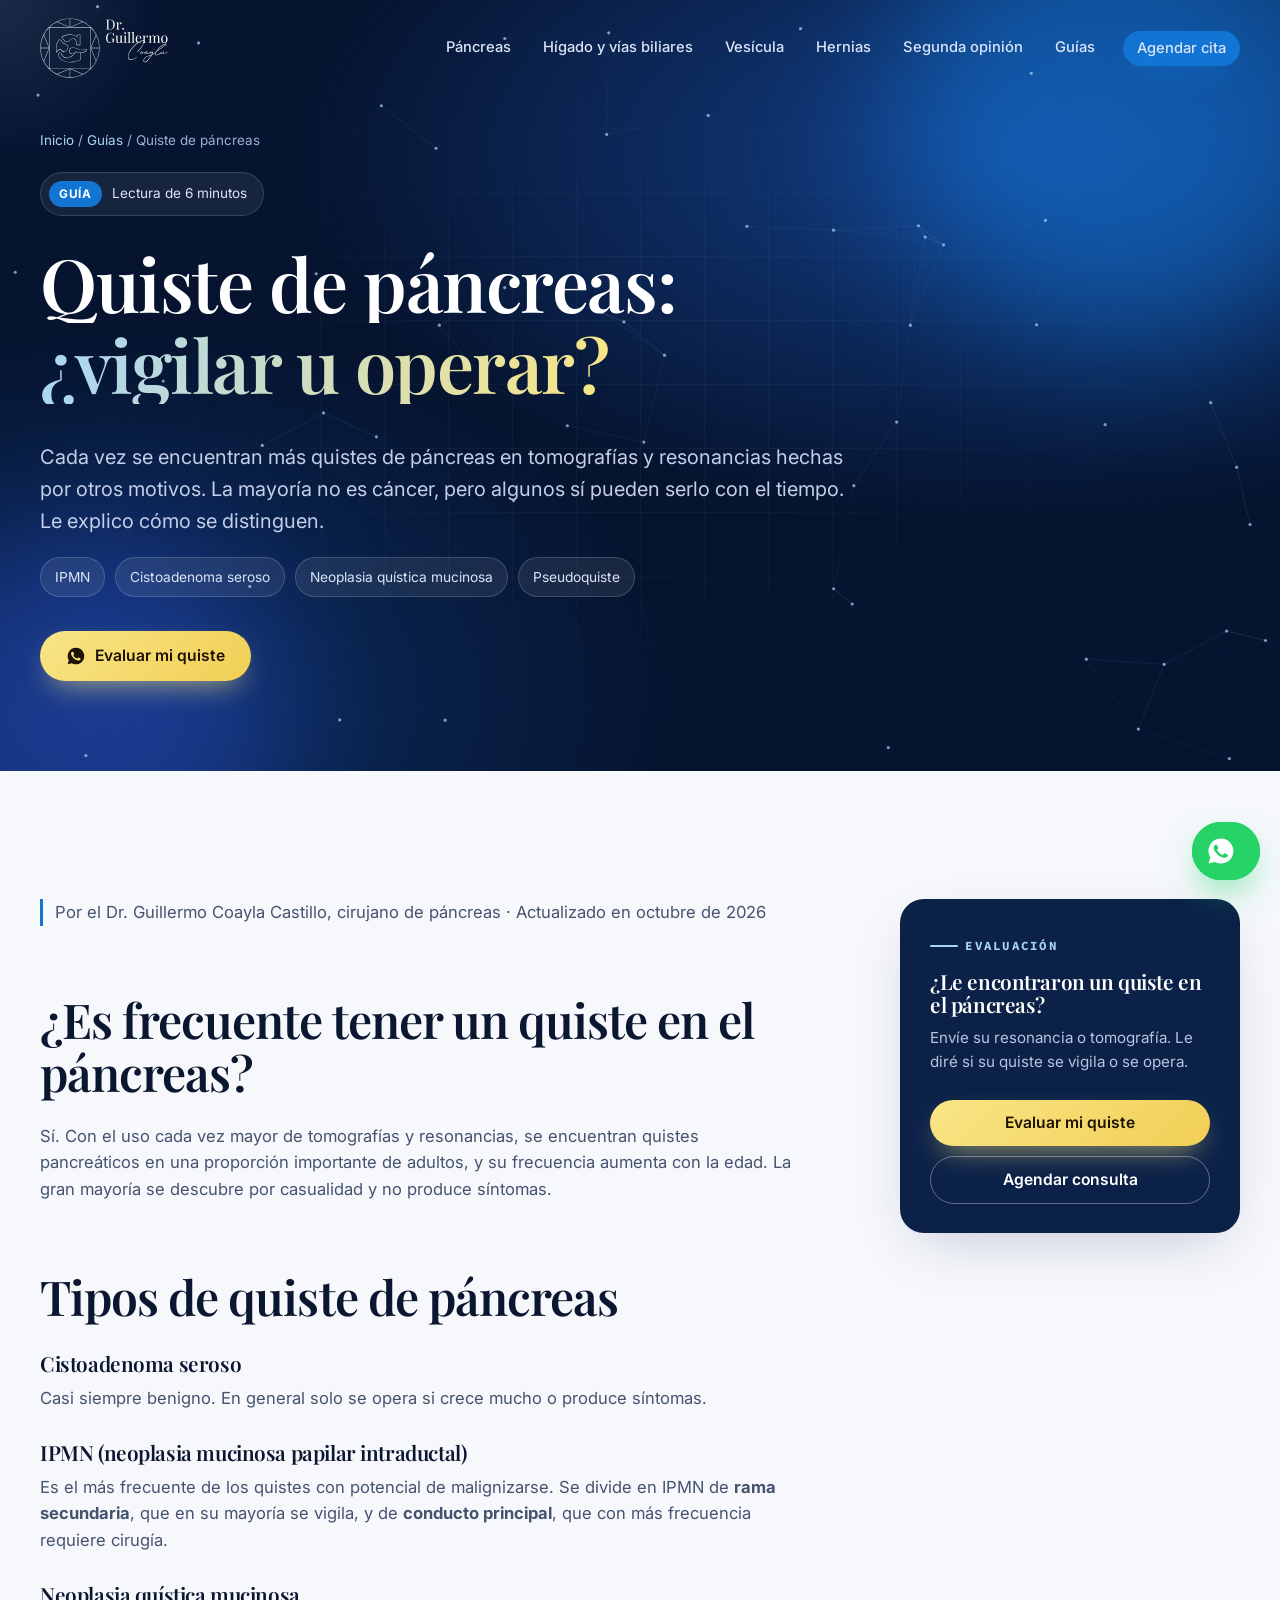
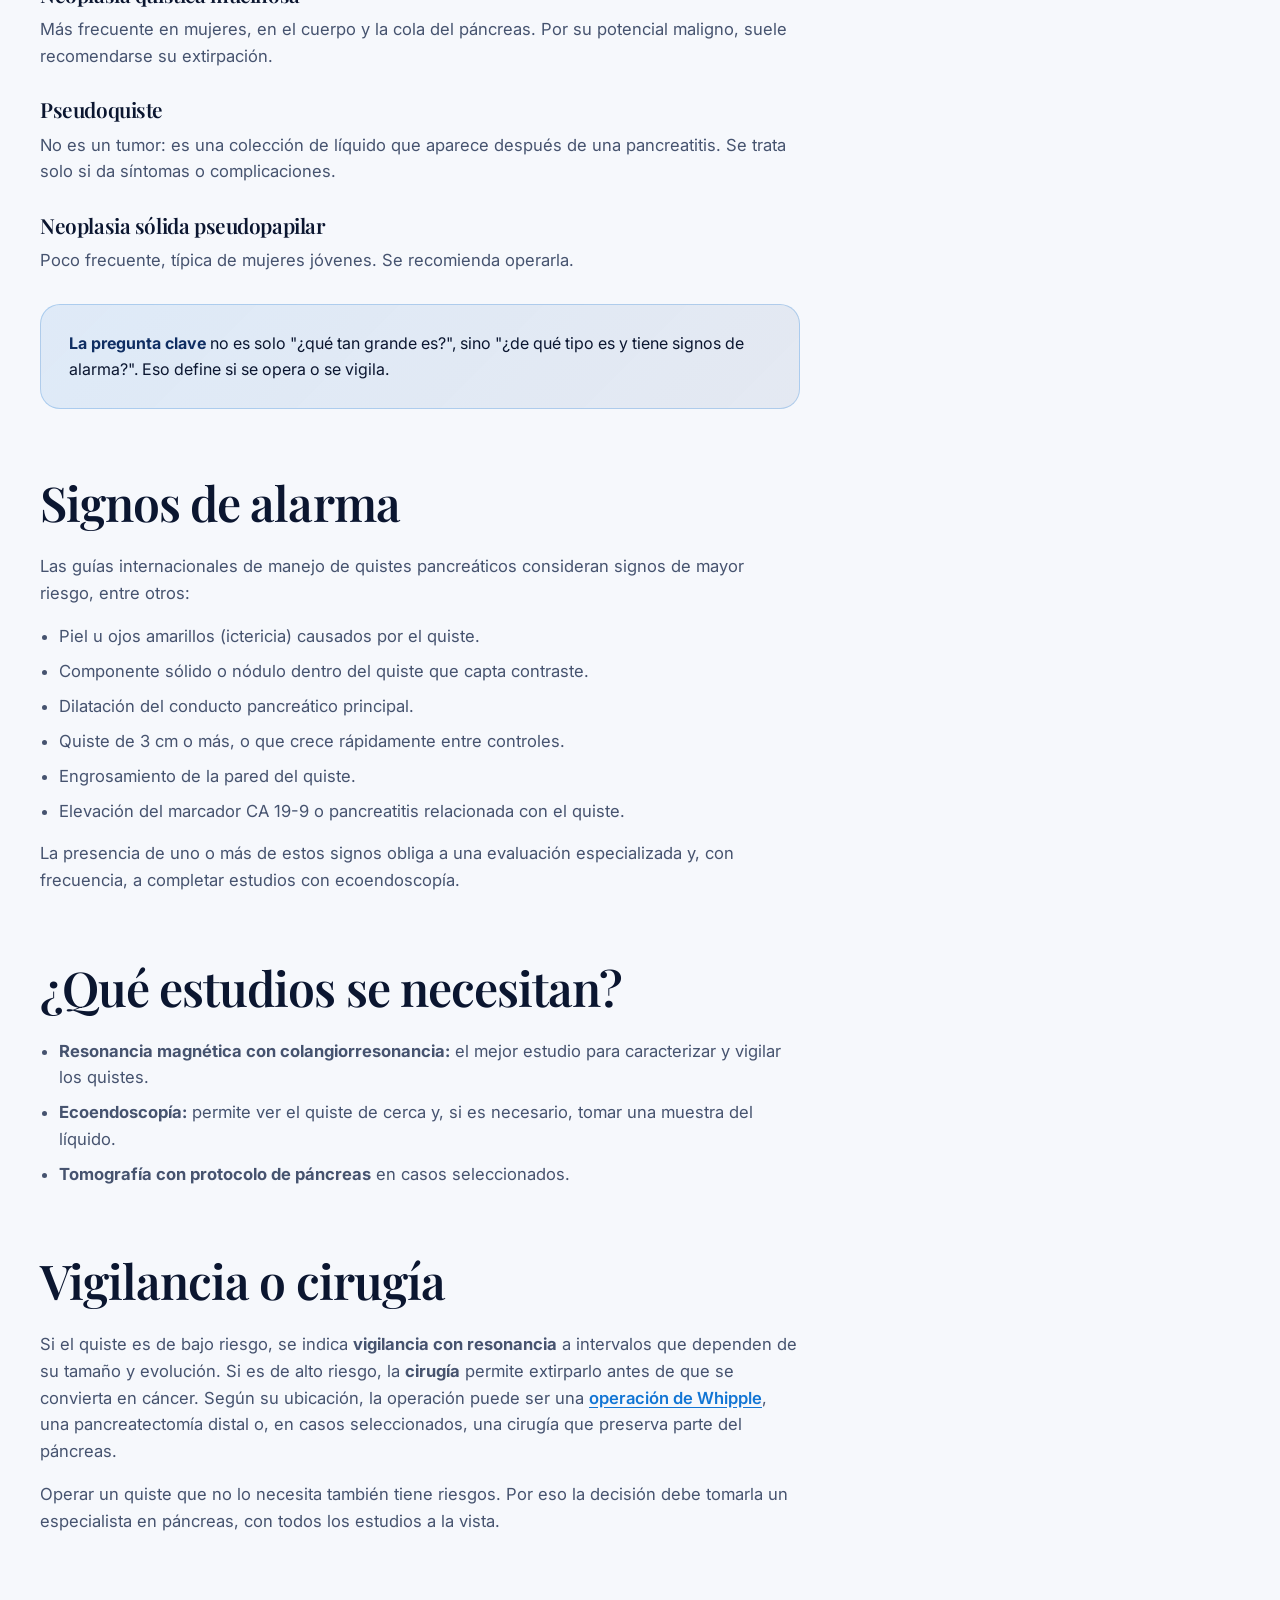
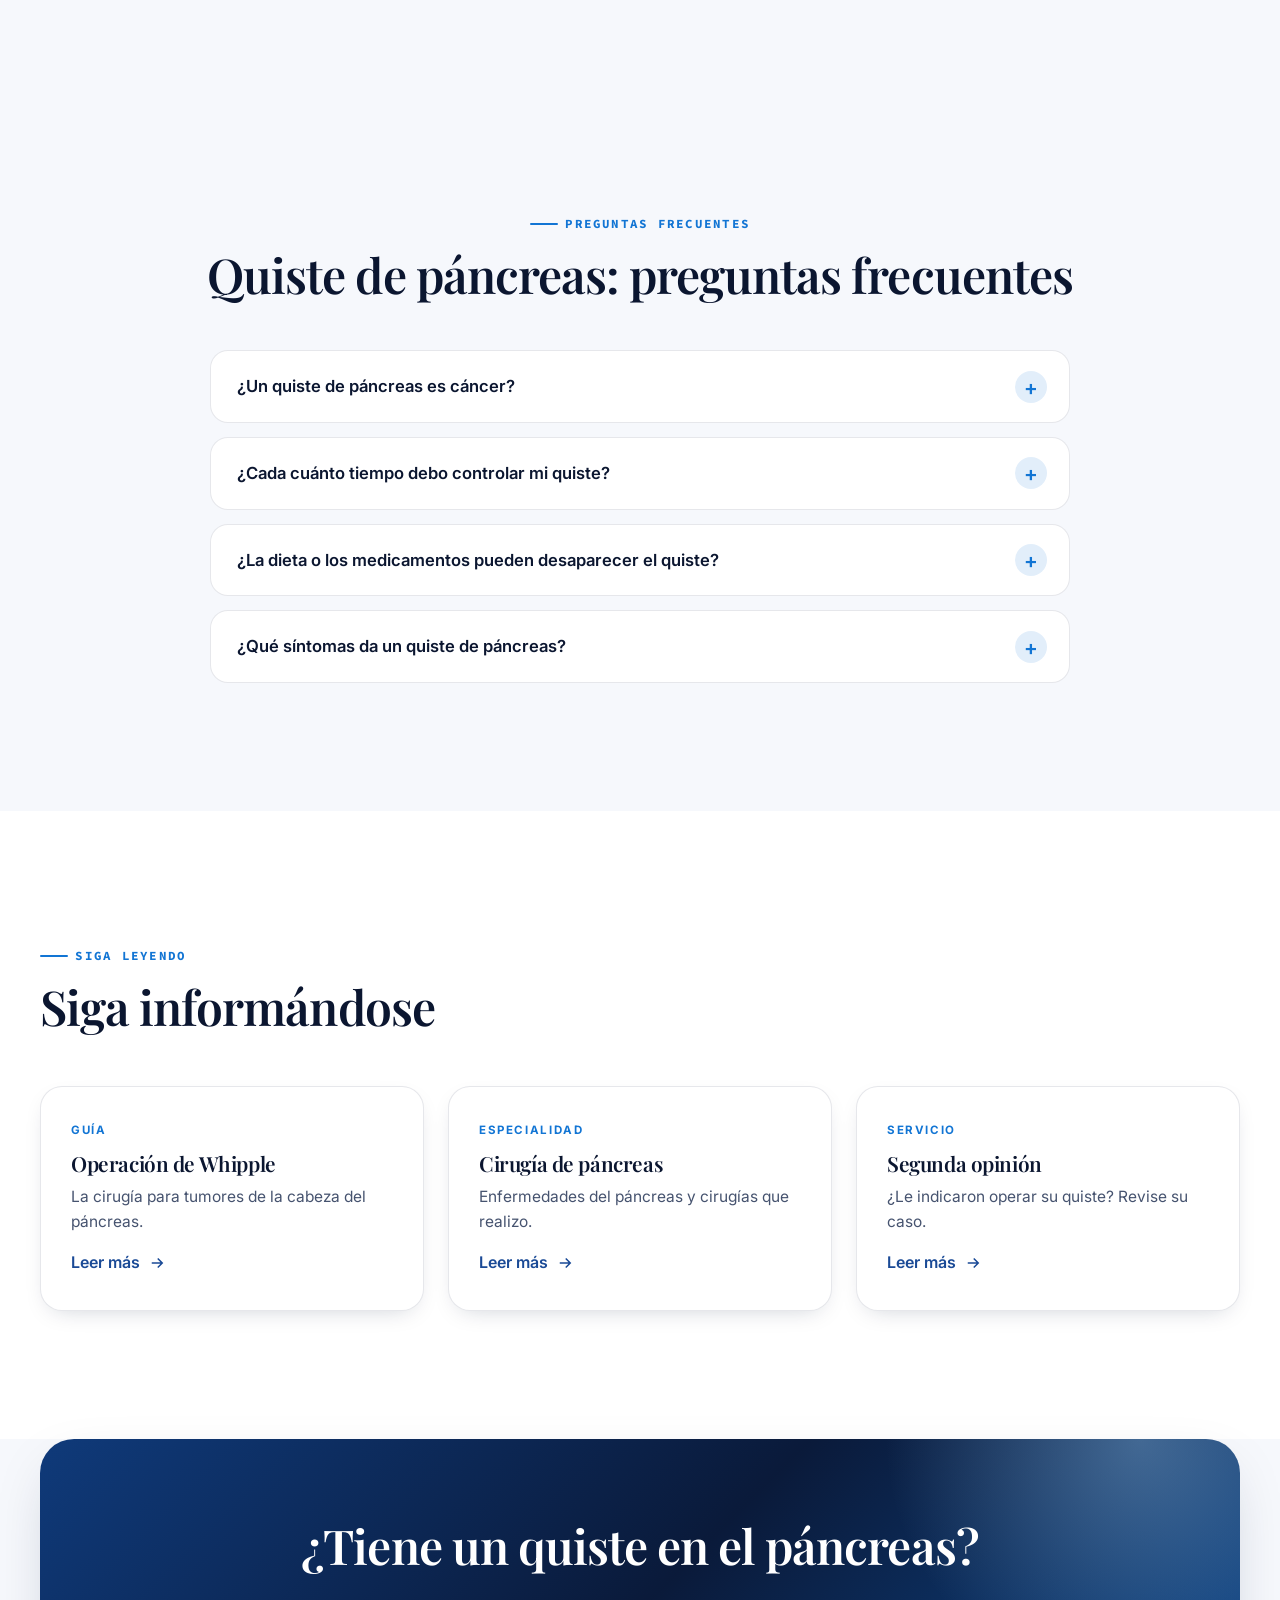
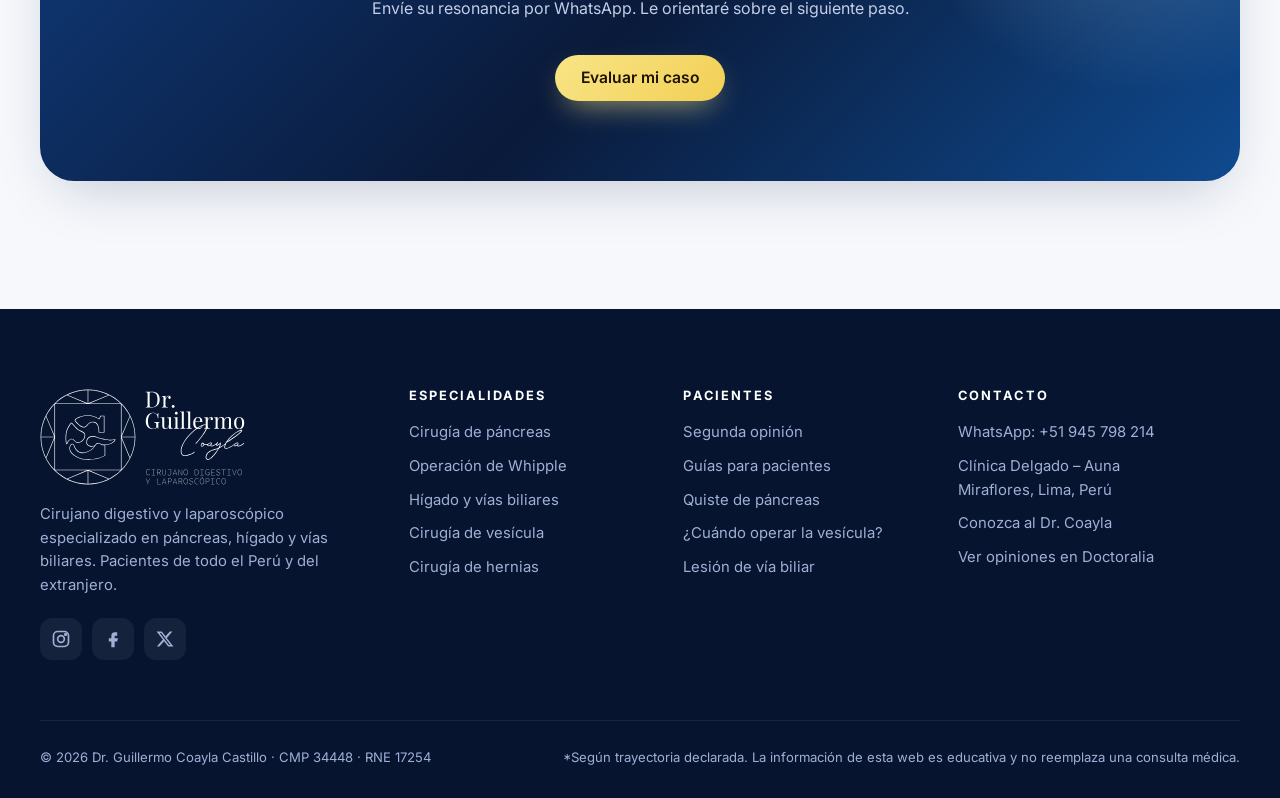
<file: quiste-de-pancreas.html>
<!doctype html>
<html lang="es-PE">
<head>
  <meta charset="utf-8">
  <meta name="viewport" content="width=device-width, initial-scale=1">
  <title>Quiste de Páncreas: ¿Es Peligroso? ¿Cuándo se Opera? | Dr. Guillermo Coayla</title>
  <meta name="description" content="Guía sobre quistes de páncreas (IPMN, seroso, mucinoso, pseudoquiste): tipos, signos de alarma, estudios y cuándo se vigila o se opera. Por un cirujano de páncreas en Lima.">
  <meta name="robots" content="index, follow, max-image-preview:large">
  <link rel="canonical" href="https://www.drcoayla.net/quiste-de-pancreas">
  <meta property="og:type" content="article">
  <meta property="og:site_name" content="Dr. Guillermo Coayla">
  <meta property="og:title" content="Quiste de Páncreas: ¿Es Peligroso? ¿Cuándo se Opera? | Dr. Guillermo Coayla">
  <meta property="og:description" content="Guía sobre quistes de páncreas (IPMN, seroso, mucinoso, pseudoquiste): tipos, signos de alarma, estudios y cuándo se vigila o se opera. Por un cirujano de páncreas en Lima.">
  <meta property="og:url" content="https://www.drcoayla.net/quiste-de-pancreas">
  <meta property="og:image" content="https://www.drcoayla.net/assets/og-image.jpg">
  <meta property="og:image:width" content="1200">
  <meta property="og:image:height" content="630">
  <meta property="og:locale" content="es_PE">
  <meta name="twitter:card" content="summary_large_image">
  <meta name="twitter:site" content="@DrCoayla">
  <meta name="theme-color" content="#050d1f">
  <link rel="icon" href="/assets/favicon.svg" type="image/svg+xml">
  <link rel="preconnect" href="https://fonts.googleapis.com">
  <link rel="preconnect" href="https://fonts.gstatic.com" crossorigin>
  <link href="https://fonts.googleapis.com/css2?family=Playfair+Display:wght@500;600;700&family=Source+Code+Pro:wght@400;600;700&family=Inter:wght@400;500;600;700&display=swap" rel="stylesheet">
  <link rel="stylesheet" href="/assets/styles.css">
  <script type="application/ld+json">
{
 "@context": "https://schema.org",
 "@graph": [
  {
   "@type": "MedicalWebPage",
   "@id": "https://www.drcoayla.net/quiste-de-pancreas#webpage",
   "name": "Quiste de Páncreas: ¿Es Peligroso? ¿Cuándo se Opera? | Dr. Guillermo Coayla",
   "description": "Guía sobre quistes de páncreas (IPMN, seroso, mucinoso, pseudoquiste): tipos, signos de alarma, estudios y cuándo se vigila o se opera. Por un cirujano de páncreas en Lima.",
   "url": "https://www.drcoayla.net/quiste-de-pancreas",
   "inLanguage": "es-PE",
   "isPartOf": {
    "@id": "https://www.drcoayla.net/#website"
   },
   "author": {
    "@id": "https://www.drcoayla.net/#doctor"
   },
   "publisher": {
    "@id": "https://www.drcoayla.net/#doctor"
   },
   "dateModified": "2026-10-10"
  },
  {
   "@type": "BreadcrumbList",
   "itemListElement": [
    {
     "@type": "ListItem",
     "position": 1,
     "name": "Inicio",
     "item": "https://www.drcoayla.net/"
    },
    {
     "@type": "ListItem",
     "position": 2,
     "name": "Guías",
     "item": "https://www.drcoayla.net/guias"
    },
    {
     "@type": "ListItem",
     "position": 3,
     "name": "Quiste de páncreas",
     "item": "https://www.drcoayla.net/quiste-de-pancreas"
    }
   ]
  },
  {
   "@type": "FAQPage",
   "mainEntity": [
    {
     "@type": "Question",
     "name": "¿Un quiste de páncreas es cáncer?",
     "acceptedAnswer": {
      "@type": "Answer",
      "text": "En la gran mayoría de los casos, no. Algunos tipos, como ciertos IPMN y las neoplasias mucinosas, pueden malignizarse con el tiempo, y por eso necesitan evaluación especializada y seguimiento."
     }
    },
    {
     "@type": "Question",
     "name": "¿Cada cuánto tiempo debo controlar mi quiste?",
     "acceptedAnswer": {
      "@type": "Answer",
      "text": "Depende de su tipo, tamaño y evolución. Suele ir de cada 6 meses a cada 2 años. Su especialista le indicará el intervalo adecuado."
     }
    },
    {
     "@type": "Question",
     "name": "¿La dieta o los medicamentos pueden desaparecer el quiste?",
     "acceptedAnswer": {
      "@type": "Answer",
      "text": "No. Los quistes neoplásicos no desaparecen con dieta ni medicamentos. El manejo es vigilancia o cirugía, según el riesgo."
     }
    },
    {
     "@type": "Question",
     "name": "¿Qué síntomas da un quiste de páncreas?",
     "acceptedAnswer": {
      "@type": "Answer",
      "text": "La mayoría no da síntomas. Cuando los produce, pueden ser dolor abdominal, pancreatitis, piel amarilla o pérdida de peso, y deben evaluarse pronto."
     }
    }
   ]
  },
  {
   "@type": "Article",
   "headline": "Quiste de páncreas: ¿vigilar u operar?",
   "author": {
    "@id": "https://www.drcoayla.net/#doctor"
   },
   "publisher": {
    "@id": "https://www.drcoayla.net/#doctor"
   },
   "datePublished": "2026-10-10",
   "dateModified": "2026-10-10",
   "inLanguage": "es-PE",
   "image": "https://www.drcoayla.net/assets/og-image.jpg",
   "mainEntityOfPage": "https://www.drcoayla.net/quiste-de-pancreas",
   "about": {
    "@type": "MedicalCondition",
    "name": "Quiste de páncreas",
    "alternateName": "Neoplasia quística del páncreas"
   }
  }
 ]
}
  </script>
</head>
<body>
<a class="skip" href="#main">Saltar al contenido</a>
<div class="scroll-progress" aria-hidden="true"></div>

<header class="header">
  <div class="container header__inner">
    <a href="/" class="brand" aria-label="Dr. Guillermo Coayla, inicio">
      <img class="brand__logo" src="/assets/logo-header.svg" alt="Dr. Guillermo Coayla" width="117" height="54">
    </a>
    <button class="nav-toggle" aria-label="Abrir menú" aria-expanded="false"><span></span></button>
    <nav class="nav" aria-label="Principal">
      <a href="/pancreas">Páncreas</a>
      <a href="/higado-vias-biliares">Hígado y vías biliares</a>
      <a href="/vesicula">Vesícula</a>
      <a href="/hernias">Hernias</a>
      <a href="/segunda-opinion">Segunda opinión</a>
      <a href="/guias">Guías</a>
      <a class="btn btn--sm" data-magnetic data-wa="Hola Dr. Coayla, quisiera agendar una consulta.">Agendar cita</a>
    </nav>
  </div>
</header>

<main id="main">
<section class="hero hero--inner">
  <div class="hero__blobs" aria-hidden="true"><div class="blob blob--1"></div><div class="blob blob--2"></div></div>
  <div class="hero__grid-bg" aria-hidden="true"></div>
  <canvas id="particles" aria-hidden="true"></canvas>
  <div class="container" style="position:relative">
    <nav class="breadcrumbs" aria-label="Ruta"><a href="/">Inicio</a> / <a href="/guias">Guías</a> / Quiste de páncreas</nav>
    <div class="hero__badge"><b>GUÍA</b> Lectura de 6 minutos</div>
    <h1>
      <span class="line"><span>Quiste de páncreas:</span></span>
      <span class="line"><span class="grad-text">¿vigilar u operar?</span></span>
    </h1>
    <p class="lead">Cada vez se encuentran más quistes de páncreas en tomografías y resonancias hechas por otros motivos. La mayoría no es cáncer, pero algunos sí pueden serlo con el tiempo. Le explico cómo se distinguen.</p>
    <div class="pills"><span class="pill">IPMN</span><span class="pill">Cistoadenoma seroso</span><span class="pill">Neoplasia quística mucinosa</span><span class="pill">Pseudoquiste</span></div>
    <div class="hero__ctas"><a class="btn btn--gold" data-magnetic data-wa="Hola Dr. Coayla, tengo un quiste en el páncreas y quisiera una evaluación. Le envío mi resonancia."><svg viewBox="0 0 24 24" fill="currentColor" aria-hidden="true"><path d="M12 2a10 10 0 0 0-8.6 15.1L2 22l5-1.3A10 10 0 1 0 12 2Zm5.3 14.2c-.2.6-1.3 1.2-1.8 1.2-.5.1-1 .2-3.4-.7-2.9-1.1-4.7-4.1-4.8-4.3-.1-.2-1.2-1.5-1.2-2.9s.7-2 1-2.3c.2-.3.5-.3.7-.3h.5c.2 0 .4 0 .6.5l.8 2c.1.2.1.4 0 .5l-.3.5-.4.4c-.1.2-.3.3-.1.6.2.3.8 1.3 1.7 2.1 1.1 1 2.1 1.3 2.4 1.5.3.1.5.1.6-.1l.9-1c.2-.3.4-.2.6-.1l1.9.9c.3.1.5.2.5.3.1.2.1.7-.1 1.2Z"/></svg>Evaluar mi quiste</a></div>
  </div>
</section>

<section class="section">
  <div class="container layout-aside">
    <article class="prose">
      <p class="article-meta">Por el Dr. Guillermo Coayla Castillo, cirujano de páncreas · Actualizado en octubre de 2026</p>
      <div data-reveal>
        <h2>¿Es frecuente tener un quiste en el páncreas?</h2>
        <p>Sí. Con el uso cada vez mayor de tomografías y resonancias, se encuentran quistes pancreáticos en una proporción importante de adultos, y su frecuencia aumenta con la edad. La gran mayoría se descubre por casualidad y no produce síntomas.</p>
      </div>

      <div data-reveal>
        <h2>Tipos de quiste de páncreas</h2>
        <h3>Cistoadenoma seroso</h3>
        <p>Casi siempre benigno. En general solo se opera si crece mucho o produce síntomas.</p>
        <h3>IPMN (neoplasia mucinosa papilar intraductal)</h3>
        <p>Es el más frecuente de los quistes con potencial de malignizarse. Se divide en IPMN de <strong>rama secundaria</strong>, que en su mayoría se vigila, y de <strong>conducto principal</strong>, que con más frecuencia requiere cirugía.</p>
        <h3>Neoplasia quística mucinosa</h3>
        <p>Más frecuente en mujeres, en el cuerpo y la cola del páncreas. Por su potencial maligno, suele recomendarse su extirpación.</p>
        <h3>Pseudoquiste</h3>
        <p>No es un tumor: es una colección de líquido que aparece después de una pancreatitis. Se trata solo si da síntomas o complicaciones.</p>
        <h3>Neoplasia sólida pseudopapilar</h3>
        <p>Poco frecuente, típica de mujeres jóvenes. Se recomienda operarla.</p>
      </div>

      <div class="callout" data-reveal><strong>La pregunta clave</strong> no es solo "¿qué tan grande es?", sino "¿de qué tipo es y tiene signos de alarma?". Eso define si se opera o se vigila.</div>

      <div data-reveal>
        <h2>Signos de alarma</h2>
        <p>Las guías internacionales de manejo de quistes pancreáticos consideran signos de mayor riesgo, entre otros:</p>
        <ul>
          <li>Piel u ojos amarillos (ictericia) causados por el quiste.</li>
          <li>Componente sólido o nódulo dentro del quiste que capta contraste.</li>
          <li>Dilatación del conducto pancreático principal.</li>
          <li>Quiste de 3 cm o más, o que crece rápidamente entre controles.</li>
          <li>Engrosamiento de la pared del quiste.</li>
          <li>Elevación del marcador CA 19-9 o pancreatitis relacionada con el quiste.</li>
        </ul>
        <p>La presencia de uno o más de estos signos obliga a una evaluación especializada y, con frecuencia, a completar estudios con ecoendoscopía.</p>
      </div>

      <div data-reveal>
        <h2>¿Qué estudios se necesitan?</h2>
        <ul>
          <li><strong>Resonancia magnética con colangiorresonancia:</strong> el mejor estudio para caracterizar y vigilar los quistes.</li>
          <li><strong>Ecoendoscopía:</strong> permite ver el quiste de cerca y, si es necesario, tomar una muestra del líquido.</li>
          <li><strong>Tomografía con protocolo de páncreas</strong> en casos seleccionados.</li>
        </ul>
      </div>

      <div data-reveal>
        <h2>Vigilancia o cirugía</h2>
        <p>Si el quiste es de bajo riesgo, se indica <strong>vigilancia con resonancia</strong> a intervalos que dependen de su tamaño y evolución. Si es de alto riesgo, la <strong>cirugía</strong> permite extirparlo antes de que se convierta en cáncer. Según su ubicación, la operación puede ser una <a href="/operacion-whipple">operación de Whipple</a>, una pancreatectomía distal o, en casos seleccionados, una cirugía que preserva parte del páncreas.</p>
        <p>Operar un quiste que no lo necesita también tiene riesgos. Por eso la decisión debe tomarla un especialista en páncreas, con todos los estudios a la vista.</p>
      </div>
    </article>

    <aside class="aside-card" data-reveal="right">
      <span class="eyebrow" style="color:var(--teal-300)">Evaluación</span>
      <h3 style="color:#fff">¿Le encontraron un quiste en el páncreas?</h3>
      <p>Envíe su resonancia o tomografía. Le diré si su quiste se vigila o se opera.</p>
      <a class="btn btn--gold" data-wa="Hola Dr. Coayla, tengo un quiste en el páncreas y quisiera una evaluación.">Evaluar mi quiste</a>
      <a class="btn btn--ghost" data-wa="Hola Dr. Coayla, quisiera agendar una consulta presencial.">Agendar consulta</a>
    </aside>
  </div>
</section>

<section class="section">
  <div class="container">
    <div class="center" data-reveal><span class="eyebrow">Preguntas frecuentes</span><h2>Quiste de páncreas: preguntas frecuentes</h2></div>
    <div class="faq" data-reveal>
      <details><summary>¿Un quiste de páncreas es cáncer?</summary><div class="faq__body">En la gran mayoría de los casos, no. Algunos tipos, como ciertos IPMN y las neoplasias mucinosas, pueden malignizarse con el tiempo, y por eso necesitan evaluación especializada y seguimiento.</div></details>
      <details><summary>¿Cada cuánto tiempo debo controlar mi quiste?</summary><div class="faq__body">Depende de su tipo, tamaño y evolución. Suele ir de cada 6 meses a cada 2 años. Su especialista le indicará el intervalo adecuado.</div></details>
      <details><summary>¿La dieta o los medicamentos pueden desaparecer el quiste?</summary><div class="faq__body">No. Los quistes neoplásicos no desaparecen con dieta ni medicamentos. El manejo es vigilancia o cirugía, según el riesgo.</div></details>
      <details><summary>¿Qué síntomas da un quiste de páncreas?</summary><div class="faq__body">La mayoría no da síntomas. Cuando los produce, pueden ser dolor abdominal, pancreatitis, piel amarilla o pérdida de peso, y deben evaluarse pronto.</div></details>
    </div>
  </div>
</section>

<section class="section section--alt">
  <div class="container">
    <div data-reveal><span class="eyebrow">Siga leyendo</span><h2>Siga informándose</h2></div>
    <div class="cards">
      <article class="card" data-tilt data-reveal data-delay="0">
        <span class="card__kicker">Guía</span>
        <h3>Operación de Whipple</h3>
        <p>La cirugía para tumores de la cabeza del páncreas.</p>
        <a class="card__link" href="/operacion-whipple">Leer más <svg viewBox="0 0 24 24" fill="none" stroke="currentColor" stroke-width="2"><path d="M5 12h14M13 6l6 6-6 6"/></svg></a>
      </article>
      <article class="card" data-tilt data-reveal data-delay="120">
        <span class="card__kicker">Especialidad</span>
        <h3>Cirugía de páncreas</h3>
        <p>Enfermedades del páncreas y cirugías que realizo.</p>
        <a class="card__link" href="/pancreas">Leer más <svg viewBox="0 0 24 24" fill="none" stroke="currentColor" stroke-width="2"><path d="M5 12h14M13 6l6 6-6 6"/></svg></a>
      </article>
      <article class="card" data-tilt data-reveal data-delay="240">
        <span class="card__kicker">Servicio</span>
        <h3>Segunda opinión</h3>
        <p>¿Le indicaron operar su quiste? Revise su caso.</p>
        <a class="card__link" href="/segunda-opinion">Leer más <svg viewBox="0 0 24 24" fill="none" stroke="currentColor" stroke-width="2"><path d="M5 12h14M13 6l6 6-6 6"/></svg></a>
      </article>
    </div>
  </div>
</section>

<section class="section" style="padding-top:0">
  <div class="container">
    <div class="cta-band" data-reveal="zoom">
      <h2>¿Tiene un quiste en el páncreas?</h2>
      <p>Envíe su resonancia por WhatsApp. Le orientaré sobre el siguiente paso.</p>
      <div class="hero__ctas"><a class="btn btn--gold" data-magnetic data-wa="Hola Dr. Coayla, tengo un quiste en el páncreas y quisiera una evaluación.">Evaluar mi caso</a></div>
    </div>
  </div>
</section>
</main>

<footer class="footer">
  <div class="container">
    <div class="footer__grid">
      <div>
        <a href="/" class="brand"><img class="brand__logo" src="/assets/logo-blanco.svg" alt="Dr. Guillermo Coayla, cirujano digestivo y laparoscópico" width="207" height="96" loading="lazy"></a>
        <p style="margin-top:18px">Cirujano digestivo y laparoscópico especializado en páncreas, hígado y vías biliares. Pacientes de todo el Perú y del extranjero.</p>
        <div class="socials">
          <a href="https://www.instagram.com/drcoayla/" target="_blank" rel="noopener" aria-label="Instagram"><svg viewBox="0 0 24 24" fill="none" stroke="currentColor" stroke-width="2"><rect x="3" y="3" width="18" height="18" rx="5"/><circle cx="12" cy="12" r="4"/><circle cx="17.5" cy="6.5" r="1" fill="currentColor"/></svg></a>
          <a href="https://www.facebook.com/DrGuillermoCoayla/" target="_blank" rel="noopener" aria-label="Facebook"><svg viewBox="0 0 24 24" fill="currentColor"><path d="M14 8h3V4h-3c-2.8 0-4 1.8-4 4.5V11H7v4h3v7h4v-7h3l1-4h-4V8.8c0-.5.3-.8 1-.8Z"/></svg></a>
          <a href="https://twitter.com/drcoayla" target="_blank" rel="noopener" aria-label="X"><svg viewBox="0 0 24 24" fill="currentColor"><path d="M17.8 3h3.1l-6.8 7.7 8 10.3h-6.3l-4.9-6.4L5.3 21H2.2l7.3-8.3L1.8 3h6.4l4.4 5.8L17.8 3Zm-1.1 16.2h1.7L7.4 4.7H5.6l11.1 14.5Z"/></svg></a>
        </div>
      </div>
      <div><h4>Especialidades</h4><ul>
        <li><a href="/pancreas">Cirugía de páncreas</a></li>
        <li><a href="/operacion-whipple">Operación de Whipple</a></li>
        <li><a href="/higado-vias-biliares">Hígado y vías biliares</a></li>
        <li><a href="/vesicula">Cirugía de vesícula</a></li>
        <li><a href="/hernias">Cirugía de hernias</a></li>
      </ul></div>
      <div><h4>Pacientes</h4><ul>
        <li><a href="/segunda-opinion">Segunda opinión</a></li>
        <li><a href="/guias">Guías para pacientes</a></li>
        <li><a href="/quiste-de-pancreas">Quiste de páncreas</a></li>
        <li><a href="/cuando-operar-la-vesicula">¿Cuándo operar la vesícula?</a></li>
        <li><a href="/lesion-de-via-biliar">Lesión de vía biliar</a></li>
      </ul></div>
      <div><h4>Contacto</h4><ul>
        <li><a data-wa="Hola Dr. Coayla, quisiera agendar una consulta.">WhatsApp: +51 945 798 214</a></li>
        <li>Clínica Delgado – Auna<br>Miraflores, Lima, Perú</li>
        <li><a href="/#conoceme">Conozca al Dr. Coayla</a></li>
        <li><a href="https://www.doctoralia.pe/guillermo-coayla-castillo/cirujano-general/lima" target="_blank" rel="noopener">Ver opiniones en Doctoralia</a></li>
      </ul></div>
    </div>
    <div class="footer__bottom">
      <span>© <span data-year>2026</span> Dr. Guillermo Coayla Castillo · CMP 34448 · RNE 17254</span>
      <span>*Según trayectoria declarada. La información de esta web es educativa y no reemplaza una consulta médica.</span>
    </div>
  </div>
</footer>

<a class="wa-float" data-wa="Hola Dr. Coayla, vengo de su página web y quisiera agendar una consulta." aria-label="Escribir por WhatsApp">
  <svg viewBox="0 0 24 24" fill="currentColor" aria-hidden="true"><path d="M12 2a10 10 0 0 0-8.6 15.1L2 22l5-1.3A10 10 0 1 0 12 2Zm5.3 14.2c-.2.6-1.3 1.2-1.8 1.2-.5.1-1 .2-3.4-.7-2.9-1.1-4.7-4.1-4.8-4.3-.1-.2-1.2-1.5-1.2-2.9s.7-2 1-2.3c.2-.3.5-.3.7-.3h.5c.2 0 .4 0 .6.5l.8 2c.1.2.1.4 0 .5l-.3.5-.4.4c-.1.2-.3.3-.1.6.2.3.8 1.3 1.7 2.1 1.1 1 2.1 1.3 2.4 1.5.3.1.5.1.6-.1l.9-1c.2-.3.4-.2.6-.1l1.9.9c.3.1.5.2.5.3.1.2.1.7-.1 1.2Z"/></svg>
  <span>¿Agendamos?</span>
</a>

<script src="/assets/main.js" defer></script>
</body>
</html>
</file>
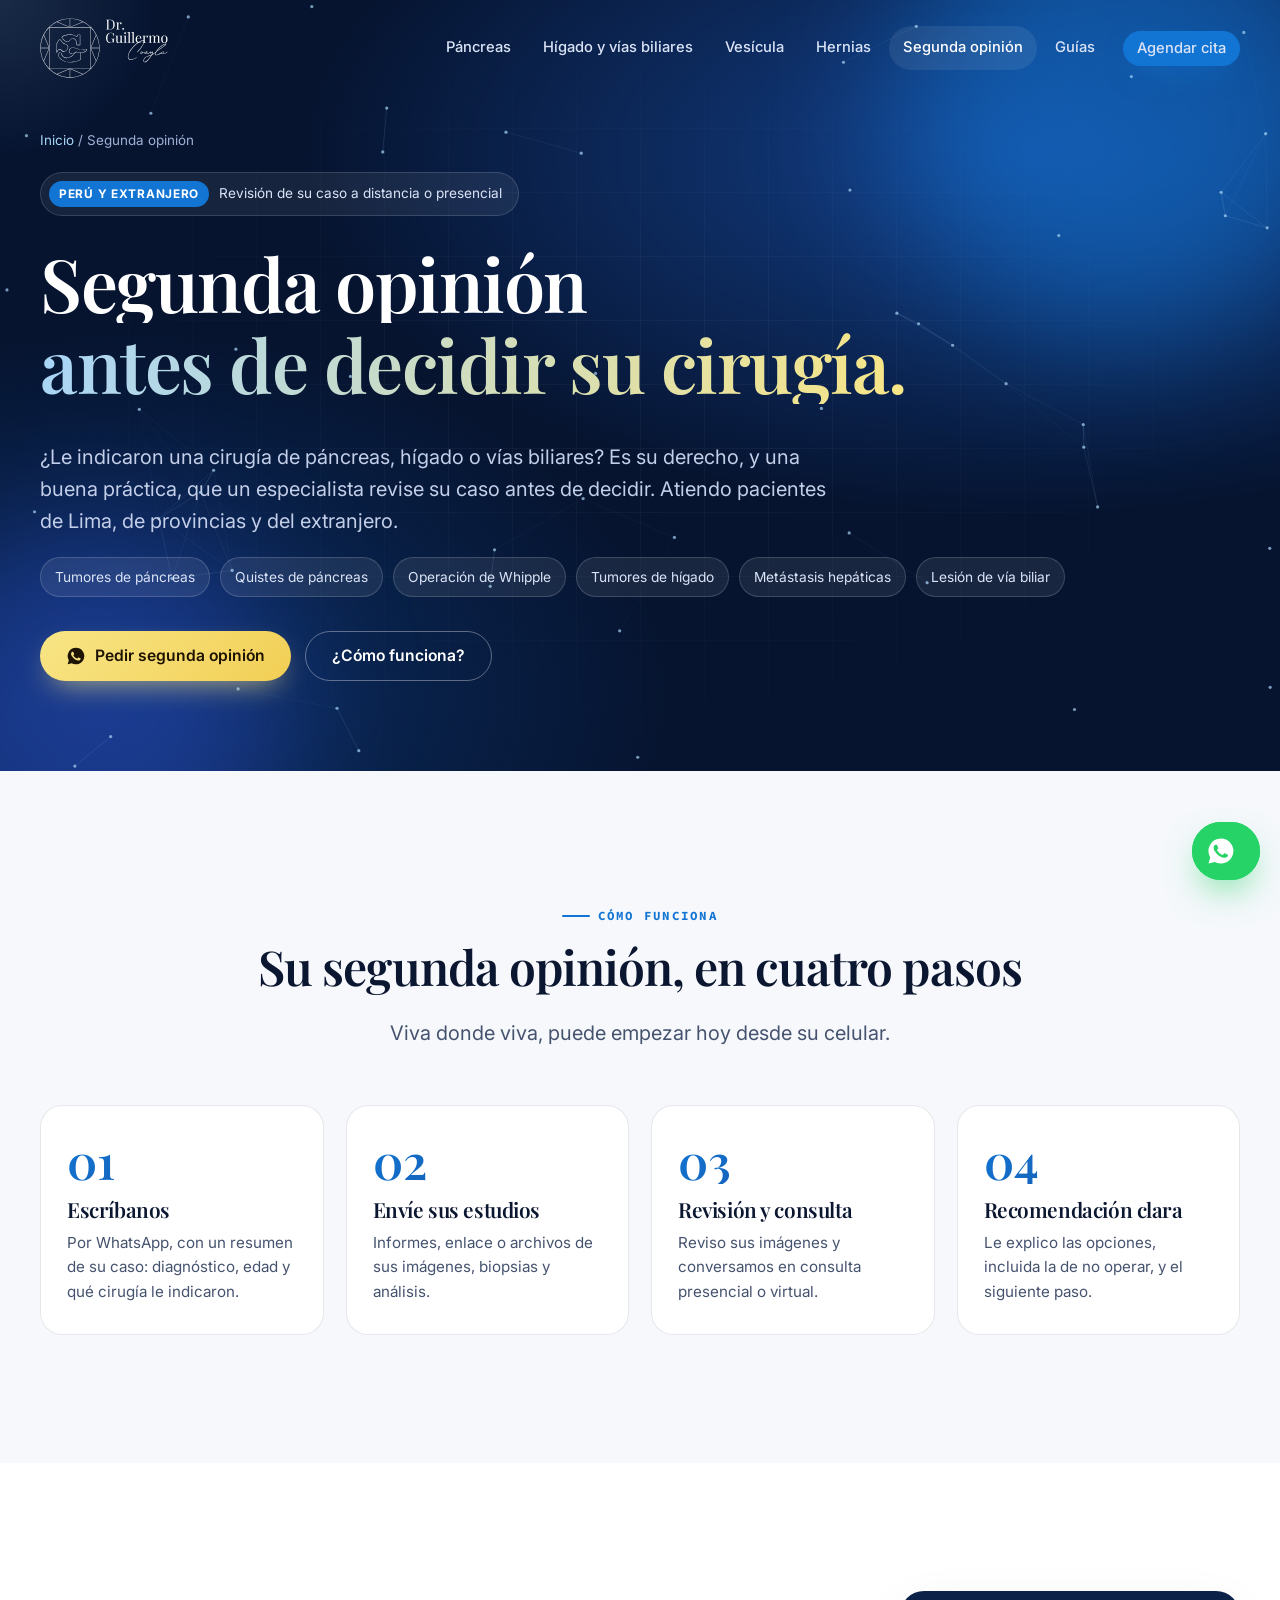
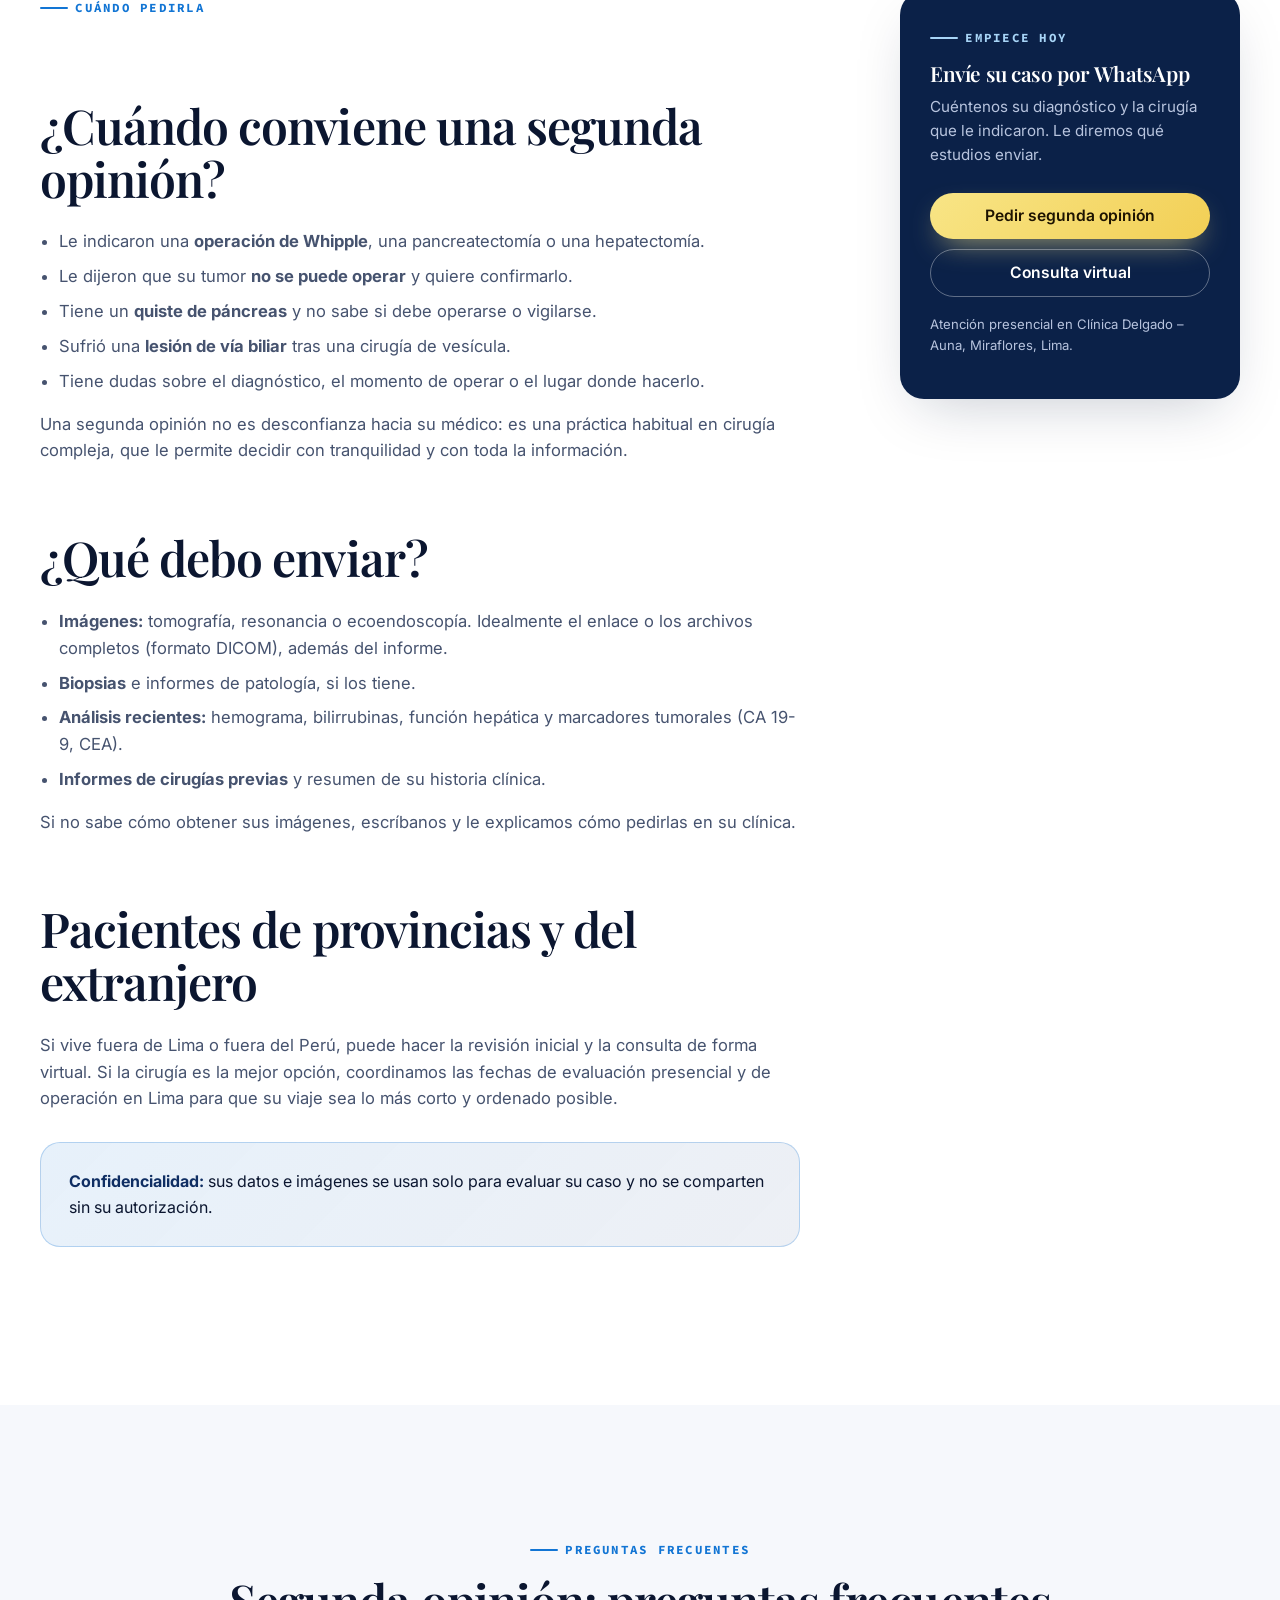
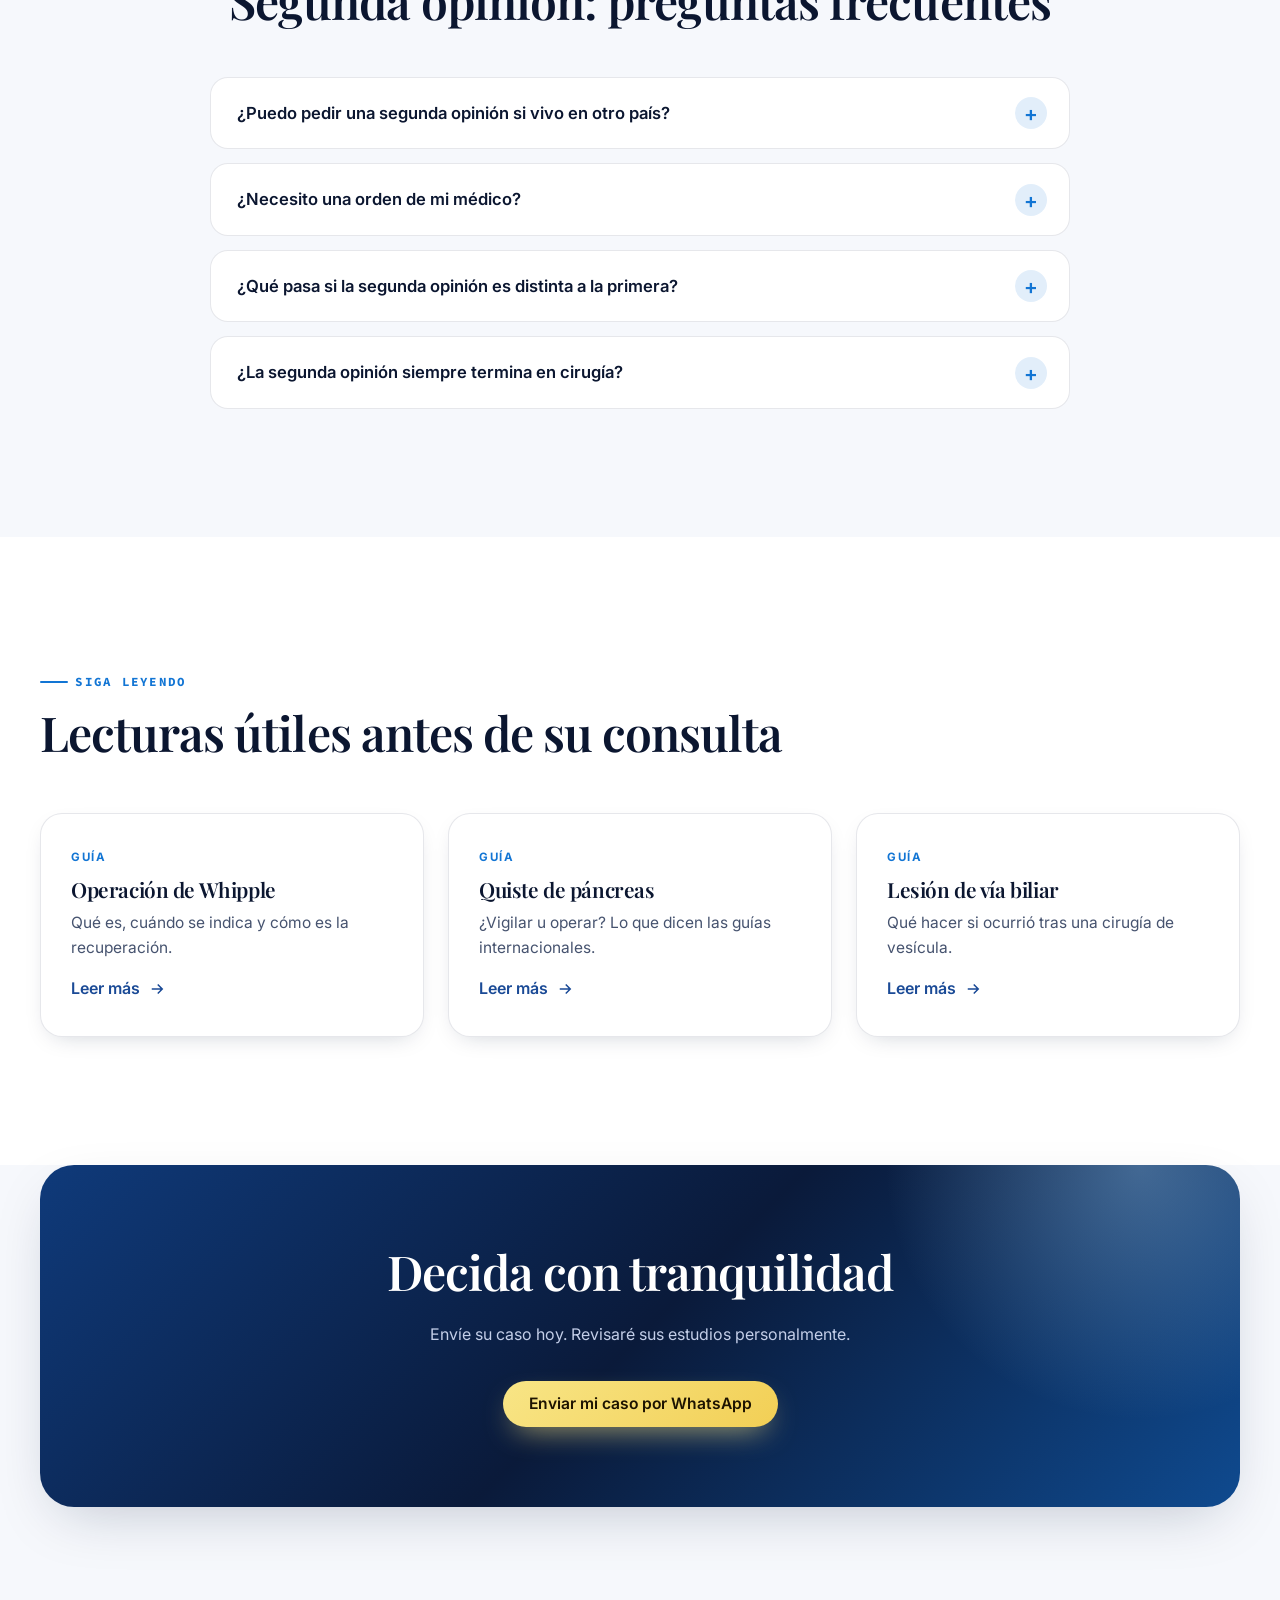
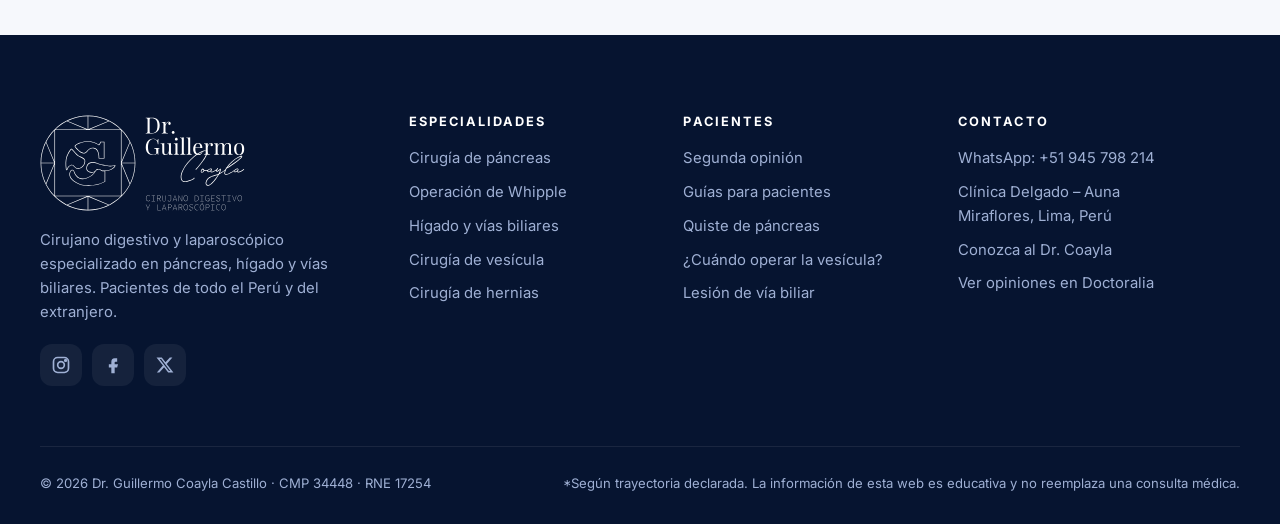
<file: segunda-opinion.html>
<!doctype html>
<html lang="es-PE">
<head>
  <meta charset="utf-8">
  <meta name="viewport" content="width=device-width, initial-scale=1">
  <title>Segunda Opinión en Cirugía de Páncreas, Hígado y Vías Biliares | Dr. Guillermo Coayla</title>
  <meta name="description" content="Segunda opinión con cirujano de páncreas, hígado y vías biliares en Lima. Revisión de tomografía, resonancia y biopsias. Consulta presencial o virtual para pacientes de provincias y del extranjero.">
  <meta name="robots" content="index, follow, max-image-preview:large">
  <link rel="canonical" href="https://www.drcoayla.net/segunda-opinion">
  <meta property="og:type" content="website">
  <meta property="og:site_name" content="Dr. Guillermo Coayla">
  <meta property="og:title" content="Segunda Opinión en Cirugía de Páncreas, Hígado y Vías Biliares | Dr. Guillermo Coayla">
  <meta property="og:description" content="Segunda opinión con cirujano de páncreas, hígado y vías biliares en Lima. Revisión de tomografía, resonancia y biopsias. Consulta presencial o virtual para pacientes de provincias y del extranjero.">
  <meta property="og:url" content="https://www.drcoayla.net/segunda-opinion">
  <meta property="og:image" content="https://www.drcoayla.net/assets/og-image.jpg">
  <meta property="og:image:width" content="1200">
  <meta property="og:image:height" content="630">
  <meta property="og:locale" content="es_PE">
  <meta name="twitter:card" content="summary_large_image">
  <meta name="twitter:site" content="@DrCoayla">
  <meta name="theme-color" content="#050d1f">
  <link rel="icon" href="/assets/favicon.svg" type="image/svg+xml">
  <link rel="preconnect" href="https://fonts.googleapis.com">
  <link rel="preconnect" href="https://fonts.gstatic.com" crossorigin>
  <link href="https://fonts.googleapis.com/css2?family=Playfair+Display:wght@500;600;700&family=Source+Code+Pro:wght@400;600;700&family=Inter:wght@400;500;600;700&display=swap" rel="stylesheet">
  <link rel="stylesheet" href="/assets/styles.css">
  <script type="application/ld+json">
{
 "@context": "https://schema.org",
 "@graph": [
  {
   "@type": "MedicalWebPage",
   "@id": "https://www.drcoayla.net/segunda-opinion#webpage",
   "name": "Segunda Opinión en Cirugía de Páncreas, Hígado y Vías Biliares | Dr. Guillermo Coayla",
   "description": "Segunda opinión con cirujano de páncreas, hígado y vías biliares en Lima. Revisión de tomografía, resonancia y biopsias. Consulta presencial o virtual para pacientes de provincias y del extranjero.",
   "url": "https://www.drcoayla.net/segunda-opinion",
   "inLanguage": "es-PE",
   "isPartOf": {
    "@id": "https://www.drcoayla.net/#website"
   },
   "author": {
    "@id": "https://www.drcoayla.net/#doctor"
   },
   "publisher": {
    "@id": "https://www.drcoayla.net/#doctor"
   },
   "dateModified": "2026-10-10"
  },
  {
   "@type": "BreadcrumbList",
   "itemListElement": [
    {
     "@type": "ListItem",
     "position": 1,
     "name": "Inicio",
     "item": "https://www.drcoayla.net/"
    },
    {
     "@type": "ListItem",
     "position": 2,
     "name": "Segunda opinión",
     "item": "https://www.drcoayla.net/segunda-opinion"
    }
   ]
  },
  {
   "@type": "FAQPage",
   "mainEntity": [
    {
     "@type": "Question",
     "name": "¿Puedo pedir una segunda opinión si vivo en otro país?",
     "acceptedAnswer": {
      "@type": "Answer",
      "text": "Sí. La revisión de estudios y la consulta pueden hacerse de forma virtual. Si se indica cirugía, coordinamos las fechas en Lima."
     }
    },
    {
     "@type": "Question",
     "name": "¿Necesito una orden de mi médico?",
     "acceptedAnswer": {
      "@type": "Answer",
      "text": "No. Puede solicitarla directamente. Es recomendable que comparta luego la opinión con su médico tratante."
     }
    },
    {
     "@type": "Question",
     "name": "¿Qué pasa si la segunda opinión es distinta a la primera?",
     "acceptedAnswer": {
      "@type": "Answer",
      "text": "Le explicaré las razones con claridad, con base en sus imágenes y en las guías internacionales, para que decida con información completa."
     }
    },
    {
     "@type": "Question",
     "name": "¿La segunda opinión siempre termina en cirugía?",
     "acceptedAnswer": {
      "@type": "Answer",
      "text": "No. En muchos casos la recomendación es vigilar, completar estudios o seguir otro tratamiento. Operar solo cuando conviene es parte de una buena práctica quirúrgica."
     }
    }
   ]
  }
 ]
}
  </script>
</head>
<body>
<a class="skip" href="#main">Saltar al contenido</a>
<div class="scroll-progress" aria-hidden="true"></div>

<header class="header">
  <div class="container header__inner">
    <a href="/" class="brand" aria-label="Dr. Guillermo Coayla, inicio">
      <img class="brand__logo" src="/assets/logo-header.svg" alt="Dr. Guillermo Coayla" width="117" height="54">
    </a>
    <button class="nav-toggle" aria-label="Abrir menú" aria-expanded="false"><span></span></button>
    <nav class="nav" aria-label="Principal">
      <a href="/pancreas">Páncreas</a>
      <a href="/higado-vias-biliares">Hígado y vías biliares</a>
      <a href="/vesicula">Vesícula</a>
      <a href="/hernias">Hernias</a>
      <a href="/segunda-opinion" aria-current="page">Segunda opinión</a>
      <a href="/guias">Guías</a>
      <a class="btn btn--sm" data-magnetic data-wa="Hola Dr. Coayla, quisiera agendar una consulta.">Agendar cita</a>
    </nav>
  </div>
</header>

<main id="main">
<section class="hero hero--inner">
  <div class="hero__blobs" aria-hidden="true"><div class="blob blob--1"></div><div class="blob blob--2"></div></div>
  <div class="hero__grid-bg" aria-hidden="true"></div>
  <canvas id="particles" aria-hidden="true"></canvas>
  <div class="container" style="position:relative">
    <nav class="breadcrumbs" aria-label="Ruta"><a href="/">Inicio</a> / Segunda opinión</nav>
    <div class="hero__badge"><b>PERÚ Y EXTRANJERO</b> Revisión de su caso a distancia o presencial</div>
    <h1>
      <span class="line"><span>Segunda opinión</span></span>
      <span class="line"><span class="grad-text">antes de decidir su cirugía.</span></span>
    </h1>
    <p class="lead">¿Le indicaron una cirugía de páncreas, hígado o vías biliares? Es su derecho, y una buena práctica, que un especialista revise su caso antes de decidir. Atiendo pacientes de Lima, de provincias y del extranjero.</p>
    <div class="pills"><span class="pill">Tumores de páncreas</span><span class="pill">Quistes de páncreas</span><span class="pill">Operación de Whipple</span><span class="pill">Tumores de hígado</span><span class="pill">Metástasis hepáticas</span><span class="pill">Lesión de vía biliar</span></div>
    <div class="hero__ctas"><a class="btn btn--gold" data-magnetic data-wa="Hola Dr. Coayla, quisiera una segunda opinión. Tengo informes e imágenes para enviarle."><svg viewBox="0 0 24 24" fill="currentColor" aria-hidden="true"><path d="M12 2a10 10 0 0 0-8.6 15.1L2 22l5-1.3A10 10 0 1 0 12 2Zm5.3 14.2c-.2.6-1.3 1.2-1.8 1.2-.5.1-1 .2-3.4-.7-2.9-1.1-4.7-4.1-4.8-4.3-.1-.2-1.2-1.5-1.2-2.9s.7-2 1-2.3c.2-.3.5-.3.7-.3h.5c.2 0 .4 0 .6.5l.8 2c.1.2.1.4 0 .5l-.3.5-.4.4c-.1.2-.3.3-.1.6.2.3.8 1.3 1.7 2.1 1.1 1 2.1 1.3 2.4 1.5.3.1.5.1.6-.1l.9-1c.2-.3.4-.2.6-.1l1.9.9c.3.1.5.2.5.3.1.2.1.7-.1 1.2Z"/></svg>Pedir segunda opinión</a><a class="btn btn--ghost" href="#como-funciona" data-magnetic>¿Cómo funciona?</a></div>
  </div>
</section>

<section class="section" id="como-funciona">
  <div class="container">
    <div class="center" data-reveal>
      <span class="eyebrow">Cómo funciona</span>
      <h2>Su segunda opinión, en cuatro pasos</h2>
      <p class="lead">Viva donde viva, puede empezar hoy desde su celular.</p>
    </div>
    <div class="steps">
      <div class="step" data-reveal data-delay="0"><h3>Escríbanos</h3><p>Por WhatsApp, con un resumen de su caso: diagnóstico, edad y qué cirugía le indicaron.</p></div>
      <div class="step" data-reveal data-delay="120"><h3>Envíe sus estudios</h3><p>Informes, enlace o archivos de sus imágenes, biopsias y análisis.</p></div>
      <div class="step" data-reveal data-delay="240"><h3>Revisión y consulta</h3><p>Reviso sus imágenes y conversamos en consulta presencial o virtual.</p></div>
      <div class="step" data-reveal data-delay="360"><h3>Recomendación clara</h3><p>Le explico las opciones, incluida la de no operar, y el siguiente paso.</p></div>
    </div>
  </div>
</section>

<section class="section section--alt">
  <div class="container layout-aside">
    <div class="prose">
      <div data-reveal>
        <span class="eyebrow">Cuándo pedirla</span>
        <h2>¿Cuándo conviene una segunda opinión?</h2>
        <ul>
          <li>Le indicaron una <strong>operación de Whipple</strong>, una pancreatectomía o una hepatectomía.</li>
          <li>Le dijeron que su tumor <strong>no se puede operar</strong> y quiere confirmarlo.</li>
          <li>Tiene un <strong>quiste de páncreas</strong> y no sabe si debe operarse o vigilarse.</li>
          <li>Sufrió una <strong>lesión de vía biliar</strong> tras una cirugía de vesícula.</li>
          <li>Tiene dudas sobre el diagnóstico, el momento de operar o el lugar donde hacerlo.</li>
        </ul>
        <p>Una segunda opinión no es desconfianza hacia su médico: es una práctica habitual en cirugía compleja, que le permite decidir con tranquilidad y con toda la información.</p>
      </div>

      <div data-reveal>
        <h2>¿Qué debo enviar?</h2>
        <ul>
          <li><strong>Imágenes:</strong> tomografía, resonancia o ecoendoscopía. Idealmente el enlace o los archivos completos (formato DICOM), además del informe.</li>
          <li><strong>Biopsias</strong> e informes de patología, si los tiene.</li>
          <li><strong>Análisis recientes:</strong> hemograma, bilirrubinas, función hepática y marcadores tumorales (CA 19-9, CEA).</li>
          <li><strong>Informes de cirugías previas</strong> y resumen de su historia clínica.</li>
        </ul>
        <p>Si no sabe cómo obtener sus imágenes, escríbanos y le explicamos cómo pedirlas en su clínica.</p>
      </div>

      <div data-reveal>
        <h2>Pacientes de provincias y del extranjero</h2>
        <p>Si vive fuera de Lima o fuera del Perú, puede hacer la revisión inicial y la consulta de forma virtual. Si la cirugía es la mejor opción, coordinamos las fechas de evaluación presencial y de operación en Lima para que su viaje sea lo más corto y ordenado posible.</p>
      </div>

      <div class="callout" data-reveal><strong>Confidencialidad:</strong> sus datos e imágenes se usan solo para evaluar su caso y no se comparten sin su autorización.</div>
    </div>

    <aside class="aside-card" data-reveal="right">
      <span class="eyebrow" style="color:var(--teal-300)">Empiece hoy</span>
      <h3 style="color:#fff">Envíe su caso por WhatsApp</h3>
      <p>Cuéntenos su diagnóstico y la cirugía que le indicaron. Le diremos qué estudios enviar.</p>
      <a class="btn btn--gold" data-wa="Hola Dr. Coayla, quisiera una segunda opinión. Tengo informes e imágenes para enviarle.">Pedir segunda opinión</a>
      <a class="btn btn--ghost" data-wa="Hola Dr. Coayla, vivo fuera de Lima y quisiera una consulta virtual.">Consulta virtual</a>
      <p style="margin-top:18px;font-size:.82rem">Atención presencial en Clínica Delgado – Auna, Miraflores, Lima.</p>
    </aside>
  </div>
</section>

<section class="section">
  <div class="container">
    <div class="center" data-reveal><span class="eyebrow">Preguntas frecuentes</span><h2>Segunda opinión: preguntas frecuentes</h2></div>
    <div class="faq" data-reveal>
      <details><summary>¿Puedo pedir una segunda opinión si vivo en otro país?</summary><div class="faq__body">Sí. La revisión de estudios y la consulta pueden hacerse de forma virtual. Si se indica cirugía, coordinamos las fechas en Lima.</div></details>
      <details><summary>¿Necesito una orden de mi médico?</summary><div class="faq__body">No. Puede solicitarla directamente. Es recomendable que comparta luego la opinión con su médico tratante.</div></details>
      <details><summary>¿Qué pasa si la segunda opinión es distinta a la primera?</summary><div class="faq__body">Le explicaré las razones con claridad, con base en sus imágenes y en las guías internacionales, para que decida con información completa.</div></details>
      <details><summary>¿La segunda opinión siempre termina en cirugía?</summary><div class="faq__body">No. En muchos casos la recomendación es vigilar, completar estudios o seguir otro tratamiento. Operar solo cuando conviene es parte de una buena práctica quirúrgica.</div></details>
    </div>
  </div>
</section>

<section class="section section--alt">
  <div class="container">
    <div data-reveal><span class="eyebrow">Siga leyendo</span><h2>Lecturas útiles antes de su consulta</h2></div>
    <div class="cards">
      <article class="card" data-tilt data-reveal data-delay="0">
        <span class="card__kicker">Guía</span>
        <h3>Operación de Whipple</h3>
        <p>Qué es, cuándo se indica y cómo es la recuperación.</p>
        <a class="card__link" href="/operacion-whipple">Leer más <svg viewBox="0 0 24 24" fill="none" stroke="currentColor" stroke-width="2"><path d="M5 12h14M13 6l6 6-6 6"/></svg></a>
      </article>
      <article class="card" data-tilt data-reveal data-delay="120">
        <span class="card__kicker">Guía</span>
        <h3>Quiste de páncreas</h3>
        <p>¿Vigilar u operar? Lo que dicen las guías internacionales.</p>
        <a class="card__link" href="/quiste-de-pancreas">Leer más <svg viewBox="0 0 24 24" fill="none" stroke="currentColor" stroke-width="2"><path d="M5 12h14M13 6l6 6-6 6"/></svg></a>
      </article>
      <article class="card" data-tilt data-reveal data-delay="240">
        <span class="card__kicker">Guía</span>
        <h3>Lesión de vía biliar</h3>
        <p>Qué hacer si ocurrió tras una cirugía de vesícula.</p>
        <a class="card__link" href="/lesion-de-via-biliar">Leer más <svg viewBox="0 0 24 24" fill="none" stroke="currentColor" stroke-width="2"><path d="M5 12h14M13 6l6 6-6 6"/></svg></a>
      </article>
    </div>
  </div>
</section>

<section class="section" style="padding-top:0">
  <div class="container">
    <div class="cta-band" data-reveal="zoom">
      <h2>Decida con tranquilidad</h2>
      <p>Envíe su caso hoy. Revisaré sus estudios personalmente.</p>
      <div class="hero__ctas"><a class="btn btn--gold" data-magnetic data-wa="Hola Dr. Coayla, quisiera una segunda opinión. Tengo informes e imágenes para enviarle.">Enviar mi caso por WhatsApp</a></div>
    </div>
  </div>
</section>
</main>

<footer class="footer">
  <div class="container">
    <div class="footer__grid">
      <div>
        <a href="/" class="brand"><img class="brand__logo" src="/assets/logo-blanco.svg" alt="Dr. Guillermo Coayla, cirujano digestivo y laparoscópico" width="207" height="96" loading="lazy"></a>
        <p style="margin-top:18px">Cirujano digestivo y laparoscópico especializado en páncreas, hígado y vías biliares. Pacientes de todo el Perú y del extranjero.</p>
        <div class="socials">
          <a href="https://www.instagram.com/drcoayla/" target="_blank" rel="noopener" aria-label="Instagram"><svg viewBox="0 0 24 24" fill="none" stroke="currentColor" stroke-width="2"><rect x="3" y="3" width="18" height="18" rx="5"/><circle cx="12" cy="12" r="4"/><circle cx="17.5" cy="6.5" r="1" fill="currentColor"/></svg></a>
          <a href="https://www.facebook.com/DrGuillermoCoayla/" target="_blank" rel="noopener" aria-label="Facebook"><svg viewBox="0 0 24 24" fill="currentColor"><path d="M14 8h3V4h-3c-2.8 0-4 1.8-4 4.5V11H7v4h3v7h4v-7h3l1-4h-4V8.8c0-.5.3-.8 1-.8Z"/></svg></a>
          <a href="https://twitter.com/drcoayla" target="_blank" rel="noopener" aria-label="X"><svg viewBox="0 0 24 24" fill="currentColor"><path d="M17.8 3h3.1l-6.8 7.7 8 10.3h-6.3l-4.9-6.4L5.3 21H2.2l7.3-8.3L1.8 3h6.4l4.4 5.8L17.8 3Zm-1.1 16.2h1.7L7.4 4.7H5.6l11.1 14.5Z"/></svg></a>
        </div>
      </div>
      <div><h4>Especialidades</h4><ul>
        <li><a href="/pancreas">Cirugía de páncreas</a></li>
        <li><a href="/operacion-whipple">Operación de Whipple</a></li>
        <li><a href="/higado-vias-biliares">Hígado y vías biliares</a></li>
        <li><a href="/vesicula">Cirugía de vesícula</a></li>
        <li><a href="/hernias">Cirugía de hernias</a></li>
      </ul></div>
      <div><h4>Pacientes</h4><ul>
        <li><a href="/segunda-opinion">Segunda opinión</a></li>
        <li><a href="/guias">Guías para pacientes</a></li>
        <li><a href="/quiste-de-pancreas">Quiste de páncreas</a></li>
        <li><a href="/cuando-operar-la-vesicula">¿Cuándo operar la vesícula?</a></li>
        <li><a href="/lesion-de-via-biliar">Lesión de vía biliar</a></li>
      </ul></div>
      <div><h4>Contacto</h4><ul>
        <li><a data-wa="Hola Dr. Coayla, quisiera agendar una consulta.">WhatsApp: +51 945 798 214</a></li>
        <li>Clínica Delgado – Auna<br>Miraflores, Lima, Perú</li>
        <li><a href="/#conoceme">Conozca al Dr. Coayla</a></li>
        <li><a href="https://www.doctoralia.pe/guillermo-coayla-castillo/cirujano-general/lima" target="_blank" rel="noopener">Ver opiniones en Doctoralia</a></li>
      </ul></div>
    </div>
    <div class="footer__bottom">
      <span>© <span data-year>2026</span> Dr. Guillermo Coayla Castillo · CMP 34448 · RNE 17254</span>
      <span>*Según trayectoria declarada. La información de esta web es educativa y no reemplaza una consulta médica.</span>
    </div>
  </div>
</footer>

<a class="wa-float" data-wa="Hola Dr. Coayla, vengo de su página web y quisiera agendar una consulta." aria-label="Escribir por WhatsApp">
  <svg viewBox="0 0 24 24" fill="currentColor" aria-hidden="true"><path d="M12 2a10 10 0 0 0-8.6 15.1L2 22l5-1.3A10 10 0 1 0 12 2Zm5.3 14.2c-.2.6-1.3 1.2-1.8 1.2-.5.1-1 .2-3.4-.7-2.9-1.1-4.7-4.1-4.8-4.3-.1-.2-1.2-1.5-1.2-2.9s.7-2 1-2.3c.2-.3.5-.3.7-.3h.5c.2 0 .4 0 .6.5l.8 2c.1.2.1.4 0 .5l-.3.5-.4.4c-.1.2-.3.3-.1.6.2.3.8 1.3 1.7 2.1 1.1 1 2.1 1.3 2.4 1.5.3.1.5.1.6-.1l.9-1c.2-.3.4-.2.6-.1l1.9.9c.3.1.5.2.5.3.1.2.1.7-.1 1.2Z"/></svg>
  <span>¿Agendamos?</span>
</a>

<script src="/assets/main.js" defer></script>
</body>
</html>
</file>
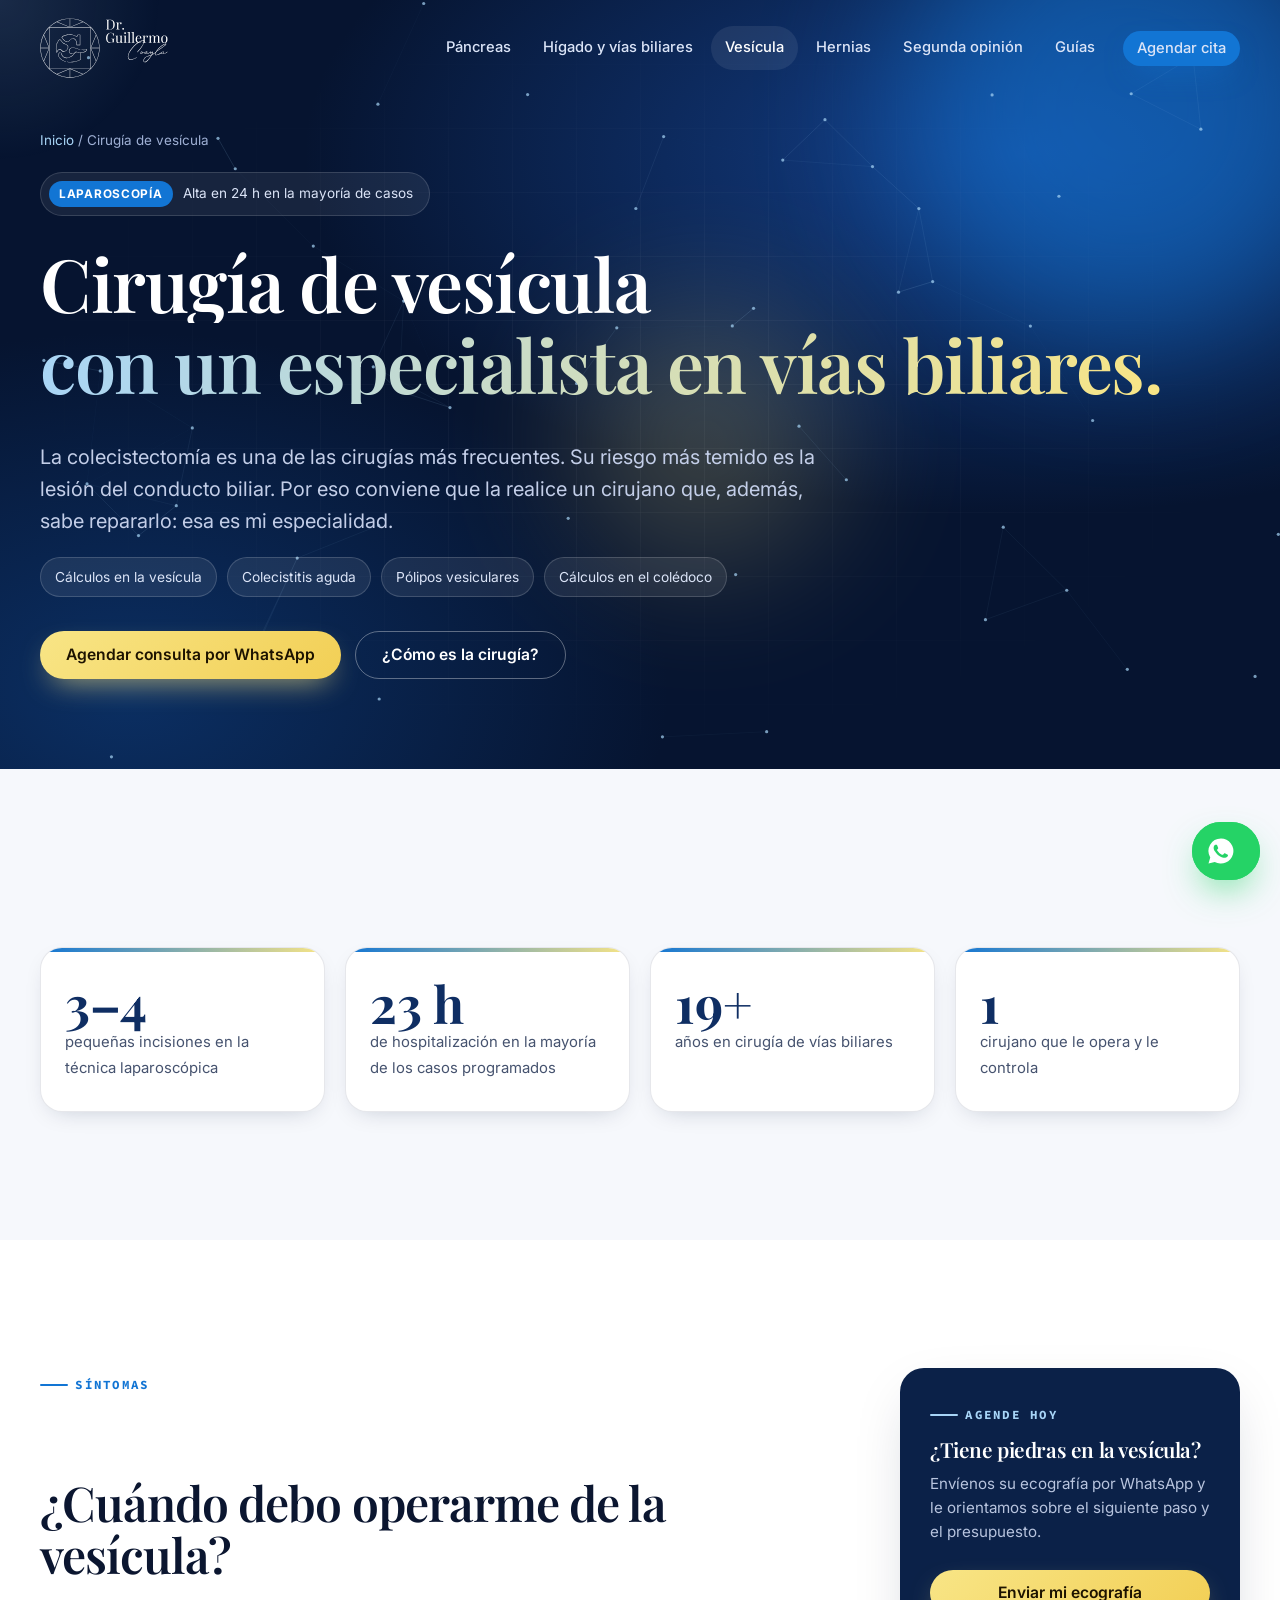
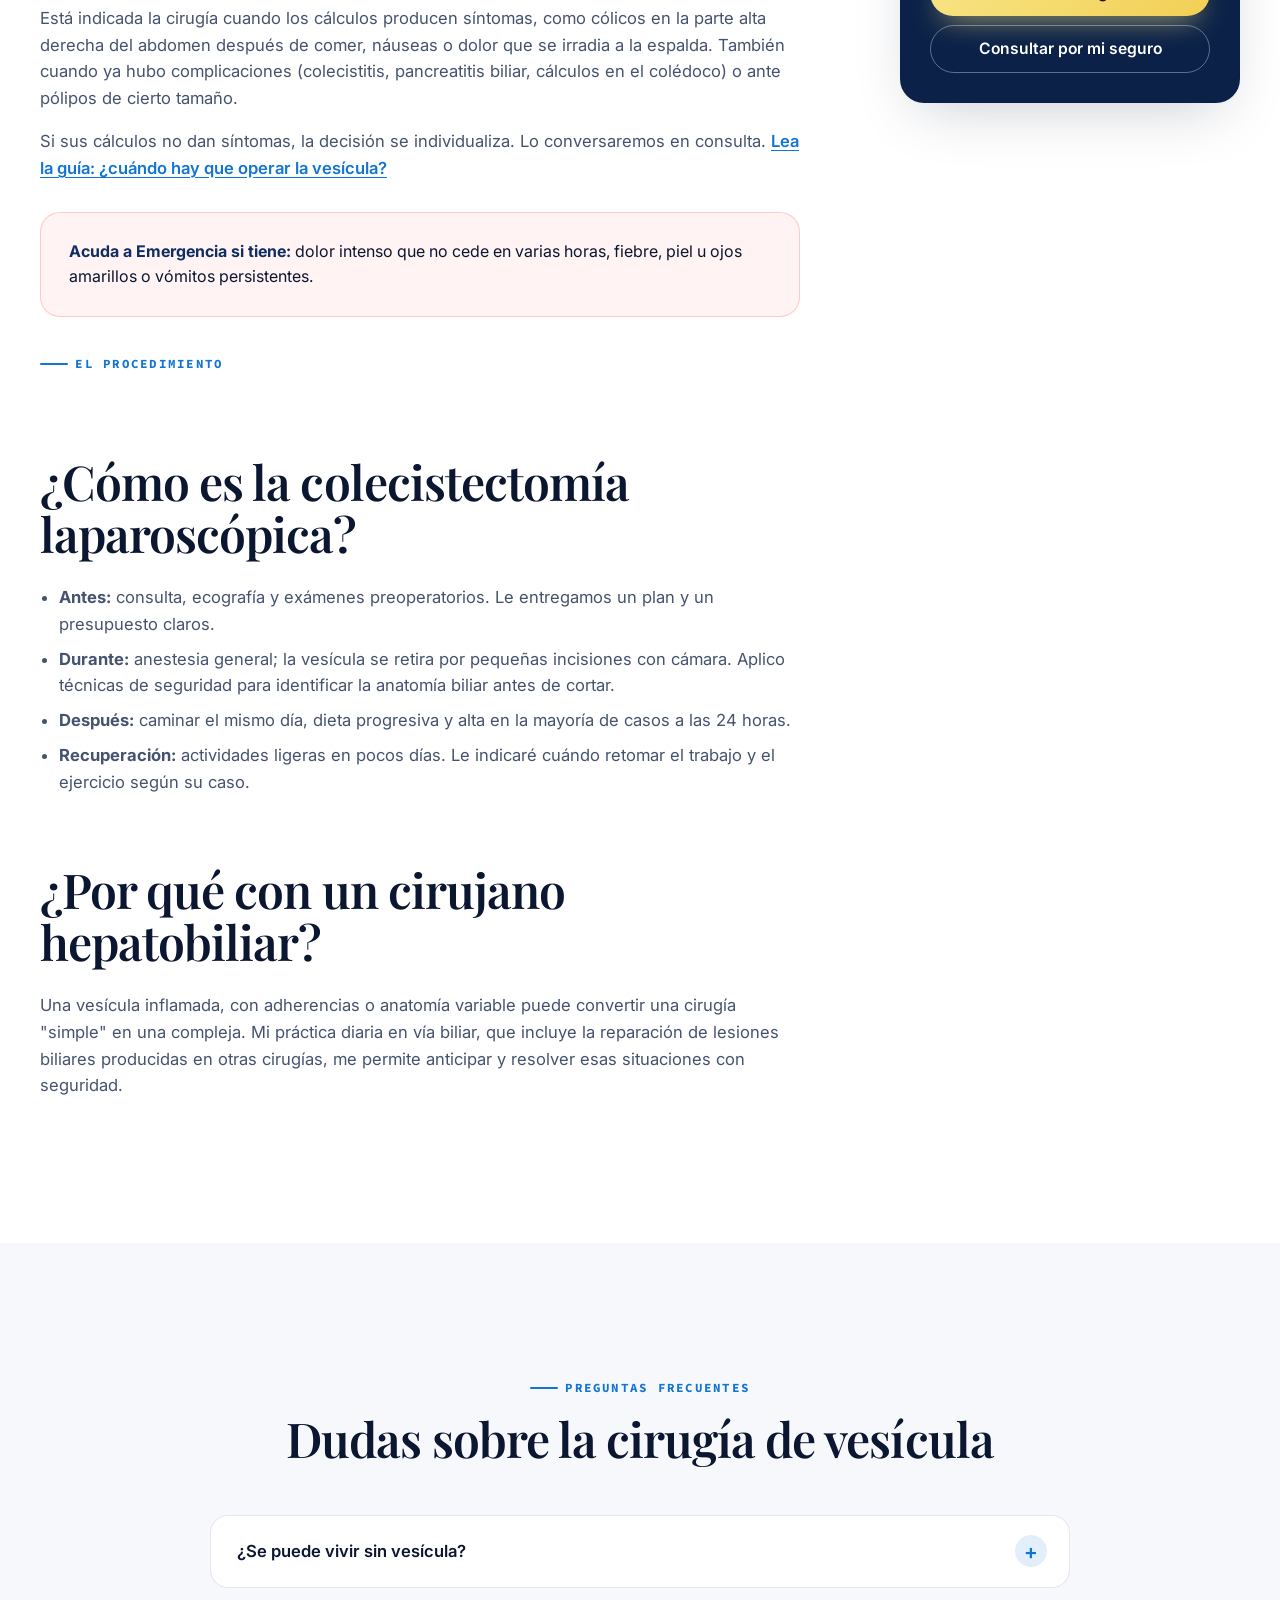
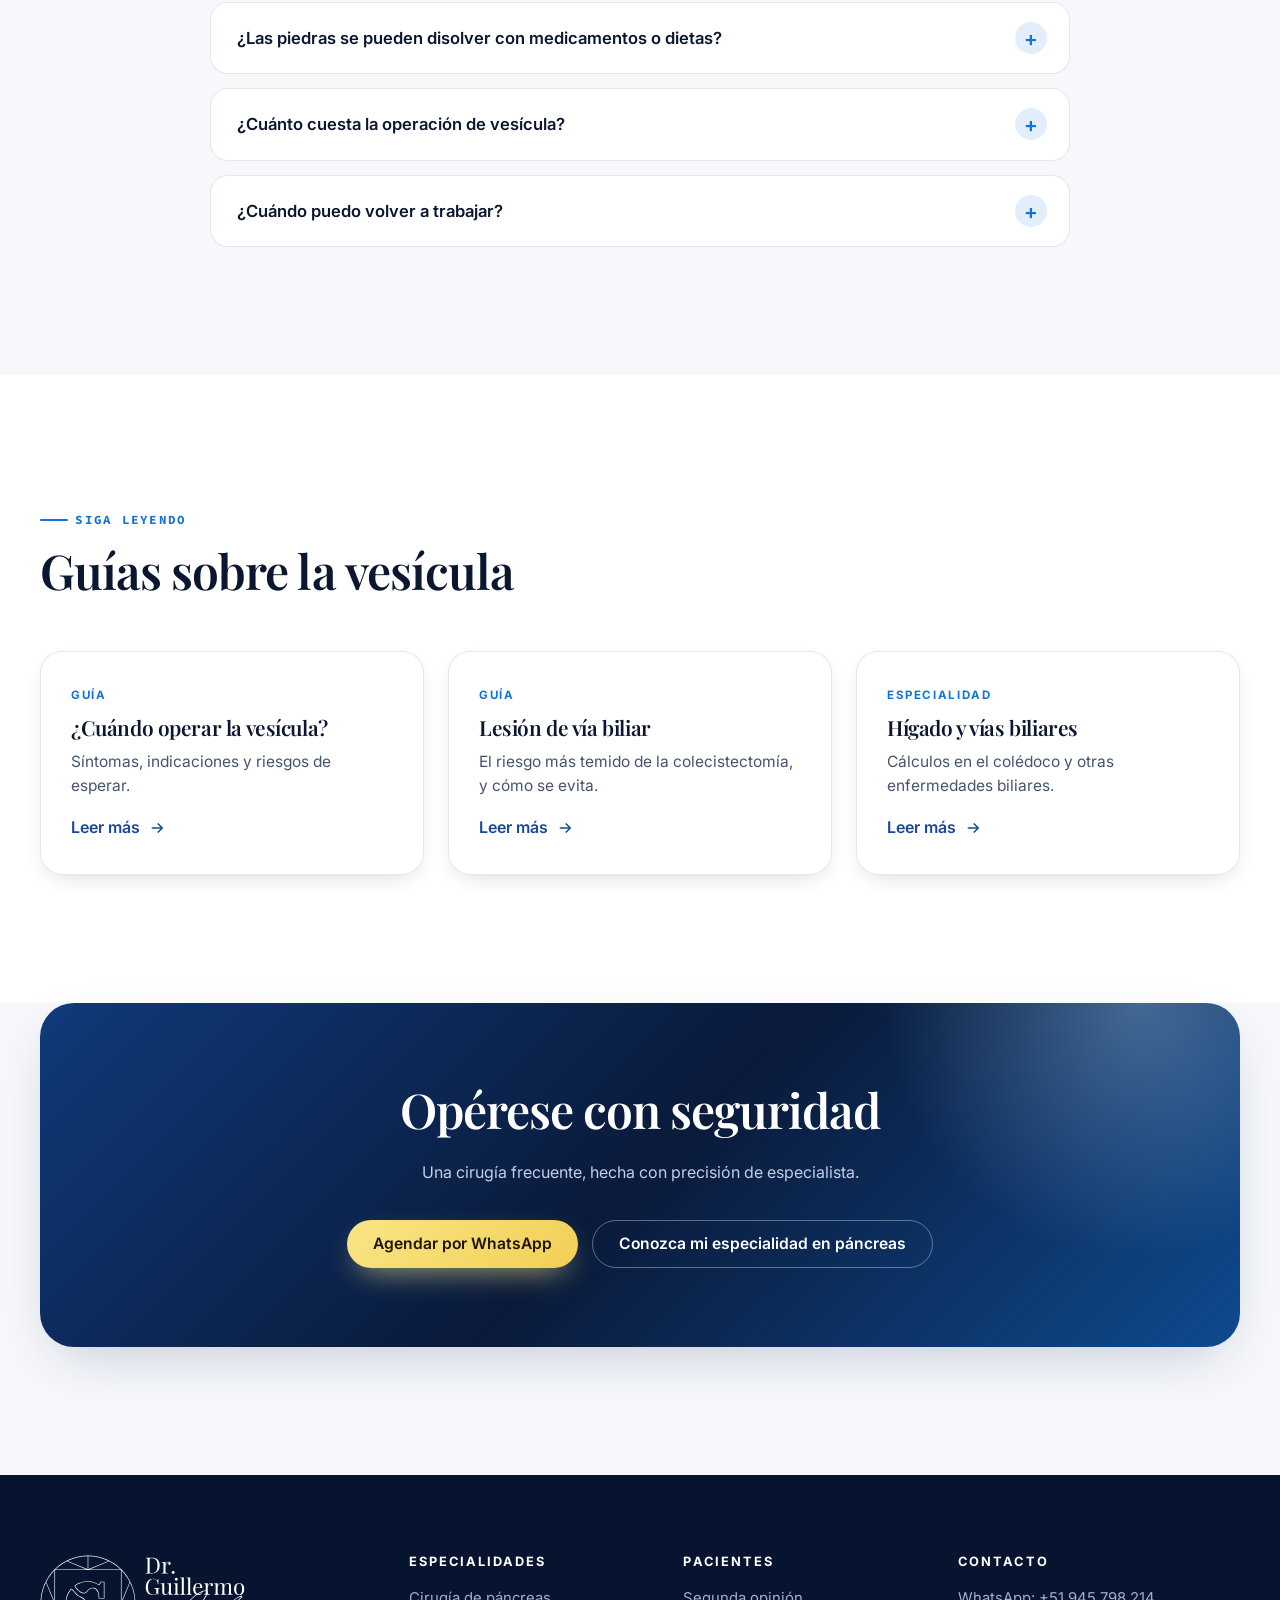
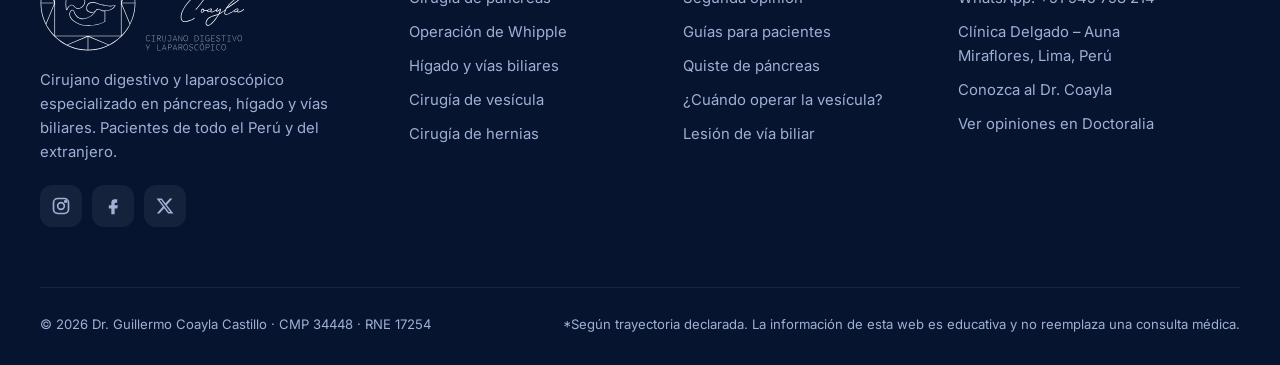
<file: vesicula.html>
<!doctype html>
<html lang="es-PE">
<head>
  <meta charset="utf-8">
  <meta name="viewport" content="width=device-width, initial-scale=1">
  <title>Cirugía de Vesícula Laparoscópica en Lima | Dr. Guillermo Coayla, Cirujano Hepatobiliar</title>
  <meta name="description" content="Operación de vesícula por laparoscopía en Lima con un cirujano especialista en vías biliares. Cálculos, colecistitis y pólipos. Alta en 24 horas en la mayoría de casos. Agenda por WhatsApp.">
  <meta name="robots" content="index, follow, max-image-preview:large">
  <link rel="canonical" href="https://www.drcoayla.net/vesicula">
  <meta property="og:type" content="website">
  <meta property="og:site_name" content="Dr. Guillermo Coayla">
  <meta property="og:title" content="Cirugía de Vesícula Laparoscópica en Lima | Dr. Guillermo Coayla, Cirujano Hepatobiliar">
  <meta property="og:description" content="Operación de vesícula por laparoscopía en Lima con un cirujano especialista en vías biliares. Cálculos, colecistitis y pólipos. Alta en 24 horas en la mayoría de casos. Agenda por WhatsApp.">
  <meta property="og:url" content="https://www.drcoayla.net/vesicula">
  <meta property="og:image" content="https://www.drcoayla.net/assets/og-image.jpg">
  <meta property="og:image:width" content="1200">
  <meta property="og:image:height" content="630">
  <meta property="og:locale" content="es_PE">
  <meta name="twitter:card" content="summary_large_image">
  <meta name="twitter:site" content="@DrCoayla">
  <meta name="theme-color" content="#050d1f">
  <link rel="icon" href="/assets/favicon.svg" type="image/svg+xml">
  <link rel="preconnect" href="https://fonts.googleapis.com">
  <link rel="preconnect" href="https://fonts.gstatic.com" crossorigin>
  <link href="https://fonts.googleapis.com/css2?family=Playfair+Display:wght@500;600;700&family=Source+Code+Pro:wght@400;600;700&family=Inter:wght@400;500;600;700&display=swap" rel="stylesheet">
  <link rel="stylesheet" href="/assets/styles.css">
  <script type="application/ld+json">
{
 "@context": "https://schema.org",
 "@graph": [
  {
   "@type": "MedicalWebPage",
   "@id": "https://www.drcoayla.net/vesicula#webpage",
   "name": "Cirugía de Vesícula Laparoscópica en Lima | Dr. Guillermo Coayla, Cirujano Hepatobiliar",
   "description": "Operación de vesícula por laparoscopía en Lima con un cirujano especialista en vías biliares. Cálculos, colecistitis y pólipos. Alta en 24 horas en la mayoría de casos. Agenda por WhatsApp.",
   "url": "https://www.drcoayla.net/vesicula",
   "inLanguage": "es-PE",
   "isPartOf": {
    "@id": "https://www.drcoayla.net/#website"
   },
   "author": {
    "@id": "https://www.drcoayla.net/#doctor"
   },
   "publisher": {
    "@id": "https://www.drcoayla.net/#doctor"
   },
   "dateModified": "2026-10-10"
  },
  {
   "@type": "BreadcrumbList",
   "itemListElement": [
    {
     "@type": "ListItem",
     "position": 1,
     "name": "Inicio",
     "item": "https://www.drcoayla.net/"
    },
    {
     "@type": "ListItem",
     "position": 2,
     "name": "Cirugía de vesícula",
     "item": "https://www.drcoayla.net/vesicula"
    }
   ]
  },
  {
   "@type": "FAQPage",
   "mainEntity": [
    {
     "@type": "Question",
     "name": "¿Se puede vivir sin vesícula?",
     "acceptedAnswer": {
      "@type": "Answer",
      "text": "Sí. La vesícula solo almacena bilis; tras retirarla, el hígado la sigue produciendo y la digestión se adapta. La mayoría de personas hace una vida normal."
     }
    },
    {
     "@type": "Question",
     "name": "¿Las piedras se pueden disolver con medicamentos o dietas?",
     "acceptedAnswer": {
      "@type": "Answer",
      "text": "En general no son una solución eficaz ni definitiva para cálculos que dan síntomas. El tratamiento estándar es la colecistectomía."
     }
    },
    {
     "@type": "Question",
     "name": "¿Cuánto cuesta la operación de vesícula?",
     "acceptedAnswer": {
      "@type": "Answer",
      "text": "Depende de la clínica, de si es programada o de urgencia y de la complejidad del caso. Escríbanos y le damos un presupuesto detallado tras evaluar sus estudios."
     }
    },
    {
     "@type": "Question",
     "name": "¿Cuándo puedo volver a trabajar?",
     "acceptedAnswer": {
      "@type": "Answer",
      "text": "En trabajos de oficina, muchas personas regresan en alrededor de una semana. Para esfuerzos físicos se recomienda esperar más. Le daré indicaciones personalizadas."
     }
    }
   ]
  },
  {
   "@type": "MedicalProcedure",
   "name": "Colecistectomía laparoscópica",
   "alternateName": "Cirugía de vesícula por laparoscopía",
   "bodyLocation": "Vesícula biliar",
   "procedureType": "https://schema.org/SurgicalProcedure",
   "description": "Extirpación de la vesícula biliar por pequeñas incisiones con cámara."
  }
 ]
}
  </script>
</head>
<body>
<a class="skip" href="#main">Saltar al contenido</a>
<div class="scroll-progress" aria-hidden="true"></div>

<header class="header">
  <div class="container header__inner">
    <a href="/" class="brand" aria-label="Dr. Guillermo Coayla, inicio">
      <img class="brand__logo" src="/assets/logo-header.svg" alt="Dr. Guillermo Coayla" width="117" height="54">
    </a>
    <button class="nav-toggle" aria-label="Abrir menú" aria-expanded="false"><span></span></button>
    <nav class="nav" aria-label="Principal">
      <a href="/pancreas">Páncreas</a>
      <a href="/higado-vias-biliares">Hígado y vías biliares</a>
      <a href="/vesicula" aria-current="page">Vesícula</a>
      <a href="/hernias">Hernias</a>
      <a href="/segunda-opinion">Segunda opinión</a>
      <a href="/guias">Guías</a>
      <a class="btn btn--sm" data-magnetic data-wa="Hola Dr. Coayla, quisiera agendar una consulta.">Agendar cita</a>
    </nav>
  </div>
</header>

<main id="main">
<section class="hero hero--inner">
  <div class="hero__blobs" aria-hidden="true"><div class="blob blob--1"></div><div class="blob blob--3"></div></div>
  <div class="hero__grid-bg" aria-hidden="true"></div>
  <canvas id="particles" aria-hidden="true"></canvas>
  <div class="container" style="position:relative">
    <div class="breadcrumbs"><a href="/">Inicio</a> / Cirugía de vesícula</div>
    <div class="hero__badge"><b>LAPAROSCOPÍA</b> Alta en 24 h en la mayoría de casos</div>
    <h1>
      <span class="line"><span>Cirugía de vesícula</span></span>
      <span class="line"><span class="grad-text">con un especialista en vías biliares.</span></span>
    </h1>
    <p class="lead">La colecistectomía es una de las cirugías más frecuentes. Su riesgo más temido es la lesión del conducto biliar. Por eso conviene que la realice un cirujano que, además, sabe repararlo: esa es mi especialidad.</p>
    <div class="pills"><span class="pill">Cálculos en la vesícula</span><span class="pill">Colecistitis aguda</span><span class="pill">Pólipos vesiculares</span><span class="pill">Cálculos en el colédoco</span></div>
    <div class="hero__ctas">
      <a class="btn btn--gold" data-magnetic data-wa="Hola Dr. Coayla, tengo problemas de vesícula y quisiera agendar una consulta.">Agendar consulta por WhatsApp</a>
      <a class="btn btn--ghost" href="#como-es" data-magnetic>¿Cómo es la cirugía?</a>
    </div>
  </div>
</section>

<section class="section">
  <div class="container">
    <div class="stats">
      <div class="stat"><strong>3–4</strong><span>pequeñas incisiones en la técnica laparoscópica</span></div>
      <div class="stat" data-delay="120"><strong data-count="24" data-suffix=" h">24 h</strong><span>de hospitalización en la mayoría de los casos programados</span></div>
      <div class="stat" data-delay="240"><strong data-count="20" data-suffix="+">20+</strong><span>años en cirugía de vías biliares</span></div>
      <div class="stat" data-delay="360"><strong>1</strong><span>cirujano que le opera y le controla</span></div>
    </div>
  </div>
</section>

<section class="section section--alt">
  <div class="container layout-aside">
    <div class="prose">
      <div data-reveal>
        <span class="eyebrow">Síntomas</span>
        <h2>¿Cuándo debo operarme de la vesícula?</h2>
        <p>Está indicada la cirugía cuando los cálculos producen síntomas, como cólicos en la parte alta derecha del abdomen después de comer, náuseas o dolor que se irradia a la espalda. También cuando ya hubo complicaciones (colecistitis, pancreatitis biliar, cálculos en el colédoco) o ante pólipos de cierto tamaño.</p>
        <p>Si sus cálculos no dan síntomas, la decisión se individualiza. Lo conversaremos en consulta. <a href="/cuando-operar-la-vesicula">Lea la guía: ¿cuándo hay que operar la vesícula?</a></p>
      </div>
      <div class="callout callout--warn" data-reveal><strong>Acuda a Emergencia si tiene:</strong> dolor intenso que no cede en varias horas, fiebre, piel u ojos amarillos o vómitos persistentes.</div>
      <div id="como-es" data-reveal>
        <span class="eyebrow">El procedimiento</span>
        <h2>¿Cómo es la colecistectomía laparoscópica?</h2>
        <ul>
          <li><strong>Antes:</strong> consulta, ecografía y exámenes preoperatorios. Le entregamos un plan y un presupuesto claros.</li>
          <li><strong>Durante:</strong> anestesia general; la vesícula se retira por pequeñas incisiones con cámara. Aplico técnicas de seguridad para identificar la anatomía biliar antes de cortar.</li>
          <li><strong>Después:</strong> caminar el mismo día, dieta progresiva y alta en la mayoría de casos a las 24 horas.</li>
          <li><strong>Recuperación:</strong> actividades ligeras en pocos días. Le indicaré cuándo retomar el trabajo y el ejercicio según su caso.</li>
        </ul>
      </div>
      <div data-reveal>
        <h2>¿Por qué con un cirujano hepatobiliar?</h2>
        <p>Una vesícula inflamada, con adherencias o anatomía variable puede convertir una cirugía "simple" en una compleja. Mi práctica diaria en vía biliar, que incluye la reparación de lesiones biliares producidas en otras cirugías, me permite anticipar y resolver esas situaciones con seguridad.</p>
      </div>
    </div>
    <aside class="aside-card" data-reveal="right">
      <span class="eyebrow" style="color:var(--teal-300)">Agende hoy</span>
      <h3 style="color:#fff">¿Tiene piedras en la vesícula?</h3>
      <p>Envíenos su ecografía por WhatsApp y le orientamos sobre el siguiente paso y el presupuesto.</p>
      <a class="btn btn--gold" data-wa="Hola Dr. Coayla, tengo piedras en la vesícula. Le envío mi ecografía para una evaluación y presupuesto.">Enviar mi ecografía</a>
      <a class="btn btn--ghost" data-wa="Hola Dr. Coayla, quisiera saber si atienden con mi seguro para cirugía de vesícula.">Consultar por mi seguro</a>
    </aside>
  </div>
</section>

<section class="section">
  <div class="container">
    <div class="center" data-reveal><span class="eyebrow">Preguntas frecuentes</span><h2>Dudas sobre la cirugía de vesícula</h2></div>
    <div class="faq" data-reveal>
      <details><summary>¿Se puede vivir sin vesícula?</summary><div class="faq__body">Sí. La vesícula solo almacena bilis; tras retirarla, el hígado la sigue produciendo y la digestión se adapta. La mayoría de personas hace una vida normal.</div></details>
      <details><summary>¿Las piedras se pueden disolver con medicamentos o dietas?</summary><div class="faq__body">En general no son una solución eficaz ni definitiva para cálculos que dan síntomas. El tratamiento estándar es la colecistectomía.</div></details>
      <details><summary>¿Cuánto cuesta la operación de vesícula?</summary><div class="faq__body">Depende de la clínica, de si es programada o de urgencia y de la complejidad del caso. Escríbanos y le damos un presupuesto detallado tras evaluar sus estudios.</div></details>
      <details><summary>¿Cuándo puedo volver a trabajar?</summary><div class="faq__body">En trabajos de oficina, muchas personas regresan en alrededor de una semana. Para esfuerzos físicos se recomienda esperar más. Le daré indicaciones personalizadas.</div></details>
    </div>
  </div>
</section>

<section class="section section--alt">
  <div class="container">
    <div data-reveal><span class="eyebrow">Siga leyendo</span><h2>Guías sobre la vesícula</h2></div>
    <div class="cards">
      <article class="card" data-tilt data-reveal data-delay="0">
        <span class="card__kicker">Guía</span>
        <h3>¿Cuándo operar la vesícula?</h3>
        <p>Síntomas, indicaciones y riesgos de esperar.</p>
        <a class="card__link" href="/cuando-operar-la-vesicula">Leer más <svg viewBox="0 0 24 24" fill="none" stroke="currentColor" stroke-width="2"><path d="M5 12h14M13 6l6 6-6 6"/></svg></a>
      </article>
      <article class="card" data-tilt data-reveal data-delay="120">
        <span class="card__kicker">Guía</span>
        <h3>Lesión de vía biliar</h3>
        <p>El riesgo más temido de la colecistectomía, y cómo se evita.</p>
        <a class="card__link" href="/lesion-de-via-biliar">Leer más <svg viewBox="0 0 24 24" fill="none" stroke="currentColor" stroke-width="2"><path d="M5 12h14M13 6l6 6-6 6"/></svg></a>
      </article>
      <article class="card" data-tilt data-reveal data-delay="240">
        <span class="card__kicker">Especialidad</span>
        <h3>Hígado y vías biliares</h3>
        <p>Cálculos en el colédoco y otras enfermedades biliares.</p>
        <a class="card__link" href="/higado-vias-biliares">Leer más <svg viewBox="0 0 24 24" fill="none" stroke="currentColor" stroke-width="2"><path d="M5 12h14M13 6l6 6-6 6"/></svg></a>
      </article>
    </div>
  </div>
</section>

<section class="section" style="padding-top:0">
  <div class="container">
    <div class="cta-band" data-reveal="zoom">
      <h2>Opérese con seguridad</h2>
      <p>Una cirugía frecuente, hecha con precisión de especialista.</p>
      <div class="hero__ctas"><a class="btn btn--gold" data-magnetic data-wa="Hola Dr. Coayla, quisiera agendar una consulta por vesícula.">Agendar por WhatsApp</a><a class="btn btn--ghost" href="/pancreas">Conozca mi especialidad en páncreas</a></div>
    </div>
  </div>
</section>
</main>

<footer class="footer">
  <div class="container">
    <div class="footer__grid">
      <div>
        <a href="/" class="brand"><img class="brand__logo" src="/assets/logo-blanco.svg" alt="Dr. Guillermo Coayla, cirujano digestivo y laparoscópico" width="207" height="96" loading="lazy"></a>
        <p style="margin-top:18px">Cirujano digestivo y laparoscópico especializado en páncreas, hígado y vías biliares. Pacientes de todo el Perú y del extranjero.</p>
        <div class="socials">
          <a href="https://www.instagram.com/drcoayla/" target="_blank" rel="noopener" aria-label="Instagram"><svg viewBox="0 0 24 24" fill="none" stroke="currentColor" stroke-width="2"><rect x="3" y="3" width="18" height="18" rx="5"/><circle cx="12" cy="12" r="4"/><circle cx="17.5" cy="6.5" r="1" fill="currentColor"/></svg></a>
          <a href="https://www.facebook.com/DrGuillermoCoayla/" target="_blank" rel="noopener" aria-label="Facebook"><svg viewBox="0 0 24 24" fill="currentColor"><path d="M14 8h3V4h-3c-2.8 0-4 1.8-4 4.5V11H7v4h3v7h4v-7h3l1-4h-4V8.8c0-.5.3-.8 1-.8Z"/></svg></a>
          <a href="https://twitter.com/drcoayla" target="_blank" rel="noopener" aria-label="X"><svg viewBox="0 0 24 24" fill="currentColor"><path d="M17.8 3h3.1l-6.8 7.7 8 10.3h-6.3l-4.9-6.4L5.3 21H2.2l7.3-8.3L1.8 3h6.4l4.4 5.8L17.8 3Zm-1.1 16.2h1.7L7.4 4.7H5.6l11.1 14.5Z"/></svg></a>
        </div>
      </div>
      <div><h4>Especialidades</h4><ul>
        <li><a href="/pancreas">Cirugía de páncreas</a></li>
        <li><a href="/operacion-whipple">Operación de Whipple</a></li>
        <li><a href="/higado-vias-biliares">Hígado y vías biliares</a></li>
        <li><a href="/vesicula">Cirugía de vesícula</a></li>
        <li><a href="/hernias">Cirugía de hernias</a></li>
      </ul></div>
      <div><h4>Pacientes</h4><ul>
        <li><a href="/segunda-opinion">Segunda opinión</a></li>
        <li><a href="/guias">Guías para pacientes</a></li>
        <li><a href="/quiste-de-pancreas">Quiste de páncreas</a></li>
        <li><a href="/cuando-operar-la-vesicula">¿Cuándo operar la vesícula?</a></li>
        <li><a href="/lesion-de-via-biliar">Lesión de vía biliar</a></li>
      </ul></div>
      <div><h4>Contacto</h4><ul>
        <li><a data-wa="Hola Dr. Coayla, quisiera agendar una consulta.">WhatsApp: +51 945 798 214</a></li>
        <li>Clínica Delgado – Auna<br>Miraflores, Lima, Perú</li>
        <li><a href="/#conoceme">Conozca al Dr. Coayla</a></li>
        <li><a href="https://www.doctoralia.pe/guillermo-coayla-castillo/cirujano-general/lima" target="_blank" rel="noopener">Ver opiniones en Doctoralia</a></li>
      </ul></div>
    </div>
    <div class="footer__bottom">
      <span>© <span data-year>2026</span> Dr. Guillermo Coayla Castillo · CMP 34448 · RNE 17254</span>
      <span>*Según trayectoria declarada. La información de esta web es educativa y no reemplaza una consulta médica.</span>
    </div>
  </div>
</footer>

<a class="wa-float" data-wa="Hola Dr. Coayla, vengo de su página web y quisiera agendar una consulta." aria-label="Escribir por WhatsApp">
  <svg viewBox="0 0 24 24" fill="currentColor" aria-hidden="true"><path d="M12 2a10 10 0 0 0-8.6 15.1L2 22l5-1.3A10 10 0 1 0 12 2Zm5.3 14.2c-.2.6-1.3 1.2-1.8 1.2-.5.1-1 .2-3.4-.7-2.9-1.1-4.7-4.1-4.8-4.3-.1-.2-1.2-1.5-1.2-2.9s.7-2 1-2.3c.2-.3.5-.3.7-.3h.5c.2 0 .4 0 .6.5l.8 2c.1.2.1.4 0 .5l-.3.5-.4.4c-.1.2-.3.3-.1.6.2.3.8 1.3 1.7 2.1 1.1 1 2.1 1.3 2.4 1.5.3.1.5.1.6-.1l.9-1c.2-.3.4-.2.6-.1l1.9.9c.3.1.5.2.5.3.1.2.1.7-.1 1.2Z"/></svg>
  <span>¿Agendamos?</span>
</a>

<script src="/assets/main.js" defer></script>
</body>
</html>
</file>
<file: assets/styles.css>
/* ==========================================================
   Dr. Guillermo Coayla — Cirugía de Páncreas, Hígado y Vías Biliares
   Hoja de estilos compartida (todas las páginas)
   ========================================================== */

:root {
  --navy-950: #061430;
  --navy-900: #0b2148;
  --navy-800: #0f2e63;
  --navy-700: #1a4a96;
  --teal-500: #1275D4;   /* azul de marca */
  --teal-400: #4a9be6;
  --teal-300: #A8D5F7;   /* celeste de marca */
  --gold-400: #F8E586;   /* amarillo de marca */
  --gold-300: #fbefb8;
  --salmon-400: #FFCEAF; /* salmón de marca */
  --rose-400: #ff6b6b;

  --bg: #f6f8fc;
  --bg-alt: #ffffff;
  --ink: #0b1630;
  --ink-soft: #46536f;
  --line: rgba(10, 26, 58, .10);
  --card: #ffffff;
  --shadow: 0 20px 60px -20px rgba(10, 26, 58, .25);
  --shadow-sm: 0 8px 24px -12px rgba(10, 26, 58, .25);

  --radius: 22px;
  --radius-sm: 14px;
  --maxw: 1200px;
  --ease: cubic-bezier(.22, 1, .36, 1);
  --font-display: "Playfair Display", Georgia, serif;
  --font-mono: "Source Code Pro", ui-monospace, monospace;
  --font-body: "Inter", system-ui, -apple-system, Segoe UI, Roboto, sans-serif;
}

*, *::before, *::after { box-sizing: border-box; }
html { scroll-behavior: smooth; -webkit-text-size-adjust: 100%; }
body {
  margin: 0;
  font-family: var(--font-body);
  color: var(--ink);
  background: var(--bg);
  line-height: 1.6;
  overflow-x: hidden;
  -webkit-font-smoothing: antialiased;
}
img, svg { max-width: 100%; display: block; }
a { color: inherit; text-decoration: none; }
h1, h2, h3, h4 { font-family: var(--font-display); line-height: 1.1; margin: 0 0 .5em; letter-spacing: -.02em; }
h1 { font-size: clamp(2.4rem, 6vw, 4.6rem); font-weight: 600; }
h2 { font-size: clamp(1.9rem, 4vw, 3rem); font-weight: 600; }
h3 { font-size: 1.3rem; font-weight: 600; }
p { margin: 0 0 1em; }
.container { width: min(var(--maxw), 100% - 32px); margin-inline: auto; }
.section { padding: clamp(72px, 10vw, 130px) 0; position: relative; }
.section--dark { background: var(--navy-950); color: #e8eefc; }
.section--dark p { color: #a9b6d3; }
.section--alt { background: var(--bg-alt); }
.eyebrow {
  display: inline-flex; align-items: center; gap: .6em;
  font-size: .78rem; font-weight: 700; letter-spacing: .18em; text-transform: uppercase;
  color: var(--teal-500); margin-bottom: 1.1em; font-family: var(--font-mono);
}
.section--dark .eyebrow, .hero .eyebrow, .cta-band .eyebrow { color: var(--teal-300); }
.eyebrow::before { content: ""; width: 28px; height: 2px; background: currentColor; border-radius: 2px; }
.lead { font-size: clamp(1.05rem, 1.6vw, 1.25rem); color: var(--ink-soft); max-width: 62ch; }
.section--dark .lead { color: #b8c4de; }
.center { text-align: center; }
.center .lead { margin-inline: auto; }
.grad-text {
  background: linear-gradient(100deg, var(--teal-300), var(--gold-400) 50%, var(--salmon-400) 75%, var(--teal-300));
  background-size: 200% auto;
  -webkit-background-clip: text; background-clip: text; color: transparent;
  animation: shine 6s linear infinite;
}
@keyframes shine { to { background-position: 200% center; } }

/* ---------- Barra de progreso de scroll ---------- */
.scroll-progress {
  position: fixed; inset: 0 0 auto 0; height: 3px; z-index: 200;
  background: linear-gradient(90deg, var(--teal-400), var(--gold-400));
  transform-origin: 0 50%; transform: scaleX(0);
}

/* ---------- Header ---------- */
.header {
  position: fixed; inset: 0 0 auto 0; z-index: 100;
  transition: background .4s var(--ease), box-shadow .4s var(--ease), padding .4s var(--ease);
  padding: 18px 0;
}
.header.is-scrolled {
  background: rgba(5, 13, 31, .82);
  backdrop-filter: blur(14px); -webkit-backdrop-filter: blur(14px);
  box-shadow: 0 10px 30px -15px rgba(0,0,0,.5);
  padding: 10px 0;
}
.header__inner { display: flex; align-items: center; justify-content: space-between; gap: 20px; }
.brand { display: flex; align-items: center; gap: 12px; color: #fff; }
.brand__mark {
  width: 42px; height: 42px; border-radius: 12px; display: grid; place-items: center;
  background: linear-gradient(135deg, var(--teal-500), var(--navy-700));
  font-family: var(--font-display); font-weight: 700; font-size: 1.1rem;
  box-shadow: 0 6px 20px -6px rgba(18,117,212,.7);
}
.brand__text strong { display: block; font-family: var(--font-display); font-size: 1.08rem; line-height: 1.1; }
.brand__text span { font-size: .72rem; letter-spacing: .14em; text-transform: uppercase; color: var(--teal-300); }
.nav { display: flex; align-items: center; gap: 4px; }
.nav a {
  color: #dbe4f7; font-size: .92rem; font-weight: 500; padding: 10px 14px; border-radius: 999px;
  position: relative; transition: color .3s, background .3s;
}
.nav a:hover, .nav a[aria-current="page"] { color: #fff; background: rgba(255,255,255,.08); }
.nav .btn { margin-left: 10px; }
.nav-toggle {
  display: none; width: 46px; height: 46px; border-radius: 12px; border: 1px solid rgba(255,255,255,.2);
  background: rgba(255,255,255,.06); color: #fff; cursor: pointer;
}
.nav-toggle span, .nav-toggle span::before, .nav-toggle span::after {
  display: block; width: 20px; height: 2px; background: currentColor; margin: auto; position: relative; transition: transform .3s var(--ease);
}
.nav-toggle span::before, .nav-toggle span::after { content: ""; position: absolute; left: 0; }
.nav-toggle span::before { top: -6px; } .nav-toggle span::after { top: 6px; }
.nav-open .nav-toggle span { background: transparent; }
.nav-open .nav-toggle span::before { transform: translateY(6px) rotate(45deg); }
.nav-open .nav-toggle span::after { transform: translateY(-6px) rotate(-45deg); }

@media (max-width: 1180px) {
  .nav-toggle { display: grid; place-items: center; }
  .nav {
    position: fixed; inset: 0; flex-direction: column; justify-content: center; gap: 6px;
    background: rgba(6,20,48,.97); backdrop-filter: blur(10px);
    opacity: 0; pointer-events: none; transition: opacity .4s var(--ease);
  }
  .nav a { font-size: 1.4rem; font-family: var(--font-display); }
  .nav .btn { margin: 18px 0 0; }
  .nav-open .nav { opacity: 1; pointer-events: auto; }
  .nav-toggle { position: relative; z-index: 2; }
}

/* ---------- Botones ---------- */
.btn {
  --bg-btn: var(--teal-500);
  display: inline-flex; align-items: center; justify-content: center; gap: .6em;
  padding: 15px 26px; border-radius: 999px; border: 0; cursor: pointer;
  font: 600 .98rem/1 var(--font-body); color: #fff; background: var(--bg-btn);
  position: relative; overflow: hidden; isolation: isolate;
  transition: transform .35s var(--ease), box-shadow .35s var(--ease);
  box-shadow: 0 12px 30px -12px rgba(18,117,212,.8);
  will-change: transform;
}
.btn::after {
  content: ""; position: absolute; inset: 0; z-index: -1;
  background: linear-gradient(120deg, transparent 20%, rgba(255,255,255,.35) 50%, transparent 80%);
  transform: translateX(-120%); transition: transform .8s var(--ease);
}
.btn:hover::after { transform: translateX(120%); }
.btn:hover { box-shadow: 0 18px 40px -12px rgba(18,117,212,.9); }
.btn--gold { --bg-btn: linear-gradient(135deg, var(--gold-400), #f2cf55); box-shadow: 0 12px 30px -12px rgba(248,229,134,.8); color: #1d1300; }
.btn--ghost { background: transparent; color: #fff; border: 1px solid rgba(255,255,255,.35); box-shadow: none; }
.btn--ghost:hover { background: rgba(255,255,255,.08); box-shadow: none; }
.btn--dark { --bg-btn: var(--navy-900); box-shadow: 0 12px 30px -12px rgba(10,26,58,.7); }
.btn--sm { padding: 11px 18px; font-size: .88rem; }
.btn svg { width: 20px; height: 20px; flex: none; }

/* ---------- Hero ---------- */
.hero {
  position: relative; min-height: 100svh; display: flex; align-items: center;
  background: radial-gradient(1200px 600px at 80% 20%, #14408a 0%, transparent 60%),
              radial-gradient(900px 600px at 10% 90%, #0b2f63 0%, transparent 60%),
              var(--navy-950);
  color: #fff; overflow: hidden; padding: 130px 0 90px;
}
.hero--inner { min-height: 78svh; }
.hero__blobs { position: absolute; inset: 0; pointer-events: none; }
.blob {
  position: absolute; border-radius: 50%; filter: blur(70px); opacity: .55;
  animation: float 18s ease-in-out infinite;
}
.blob--1 { width: 460px; height: 460px; background: var(--teal-500); top: -120px; right: -80px; }
.blob--2 { width: 380px; height: 380px; background: #2747b8; bottom: -140px; left: -100px; animation-delay: -6s; }
.blob--3 { width: 260px; height: 260px; background: var(--gold-400); top: 40%; left: 45%; opacity: .22; animation-delay: -12s; }
@keyframes float {
  0%,100% { transform: translate(0,0) scale(1); }
  33% { transform: translate(40px,-30px) scale(1.08); }
  66% { transform: translate(-30px,30px) scale(.95); }
}
.hero__grid-bg {
  position: absolute; inset: 0; opacity: .14; pointer-events: none;
  background-image: linear-gradient(rgba(255,255,255,.25) 1px, transparent 1px), linear-gradient(90deg, rgba(255,255,255,.25) 1px, transparent 1px);
  background-size: 64px 64px;
  mask-image: radial-gradient(ellipse at center, #000 20%, transparent 70%);
  -webkit-mask-image: radial-gradient(ellipse at center, #000 20%, transparent 70%);
  animation: gridmove 30s linear infinite;
}
@keyframes gridmove { to { background-position: 64px 64px; } }
#particles { position: absolute; inset: 0; width: 100%; height: 100%; pointer-events: none; }
.hero__inner { position: relative; display: grid; grid-template-columns: minmax(0, 1.15fr) minmax(0, .85fr); gap: 50px; align-items: center; }
.hero h1 { color: #fff; }
.hero h1 .line { display: block; overflow: hidden; }
.hero h1 .line > span { display: inline-block; transform: translateY(110%); animation: rise 1.1s var(--ease) forwards; }
.hero h1 .line:nth-child(2) > span { animation-delay: .12s; }
.hero h1 .line:nth-child(3) > span { animation-delay: .24s; }
@keyframes rise { to { transform: none; } }
.hero .lead { color: #c3cee8; }
.hero__badge {
  display: inline-flex; align-items: center; gap: 10px; padding: 8px 16px 8px 8px; border-radius: 999px;
  background: rgba(255,255,255,.07); border: 1px solid rgba(255,255,255,.14); font-size: .85rem; color: #dbe4f7; margin-bottom: 26px;
  animation: fadeUp .9s var(--ease) both;
}
.hero__badge b { background: var(--teal-500); color: #fff; border-radius: 999px; padding: 4px 10px; font-size: .74rem; letter-spacing: .06em; }
.hero h1 .line > .rotator { display: inline-grid; vertical-align: bottom; }
.rotator > span {
  grid-area: 1 / 1; opacity: 0; transform: translateY(40%) rotateX(-60deg); transform-origin: 50% 100%;
  transition: opacity .6s var(--ease), transform .6s var(--ease); white-space: nowrap;
}
.rotator > span.is-active { opacity: 1; transform: none; }
.rotator > span.is-leaving { opacity: 0; transform: translateY(-40%) rotateX(60deg); }
.hero__ctas { display: flex; flex-wrap: wrap; gap: 14px; margin-top: 34px; animation: fadeUp 1s .4s var(--ease) both; }
.hero__trust { display: flex; flex-wrap: wrap; gap: 26px; margin-top: 42px; color: #9fb0d4; font-size: .86rem; animation: fadeUp 1s .55s var(--ease) both; }
.hero__trust div { display: flex; align-items: center; gap: 10px; }
.hero__trust strong { color: #fff; font-size: 1.5rem; font-family: var(--font-display); }
@keyframes fadeUp { from { opacity: 0; transform: translateY(30px); } to { opacity: 1; transform: none; } }

.hero__visual { position: relative; width: 100%; max-width: 460px; justify-self: center; aspect-ratio: 4/5; animation: fadeUp 1.2s .2s var(--ease) both; }
.portrait {
  position: absolute; inset: 0; border-radius: 32px; overflow: hidden;
  background: linear-gradient(160deg, #1b3f8f, #0a1a3a 70%);
  border: 1px solid rgba(255,255,255,.14);
  box-shadow: 0 40px 80px -30px rgba(0,0,0,.7);
}
.portrait img { width: 100%; height: 100%; object-fit: cover; }
.portrait__fallback {
  position: absolute; inset: 0; display: grid; place-items: center; text-align: center; color: rgba(255,255,255,.85);
}
.portrait__fallback span { font-family: var(--font-display); font-size: 6rem; font-weight: 600; letter-spacing: -.04em;
  background: linear-gradient(140deg, #fff, var(--teal-300)); -webkit-background-clip: text; background-clip: text; color: transparent; }
.portrait__fallback small { display: block; font-size: .78rem; letter-spacing: .2em; text-transform: uppercase; opacity: .7; }
.organ-svg { position: absolute; inset: 8% 6%; width: 88%; height: auto; opacity: .9; }
.organ-svg path { fill: none; stroke-width: 2; stroke-linecap: round; stroke-linejoin: round; }
.draw { stroke-dasharray: 1400; stroke-dashoffset: 1400; animation: draw 4s var(--ease) .6s forwards; }
@keyframes draw { to { stroke-dashoffset: 0; } }
.float-card {
  position: absolute; display: flex; align-items: center; gap: 12px; padding: 14px 18px; border-radius: 18px;
  background: rgba(255,255,255,.1); border: 1px solid rgba(255,255,255,.2); color: #fff;
  backdrop-filter: blur(16px); -webkit-backdrop-filter: blur(16px);
  box-shadow: 0 20px 40px -20px rgba(0,0,0,.6); font-size: .86rem; line-height: 1.3;
  animation: bob 6s ease-in-out infinite;
}
.float-card strong { display: block; font-size: .95rem; }
.float-card .ic { width: 40px; height: 40px; border-radius: 12px; display: grid; place-items: center; background: var(--teal-500); flex: none; }
.float-card .ic svg { width: 22px; height: 22px; }
.float-card--1 { top: 8%; left: -12%; }
.float-card--2 { bottom: 16%; right: -10%; animation-delay: -2s; }
.float-card--3 { bottom: -4%; left: 6%; animation-delay: -4s; }
.float-card--2 .ic { background: var(--gold-400); color: #1d1300; }
@keyframes bob { 0%,100% { transform: translateY(0); } 50% { transform: translateY(-14px); } }

.scroll-cue { position: absolute; left: 50%; bottom: 26px; transform: translateX(-50%); width: 26px; height: 42px; border: 2px solid rgba(255,255,255,.35); border-radius: 14px; }
.scroll-cue::after { content: ""; position: absolute; left: 50%; top: 8px; width: 4px; height: 8px; margin-left: -2px; border-radius: 2px; background: #fff; animation: cue 1.8s infinite; }
@keyframes cue { 0% { opacity: 0; transform: translateY(0);} 30% { opacity: 1; } 100% { opacity: 0; transform: translateY(14px);} }

@media (max-width: 980px) {
  .hero__inner { grid-template-columns: minmax(0, 1fr); }
  .hero__visual { max-width: 420px; margin: 20px auto 0; width: 100%; }
  .float-card--1 { left: -4%; } .float-card--2 { right: -4%; }
}
@media (max-width: 520px) {
  .float-card { font-size: .76rem; padding: 10px 12px; }
  .float-card .ic { width: 32px; height: 32px; }
  .float-card--1 { left: -2%; } .float-card--2 { right: -2%; }
}

/* ---------- Marquee ---------- */
.marquee { background: var(--navy-900); color: #cfd9f0; padding: 22px 0; overflow: hidden; border-block: 1px solid rgba(255,255,255,.06); }
.marquee__track { display: flex; gap: 60px; width: max-content; animation: marquee 38s linear infinite; }
.marquee:hover .marquee__track { animation-play-state: paused; }
.marquee__item { display: flex; align-items: center; gap: 14px; font-family: var(--font-display); font-size: 1.25rem; white-space: nowrap; }
.marquee__item::before { content: "✦"; color: var(--teal-400); font-size: .9rem; }
@keyframes marquee { to { transform: translateX(-50%); } }

/* ---------- Reveal on scroll ---------- */
[data-reveal] { opacity: 0; transform: translateY(40px); transition: opacity 1s var(--ease), transform 1s var(--ease); }
[data-reveal="left"] { transform: translateX(-50px); }
[data-reveal="right"] { transform: translateX(50px); }
[data-reveal="zoom"] { transform: scale(.92); }
[data-reveal].is-visible { opacity: 1; transform: none; }

/* ---------- Stats ---------- */
.stats { display: grid; grid-template-columns: repeat(4, 1fr); gap: 20px; margin-top: 50px; }
.stat { padding: 30px 24px; border-radius: var(--radius); background: var(--card); box-shadow: var(--shadow-sm); border: 1px solid var(--line); position: relative; overflow: hidden; }
.stat::before { content: ""; position: absolute; inset: 0 0 auto 0; height: 4px; background: linear-gradient(90deg, var(--teal-500), var(--gold-400)); transform: scaleX(0); transform-origin: left; transition: transform 1.2s var(--ease) .3s; }
.stat.is-visible::before { transform: scaleX(1); }
.stat strong { display: block; font-family: var(--font-display); font-size: clamp(2.2rem, 4vw, 3.2rem); line-height: 1; color: var(--navy-800); }
.stat span { color: var(--ink-soft); font-size: .93rem; }
@media (max-width: 860px) { .stats { grid-template-columns: repeat(2, 1fr); } }

/* ---------- Cards de especialidad ---------- */
.cards { display: grid; grid-template-columns: repeat(3, 1fr); gap: 24px; margin-top: 54px; }
.card {
  position: relative; padding: 34px 30px; border-radius: var(--radius); background: var(--card); border: 1px solid var(--line);
  box-shadow: var(--shadow-sm); transform-style: preserve-3d; transition: transform .5s var(--ease), box-shadow .5s var(--ease);
  overflow: hidden; display: flex; flex-direction: column;
}
.card::before {
  content: ""; position: absolute; inset: 0; opacity: 0; transition: opacity .5s;
  background: radial-gradient(400px circle at var(--mx, 50%) var(--my, 50%), rgba(18,117,212,.14), transparent 40%);
}
.card:hover::before { opacity: 1; }
.card:hover { box-shadow: var(--shadow); }
.card__icon {
  width: 60px; height: 60px; border-radius: 18px; display: grid; place-items: center; margin-bottom: 22px;
  background: linear-gradient(135deg, rgba(18,117,212,.15), rgba(24,58,125,.12)); color: var(--teal-500);
  transform: translateZ(40px);
}
.card__icon svg { width: 30px; height: 30px; }
.card h3 { transform: translateZ(30px); }
.card p { color: var(--ink-soft); font-size: .97rem; }
.card ul { list-style: none; padding: 0; margin: 0 0 22px; color: var(--ink-soft); font-size: .93rem; }
.card li { padding: 6px 0 6px 26px; position: relative; border-bottom: 1px dashed var(--line); }
.card li::before { content: ""; position: absolute; left: 4px; top: 14px; width: 8px; height: 8px; border-radius: 50%; background: var(--teal-500); }
.card__link { margin-top: auto; display: inline-flex; align-items: center; gap: 8px; font-weight: 600; color: var(--navy-700); }
.card__link svg { width: 18px; transition: transform .3s var(--ease); }
.card:hover .card__link svg { transform: translateX(6px); }
.card--featured { background: linear-gradient(160deg, var(--navy-900), var(--navy-800)); color: #fff; border: 0; }
.card--featured p, .card--featured ul { color: #b8c4de; }
.card--featured li { border-color: rgba(255,255,255,.1); }
.card--featured .card__icon { background: rgba(18,117,212,.2); color: var(--teal-300); }
.card--featured .card__link { color: var(--teal-300); }
.tag { position: absolute; top: 22px; right: 22px; font-size: .7rem; font-weight: 700; letter-spacing: .12em; text-transform: uppercase; padding: 6px 10px; border-radius: 999px; background: var(--gold-400); color: #1d1300; }
@media (max-width: 980px) { .cards { grid-template-columns: 1fr; } }
@media (min-width: 640px) and (max-width: 980px) { .cards { grid-template-columns: repeat(2, 1fr); } }

/* ---------- Split / Sobre mí ---------- */
.split { display: grid; grid-template-columns: 1fr 1fr; gap: 70px; align-items: center; }
@media (max-width: 900px) { .split { grid-template-columns: 1fr; gap: 40px; } }
.about-photo { position: relative; aspect-ratio: 4/5; border-radius: 30px; overflow: hidden; background: linear-gradient(160deg, var(--navy-700), var(--navy-950)); box-shadow: var(--shadow); }
.about-photo img { width: 100%; height: 100%; object-fit: cover; }
.about-photo .portrait__fallback span { font-size: 5rem; }
.about-photo__ring { position: absolute; width: 140%; aspect-ratio: 1; border-radius: 50%; border: 1px dashed rgba(255,255,255,.18); top: -20%; left: -20%; animation: spin 50s linear infinite; }
@keyframes spin { to { transform: rotate(360deg); } }
.checklist { list-style: none; padding: 0; margin: 26px 0 32px; display: grid; gap: 14px; }
.checklist li { display: flex; gap: 14px; align-items: flex-start; }
.checklist .ck { flex: none; width: 28px; height: 28px; border-radius: 50%; background: rgba(18,117,212,.14); color: var(--teal-500); display: grid; place-items: center; margin-top: 1px; }
.checklist .ck svg { width: 16px; height: 16px; }
.section--dark .checklist li { color: #d6def0; }

/* ---------- Timeline / formación ---------- */
.timeline { position: relative; margin-top: 60px; padding-left: 40px; }
.timeline__line { position: absolute; left: 11px; top: 0; bottom: 0; width: 2px; background: rgba(255,255,255,.1); }
.timeline__line span { position: absolute; inset: 0 0 auto 0; height: 0; background: linear-gradient(var(--teal-400), var(--gold-400)); }
.tl-item { position: relative; padding: 0 0 46px 20px; }
.tl-item::before { content: ""; position: absolute; left: -36px; top: 6px; width: 16px; height: 16px; border-radius: 50%; background: var(--navy-950); border: 3px solid var(--teal-400); box-shadow: 0 0 0 6px rgba(168,213,247,.15); }
.tl-item h3 { color: #fff; margin-bottom: .3em; }
.tl-item small { color: var(--teal-300); font-weight: 600; letter-spacing: .1em; text-transform: uppercase; font-size: .74rem; }

/* ---------- Ruta del paciente ---------- */
.steps { display: grid; grid-template-columns: repeat(4, 1fr); gap: 22px; margin-top: 56px; counter-reset: step; }
.step { padding: 30px 26px; border-radius: var(--radius); background: var(--card); border: 1px solid var(--line); position: relative; transition: transform .4s var(--ease); }
.step:hover { transform: translateY(-8px); }
.step::before { counter-increment: step; content: "0" counter(step); font-family: var(--font-display); font-size: 3rem; font-weight: 600; line-height: 1; display: block; margin-bottom: 14px;
  background: linear-gradient(135deg, var(--teal-500), var(--navy-700)); -webkit-background-clip: text; background-clip: text; color: transparent; }
.step p { color: var(--ink-soft); font-size: .95rem; margin: 0; }
@media (max-width: 900px) { .steps { grid-template-columns: 1fr 1fr; } }
@media (max-width: 560px) { .steps { grid-template-columns: 1fr; } }

/* ---------- Quiz / embudo ---------- */
.quiz { max-width: 820px; margin: 50px auto 0; padding: clamp(26px, 4vw, 48px); border-radius: 30px; background: linear-gradient(160deg, #0f2a5c, #0a1a3a); border: 1px solid rgba(255,255,255,.1); box-shadow: 0 40px 80px -40px rgba(0,0,0,.8); position: relative; overflow: hidden; }
.quiz__progress { height: 6px; border-radius: 6px; background: rgba(255,255,255,.1); overflow: hidden; margin-bottom: 30px; }
.quiz__progress span { display: block; height: 100%; width: 0; background: linear-gradient(90deg, var(--teal-400), var(--gold-400)); transition: width .6s var(--ease); }
.quiz__step { display: none; animation: fadeUp .6s var(--ease) both; }
.quiz__step.is-active { display: block; }
.quiz__step h3 { color: #fff; font-size: clamp(1.3rem, 2.6vw, 1.8rem); }
.quiz__opts { display: grid; grid-template-columns: 1fr 1fr; gap: 14px; margin-top: 22px; }
@media (max-width: 600px) { .quiz__opts { grid-template-columns: 1fr; } }
.quiz__opt {
  text-align: left; padding: 18px 20px; border-radius: 16px; cursor: pointer; font: 500 .98rem/1.35 var(--font-body);
  color: #e3eaf8; background: rgba(255,255,255,.05); border: 1px solid rgba(255,255,255,.14);
  transition: background .3s, border-color .3s, transform .3s var(--ease);
}
.quiz__opt:hover { background: rgba(18,117,212,.15); border-color: var(--teal-400); transform: translateY(-3px); }
.quiz__opt small { display: block; color: #8fa0c4; font-size: .82rem; margin-top: 4px; }
.quiz__result { text-align: center; }
.quiz__result .btn { margin: 8px; }
.quiz__note { font-size: .8rem; color: #8fa0c4; margin-top: 22px; }

/* ---------- Testimonios ---------- */
.testis { display: flex; gap: 24px; overflow-x: auto; scroll-snap-type: x mandatory; padding: 10px 4px 30px; margin-top: 50px; scrollbar-width: none; }
.testis::-webkit-scrollbar { display: none; }
.testi { flex: 0 0 min(420px, 85%); scroll-snap-align: start; padding: 34px; border-radius: var(--radius); background: var(--card); border: 1px solid var(--line); box-shadow: var(--shadow-sm); position: relative; }
.testi::before { content: "“"; position: absolute; top: -10px; right: 24px; font-family: var(--font-display); font-size: 7rem; line-height: 1; color: rgba(18,117,212,.18); }
.testi__stars { color: var(--gold-400); letter-spacing: 3px; margin-bottom: 14px; }
.testi p { color: var(--ink-soft); font-size: 1rem; }
.testi__who { display: flex; align-items: center; gap: 12px; margin-top: 20px; }
.testi__av { width: 44px; height: 44px; border-radius: 50%; display: grid; place-items: center; font-weight: 700; color: #fff; background: linear-gradient(135deg, var(--teal-500), var(--navy-700)); }
.testi__who small { display: block; color: var(--ink-soft); }
.testis-nav { display: flex; gap: 10px; justify-content: center; }
.testis-nav button { width: 48px; height: 48px; border-radius: 50%; border: 1px solid var(--line); background: var(--card); cursor: pointer; font-size: 1.2rem; transition: background .3s, color .3s; }
.testis-nav button:hover { background: var(--navy-900); color: #fff; }

/* ---------- FAQ ---------- */
.faq { max-width: 860px; margin: 50px auto 0; display: grid; gap: 14px; }
.faq details { border-radius: 18px; background: var(--card); border: 1px solid var(--line); overflow: hidden; transition: box-shadow .3s; }
.faq details[open] { box-shadow: var(--shadow-sm); }
.faq summary { list-style: none; cursor: pointer; padding: 22px 64px 22px 26px; font-weight: 600; font-size: 1.04rem; position: relative; }
.faq summary::-webkit-details-marker { display: none; }
.faq summary::after { content: "+"; position: absolute; right: 22px; top: 50%; width: 32px; height: 32px; margin-top: -16px; border-radius: 50%; display: grid; place-items: center; background: rgba(18,117,212,.12); color: var(--teal-500); font-size: 1.3rem; transition: transform .4s var(--ease); }
.faq details[open] summary::after { transform: rotate(135deg); }
.faq .faq__body { padding: 0 26px 22px; color: var(--ink-soft); }

/* ---------- Contenido largo (páginas internas) ---------- */
.prose { max-width: 760px; }
.prose h2 { margin-top: 1.4em; }
.prose h3 { margin-top: 1.4em; }
.prose p, .prose li { color: var(--ink-soft); font-size: 1.04rem; }
.prose ul { padding-left: 1.2em; }
.prose li { margin-bottom: .5em; }
.callout { padding: 26px 28px; border-radius: 20px; background: linear-gradient(135deg, rgba(18,117,212,.1), rgba(24,58,125,.08)); border: 1px solid rgba(18,117,212,.25); margin: 30px 0; }
.callout strong { color: var(--navy-800); }
.callout--warn { background: rgba(255,107,107,.08); border-color: rgba(255,107,107,.3); }
.layout-aside { display: grid; grid-template-columns: 1fr 340px; gap: 60px; align-items: start; }
.aside-card { position: sticky; top: 100px; padding: 30px; border-radius: 24px; background: var(--navy-900); color: #fff; box-shadow: var(--shadow); }
.aside-card p { color: #b8c4de; font-size: .95rem; }
.aside-card .btn { width: 100%; margin-top: 10px; }
@media (max-width: 980px) { .layout-aside { grid-template-columns: 1fr; } .aside-card { position: static; } }
.pills { display: flex; flex-wrap: wrap; gap: 10px; margin: 20px 0; }
.pill { padding: 8px 14px; border-radius: 999px; font-size: .86rem; background: rgba(18,117,212,.1); color: var(--navy-800); border: 1px solid rgba(18,117,212,.2); }
.hero .pill { background: rgba(255,255,255,.08); color: #dbe4f7; border-color: rgba(255,255,255,.16); }
.breadcrumbs { font-size: .84rem; color: #9fb0d4; margin-bottom: 20px; }
.breadcrumbs a { color: var(--teal-300); }

/* ---------- CTA final ---------- */
.cta-band { position: relative; overflow: hidden; border-radius: 34px; padding: clamp(40px, 7vw, 80px); color: #fff; text-align: center;
  background: linear-gradient(135deg, #0f3a7a, #0a1a3a 50%, #0f4a8f); box-shadow: var(--shadow); }
.cta-band::before { content: ""; position: absolute; width: 600px; height: 600px; border-radius: 50%; background: radial-gradient(circle, rgba(168,213,247,.35), transparent 60%); top: -300px; right: -200px; animation: float 16s ease-in-out infinite; }
.cta-band > * { position: relative; }
.cta-band p { color: #c3cee8; max-width: 56ch; margin-inline: auto; }
.cta-band .hero__ctas { justify-content: center; }

/* ---------- Footer ---------- */
.footer { background: var(--navy-950); color: #9fb0d4; padding: 80px 0 30px; font-size: .93rem; }
.footer__grid { display: grid; grid-template-columns: 1.4fr 1fr 1fr 1.2fr; gap: 40px; }
.footer h4 { color: #fff; font-family: var(--font-body); font-size: .8rem; letter-spacing: .16em; text-transform: uppercase; margin-bottom: 18px; }
.footer ul { list-style: none; padding: 0; margin: 0; display: grid; gap: 10px; }
.footer a:hover { color: var(--teal-300); }
.footer__bottom { margin-top: 60px; padding-top: 26px; border-top: 1px solid rgba(255,255,255,.08); display: flex; flex-wrap: wrap; justify-content: space-between; gap: 16px; font-size: .82rem; }
.socials { display: flex; gap: 10px; margin-top: 20px; }
.socials a { width: 42px; height: 42px; border-radius: 12px; display: grid; place-items: center; background: rgba(255,255,255,.06); transition: background .3s, transform .3s var(--ease); }
.socials a:hover { background: var(--teal-500); transform: translateY(-4px); color: #fff; }
.socials svg { width: 20px; height: 20px; }
@media (max-width: 900px) { .footer__grid { grid-template-columns: 1fr 1fr; } }
@media (max-width: 560px) { .footer__grid { grid-template-columns: 1fr; } }

/* ---------- WhatsApp flotante ---------- */
.wa-float {
  position: fixed; right: 20px; bottom: 20px; z-index: 150; display: flex; align-items: center; gap: 10px;
  padding: 14px; border-radius: 999px; background: #25d366; color: #fff; font-weight: 600;
  box-shadow: 0 16px 36px -10px rgba(37,211,102,.7); transition: transform .3s var(--ease), padding .3s var(--ease);
}
.wa-float svg { width: 30px; height: 30px; }
.wa-float span { max-width: 0; overflow: hidden; white-space: nowrap; transition: max-width .5s var(--ease); }
.wa-float:hover { transform: translateY(-4px); padding-right: 22px; }
.wa-float:hover span { max-width: 200px; }
.wa-float::before { content: ""; position: absolute; inset: 0; border-radius: inherit; border: 2px solid #25d366; animation: ping 2.2s infinite; }
@keyframes ping { 0% { transform: scale(1); opacity: .8; } 100% { transform: scale(1.5); opacity: 0; } }

/* ---------- Cursor glow (solo desktop) ---------- */
.cursor-glow { position: fixed; width: 380px; height: 380px; border-radius: 50%; pointer-events: none; z-index: 1;
  background: radial-gradient(circle, rgba(168,213,247,.12), transparent 60%); transform: translate(-50%, -50%); top: 0; left: 0; transition: opacity .3s; }
@media (hover: none) { .cursor-glow { display: none; } }

/* ---------- Accesibilidad ---------- */
.skip { position: absolute; left: -999px; top: 10px; background: #fff; color: var(--ink); padding: 10px 16px; border-radius: 8px; z-index: 300; }
.skip:focus { left: 10px; }
:focus-visible { outline: 3px solid var(--teal-400); outline-offset: 3px; border-radius: 6px; }
@media (prefers-reduced-motion: reduce) {
  *, *::before, *::after { animation-duration: .001ms !important; animation-iteration-count: 1 !important; transition-duration: .001ms !important; scroll-behavior: auto !important; }
  [data-reveal] { opacity: 1; transform: none; }
  .hero h1 .line > span { transform: none; }
  .draw { stroke-dashoffset: 0; }
}

/* La foto real (si existe) cubre el monograma de respaldo */
.portrait img, .about-photo img { position: absolute; inset: 0; z-index: 1; }
@media (max-width: 420px) { .brand__text span { display: none; } }

/* ---------- Tarjetas: etiqueta superior y enlaces ---------- */
.card__kicker { font-size: .72rem; font-weight: 700; letter-spacing: .14em; text-transform: uppercase; color: var(--teal-500); margin-bottom: 12px; }
.card li a { color: var(--navy-700); text-decoration: underline; text-decoration-color: rgba(18,117,212,.4); text-underline-offset: 3px; }
.card--featured li a { color: #dbe4f7; }

/* ---------- Formación internacional ---------- */
.inst-grid { display: grid; grid-template-columns: repeat(4, 1fr); gap: 20px; margin-top: 54px; }
.inst { padding: 30px 26px; border-radius: var(--radius); background: linear-gradient(160deg, rgba(255,255,255,.07), rgba(255,255,255,.02)); border: 1px solid rgba(255,255,255,.1); transition: transform .4s var(--ease), border-color .4s; }
.inst:hover { transform: translateY(-6px); border-color: var(--teal-400); }
.inst__flag { display: inline-block; padding: 5px 11px; border-radius: 999px; font-size: .7rem; font-weight: 700; letter-spacing: .12em; text-transform: uppercase; background: rgba(248,229,134,.15); color: var(--gold-300); }
.inst h3 { color: #fff; font-size: 1.8rem; margin: 18px 0 4px; }
.inst small { display: block; color: var(--teal-300); font-size: .8rem; margin-bottom: 14px; }
.inst p { color: #a9b6d3; font-size: .93rem; margin: 0; }
@media (max-width: 980px) { .inst-grid { grid-template-columns: repeat(2, 1fr); } }
@media (max-width: 560px) { .inst-grid { grid-template-columns: 1fr; } }

/* ---------- Opiniones ---------- */
.reviews-cta { max-width: 820px; margin: 0 auto; text-align: center; padding: clamp(34px, 5vw, 60px); border-radius: 30px; background: var(--card); border: 1px solid var(--line); box-shadow: var(--shadow); }
.reviews-cta .lead { margin-inline: auto; }

/* ---------- Artículos ---------- */
.article-meta { font-size: .9rem; color: var(--ink-soft); border-left: 3px solid var(--teal-500); padding-left: 12px; margin-bottom: 2em; }
.prose a, .faq__body a { color: var(--teal-500); font-weight: 600; text-decoration: underline; text-underline-offset: 3px; }
.prose a:hover, .faq__body a:hover { color: var(--navy-700); }

/* ---------- Logo de marca ---------- */
.brand__logo { height: 60px; width: auto; transition: height .4s var(--ease); }
.header.is-scrolled .brand__logo { height: 46px; }
.footer .brand__logo { height: 96px; }
@media (max-width: 520px) { .brand__logo { height: 46px; } }

/* ---------- Fotos ---------- */
.portrait img { object-position: center 18%; }
.about-photo img { object-position: center 22%; }
.hero__visual .portrait::after { content: ""; position: absolute; inset: 0; z-index: 2; pointer-events: none;
  background: linear-gradient(180deg, transparent 55%, rgba(6,20,48,.55)); }

/* ---------- Sociedades científicas ---------- */
.societies { display: grid; grid-template-columns: repeat(3, 1fr); gap: 16px; margin-top: 50px; }
.society { display: flex; gap: 16px; align-items: center; padding: 20px 22px; border-radius: 18px; background: var(--card); border: 1px solid var(--line); box-shadow: var(--shadow-sm); transition: transform .4s var(--ease), border-color .4s; }
.society:hover { transform: translateY(-4px); border-color: rgba(18,117,212,.4); }
.society__badge { flex: none; min-width: 64px; height: 64px; padding: 0 10px; border-radius: 16px; display: grid; place-items: center; font: 700 .86rem/1 var(--font-mono); letter-spacing: .04em; color: #fff; background: linear-gradient(135deg, var(--teal-500), var(--navy-700)); }
.society:nth-child(3n+2) .society__badge { background: var(--gold-400); color: var(--navy-900); }
.society:nth-child(3n) .society__badge { background: var(--salmon-400); color: var(--navy-900); }
.society strong { display: block; font-size: .98rem; line-height: 1.3; }
.society small { color: var(--ink-soft); font-size: .8rem; }
@media (max-width: 980px) { .societies { grid-template-columns: repeat(2, 1fr); } }
@media (max-width: 600px) { .societies { grid-template-columns: 1fr; } }

/* ---------- Bloque con foto (pacientes a distancia) ---------- */
.reach-list { list-style: none; padding: 0; margin: 28px 0 32px; display: grid; gap: 18px; }
.reach-list li { display: flex; gap: 16px; align-items: flex-start; }
.reach-list .card__icon { width: 52px; height: 52px; margin: 0; flex: none; transform: none; }
.reach-list .card__icon svg { width: 26px; height: 26px; }
.reach-list strong { display: block; font-size: 1.05rem; margin-bottom: 2px; }
.reach-list p { margin: 0; color: var(--ink-soft); font-size: .96rem; }
.float-card { z-index: 3; }

/* Texto degradado legible sobre fondos claros */
.section:not(.section--dark) .grad-text { background-image: linear-gradient(100deg, var(--teal-500), var(--navy-700) 60%, var(--teal-500)); }
.section .cta-band .grad-text, .section .aside-card .grad-text { background-image: linear-gradient(100deg, var(--teal-300), var(--gold-400) 50%, var(--salmon-400) 75%, var(--teal-300)); }

/* En celular, la foto del doctor aparece primero */
@media (max-width: 980px) {
  .hero__inner > .hero__visual { order: -1; max-width: 300px; margin: 0 auto 10px; }
  .float-card--3 { display: none; }
}

/* ---------- Conozca su enfermedad (pestañas) ---------- */
.organ-tabs { display: flex; gap: 10px; justify-content: center; flex-wrap: wrap; margin: 44px 0 28px; }
.organ-tab { padding: 12px 22px; border-radius: 999px; border: 1px solid var(--line); background: var(--card); cursor: pointer;
  font: 600 .98rem/1 var(--font-body); color: var(--navy-800); transition: background .3s, color .3s, box-shadow .3s; }
.organ-tab:hover { border-color: var(--teal-500); }
.organ-tab[aria-selected="true"] { background: var(--teal-500); color: #fff; border-color: var(--teal-500); box-shadow: 0 10px 24px -12px rgba(18,117,212,.8); }
.organ-panel { display: grid; grid-template-columns: minmax(0, .9fr) minmax(0, 1.1fr); gap: 40px; align-items: start; animation: fadeUp .5s var(--ease) both; }
.organ-panel[hidden] { display: none; }
.organ-img { margin: 0; position: sticky; top: 100px; border-radius: 26px; overflow: hidden; box-shadow: var(--shadow); }
.organ-img img { width: 100%; height: auto; }
.organ-body h3 { font-size: clamp(1.8rem, 3vw, 2.4rem); margin-bottom: .4em; }
.organ-what { color: var(--ink-soft); font-size: 1.04rem; }
.organ-what strong { color: var(--navy-800); }
.organ-cards { display: grid; gap: 14px; margin-top: 18px; }
.organ-card { padding: 20px 22px; border-radius: 18px; background: var(--card); border: 1px solid var(--line); }
.organ-card h4 { font-family: var(--font-body); font-size: 1rem; margin: 0 0 10px; }
.organ-card ul { margin: 0; padding-left: 1.1em; color: var(--ink-soft); font-size: .95rem; }
.organ-card li { margin-bottom: 4px; }
.organ-card p { margin: 0; color: var(--ink-soft); font-size: .95rem; }
.organ-card--alarm { border-left: 5px solid var(--rose-400); background: #fff7f7; }
.organ-card--care { border-left: 5px solid #3fae6a; background: #f6fcf8; }
.organ-card--treat { border-left: 5px solid var(--teal-500); }
.organ-links { display: flex; flex-wrap: wrap; gap: 18px; margin-top: 12px; }
.organ-note { text-align: center; color: var(--ink-soft); font-size: .85rem; margin-top: 26px; }
@media (max-width: 900px) {
  .organ-panel { grid-template-columns: 1fr; gap: 22px; }
  .organ-img { position: static; max-width: 520px; width: 100%; margin: 0 auto; }
  .organ-tabs { flex-wrap: nowrap; overflow-x: auto; justify-content: flex-start; padding-bottom: 6px; scrollbar-width: none; }
  .organ-tab { flex: none; }
}
</file>
